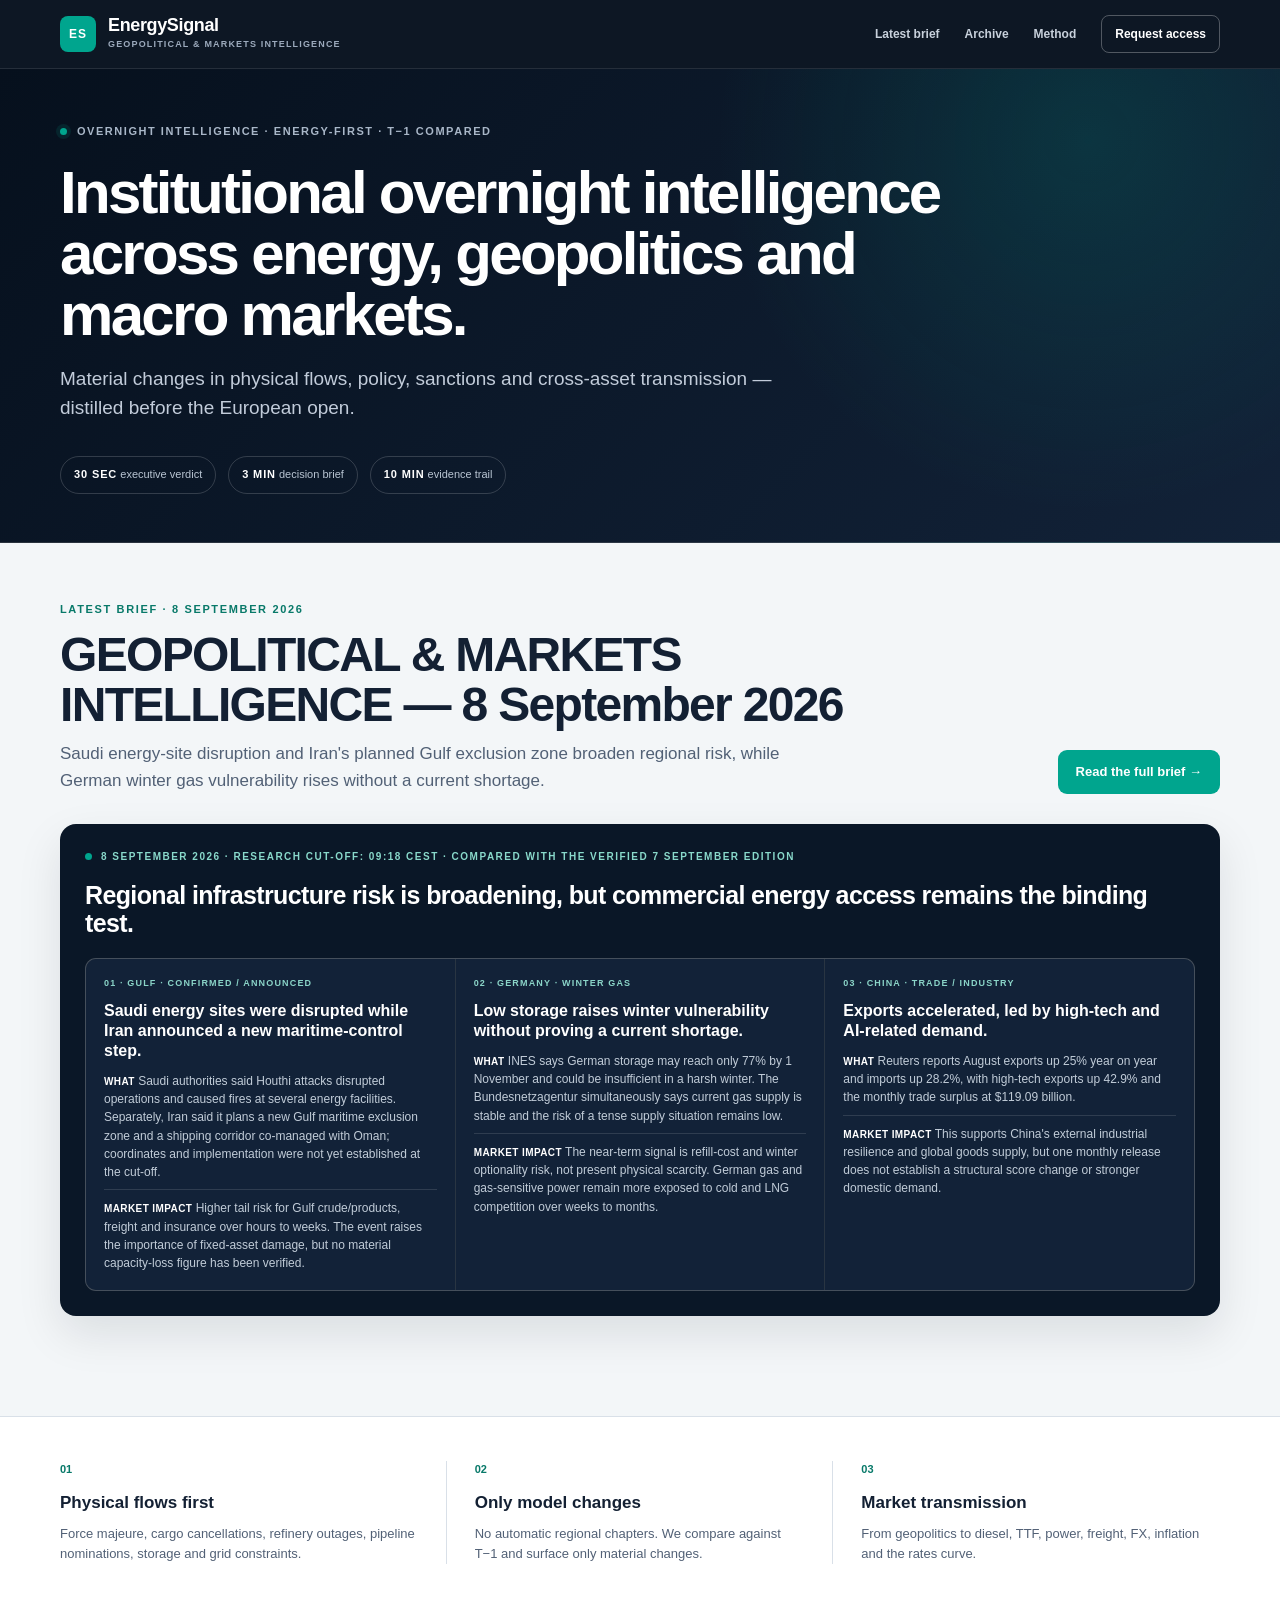
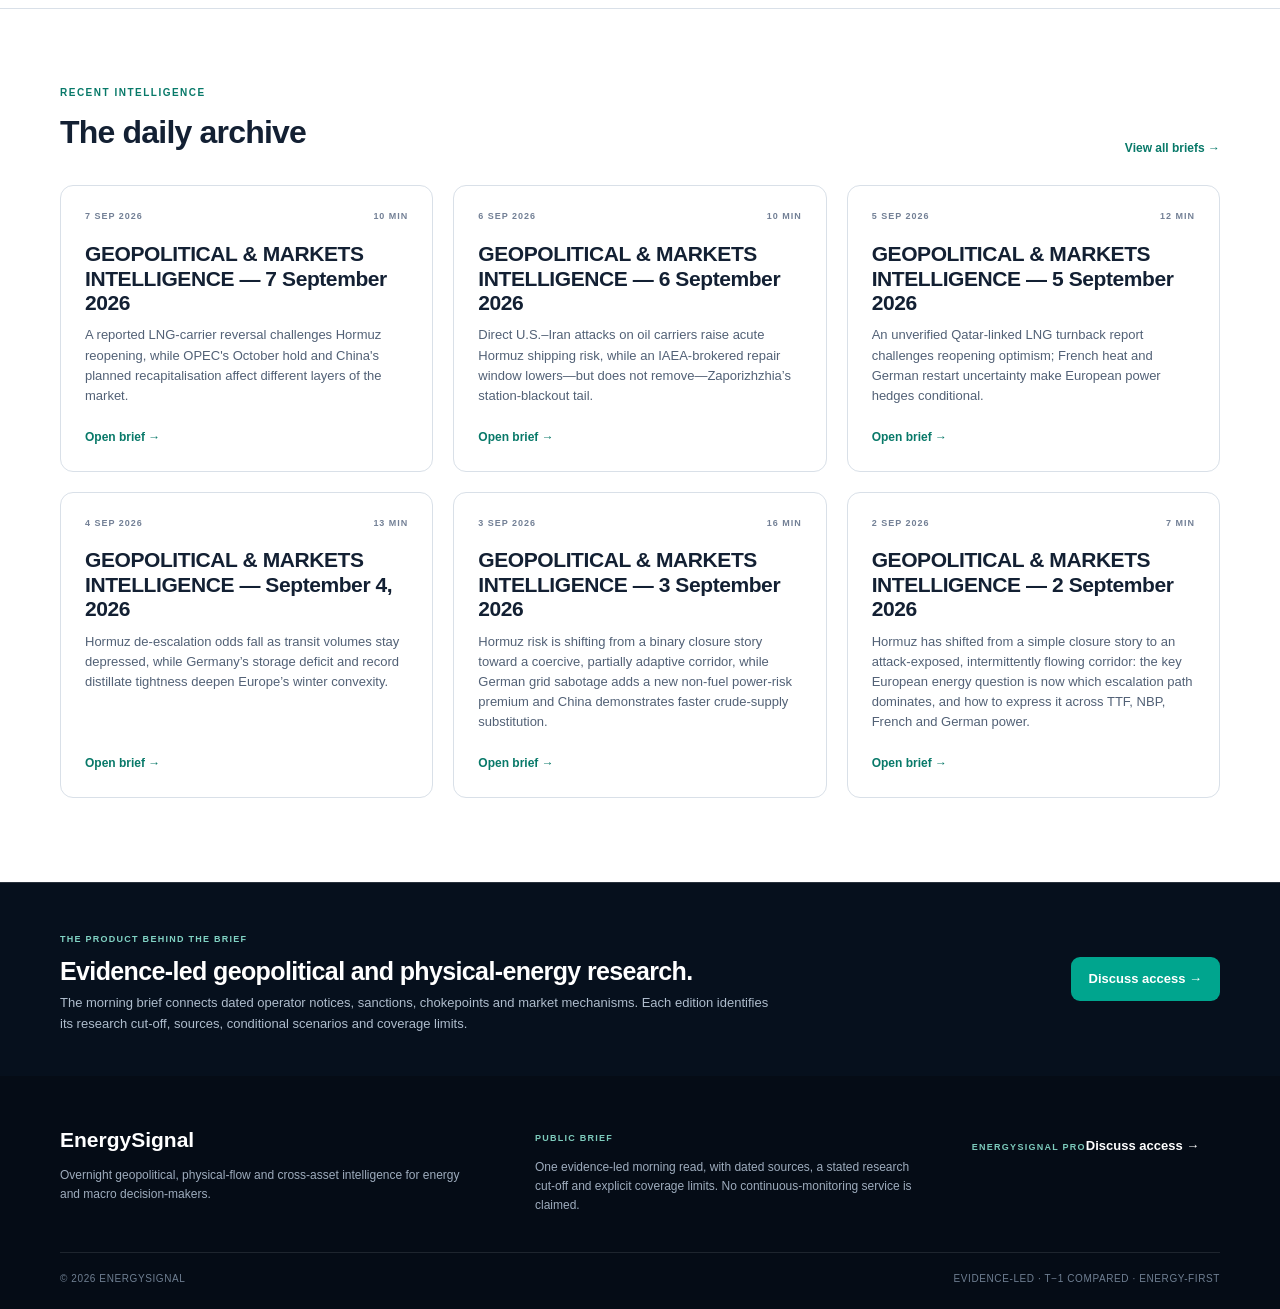
<file: index.html>
<!doctype html>
<html lang="en">
<head>
<meta charset="utf-8">
<meta name="viewport" content="width=device-width, initial-scale=1">
<title>EnergySignal — Geopolitical & Markets Intelligence</title>
<meta name="description" content="Institutional overnight intelligence across energy, geopolitics and macro markets.">
<link rel="stylesheet" href="assets/style.css">
</head>
<body class="es-body">
<header class="site-header">
<div class="site-shell header-inner">
<a class="brand" href="./" aria-label="EnergySignal home"><span class="brand-mark" aria-hidden="true">ES</span><span class="brand-copy"><strong>EnergySignal</strong><small>Geopolitical &amp; markets intelligence</small></span></a>
<nav class="primary-nav" aria-label="Primary navigation"><a href="./">Latest brief</a><a href="category/geopolitical-markets-intelligence/">Archive</a><a href="#method">Method</a><a class="nav-cta" href="mailto:loic@baconnier.com?subject=EnergySignal%20access">Request access</a></nav>
</div>
</header>
<main class="showcase-home">
<section class="home-hero"><div class="site-shell home-hero-inner"><div class="home-eyebrow"><span class="status-dot"></span> Overnight intelligence · Energy-first · T−1 compared</div><h1>Institutional overnight intelligence across energy, geopolitics and macro markets.</h1><p>Material changes in physical flows, policy, sanctions and cross-asset transmission — distilled before the European open.</p><div class="hero-proof"><span><b>30 sec</b> executive verdict</span><span><b>3 min</b> decision brief</span><span><b>10 min</b> evidence trail</span></div></div></section>
<section class="latest-brief"><div class="site-shell"><div class="section-kicker">LATEST BRIEF · 8 SEPTEMBER 2026</div><div class="latest-heading-row"><div><h2><a href="geopolitical-markets-intelligence-2026-09-08/">GEOPOLITICAL &amp; MARKETS INTELLIGENCE — 8 September 2026</a></h2><p>Saudi energy-site disruption and Iran's planned Gulf exclusion zone broaden regional risk, while German winter gas vulnerability rises without a current shortage.</p></div><a class="primary-button" href="geopolitical-markets-intelligence-2026-09-08/">Read the full brief →</a></div>
<div class="home-verdict"><section id="overnight-take" class="brief-verdict"><div class="brief-label">8 September 2026 · Research cut-off: 09:18 CEST · Compared with the verified 7 September edition</div><h2>Regional infrastructure risk is broadening, but commercial energy access remains the binding test.</h2><div class="verdict-grid"><article id="event-gulf-escalation" class="verdict-card"><span class="event-num">01 · GULF · CONFIRMED / ANNOUNCED</span><h3>Saudi energy sites were disrupted while Iran announced a new maritime-control step.</h3><p><b>WHAT</b> Saudi authorities said Houthi attacks disrupted operations and caused fires at several energy facilities. Separately, Iran said it plans a new Gulf maritime exclusion zone and a shipping corridor co-managed with Oman; coordinates and implementation were not yet established at the cut-off.</p><p class="impact-line"><b>MARKET IMPACT</b> Higher tail risk for Gulf crude/products, freight and insurance over hours to weeks. The event raises the importance of fixed-asset damage, but no material capacity-loss figure has been verified.</p></article><article id="event-germany-gas" class="verdict-card"><span class="event-num">02 · GERMANY · WINTER GAS</span><h3>Low storage raises winter vulnerability without proving a current shortage.</h3><p><b>WHAT</b> INES says German storage may reach only 77% by 1 November and could be insufficient in a harsh winter. The Bundesnetzagentur simultaneously says current gas supply is stable and the risk of a tense supply situation remains low.</p><p class="impact-line"><b>MARKET IMPACT</b> The near-term signal is refill-cost and winter optionality risk, not present physical scarcity. German gas and gas-sensitive power remain more exposed to cold and LNG competition over weeks to months.</p></article><article id="event-china-trade" class="verdict-card"><span class="event-num">03 · CHINA · TRADE / INDUSTRY</span><h3>Exports accelerated, led by high-tech and AI-related demand.</h3><p><b>WHAT</b> Reuters reports August exports up 25% year on year and imports up 28.2%, with high-tech exports up 42.9% and the monthly trade surplus at $119.09 billion.</p><p class="impact-line"><b>MARKET IMPACT</b> This supports China's external industrial resilience and global goods supply, but one monthly release does not establish a structural score change or stronger domestic demand.</p></article></div></section></div></div></section>
<section id="method" class="method-strip"><div class="site-shell method-grid"><div><span>01</span><strong>Physical flows first</strong><p>Force majeure, cargo cancellations, refinery outages, pipeline nominations, storage and grid constraints.</p></div><div><span>02</span><strong>Only model changes</strong><p>No automatic regional chapters. We compare against T−1 and surface only material changes.</p></div><div><span>03</span><strong>Market transmission</strong><p>From geopolitics to diesel, TTF, power, freight, FX, inflation and the rates curve.</p></div></div></section>
<section class="recent-section"><div class="site-shell"><div class="section-heading"><div><span>RECENT INTELLIGENCE</span><h2>The daily archive</h2></div><a href="category/geopolitical-markets-intelligence/">View all briefs →</a></div><div class="brief-card-grid">
<article class="brief-card"><div class="brief-card-meta"><span>7 SEP 2026</span><span>10 min</span></div><h3><a href="geopolitical-markets-intelligence-2026-09-07/">GEOPOLITICAL &amp; MARKETS INTELLIGENCE — 7 September 2026</a></h3><p>A reported LNG-carrier reversal challenges Hormuz reopening, while OPEC's October hold and China's planned recapitalisation affect different layers of the market.</p><a class="text-link" href="geopolitical-markets-intelligence-2026-09-07/">Open brief →</a></article>
<article class="brief-card"><div class="brief-card-meta"><span>6 SEP 2026</span><span>10 min</span></div><h3><a href="geopolitical-markets-intelligence-2026-09-06/">GEOPOLITICAL &amp; MARKETS INTELLIGENCE — 6 September 2026</a></h3><p>Direct U.S.–Iran attacks on oil carriers raise acute Hormuz shipping risk, while an IAEA-brokered repair window lowers—but does not remove—Zaporizhzhia’s station-blackout tail.</p><a class="text-link" href="geopolitical-markets-intelligence-2026-09-06/">Open brief →</a></article>
<article class="brief-card"><div class="brief-card-meta"><span>5 SEP 2026</span><span>12 min</span></div><h3><a href="geopolitical-markets-intelligence-2026-09-05/">GEOPOLITICAL &amp; MARKETS INTELLIGENCE — 5 September 2026</a></h3><p>An unverified Qatar-linked LNG turnback report challenges reopening optimism; French heat and German restart uncertainty make European power hedges conditional.</p><a class="text-link" href="geopolitical-markets-intelligence-2026-09-05/">Open brief →</a></article>
<article class="brief-card"><div class="brief-card-meta"><span>4 SEP 2026</span><span>13 min</span></div><h3><a href="geopolitical-markets-intelligence-2026-09-04/">GEOPOLITICAL &amp; MARKETS INTELLIGENCE — September 4, 2026</a></h3><p>Hormuz de-escalation odds fall as transit volumes stay depressed, while Germany’s storage deficit and record distillate tightness deepen Europe’s winter convexity.</p><a class="text-link" href="geopolitical-markets-intelligence-2026-09-04/">Open brief →</a></article>
<article class="brief-card"><div class="brief-card-meta"><span>3 SEP 2026</span><span>16 min</span></div><h3><a href="geopolitical-markets-intelligence-2026-09-03/">GEOPOLITICAL &amp; MARKETS INTELLIGENCE — 3 September 2026</a></h3><p>Hormuz risk is shifting from a binary closure story toward a coercive, partially adaptive corridor, while German grid sabotage adds a new non-fuel power-risk premium and China demonstrates faster crude-supply substitution.</p><a class="text-link" href="geopolitical-markets-intelligence-2026-09-03/">Open brief →</a></article>
<article class="brief-card"><div class="brief-card-meta"><span>2 SEP 2026</span><span>7 min</span></div><h3><a href="geopolitical-markets-intelligence-2026-09-02/">GEOPOLITICAL &amp; MARKETS INTELLIGENCE — 2 September 2026</a></h3><p>Hormuz has shifted from a simple closure story to an attack-exposed, intermittently flowing corridor: the key European energy question is now which escalation path dominates, and how to express it across TTF, NBP, French and German power.</p><a class="text-link" href="geopolitical-markets-intelligence-2026-09-02/">Open brief →</a></article>
</div></div></section>
<section class="product-cta home-product-cta"><div class="site-shell product-cta-inner"><div><span>THE PRODUCT BEHIND THE BRIEF</span><h2>Evidence-led geopolitical and physical-energy research.</h2><p>The morning brief connects dated operator notices, sanctions, chokepoints and market mechanisms. Each edition identifies its research cut-off, sources, conditional scenarios and coverage limits.</p></div><a href="mailto:loic@baconnier.com?subject=EnergySignal%20access">Discuss access →</a></div></section>
</main>
<footer class="site-footer"><div class="site-shell footer-grid"><div><a class="footer-brand" href="./">EnergySignal</a><p>Overnight geopolitical, physical-flow and cross-asset intelligence for energy and macro decision-makers.</p></div><div><span class="footer-label">PUBLIC BRIEF</span><p>One evidence-led morning read, with dated sources, a stated research cut-off and explicit coverage limits. No continuous-monitoring service is claimed.</p></div><div class="footer-contact"><span class="footer-label">ENERGYSIGNAL PRO</span><a href="mailto:loic@baconnier.com?subject=EnergySignal%20access">Discuss access →</a></div></div><div class="site-shell footer-bottom"><span>© 2026 EnergySignal</span><span>Evidence-led · T−1 compared · Energy-first</span></div></footer>
</body>
</html>
</file>
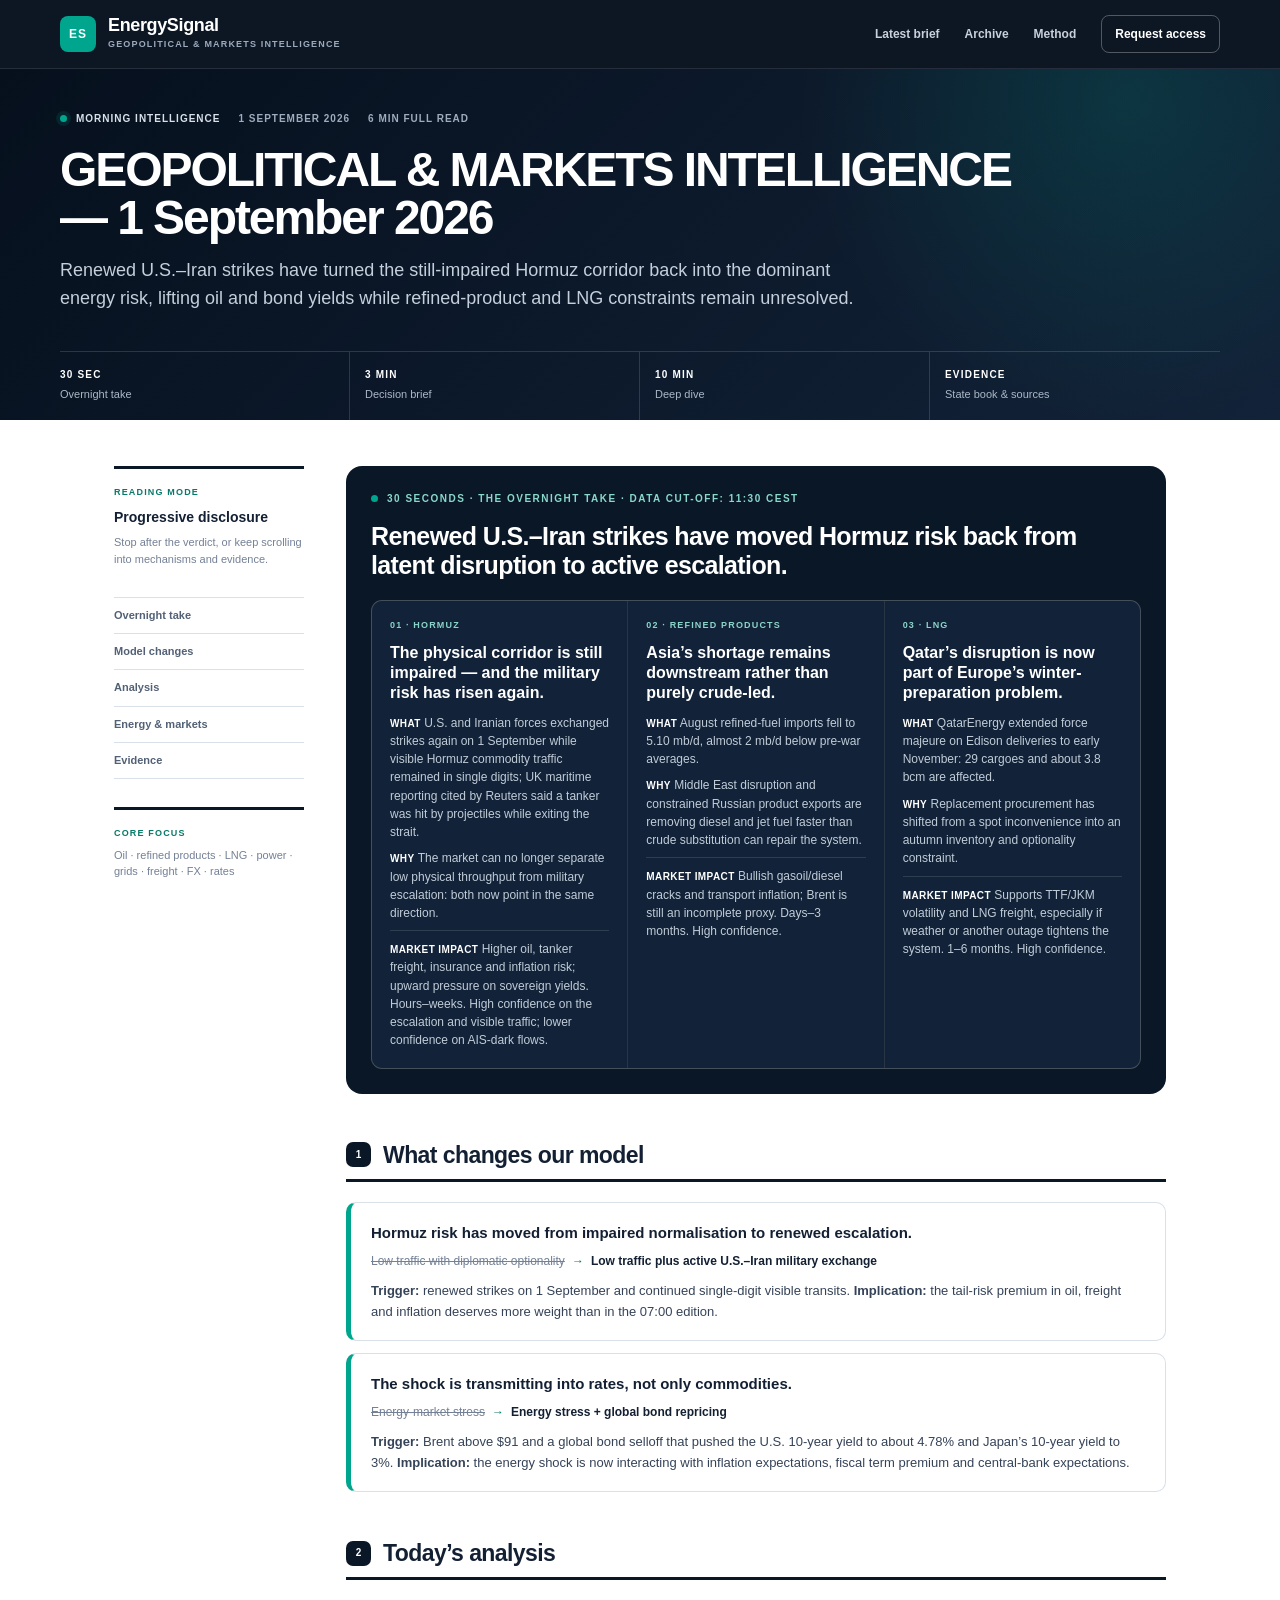
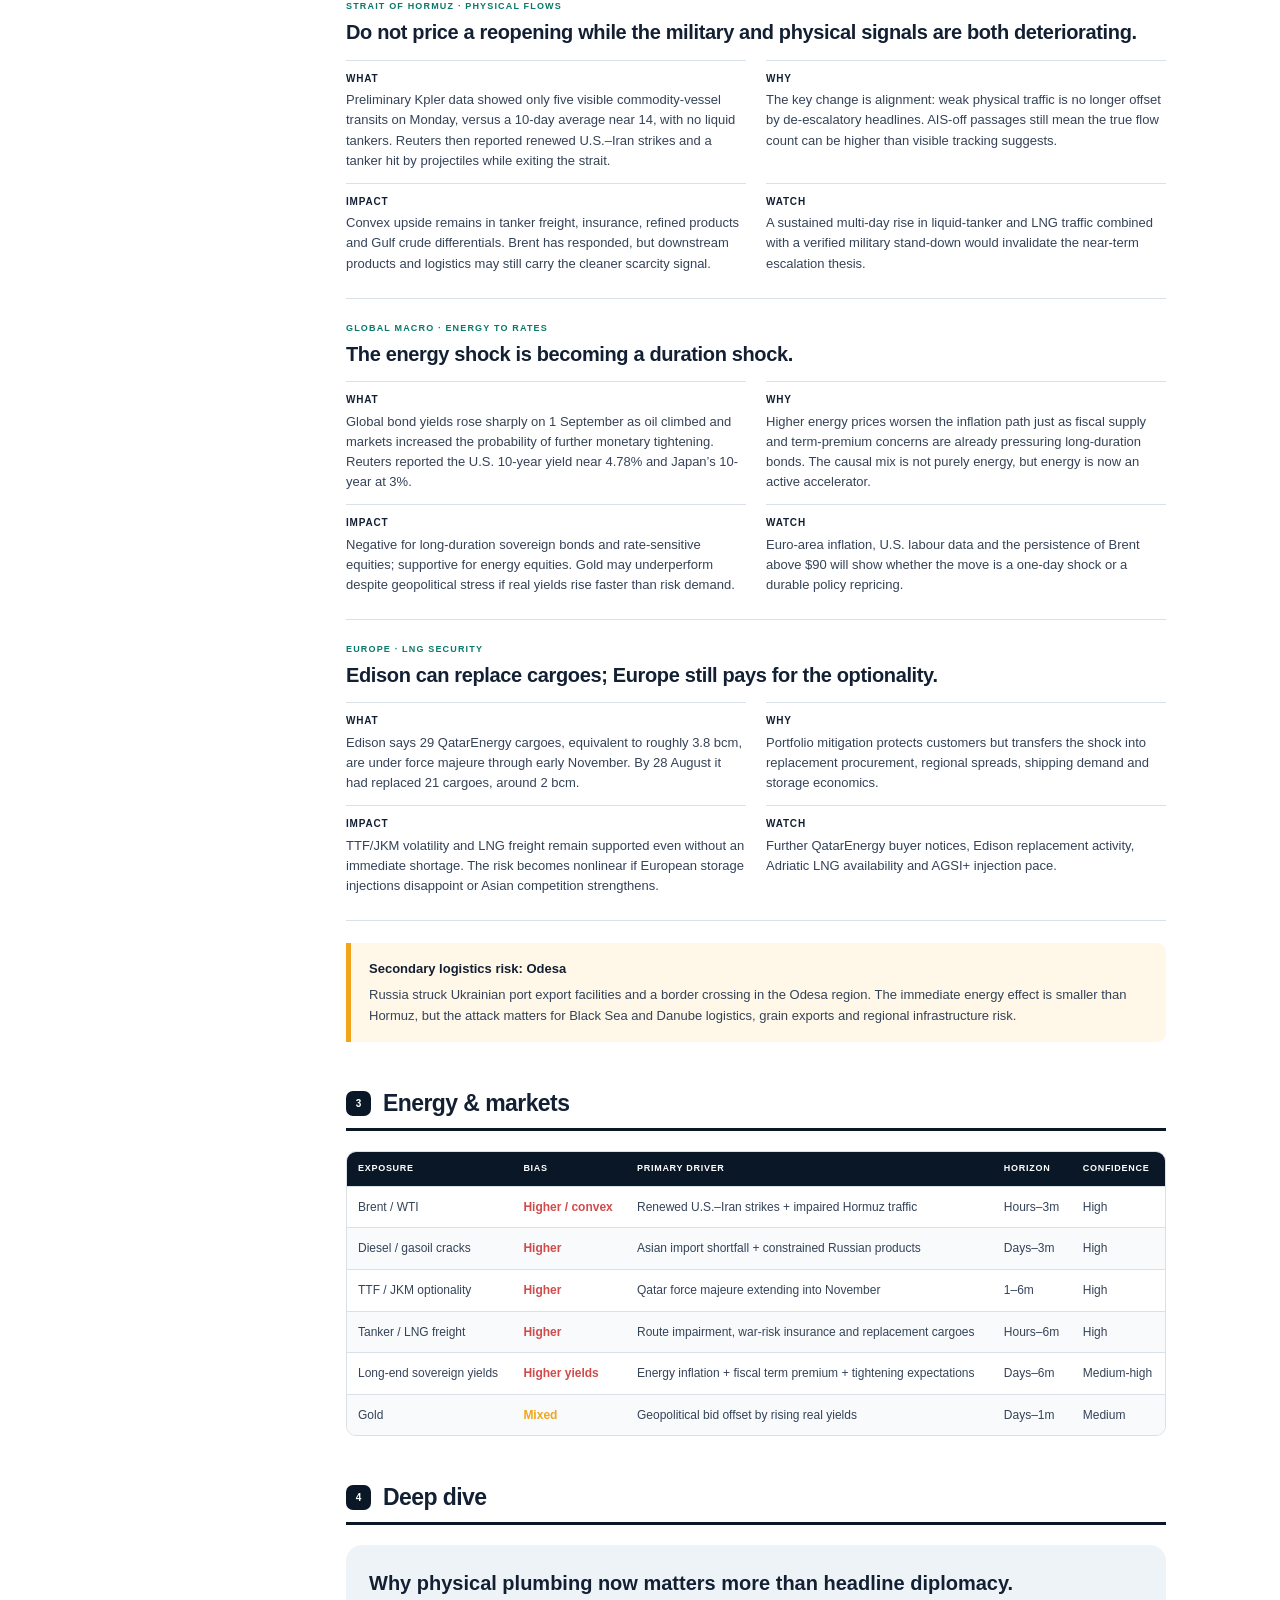
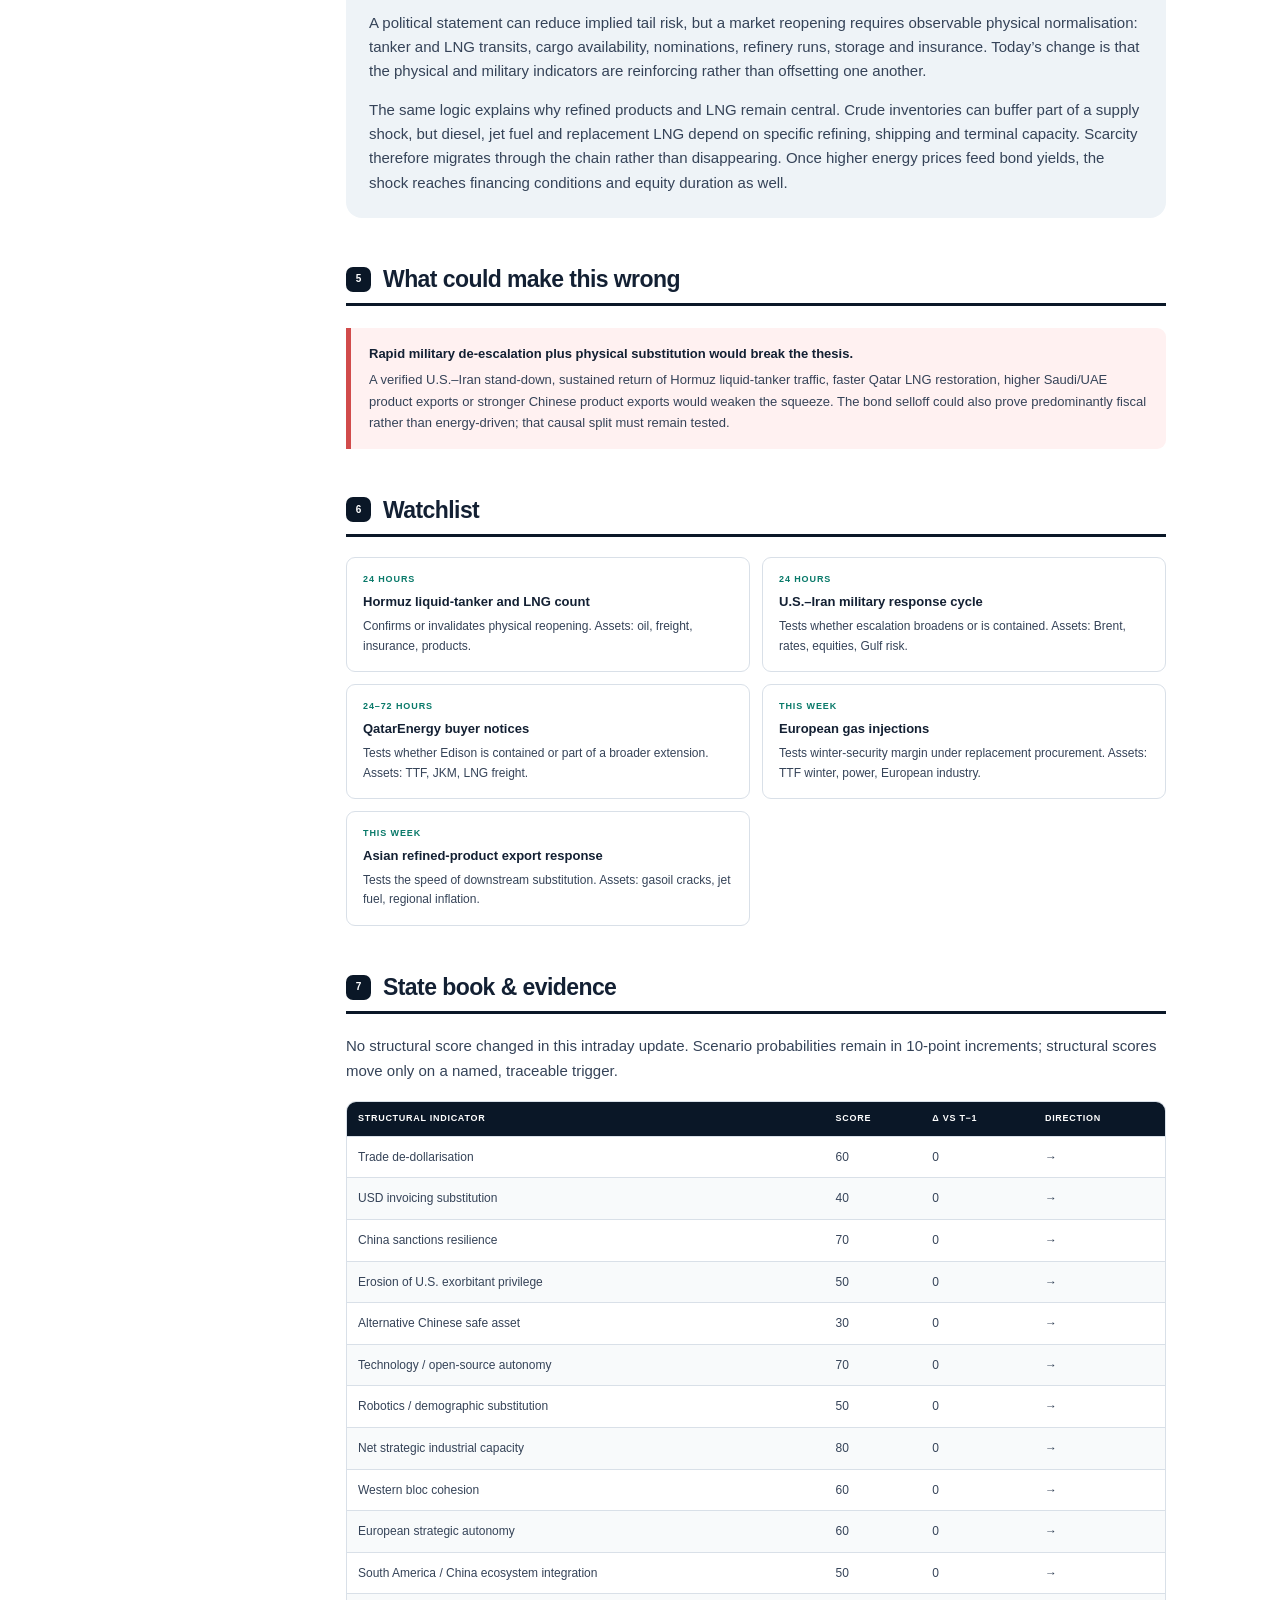
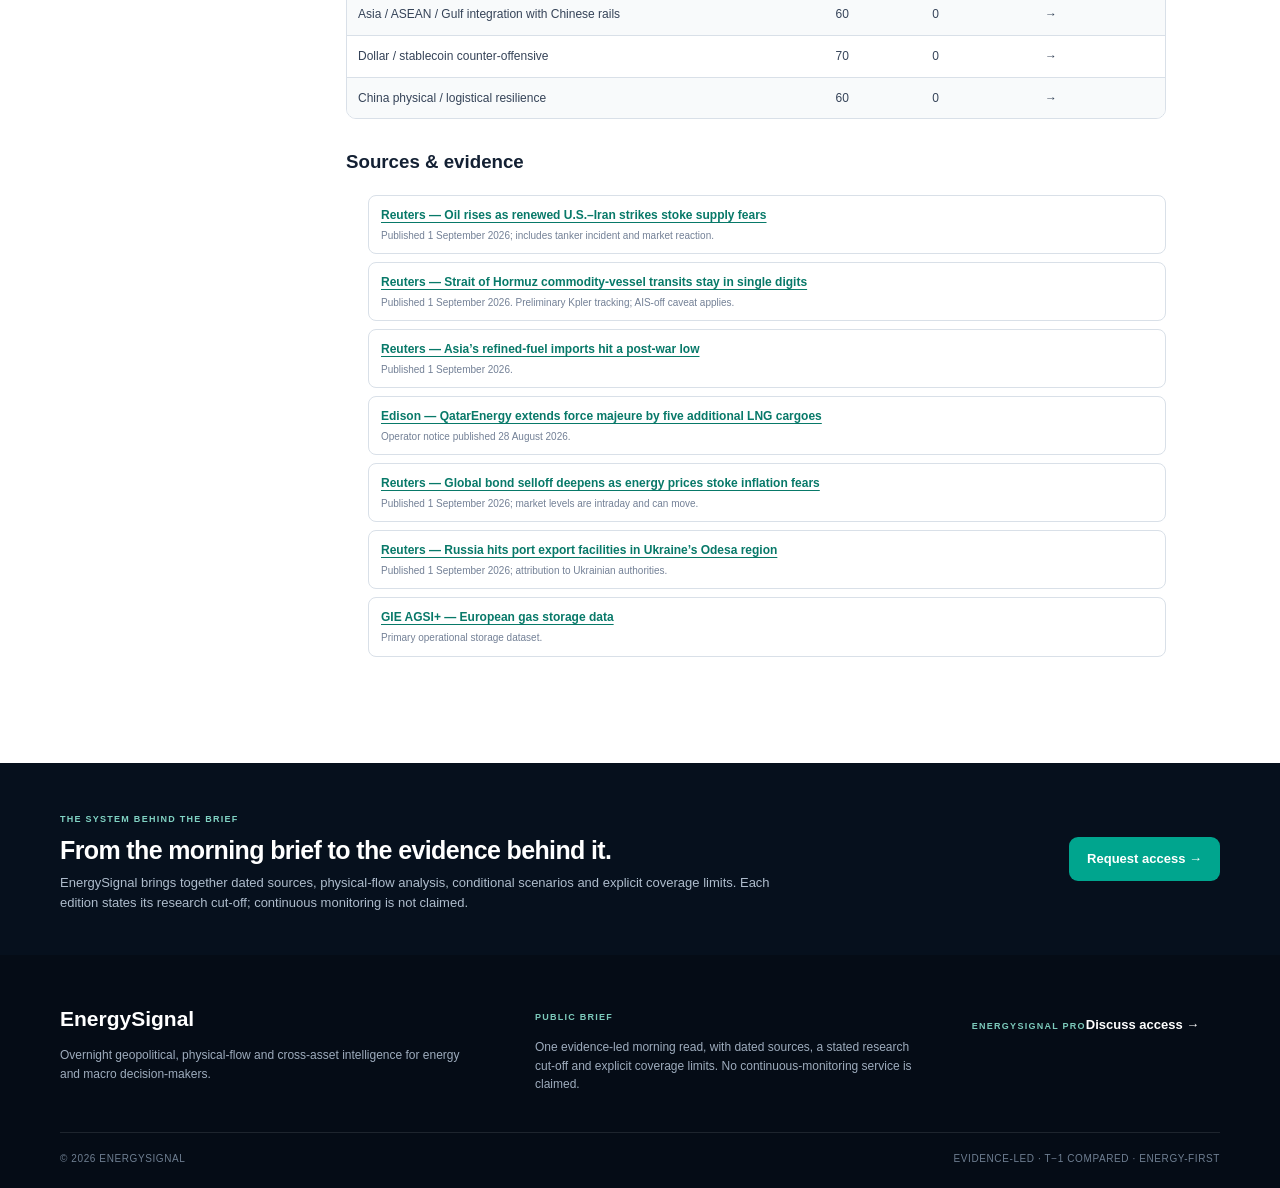
<file: geopolitical-markets-intelligence-2026-09-01/index.html>
<!doctype html><html lang="en"><head><meta charset="utf-8"><meta name="viewport" content="width=device-width,initial-scale=1"><title>GEOPOLITICAL & MARKETS INTELLIGENCE — 1 September 2026</title><link rel="stylesheet" href="../assets/style.css"></head><body class="es-body"><header class="site-header"><div class="site-shell header-inner"><a class="brand" href="../" aria-label="EnergySignal home"><span class="brand-mark" aria-hidden="true">ES</span><span class="brand-copy"><strong>EnergySignal</strong><small>Geopolitical &amp; markets intelligence</small></span></a><nav class="primary-nav" aria-label="Primary navigation"><a href="../">Latest brief</a><a href="../category/geopolitical-markets-intelligence/">Archive</a><a href="../#method">Method</a><a class="nav-cta" href="mailto:loic@baconnier.com?subject=EnergySignal%20access">Request access</a></nav></div></header><main><article class="brief-page"><header class="brief-hero"><div class="site-shell brief-hero-inner"><div class="brief-meta-row"><span class="status-pill"><i aria-hidden="true"></i> Morning intelligence</span><span>1 SEPTEMBER 2026</span><span>6 min full read</span></div><h1>GEOPOLITICAL &amp; MARKETS INTELLIGENCE — 1 September 2026</h1><p class="brief-standfirst">Renewed U.S.–Iran strikes have turned the still-impaired Hormuz corridor back into the dominant energy risk, lifting oil and bond yields while refined-product and LNG constraints remain unresolved.</p><nav class="zoom-nav" aria-label="Reading levels"><a href="#overnight-take"><b>30 SEC</b><span>Overnight take</span></a><a href="#model-change"><b>3 MIN</b><span>Decision brief</span></a><a href="#deep-dive"><b>10 MIN</b><span>Deep dive</span></a><a href="#evidence"><b>EVIDENCE</b><span>State book &amp; sources</span></a></nav></div></header><section class="brief-reading-area"><div class="site-shell reading-grid"><aside class="reading-rail" aria-label="Brief navigation"><div class="rail-card"><span>READING MODE</span><strong>Progressive disclosure</strong><p>Stop after the verdict, or keep scrolling into mechanisms and evidence.</p></div><nav class="rail-links"><a href="#overnight-take">Overnight take</a><a href="#model-change">Model changes</a><a href="#analysis">Analysis</a><a href="#energy-markets">Energy &amp; markets</a><a href="#evidence">Evidence</a></nav><div class="rail-focus"><span>CORE FOCUS</span><p>Oil · refined products · LNG · power · grids · freight · FX · rates</p></div></aside><div class="brief-content"><section id="overnight-take" class="brief-verdict"><div class="brief-label">30 seconds · The overnight take · Data cut-off: 11:30 CEST</div><h2>Renewed U.S.–Iran strikes have moved Hormuz risk back from latent disruption to active escalation.</h2><div class="verdict-grid"><article id="event-hormuz" class="verdict-card"><span class="event-num">01 · HORMUZ</span><h3>The physical corridor is still impaired — and the military risk has risen again.</h3><p><b>WHAT</b> U.S. and Iranian forces exchanged strikes again on 1 September while visible Hormuz commodity traffic remained in single digits; UK maritime reporting cited by Reuters said a tanker was hit by projectiles while exiting the strait.</p><p><b>WHY</b> The market can no longer separate low physical throughput from military escalation: both now point in the same direction.</p><p class="impact-line"><b>MARKET IMPACT</b> Higher oil, tanker freight, insurance and inflation risk; upward pressure on sovereign yields. Hours–weeks. High confidence on the escalation and visible traffic; lower confidence on AIS-dark flows.</p></article><article id="event-refined-products" class="verdict-card"><span class="event-num">02 · REFINED PRODUCTS</span><h3>Asia’s shortage remains downstream rather than purely crude-led.</h3><p><b>WHAT</b> August refined-fuel imports fell to 5.10 mb/d, almost 2 mb/d below pre-war averages.</p><p><b>WHY</b> Middle East disruption and constrained Russian product exports are removing diesel and jet fuel faster than crude substitution can repair the system.</p><p class="impact-line"><b>MARKET IMPACT</b> Bullish gasoil/diesel cracks and transport inflation; Brent is still an incomplete proxy. Days–3 months. High confidence.</p></article><article id="event-qatar-lng" class="verdict-card"><span class="event-num">03 · LNG</span><h3>Qatar’s disruption is now part of Europe’s winter-preparation problem.</h3><p><b>WHAT</b> QatarEnergy extended force majeure on Edison deliveries to early November: 29 cargoes and about 3.8 bcm are affected.</p><p><b>WHY</b> Replacement procurement has shifted from a spot inconvenience into an autumn inventory and optionality constraint.</p><p class="impact-line"><b>MARKET IMPACT</b> Supports TTF/JKM volatility and LNG freight, especially if weather or another outage tightens the system. 1–6 months. High confidence.</p></article></div></section><section id="model-change" class="brief-section"><header class="brief-section-header"><span>1</span><h2>What changes our model</h2></header><div class="model-change-grid"><article class="model-change-card"><strong class="change-title">Hormuz risk has moved from impaired normalisation to renewed escalation.</strong><div class="change-flow"><span class="old">Low traffic with diplomatic optionality</span><span class="arrow">→</span><span class="new">Low traffic plus active U.S.–Iran military exchange</span></div><p><strong>Trigger:</strong> renewed strikes on 1 September and continued single-digit visible transits. <strong>Implication:</strong> the tail-risk premium in oil, freight and inflation deserves more weight than in the 07:00 edition.</p></article><article class="model-change-card"><strong class="change-title">The shock is transmitting into rates, not only commodities.</strong><div class="change-flow"><span class="old">Energy-market stress</span><span class="arrow">→</span><span class="new">Energy stress + global bond repricing</span></div><p><strong>Trigger:</strong> Brent above $91 and a global bond selloff that pushed the U.S. 10-year yield to about 4.78% and Japan’s 10-year yield to 3%. <strong>Implication:</strong> the energy shock is now interacting with inflation expectations, fiscal term premium and central-bank expectations.</p></article></div></section><section id="analysis" class="brief-section"><header class="brief-section-header"><span>2</span><h2>Today’s analysis</h2></header><article class="dossier"><span class="dossier-kicker">STRAIT OF HORMUZ · PHYSICAL FLOWS</span><h3>Do not price a reopening while the military and physical signals are both deteriorating.</h3><div class="fact-grid"><div><b>WHAT</b><p>Preliminary Kpler data showed only five visible commodity-vessel transits on Monday, versus a 10-day average near 14, with no liquid tankers. Reuters then reported renewed U.S.–Iran strikes and a tanker hit by projectiles while exiting the strait.</p></div><div><b>WHY</b><p>The key change is alignment: weak physical traffic is no longer offset by de-escalatory headlines. AIS-off passages still mean the true flow count can be higher than visible tracking suggests.</p></div><div><b>IMPACT</b><p>Convex upside remains in tanker freight, insurance, refined products and Gulf crude differentials. Brent has responded, but downstream products and logistics may still carry the cleaner scarcity signal.</p></div><div><b>WATCH</b><p>A sustained multi-day rise in liquid-tanker and LNG traffic combined with a verified military stand-down would invalidate the near-term escalation thesis.</p></div></div></article><article class="dossier"><span class="dossier-kicker">GLOBAL MACRO · ENERGY TO RATES</span><h3>The energy shock is becoming a duration shock.</h3><div class="fact-grid"><div><b>WHAT</b><p>Global bond yields rose sharply on 1 September as oil climbed and markets increased the probability of further monetary tightening. Reuters reported the U.S. 10-year yield near 4.78% and Japan’s 10-year at 3%.</p></div><div><b>WHY</b><p>Higher energy prices worsen the inflation path just as fiscal supply and term-premium concerns are already pressuring long-duration bonds. The causal mix is not purely energy, but energy is now an active accelerator.</p></div><div><b>IMPACT</b><p>Negative for long-duration sovereign bonds and rate-sensitive equities; supportive for energy equities. Gold may underperform despite geopolitical stress if real yields rise faster than risk demand.</p></div><div><b>WATCH</b><p>Euro-area inflation, U.S. labour data and the persistence of Brent above $90 will show whether the move is a one-day shock or a durable policy repricing.</p></div></div></article><article class="dossier"><span class="dossier-kicker">EUROPE · LNG SECURITY</span><h3>Edison can replace cargoes; Europe still pays for the optionality.</h3><div class="fact-grid"><div><b>WHAT</b><p>Edison says 29 QatarEnergy cargoes, equivalent to roughly 3.8 bcm, are under force majeure through early November. By 28 August it had replaced 21 cargoes, around 2 bcm.</p></div><div><b>WHY</b><p>Portfolio mitigation protects customers but transfers the shock into replacement procurement, regional spreads, shipping demand and storage economics.</p></div><div><b>IMPACT</b><p>TTF/JKM volatility and LNG freight remain supported even without an immediate shortage. The risk becomes nonlinear if European storage injections disappoint or Asian competition strengthens.</p></div><div><b>WATCH</b><p>Further QatarEnergy buyer notices, Edison replacement activity, Adriatic LNG availability and AGSI+ injection pace.</p></div></div></article><div class="brief-callout"><strong>Secondary logistics risk: Odesa</strong><p>Russia struck Ukrainian port export facilities and a border crossing in the Odesa region. The immediate energy effect is smaller than Hormuz, but the attack matters for Black Sea and Danube logistics, grain exports and regional infrastructure risk.</p></div></section><section id="energy-markets" class="brief-section"><header class="brief-section-header"><span>3</span><h2>Energy &amp; markets</h2></header><div class="table-wrap"><table><thead><tr><th>Exposure</th><th>Bias</th><th>Primary driver</th><th>Horizon</th><th>Confidence</th></tr></thead><tbody><tr><td>Brent / WTI</td><td><span class="direction-up">Higher / convex</span></td><td>Renewed U.S.–Iran strikes + impaired Hormuz traffic</td><td>Hours–3m</td><td>High</td></tr><tr><td>Diesel / gasoil cracks</td><td><span class="direction-up">Higher</span></td><td>Asian import shortfall + constrained Russian products</td><td>Days–3m</td><td>High</td></tr><tr><td>TTF / JKM optionality</td><td><span class="direction-up">Higher</span></td><td>Qatar force majeure extending into November</td><td>1–6m</td><td>High</td></tr><tr><td>Tanker / LNG freight</td><td><span class="direction-up">Higher</span></td><td>Route impairment, war-risk insurance and replacement cargoes</td><td>Hours–6m</td><td>High</td></tr><tr><td>Long-end sovereign yields</td><td><span class="direction-up">Higher yields</span></td><td>Energy inflation + fiscal term premium + tightening expectations</td><td>Days–6m</td><td>Medium-high</td></tr><tr><td>Gold</td><td><span class="direction-mixed">Mixed</span></td><td>Geopolitical bid offset by rising real yields</td><td>Days–1m</td><td>Medium</td></tr></tbody></table></div></section><section id="deep-dive" class="brief-section"><header class="brief-section-header"><span>4</span><h2>Deep dive</h2></header><div class="deep-dive"><h3>Why physical plumbing now matters more than headline diplomacy.</h3><p>A political statement can reduce implied tail risk, but a market reopening requires observable physical normalisation: tanker and LNG transits, cargo availability, nominations, refinery runs, storage and insurance. Today’s change is that the physical and military indicators are reinforcing rather than offsetting one another.</p><p>The same logic explains why refined products and LNG remain central. Crude inventories can buffer part of a supply shock, but diesel, jet fuel and replacement LNG depend on specific refining, shipping and terminal capacity. Scarcity therefore migrates through the chain rather than disappearing. Once higher energy prices feed bond yields, the shock reaches financing conditions and equity duration as well.</p></div></section><section class="brief-section"><header class="brief-section-header"><span>5</span><h2>What could make this wrong</h2></header><div class="brief-callout counter"><strong>Rapid military de-escalation plus physical substitution would break the thesis.</strong><p>A verified U.S.–Iran stand-down, sustained return of Hormuz liquid-tanker traffic, faster Qatar LNG restoration, higher Saudi/UAE product exports or stronger Chinese product exports would weaken the squeeze. The bond selloff could also prove predominantly fiscal rather than energy-driven; that causal split must remain tested.</p></div></section><section class="brief-section"><header class="brief-section-header"><span>6</span><h2>Watchlist</h2></header><div class="watch-grid"><article class="watch-card"><span>24 HOURS</span><strong>Hormuz liquid-tanker and LNG count</strong><p>Confirms or invalidates physical reopening. Assets: oil, freight, insurance, products.</p></article><article class="watch-card"><span>24 HOURS</span><strong>U.S.–Iran military response cycle</strong><p>Tests whether escalation broadens or is contained. Assets: Brent, rates, equities, Gulf risk.</p></article><article class="watch-card"><span>24–72 HOURS</span><strong>QatarEnergy buyer notices</strong><p>Tests whether Edison is contained or part of a broader extension. Assets: TTF, JKM, LNG freight.</p></article><article class="watch-card"><span>THIS WEEK</span><strong>European gas injections</strong><p>Tests winter-security margin under replacement procurement. Assets: TTF winter, power, European industry.</p></article><article class="watch-card"><span>THIS WEEK</span><strong>Asian refined-product export response</strong><p>Tests the speed of downstream substitution. Assets: gasoil cracks, jet fuel, regional inflation.</p></article></div></section><section id="evidence" class="brief-section"><header class="brief-section-header"><span>7</span><h2>State book &amp; evidence</h2></header><p class="state-note">No structural score changed in this intraday update. Scenario probabilities remain in 10-point increments; structural scores move only on a named, traceable trigger.</p><div class="table-wrap state-table"><table><thead><tr><th>Structural indicator</th><th>Score</th><th>Δ vs T−1</th><th>Direction</th></tr></thead><tbody><tr><td>Trade de-dollarisation</td><td>60</td><td>0</td><td>→</td></tr><tr><td>USD invoicing substitution</td><td>40</td><td>0</td><td>→</td></tr><tr><td>China sanctions resilience</td><td>70</td><td>0</td><td>→</td></tr><tr><td>Erosion of U.S. exorbitant privilege</td><td>50</td><td>0</td><td>→</td></tr><tr><td>Alternative Chinese safe asset</td><td>30</td><td>0</td><td>→</td></tr><tr><td>Technology / open-source autonomy</td><td>70</td><td>0</td><td>→</td></tr><tr><td>Robotics / demographic substitution</td><td>50</td><td>0</td><td>→</td></tr><tr><td>Net strategic industrial capacity</td><td>80</td><td>0</td><td>→</td></tr><tr><td>Western bloc cohesion</td><td>60</td><td>0</td><td>→</td></tr><tr><td>European strategic autonomy</td><td>60</td><td>0</td><td>→</td></tr><tr><td>South America / China ecosystem integration</td><td>50</td><td>0</td><td>→</td></tr><tr><td>Asia / ASEAN / Gulf integration with Chinese rails</td><td>60</td><td>0</td><td>→</td></tr><tr><td>Dollar / stablecoin counter-offensive</td><td>70</td><td>0</td><td>→</td></tr><tr><td>China physical / logistical resilience</td><td>60</td><td>0</td><td>→</td></tr></tbody></table></div><h3>Sources &amp; evidence</h3><ul class="source-list"><li><a href="https://www.reuters.com/business/energy/oil-prices-rise-latest-fighting-resurrects-middle-east-supply-disruption-risks-2026-09-01/">Reuters — Oil rises as renewed U.S.–Iran strikes stoke supply fears</a><small>Published 1 September 2026; includes tanker incident and market reaction.</small></li><li><a href="https://www.reuters.com/world/middle-east/strait-hormuz-commodity-vessel-transits-stay-single-digits-data-shows-2026-09-01/">Reuters — Strait of Hormuz commodity-vessel transits stay in single digits</a><small>Published 1 September 2026. Preliminary Kpler tracking; AIS-off caveat applies.</small></li><li><a href="https://www.reuters.com/commentary/reuters-open-interest/asias-refined-fuel-imports-hit-post-war-low-can-middle-east-help-2026-09-01/">Reuters — Asia’s refined-fuel imports hit a post-war low</a><small>Published 1 September 2026.</small></li><li><a href="https://www.edison.it/en/edison-qatarenergy-extends-force-majeure-additional-5-lng-cargoes">Edison — QatarEnergy extends force majeure by five additional LNG cargoes</a><small>Operator notice published 28 August 2026.</small></li><li><a href="https://www.reuters.com/world/china/global-markets-global-markets-2026-09-01/">Reuters — Global bond selloff deepens as energy prices stoke inflation fears</a><small>Published 1 September 2026; market levels are intraday and can move.</small></li><li><a href="https://www.reuters.com/world/europe/russia-hits-port-export-facilities-ukraines-odesa-region-kyiv-says-2026-09-01/">Reuters — Russia hits port export facilities in Ukraine’s Odesa region</a><small>Published 1 September 2026; attribution to Ukrainian authorities.</small></li><li><a href="https://agsi.gie.eu/">GIE AGSI+ — European gas storage data</a><small>Primary operational storage dataset.</small></li></ul></section></div></div></section><section class="product-cta"><div class="site-shell product-cta-inner"><div><span>THE SYSTEM BEHIND THE BRIEF</span><h2>From the morning brief to the evidence behind it.</h2><p>EnergySignal brings together dated sources, physical-flow analysis, conditional scenarios and explicit coverage limits. Each edition states its research cut-off; continuous monitoring is not claimed.</p></div><a href="mailto:loic@baconnier.com?subject=EnergySignal%20Pro">Request access →</a></div></section></article></main><footer class="site-footer"><div class="site-shell footer-grid"><div><a class="footer-brand" href="../">EnergySignal</a><p>Overnight geopolitical, physical-flow and cross-asset intelligence for energy and macro decision-makers.</p></div><div><span class="footer-label">PUBLIC BRIEF</span><p>One evidence-led morning read, with dated sources, a stated research cut-off and explicit coverage limits. No continuous-monitoring service is claimed.</p></div><div class="footer-contact"><span class="footer-label">ENERGYSIGNAL PRO</span><a href="mailto:loic@baconnier.com?subject=EnergySignal%20access">Discuss access →</a></div></div><div class="site-shell footer-bottom"><span>© 2026 EnergySignal</span><span>Evidence-led · T−1 compared · Energy-first</span></div></footer></body></html>
</file>
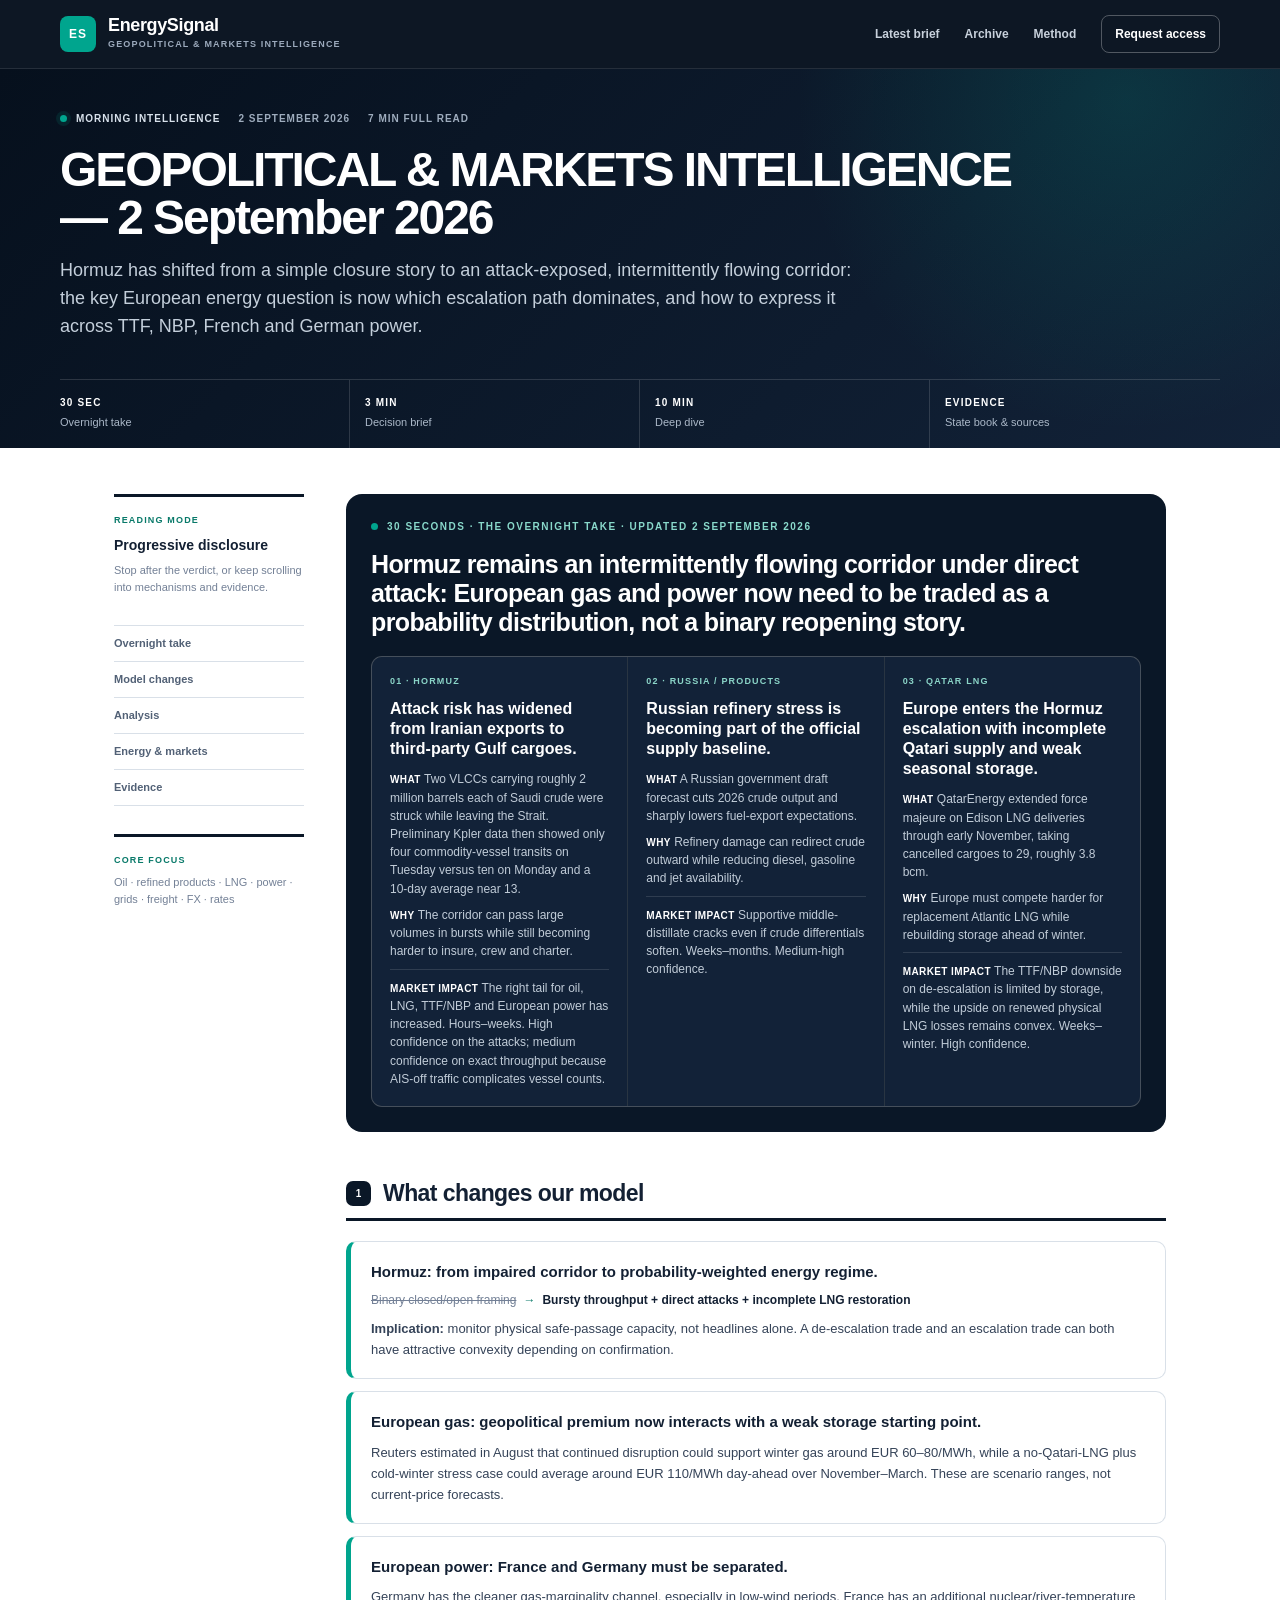
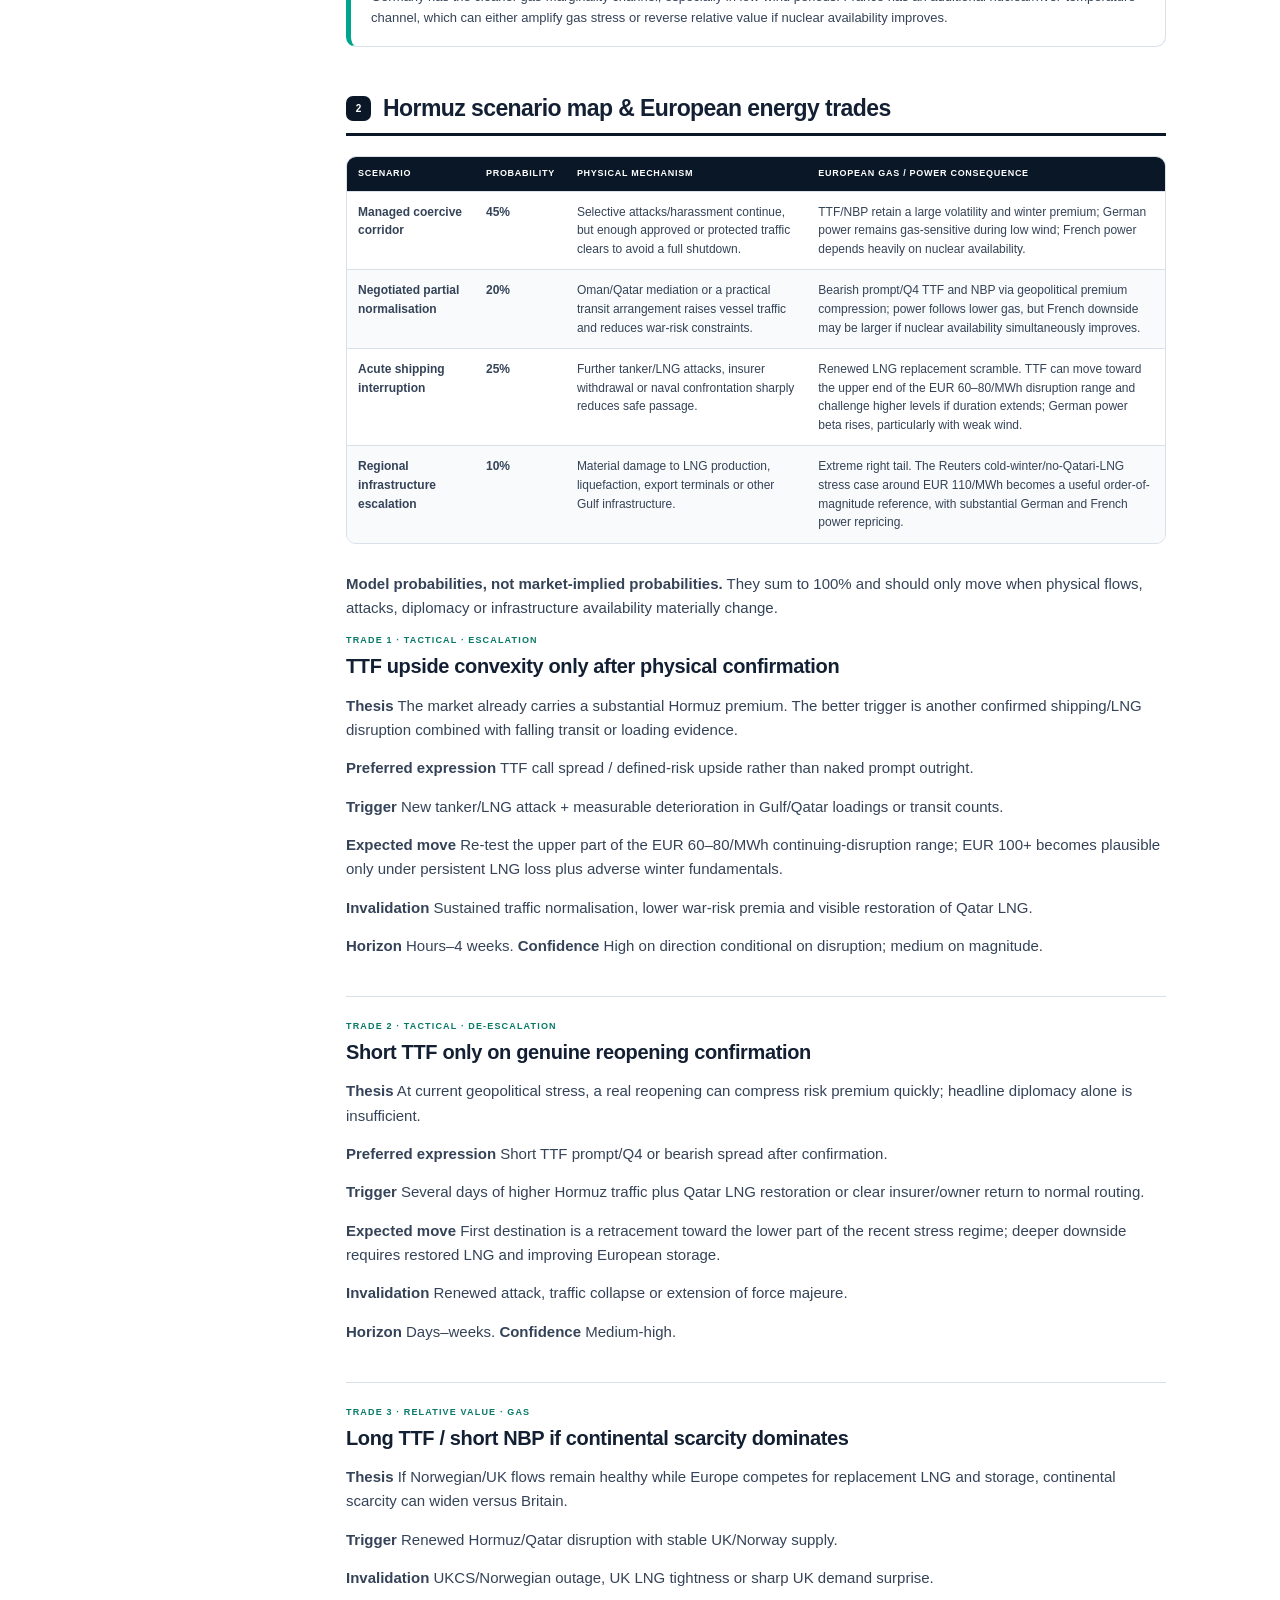
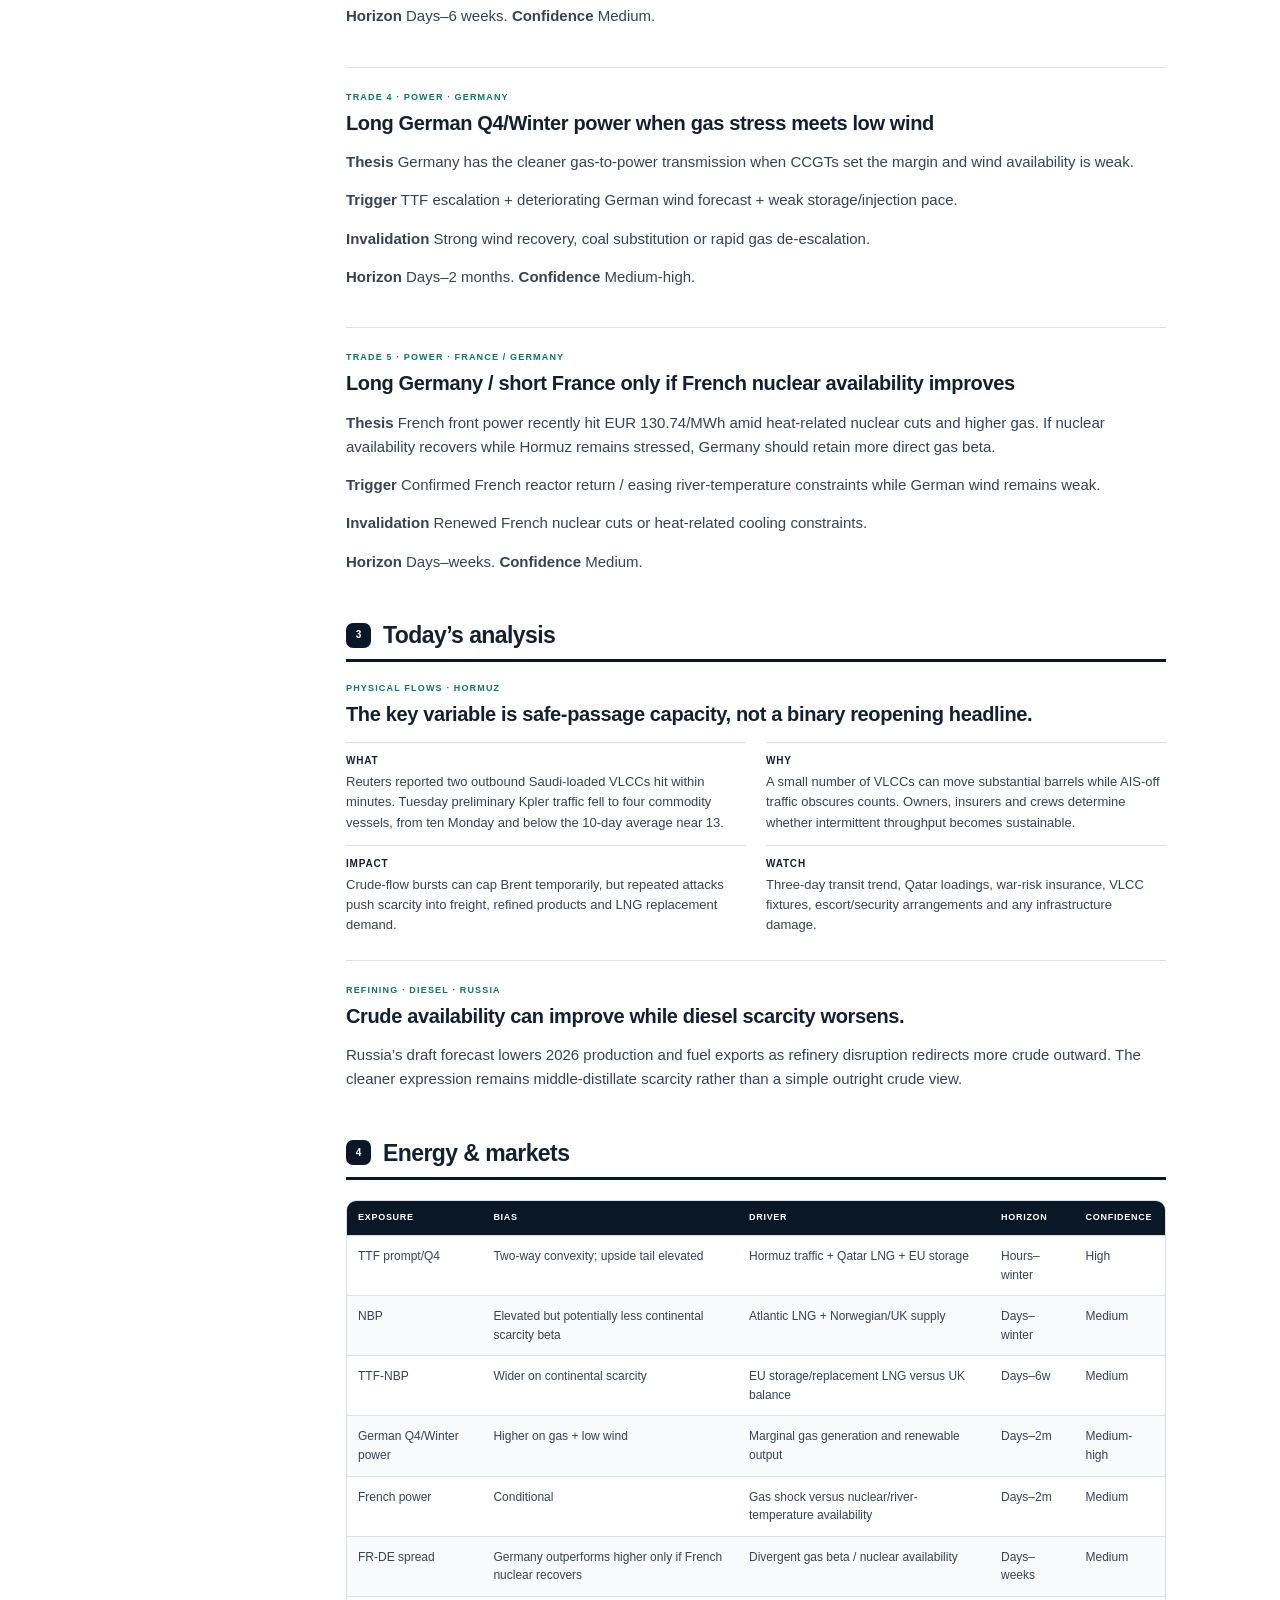
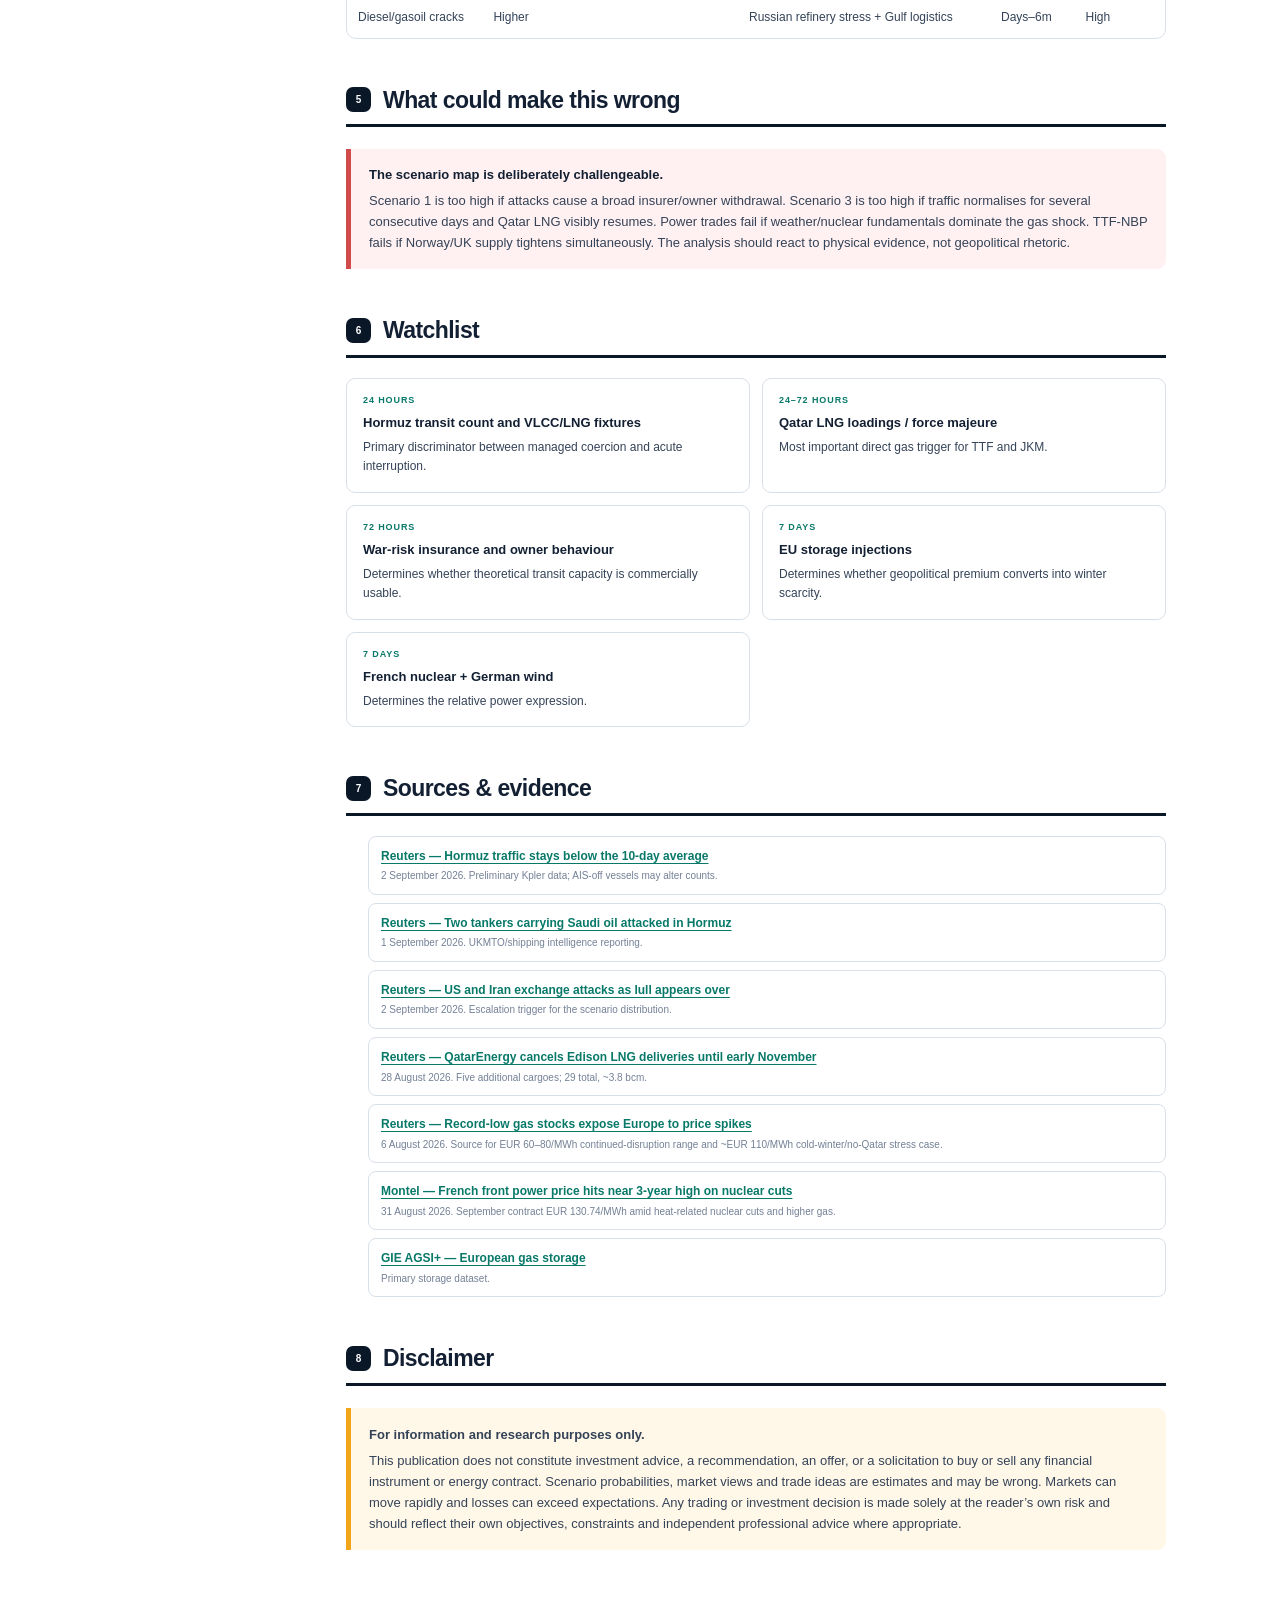
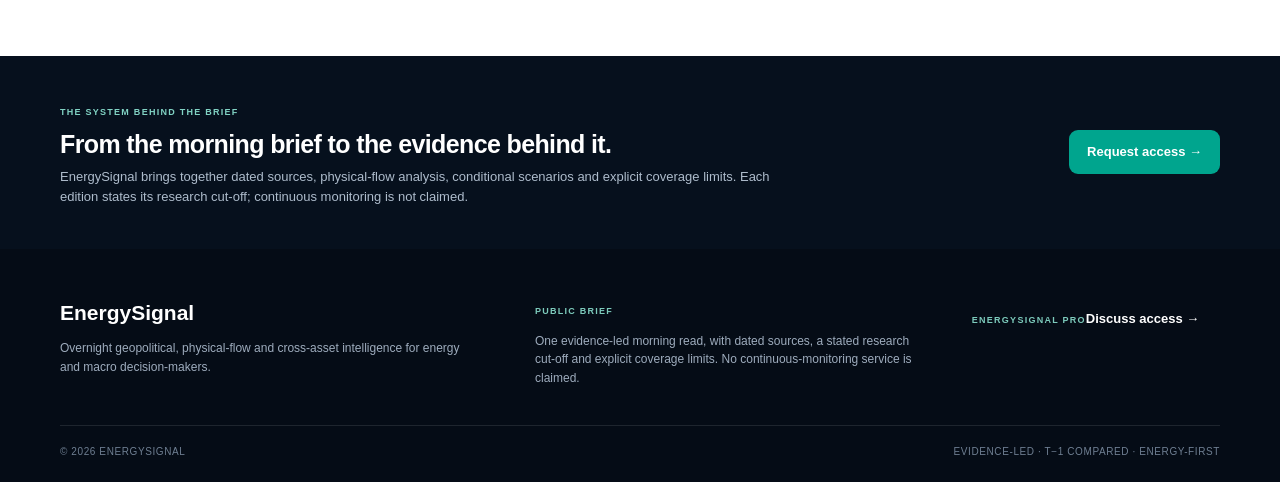
<file: geopolitical-markets-intelligence-2026-09-02/index.html>
<!doctype html><html lang="en"><head><meta charset="utf-8"><meta name="viewport" content="width=device-width,initial-scale=1"><title>GEOPOLITICAL & MARKETS INTELLIGENCE — 2 September 2026</title><link rel="stylesheet" href="../assets/style.css"></head><body class="es-body"><header class="site-header"><div class="site-shell header-inner"><a class="brand" href="../" aria-label="EnergySignal home"><span class="brand-mark" aria-hidden="true">ES</span><span class="brand-copy"><strong>EnergySignal</strong><small>Geopolitical &amp; markets intelligence</small></span></a><nav class="primary-nav" aria-label="Primary navigation"><a href="../">Latest brief</a><a href="../category/geopolitical-markets-intelligence/">Archive</a><a href="../#method">Method</a><a class="nav-cta" href="mailto:loic@baconnier.com?subject=EnergySignal%20access">Request access</a></nav></div></header><main><article class="brief-page"><header class="brief-hero"><div class="site-shell brief-hero-inner"><div class="brief-meta-row"><span class="status-pill"><i aria-hidden="true"></i> Morning intelligence</span><span>2 SEPTEMBER 2026</span><span>7 min full read</span></div><h1>GEOPOLITICAL &amp; MARKETS INTELLIGENCE — 2 September 2026</h1><p class="brief-standfirst">Hormuz has shifted from a simple closure story to an attack-exposed, intermittently flowing corridor: the key European energy question is now which escalation path dominates, and how to express it across TTF, NBP, French and German power.</p><nav class="zoom-nav" aria-label="Reading levels"><a href="#overnight-take"><b>30 SEC</b><span>Overnight take</span></a><a href="#model-change"><b>3 MIN</b><span>Decision brief</span></a><a href="#deep-dive"><b>10 MIN</b><span>Deep dive</span></a><a href="#evidence"><b>EVIDENCE</b><span>State book &amp; sources</span></a></nav></div></header><section class="brief-reading-area"><div class="site-shell reading-grid"><aside class="reading-rail" aria-label="Brief navigation"><div class="rail-card"><span>READING MODE</span><strong>Progressive disclosure</strong><p>Stop after the verdict, or keep scrolling into mechanisms and evidence.</p></div><nav class="rail-links"><a href="#overnight-take">Overnight take</a><a href="#model-change">Model changes</a><a href="#analysis">Analysis</a><a href="#energy-markets">Energy &amp; markets</a><a href="#evidence">Evidence</a></nav><div class="rail-focus"><span>CORE FOCUS</span><p>Oil · refined products · LNG · power · grids · freight · FX · rates</p></div></aside><div class="brief-content"><section id="overnight-take" class="brief-verdict"><div class="brief-label">30 seconds · The overnight take · Updated 2 September 2026</div><h2>Hormuz remains an intermittently flowing corridor under direct attack: European gas and power now need to be traded as a probability distribution, not a binary reopening story.</h2><div class="verdict-grid"><article id="event-hormuz" class="verdict-card"><span class="event-num">01 · HORMUZ</span><h3>Attack risk has widened from Iranian exports to third-party Gulf cargoes.</h3><p><b>WHAT</b> Two VLCCs carrying roughly 2 million barrels each of Saudi crude were struck while leaving the Strait. Preliminary Kpler data then showed only four commodity-vessel transits on Tuesday versus ten on Monday and a 10-day average near 13.</p><p><b>WHY</b> The corridor can pass large volumes in bursts while still becoming harder to insure, crew and charter.</p><p class="impact-line"><b>MARKET IMPACT</b> The right tail for oil, LNG, TTF/NBP and European power has increased. Hours–weeks. High confidence on the attacks; medium confidence on exact throughput because AIS-off traffic complicates vessel counts.</p></article><article id="event-russia-products" class="verdict-card"><span class="event-num">02 · RUSSIA / PRODUCTS</span><h3>Russian refinery stress is becoming part of the official supply baseline.</h3><p><b>WHAT</b> A Russian government draft forecast cuts 2026 crude output and sharply lowers fuel-export expectations.</p><p><b>WHY</b> Refinery damage can redirect crude outward while reducing diesel, gasoline and jet availability.</p><p class="impact-line"><b>MARKET IMPACT</b> Supportive middle-distillate cracks even if crude differentials soften. Weeks–months. Medium-high confidence.</p></article><article id="event-qatar-lng" class="verdict-card"><span class="event-num">03 · QATAR LNG</span><h3>Europe enters the Hormuz escalation with incomplete Qatari supply and weak seasonal storage.</h3><p><b>WHAT</b> QatarEnergy extended force majeure on Edison LNG deliveries through early November, taking cancelled cargoes to 29, roughly 3.8 bcm.</p><p><b>WHY</b> Europe must compete harder for replacement Atlantic LNG while rebuilding storage ahead of winter.</p><p class="impact-line"><b>MARKET IMPACT</b> The TTF/NBP downside on de-escalation is limited by storage, while the upside on renewed physical LNG losses remains convex. Weeks–winter. High confidence.</p></article></div></section><section id="model-change" class="brief-section"><header class="brief-section-header"><span>1</span><h2>What changes our model</h2></header><div class="model-change-grid"><article class="model-change-card"><strong class="change-title">Hormuz: from impaired corridor to probability-weighted energy regime.</strong><div class="change-flow"><span class="old">Binary closed/open framing</span><span class="arrow">→</span><span class="new">Bursty throughput + direct attacks + incomplete LNG restoration</span></div><p><strong>Implication:</strong> monitor physical safe-passage capacity, not headlines alone. A de-escalation trade and an escalation trade can both have attractive convexity depending on confirmation.</p></article><article class="model-change-card"><strong class="change-title">European gas: geopolitical premium now interacts with a weak storage starting point.</strong><p>Reuters estimated in August that continued disruption could support winter gas around EUR 60–80/MWh, while a no-Qatari-LNG plus cold-winter stress case could average around EUR 110/MWh day-ahead over November–March. These are scenario ranges, not current-price forecasts.</p></article><article class="model-change-card"><strong class="change-title">European power: France and Germany must be separated.</strong><p>Germany has the cleaner gas-marginality channel, especially in low-wind periods. France has an additional nuclear/river-temperature channel, which can either amplify gas stress or reverse relative value if nuclear availability improves.</p></article></div></section><section id="hormuz-scenarios" class="brief-section"><header class="brief-section-header"><span>2</span><h2>Hormuz scenario map &amp; European energy trades</h2></header><div class="table-wrap"><table><thead><tr><th>Scenario</th><th>Probability</th><th>Physical mechanism</th><th>European gas / power consequence</th></tr></thead><tbody><tr><td><b>Managed coercive corridor</b></td><td><b>45%</b></td><td>Selective attacks/harassment continue, but enough approved or protected traffic clears to avoid a full shutdown.</td><td>TTF/NBP retain a large volatility and winter premium; German power remains gas-sensitive during low wind; French power depends heavily on nuclear availability.</td></tr><tr><td><b>Negotiated partial normalisation</b></td><td><b>20%</b></td><td>Oman/Qatar mediation or a practical transit arrangement raises vessel traffic and reduces war-risk constraints.</td><td>Bearish prompt/Q4 TTF and NBP via geopolitical premium compression; power follows lower gas, but French downside may be larger if nuclear availability simultaneously improves.</td></tr><tr><td><b>Acute shipping interruption</b></td><td><b>25%</b></td><td>Further tanker/LNG attacks, insurer withdrawal or naval confrontation sharply reduces safe passage.</td><td>Renewed LNG replacement scramble. TTF can move toward the upper end of the EUR 60–80/MWh disruption range and challenge higher levels if duration extends; German power beta rises, particularly with weak wind.</td></tr><tr><td><b>Regional infrastructure escalation</b></td><td><b>10%</b></td><td>Material damage to LNG production, liquefaction, export terminals or other Gulf infrastructure.</td><td>Extreme right tail. The Reuters cold-winter/no-Qatari-LNG stress case around EUR 110/MWh becomes a useful order-of-magnitude reference, with substantial German and French power repricing.</td></tr></tbody></table></div><p class="state-note"><strong>Model probabilities, not market-implied probabilities.</strong> They sum to 100% and should only move when physical flows, attacks, diplomacy or infrastructure availability materially change.</p><article class="dossier"><span class="dossier-kicker">TRADE 1 · TACTICAL · ESCALATION</span><h3>TTF upside convexity only after physical confirmation</h3><p><b>Thesis</b> The market already carries a substantial Hormuz premium. The better trigger is another confirmed shipping/LNG disruption combined with falling transit or loading evidence.</p><p><b>Preferred expression</b> TTF call spread / defined-risk upside rather than naked prompt outright.</p><p><b>Trigger</b> New tanker/LNG attack + measurable deterioration in Gulf/Qatar loadings or transit counts.</p><p><b>Expected move</b> Re-test the upper part of the EUR 60–80/MWh continuing-disruption range; EUR 100+ becomes plausible only under persistent LNG loss plus adverse winter fundamentals.</p><p><b>Invalidation</b> Sustained traffic normalisation, lower war-risk premia and visible restoration of Qatar LNG.</p><p><b>Horizon</b> Hours–4 weeks. <b>Confidence</b> High on direction conditional on disruption; medium on magnitude.</p></article><article class="dossier"><span class="dossier-kicker">TRADE 2 · TACTICAL · DE-ESCALATION</span><h3>Short TTF only on genuine reopening confirmation</h3><p><b>Thesis</b> At current geopolitical stress, a real reopening can compress risk premium quickly; headline diplomacy alone is insufficient.</p><p><b>Preferred expression</b> Short TTF prompt/Q4 or bearish spread after confirmation.</p><p><b>Trigger</b> Several days of higher Hormuz traffic plus Qatar LNG restoration or clear insurer/owner return to normal routing.</p><p><b>Expected move</b> First destination is a retracement toward the lower part of the recent stress regime; deeper downside requires restored LNG and improving European storage.</p><p><b>Invalidation</b> Renewed attack, traffic collapse or extension of force majeure.</p><p><b>Horizon</b> Days–weeks. <b>Confidence</b> Medium-high.</p></article><article class="dossier"><span class="dossier-kicker">TRADE 3 · RELATIVE VALUE · GAS</span><h3>Long TTF / short NBP if continental scarcity dominates</h3><p><b>Thesis</b> If Norwegian/UK flows remain healthy while Europe competes for replacement LNG and storage, continental scarcity can widen versus Britain.</p><p><b>Trigger</b> Renewed Hormuz/Qatar disruption with stable UK/Norway supply.</p><p><b>Invalidation</b> UKCS/Norwegian outage, UK LNG tightness or sharp UK demand surprise.</p><p><b>Horizon</b> Days–6 weeks. <b>Confidence</b> Medium.</p></article><article class="dossier"><span class="dossier-kicker">TRADE 4 · POWER · GERMANY</span><h3>Long German Q4/Winter power when gas stress meets low wind</h3><p><b>Thesis</b> Germany has the cleaner gas-to-power transmission when CCGTs set the margin and wind availability is weak.</p><p><b>Trigger</b> TTF escalation + deteriorating German wind forecast + weak storage/injection pace.</p><p><b>Invalidation</b> Strong wind recovery, coal substitution or rapid gas de-escalation.</p><p><b>Horizon</b> Days–2 months. <b>Confidence</b> Medium-high.</p></article><article class="dossier"><span class="dossier-kicker">TRADE 5 · POWER · FRANCE / GERMANY</span><h3>Long Germany / short France only if French nuclear availability improves</h3><p><b>Thesis</b> French front power recently hit EUR 130.74/MWh amid heat-related nuclear cuts and higher gas. If nuclear availability recovers while Hormuz remains stressed, Germany should retain more direct gas beta.</p><p><b>Trigger</b> Confirmed French reactor return / easing river-temperature constraints while German wind remains weak.</p><p><b>Invalidation</b> Renewed French nuclear cuts or heat-related cooling constraints.</p><p><b>Horizon</b> Days–weeks. <b>Confidence</b> Medium.</p></article></section><section id="analysis" class="brief-section"><header class="brief-section-header"><span>3</span><h2>Today’s analysis</h2></header><article id="analysis-hormuz" class="dossier"><span class="dossier-kicker">PHYSICAL FLOWS · HORMUZ</span><h3>The key variable is safe-passage capacity, not a binary reopening headline.</h3><div class="fact-grid"><div><b>WHAT</b><p>Reuters reported two outbound Saudi-loaded VLCCs hit within minutes. Tuesday preliminary Kpler traffic fell to four commodity vessels, from ten Monday and below the 10-day average near 13.</p></div><div><b>WHY</b><p>A small number of VLCCs can move substantial barrels while AIS-off traffic obscures counts. Owners, insurers and crews determine whether intermittent throughput becomes sustainable.</p></div><div><b>IMPACT</b><p>Crude-flow bursts can cap Brent temporarily, but repeated attacks push scarcity into freight, refined products and LNG replacement demand.</p></div><div><b>WATCH</b><p>Three-day transit trend, Qatar loadings, war-risk insurance, VLCC fixtures, escort/security arrangements and any infrastructure damage.</p></div></div></article><article id="analysis-products" class="dossier"><span class="dossier-kicker">REFINING · DIESEL · RUSSIA</span><h3>Crude availability can improve while diesel scarcity worsens.</h3><p>Russia’s draft forecast lowers 2026 production and fuel exports as refinery disruption redirects more crude outward. The cleaner expression remains middle-distillate scarcity rather than a simple outright crude view.</p></article></section><section id="energy-markets" class="brief-section"><header class="brief-section-header"><span>4</span><h2>Energy &amp; markets</h2></header><div class="table-wrap"><table><thead><tr><th>Exposure</th><th>Bias</th><th>Driver</th><th>Horizon</th><th>Confidence</th></tr></thead><tbody><tr><td>TTF prompt/Q4</td><td>Two-way convexity; upside tail elevated</td><td>Hormuz traffic + Qatar LNG + EU storage</td><td>Hours–winter</td><td>High</td></tr><tr><td>NBP</td><td>Elevated but potentially less continental scarcity beta</td><td>Atlantic LNG + Norwegian/UK supply</td><td>Days–winter</td><td>Medium</td></tr><tr><td>TTF-NBP</td><td>Wider on continental scarcity</td><td>EU storage/replacement LNG versus UK balance</td><td>Days–6w</td><td>Medium</td></tr><tr><td>German Q4/Winter power</td><td>Higher on gas + low wind</td><td>Marginal gas generation and renewable output</td><td>Days–2m</td><td>Medium-high</td></tr><tr><td>French power</td><td>Conditional</td><td>Gas shock versus nuclear/river-temperature availability</td><td>Days–2m</td><td>Medium</td></tr><tr><td>FR-DE spread</td><td>Germany outperforms higher only if French nuclear recovers</td><td>Divergent gas beta / nuclear availability</td><td>Days–weeks</td><td>Medium</td></tr><tr><td>Diesel/gasoil cracks</td><td>Higher</td><td>Russian refinery stress + Gulf logistics</td><td>Days–6m</td><td>High</td></tr></tbody></table></div></section><section id="red-team" class="brief-section"><header class="brief-section-header"><span>5</span><h2>What could make this wrong</h2></header><div class="brief-callout counter"><strong>The scenario map is deliberately challengeable.</strong><p>Scenario 1 is too high if attacks cause a broad insurer/owner withdrawal. Scenario 3 is too high if traffic normalises for several consecutive days and Qatar LNG visibly resumes. Power trades fail if weather/nuclear fundamentals dominate the gas shock. TTF-NBP fails if Norway/UK supply tightens simultaneously. The analysis should react to physical evidence, not geopolitical rhetoric.</p></div></section><section id="watchlist" class="brief-section"><header class="brief-section-header"><span>6</span><h2>Watchlist</h2></header><div class="watch-grid"><article class="watch-card"><span>24 HOURS</span><strong>Hormuz transit count and VLCC/LNG fixtures</strong><p>Primary discriminator between managed coercion and acute interruption.</p></article><article class="watch-card"><span>24–72 HOURS</span><strong>Qatar LNG loadings / force majeure</strong><p>Most important direct gas trigger for TTF and JKM.</p></article><article class="watch-card"><span>72 HOURS</span><strong>War-risk insurance and owner behaviour</strong><p>Determines whether theoretical transit capacity is commercially usable.</p></article><article class="watch-card"><span>7 DAYS</span><strong>EU storage injections</strong><p>Determines whether geopolitical premium converts into winter scarcity.</p></article><article class="watch-card"><span>7 DAYS</span><strong>French nuclear + German wind</strong><p>Determines the relative power expression.</p></article></div></section><section id="evidence" class="brief-section"><header class="brief-section-header"><span>7</span><h2>Sources &amp; evidence</h2></header><ul class="source-list"><li><a href="https://www.reuters.com/business/energy/shipping-traffic-via-strait-hormuz-stays-below-10-day-average-data-shows-2026-09-02/">Reuters — Hormuz traffic stays below the 10-day average</a><small>2 September 2026. Preliminary Kpler data; AIS-off vessels may alter counts.</small></li><li><a href="https://www.reuters.com/business/energy/two-tankers-carrying-saudi-oil-attacked-strait-hormuz-2026-09-01/">Reuters — Two tankers carrying Saudi oil attacked in Hormuz</a><small>1 September 2026. UKMTO/shipping intelligence reporting.</small></li><li><a href="https://www.reuters.com/world/middle-east/us-iran-exchange-attacks-lull-war-appears-over-2026-09-02/">Reuters — US and Iran exchange attacks as lull appears over</a><small>2 September 2026. Escalation trigger for the scenario distribution.</small></li><li><a href="https://www.reuters.com/business/energy/qatarenergy-cancels-gas-deliveries-italys-edison-until-early-november-2026-08-28/">Reuters — QatarEnergy cancels Edison LNG deliveries until early November</a><small>28 August 2026. Five additional cargoes; 29 total, ~3.8 bcm.</small></li><li><a href="https://www.reuters.com/business/energy/record-low-gas-stocks-expose-europe-risk-price-spikes-2026-08-06/">Reuters — Record-low gas stocks expose Europe to price spikes</a><small>6 August 2026. Source for EUR 60–80/MWh continued-disruption range and ~EUR 110/MWh cold-winter/no-Qatar stress case.</small></li><li><a href="https://montelnews.com/news/86597c3b-5d67-4d26-8715-ff0af6899c2c/french-front-power-price-hits-near-3-yr-high-on-nuclear-cuts">Montel — French front power price hits near 3-year high on nuclear cuts</a><small>31 August 2026. September contract EUR 130.74/MWh amid heat-related nuclear cuts and higher gas.</small></li><li><a href="https://agsi.gie.eu/">GIE AGSI+ — European gas storage</a><small>Primary storage dataset.</small></li></ul></section><section id="disclaimer" class="brief-section"><header class="brief-section-header"><span>8</span><h2>Disclaimer</h2></header><div class="brief-callout"><p><strong>For information and research purposes only.</strong> This publication does not constitute investment advice, a recommendation, an offer, or a solicitation to buy or sell any financial instrument or energy contract. Scenario probabilities, market views and trade ideas are estimates and may be wrong. Markets can move rapidly and losses can exceed expectations. Any trading or investment decision is made solely at the reader’s own risk and should reflect their own objectives, constraints and independent professional advice where appropriate.</p></div></section></div></div></section><section class="product-cta"><div class="site-shell product-cta-inner"><div><span>THE SYSTEM BEHIND THE BRIEF</span><h2>From the morning brief to the evidence behind it.</h2><p>EnergySignal brings together dated sources, physical-flow analysis, conditional scenarios and explicit coverage limits. Each edition states its research cut-off; continuous monitoring is not claimed.</p></div><a href="mailto:loic@baconnier.com?subject=EnergySignal%20Pro">Request access →</a></div></section></article></main><footer class="site-footer"><div class="site-shell footer-grid"><div><a class="footer-brand" href="../">EnergySignal</a><p>Overnight geopolitical, physical-flow and cross-asset intelligence for energy and macro decision-makers.</p></div><div><span class="footer-label">PUBLIC BRIEF</span><p>One evidence-led morning read, with dated sources, a stated research cut-off and explicit coverage limits. No continuous-monitoring service is claimed.</p></div><div class="footer-contact"><span class="footer-label">ENERGYSIGNAL PRO</span><a href="mailto:loic@baconnier.com?subject=EnergySignal%20access">Discuss access →</a></div></div><div class="site-shell footer-bottom"><span>© 2026 EnergySignal</span><span>Evidence-led · T−1 compared · Energy-first</span></div></footer></body></html>
</file>
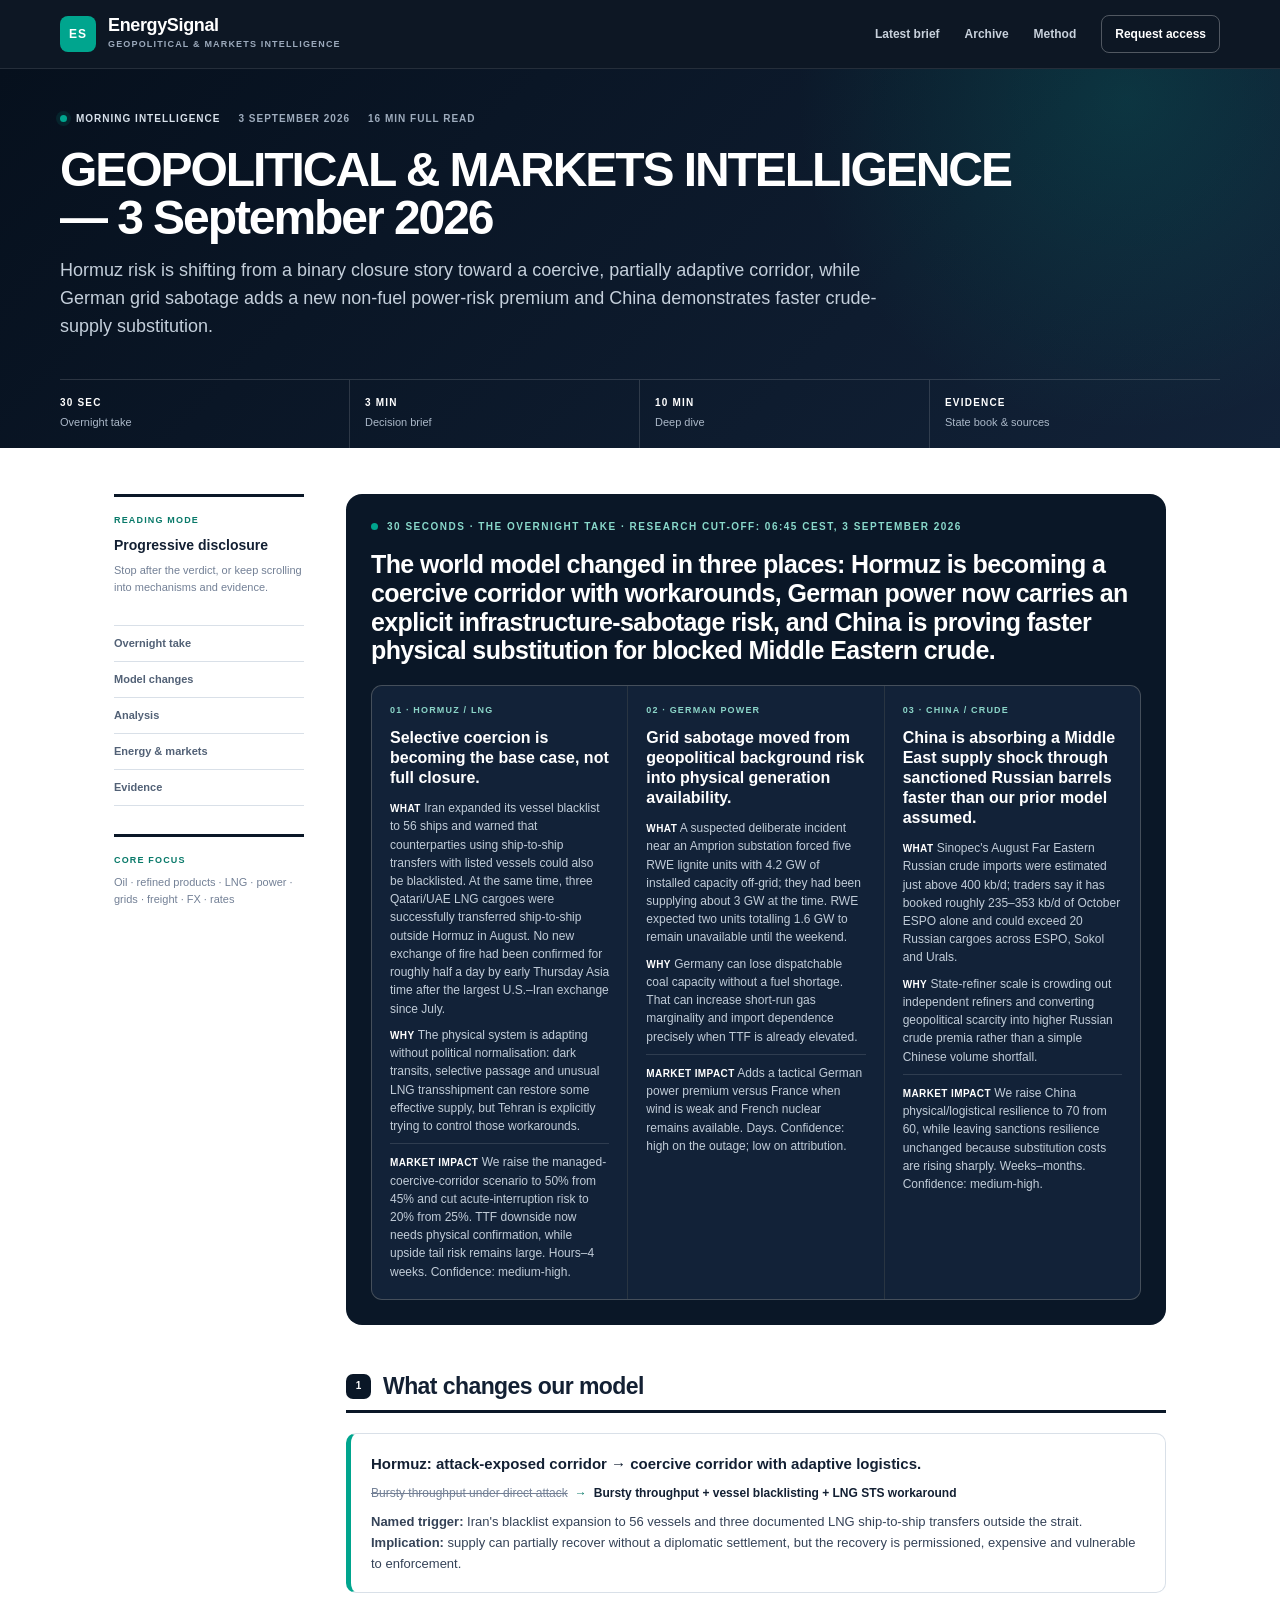
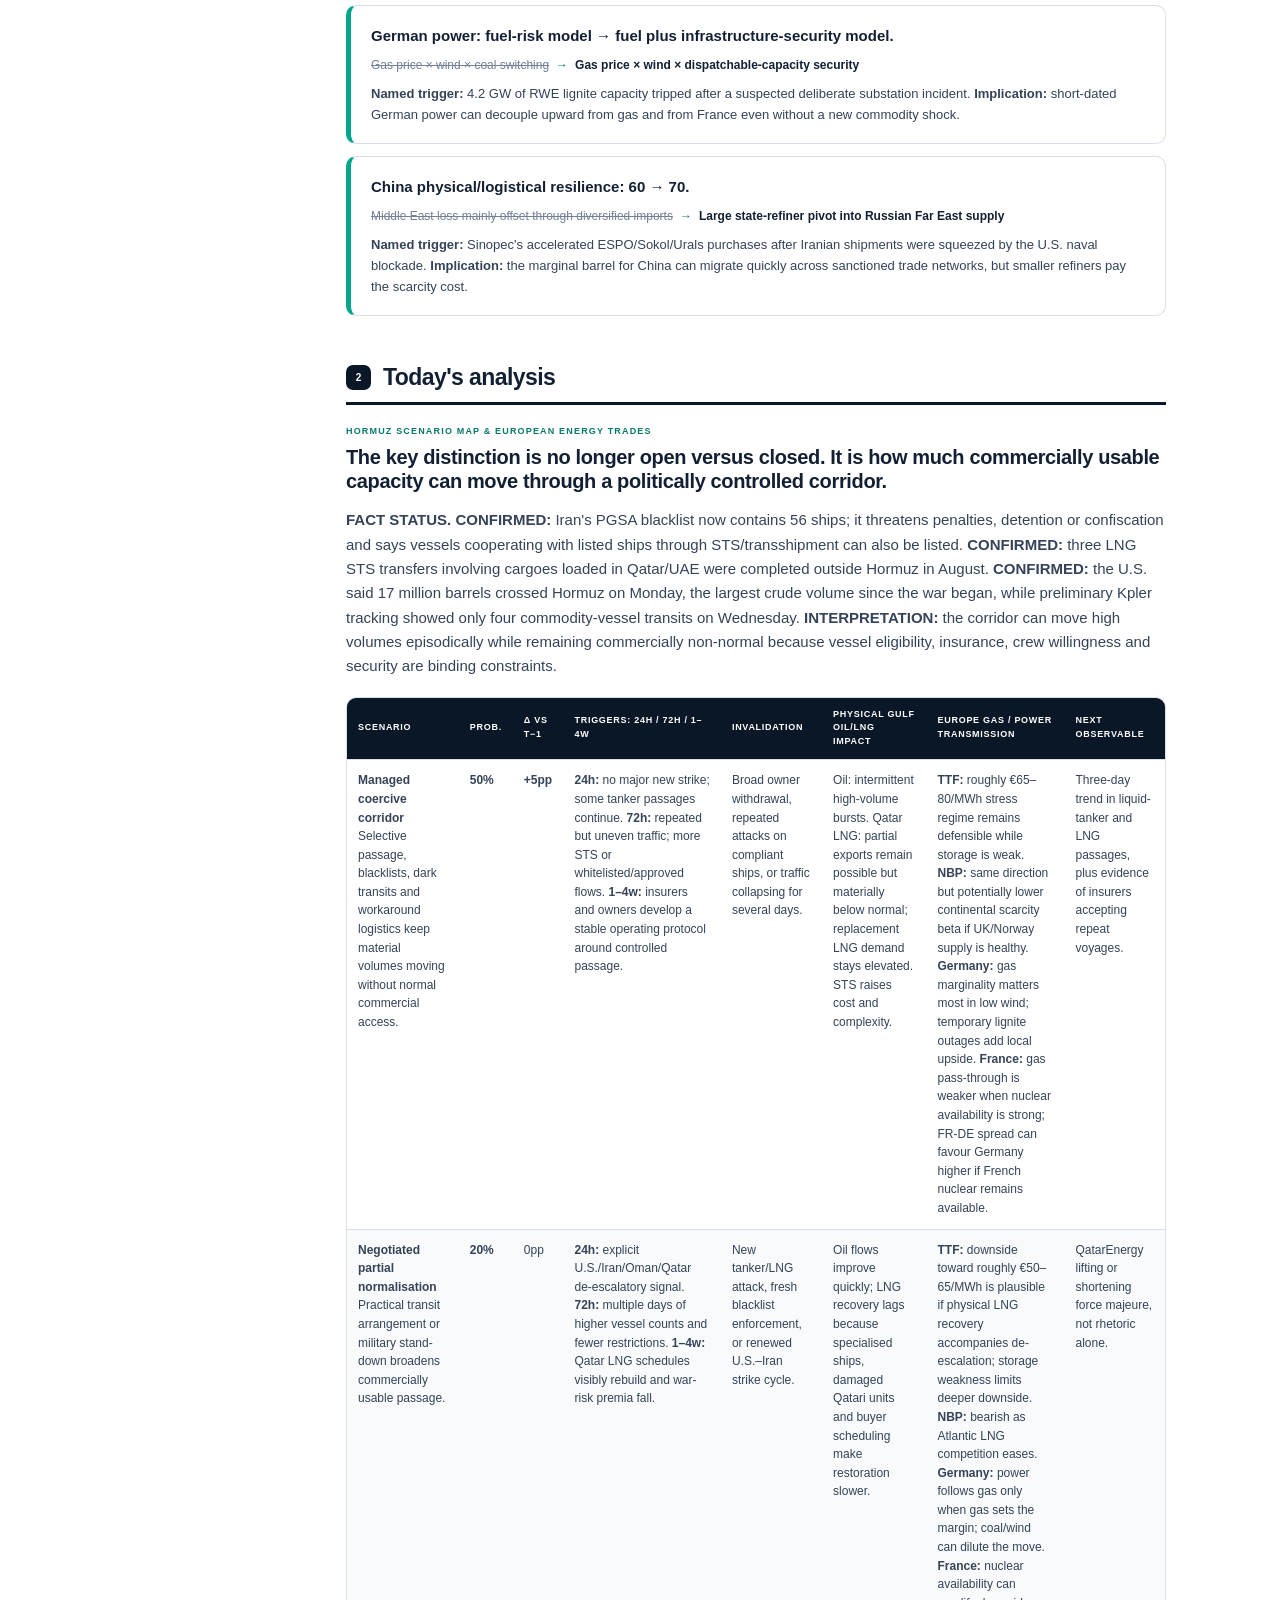
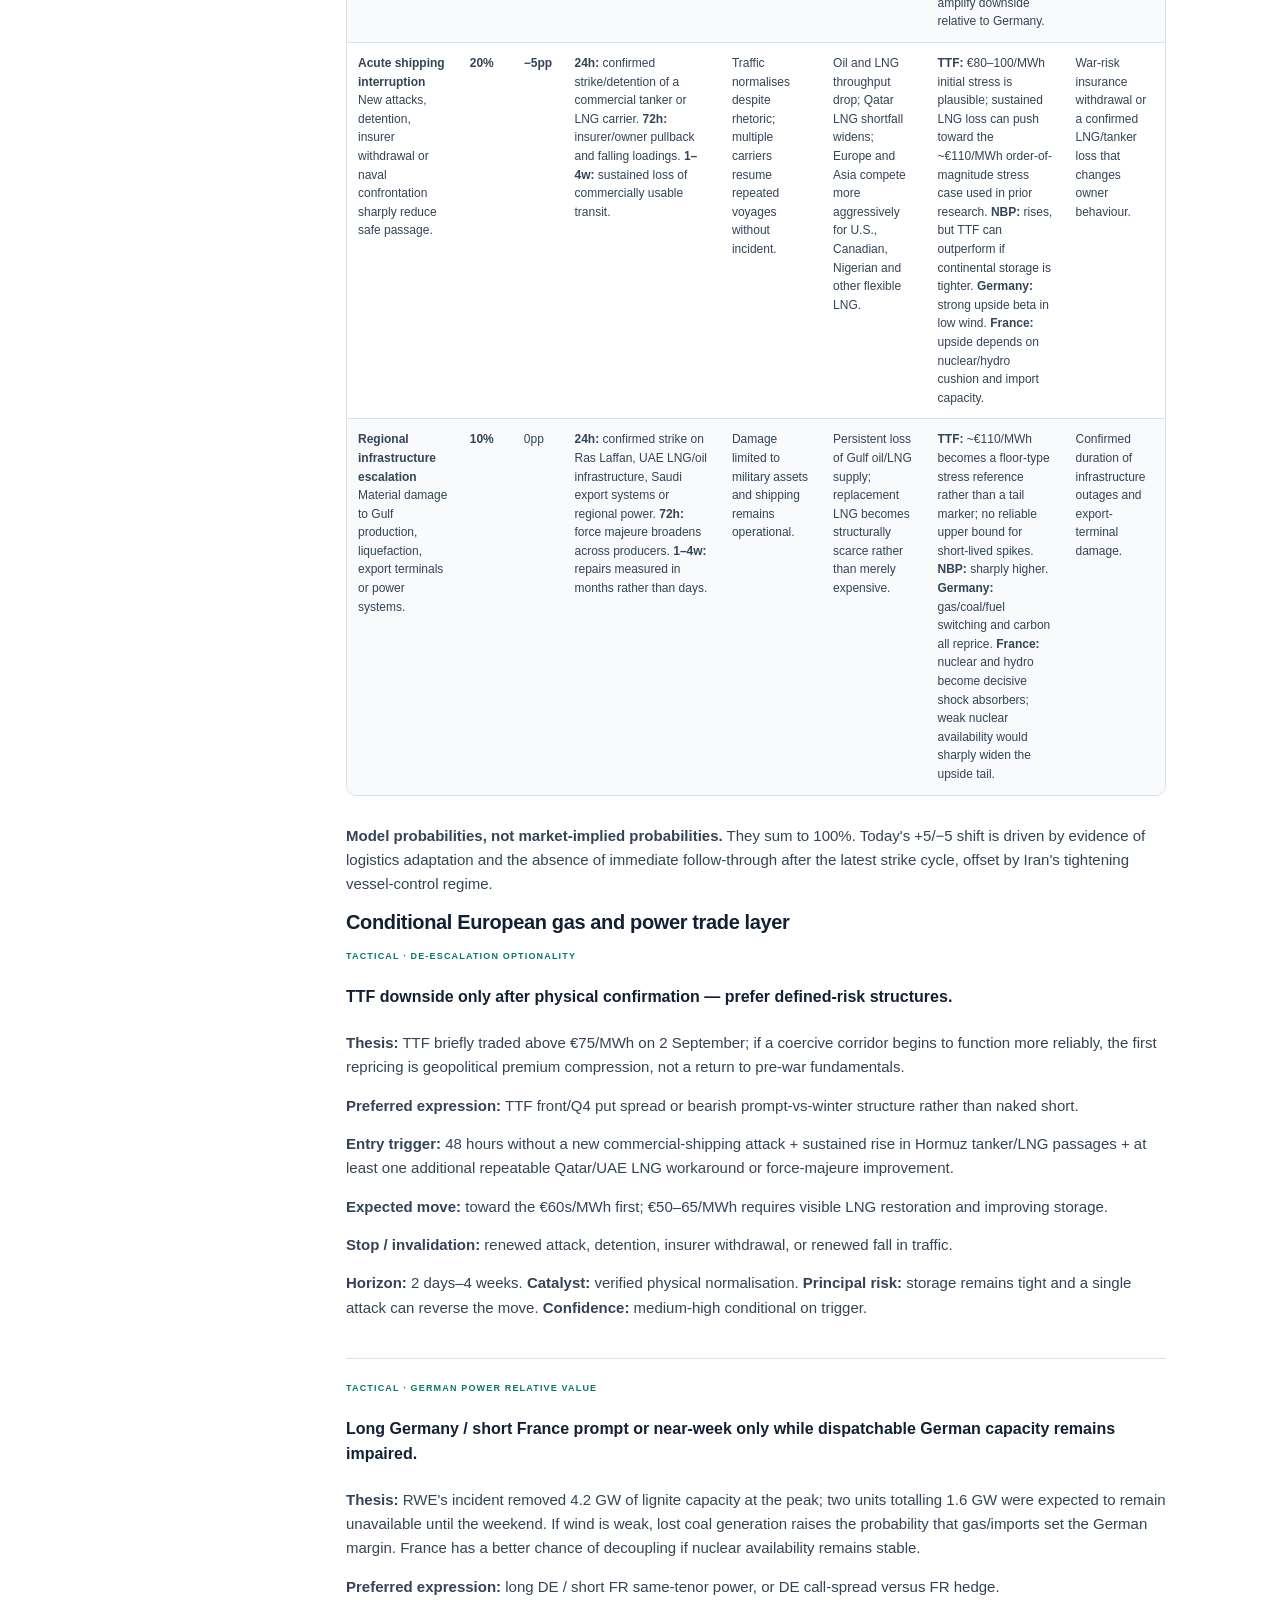
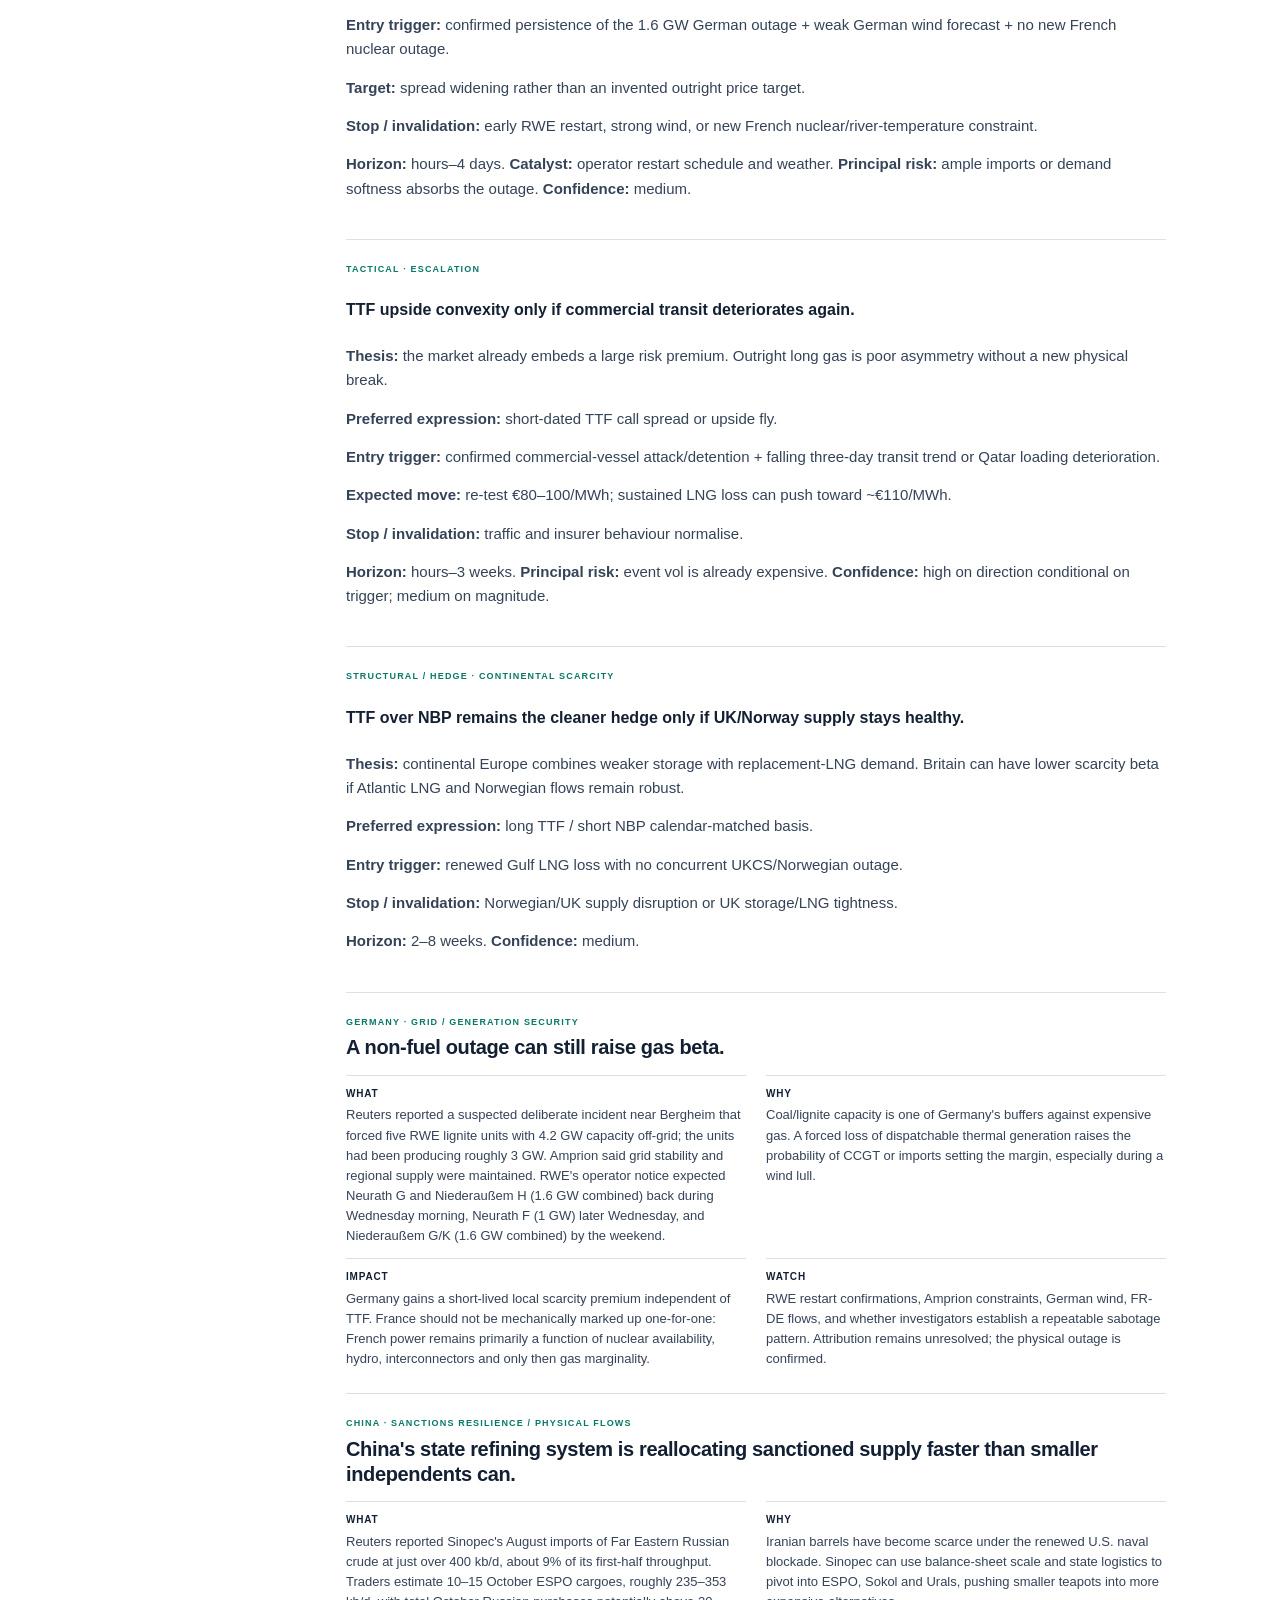
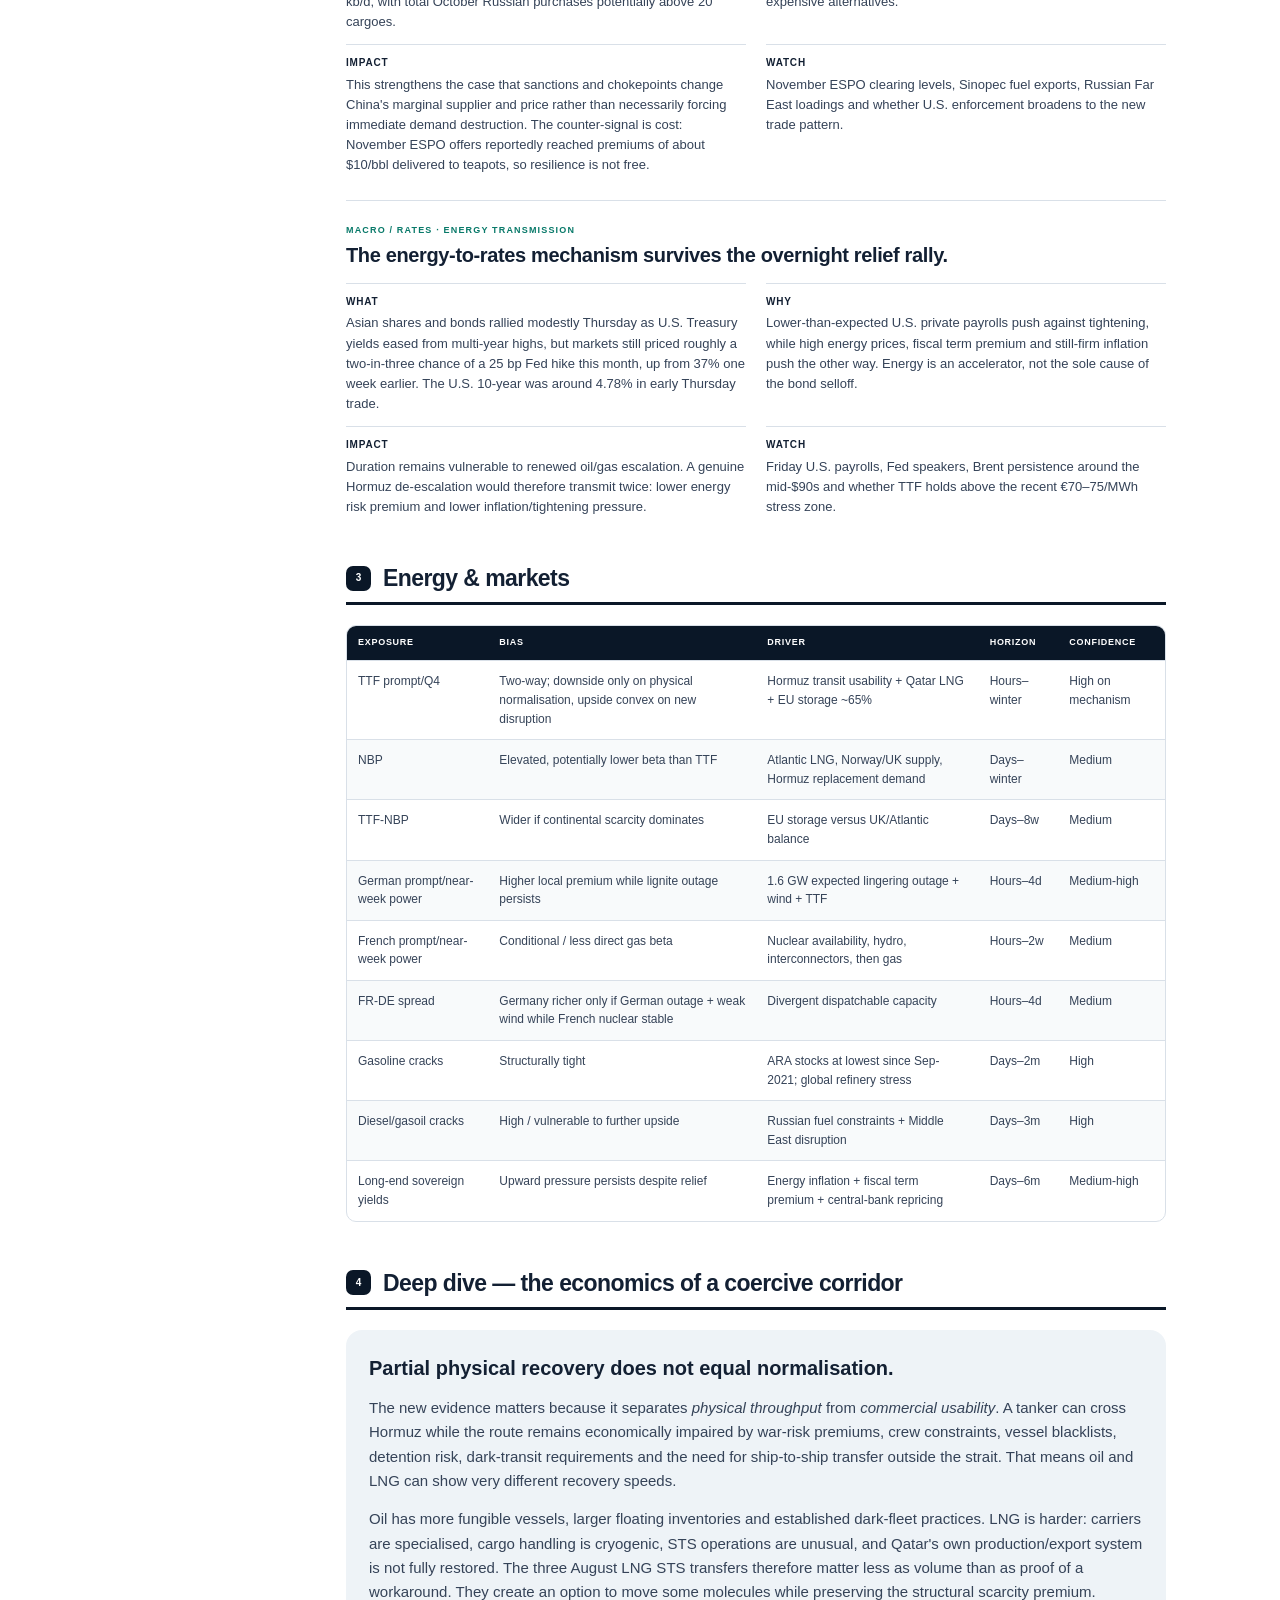
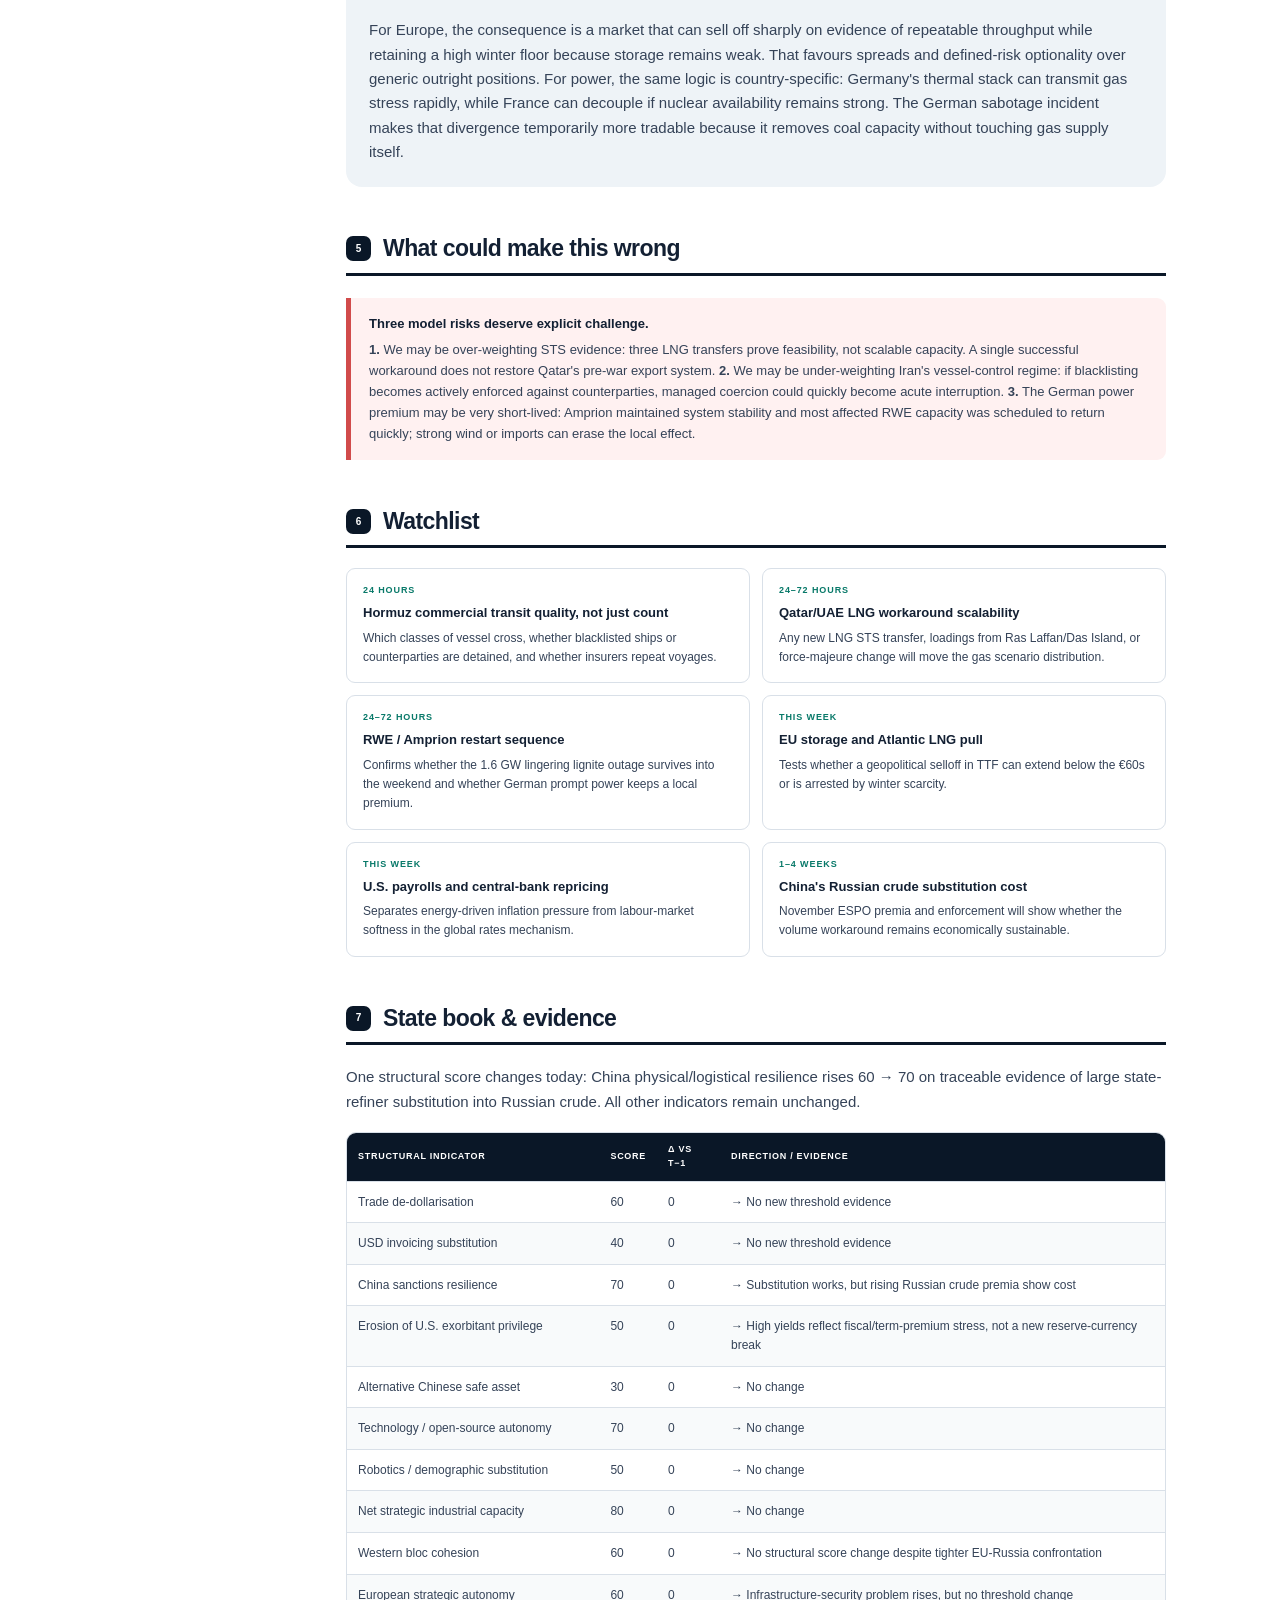
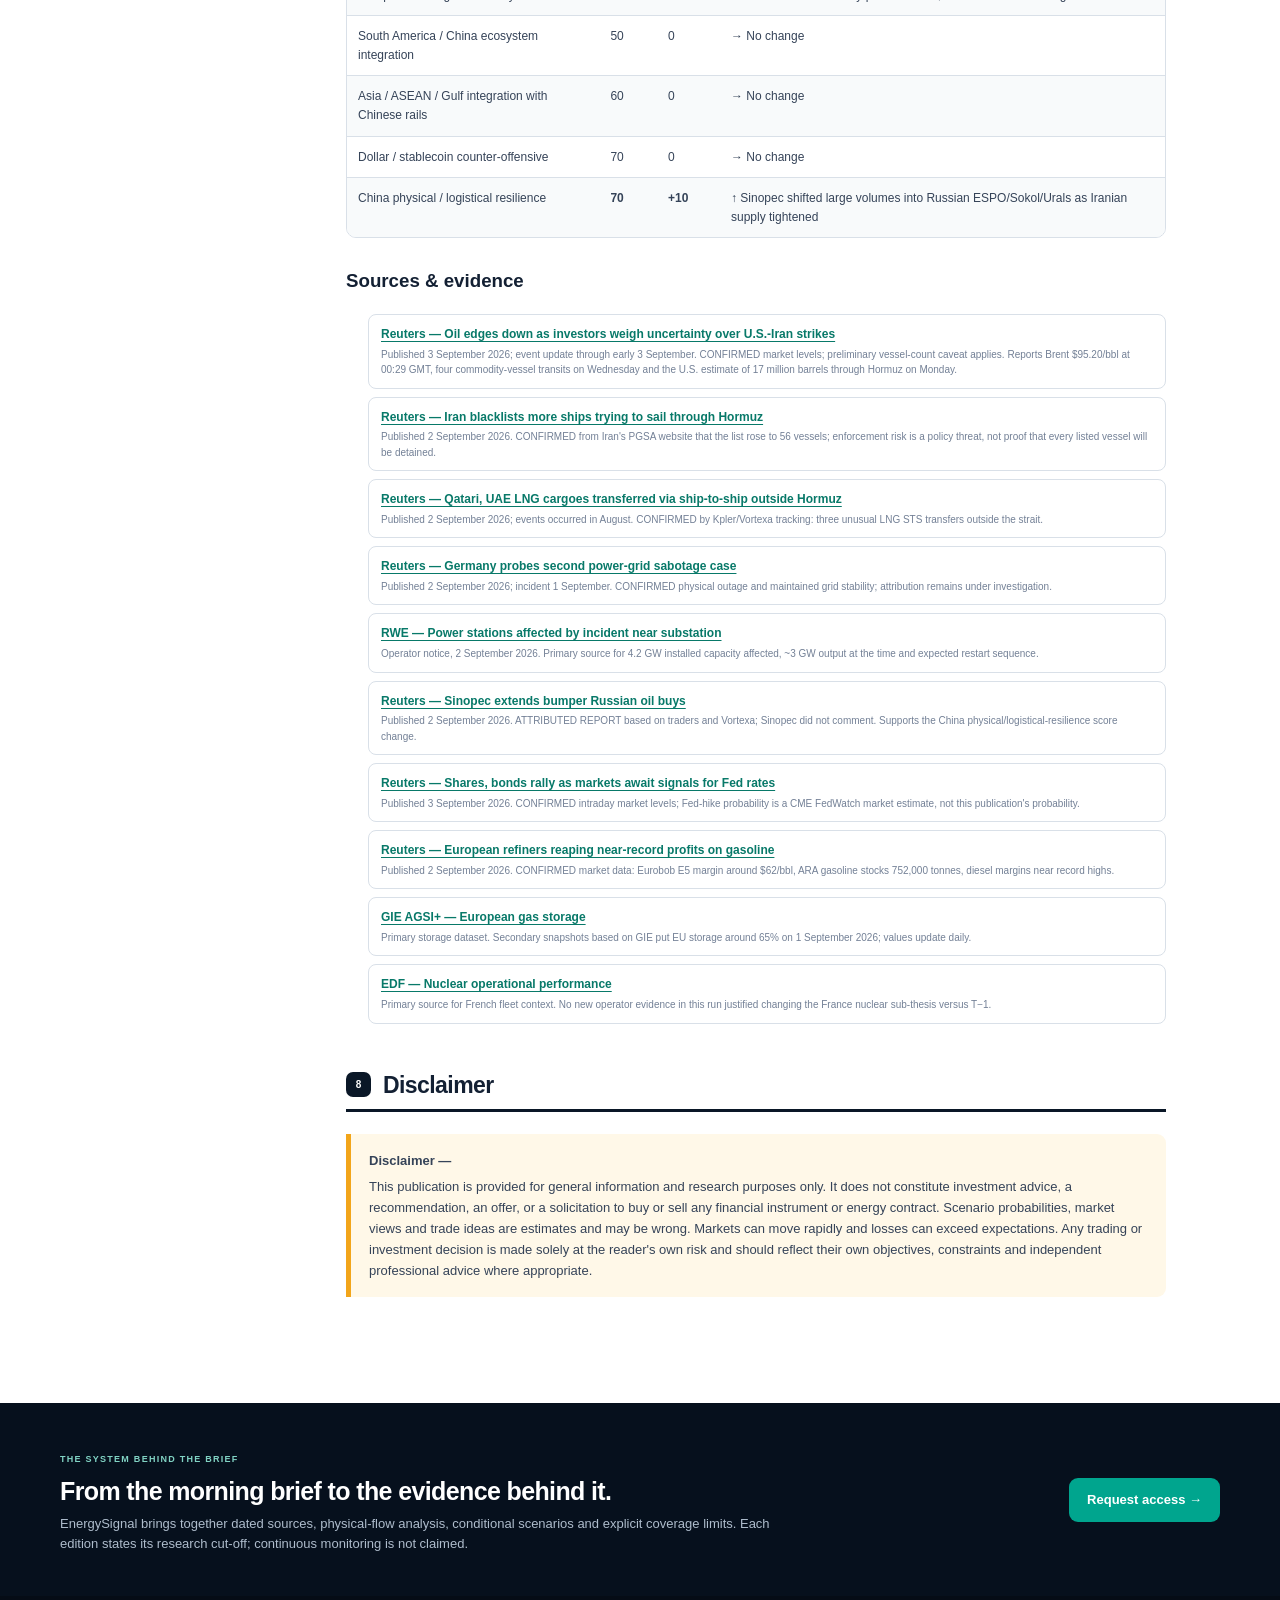
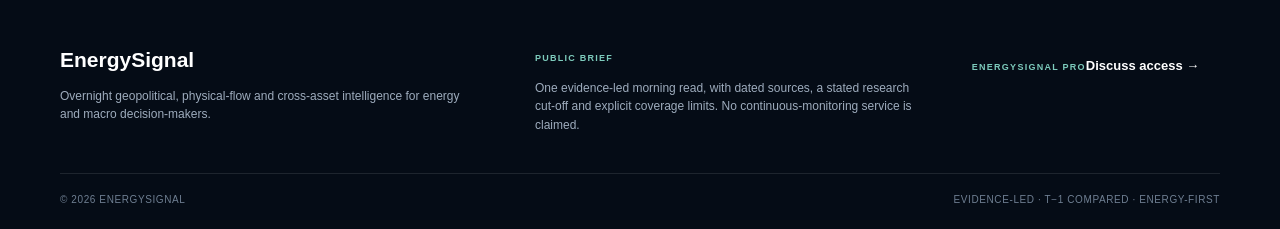
<file: geopolitical-markets-intelligence-2026-09-03/index.html>
<!doctype html><html lang="en"><head><meta charset="utf-8"><meta name="viewport" content="width=device-width,initial-scale=1"><title>GEOPOLITICAL & MARKETS INTELLIGENCE — 3 September 2026</title><link rel="stylesheet" href="../assets/style.css"></head><body class="es-body"><header class="site-header"><div class="site-shell header-inner"><a class="brand" href="../" aria-label="EnergySignal home"><span class="brand-mark" aria-hidden="true">ES</span><span class="brand-copy"><strong>EnergySignal</strong><small>Geopolitical &amp; markets intelligence</small></span></a><nav class="primary-nav" aria-label="Primary navigation"><a href="../">Latest brief</a><a href="../category/geopolitical-markets-intelligence/">Archive</a><a href="../#method">Method</a><a class="nav-cta" href="mailto:loic@baconnier.com?subject=EnergySignal%20access">Request access</a></nav></div></header><main><article class="brief-page"><header class="brief-hero"><div class="site-shell brief-hero-inner"><div class="brief-meta-row"><span class="status-pill"><i aria-hidden="true"></i> Morning intelligence</span><span>3 SEPTEMBER 2026</span><span>16 min full read</span></div><h1>GEOPOLITICAL &amp; MARKETS INTELLIGENCE — 3 September 2026</h1><p class="brief-standfirst">Hormuz risk is shifting from a binary closure story toward a coercive, partially adaptive corridor, while German grid sabotage adds a new non-fuel power-risk premium and China demonstrates faster crude-supply substitution.</p><nav class="zoom-nav" aria-label="Reading levels"><a href="#overnight-take"><b>30 SEC</b><span>Overnight take</span></a><a href="#model-change"><b>3 MIN</b><span>Decision brief</span></a><a href="#deep-dive"><b>10 MIN</b><span>Deep dive</span></a><a href="#evidence"><b>EVIDENCE</b><span>State book &amp; sources</span></a></nav></div></header><section class="brief-reading-area"><div class="site-shell reading-grid"><aside class="reading-rail" aria-label="Brief navigation"><div class="rail-card"><span>READING MODE</span><strong>Progressive disclosure</strong><p>Stop after the verdict, or keep scrolling into mechanisms and evidence.</p></div><nav class="rail-links"><a href="#overnight-take">Overnight take</a><a href="#model-change">Model changes</a><a href="#analysis">Analysis</a><a href="#energy-markets">Energy &amp; markets</a><a href="#evidence">Evidence</a></nav><div class="rail-focus"><span>CORE FOCUS</span><p>Oil · refined products · LNG · power · grids · freight · FX · rates</p></div></aside><div class="brief-content"><section id="overnight-take" class="brief-verdict"><div class="brief-label">30 seconds · The overnight take · Research cut-off: 06:45 CEST, 3 September 2026</div><h2>The world model changed in three places: Hormuz is becoming a coercive corridor with workarounds, German power now carries an explicit infrastructure-sabotage risk, and China is proving faster physical substitution for blocked Middle Eastern crude.</h2><div class="verdict-grid"><article class="verdict-card"><span class="event-num">01 · HORMUZ / LNG</span><h3>Selective coercion is becoming the base case, not full closure.</h3><p><b>WHAT</b> Iran expanded its vessel blacklist to 56 ships and warned that counterparties using ship-to-ship transfers with listed vessels could also be blacklisted. At the same time, three Qatari/UAE LNG cargoes were successfully transferred ship-to-ship outside Hormuz in August. No new exchange of fire had been confirmed for roughly half a day by early Thursday Asia time after the largest U.S.–Iran exchange since July.</p><p><b>WHY</b> The physical system is adapting without political normalisation: dark transits, selective passage and unusual LNG transshipment can restore some effective supply, but Tehran is explicitly trying to control those workarounds.</p><p class="impact-line"><b>MARKET IMPACT</b> We raise the managed-coercive-corridor scenario to 50% from 45% and cut acute-interruption risk to 20% from 25%. TTF downside now needs physical confirmation, while upside tail risk remains large. Hours–4 weeks. Confidence: medium-high.</p></article><article class="verdict-card"><span class="event-num">02 · GERMAN POWER</span><h3>Grid sabotage moved from geopolitical background risk into physical generation availability.</h3><p><b>WHAT</b> A suspected deliberate incident near an Amprion substation forced five RWE lignite units with 4.2 GW of installed capacity off-grid; they had been supplying about 3 GW at the time. RWE expected two units totalling 1.6 GW to remain unavailable until the weekend.</p><p><b>WHY</b> Germany can lose dispatchable coal capacity without a fuel shortage. That can increase short-run gas marginality and import dependence precisely when TTF is already elevated.</p><p class="impact-line"><b>MARKET IMPACT</b> Adds a tactical German power premium versus France when wind is weak and French nuclear remains available. Days. Confidence: high on the outage; low on attribution.</p></article><article class="verdict-card"><span class="event-num">03 · CHINA / CRUDE</span><h3>China is absorbing a Middle East supply shock through sanctioned Russian barrels faster than our prior model assumed.</h3><p><b>WHAT</b> Sinopec's August Far Eastern Russian crude imports were estimated just above 400 kb/d; traders say it has booked roughly 235–353 kb/d of October ESPO alone and could exceed 20 Russian cargoes across ESPO, Sokol and Urals.</p><p><b>WHY</b> State-refiner scale is crowding out independent refiners and converting geopolitical scarcity into higher Russian crude premia rather than a simple Chinese volume shortfall.</p><p class="impact-line"><b>MARKET IMPACT</b> We raise China physical/logistical resilience to 70 from 60, while leaving sanctions resilience unchanged because substitution costs are rising sharply. Weeks–months. Confidence: medium-high.</p></article></div></section><section id="model-change" class="brief-section"><header class="brief-section-header"><span>1</span><h2>What changes our model</h2></header><div class="model-change-grid"><article class="model-change-card"><strong class="change-title">Hormuz: attack-exposed corridor → coercive corridor with adaptive logistics.</strong><div class="change-flow"><span class="old">Bursty throughput under direct attack</span><span class="arrow">→</span><span class="new">Bursty throughput + vessel blacklisting + LNG STS workaround</span></div><p><strong>Named trigger:</strong> Iran's blacklist expansion to 56 vessels and three documented LNG ship-to-ship transfers outside the strait. <strong>Implication:</strong> supply can partially recover without a diplomatic settlement, but the recovery is permissioned, expensive and vulnerable to enforcement.</p></article><article class="model-change-card"><strong class="change-title">German power: fuel-risk model → fuel plus infrastructure-security model.</strong><div class="change-flow"><span class="old">Gas price × wind × coal switching</span><span class="arrow">→</span><span class="new">Gas price × wind × dispatchable-capacity security</span></div><p><strong>Named trigger:</strong> 4.2 GW of RWE lignite capacity tripped after a suspected deliberate substation incident. <strong>Implication:</strong> short-dated German power can decouple upward from gas and from France even without a new commodity shock.</p></article><article class="model-change-card"><strong class="change-title">China physical/logistical resilience: 60 → 70.</strong><div class="change-flow"><span class="old">Middle East loss mainly offset through diversified imports</span><span class="arrow">→</span><span class="new">Large state-refiner pivot into Russian Far East supply</span></div><p><strong>Named trigger:</strong> Sinopec's accelerated ESPO/Sokol/Urals purchases after Iranian shipments were squeezed by the U.S. naval blockade. <strong>Implication:</strong> the marginal barrel for China can migrate quickly across sanctioned trade networks, but smaller refiners pay the scarcity cost.</p></article></div></section><section id="analysis" class="brief-section"><header class="brief-section-header"><span>2</span><h2>Today's analysis</h2></header><article class="dossier" id="hormuz-scenario-map"><span class="dossier-kicker">HORMUZ SCENARIO MAP &amp; EUROPEAN ENERGY TRADES</span><h3>The key distinction is no longer open versus closed. It is how much commercially usable capacity can move through a politically controlled corridor.</h3><p><b>FACT STATUS.</b> <strong>CONFIRMED:</strong> Iran's PGSA blacklist now contains 56 ships; it threatens penalties, detention or confiscation and says vessels cooperating with listed ships through STS/transshipment can also be listed. <strong>CONFIRMED:</strong> three LNG STS transfers involving cargoes loaded in Qatar/UAE were completed outside Hormuz in August. <strong>CONFIRMED:</strong> the U.S. said 17 million barrels crossed Hormuz on Monday, the largest crude volume since the war began, while preliminary Kpler tracking showed only four commodity-vessel transits on Wednesday. <strong>INTERPRETATION:</strong> the corridor can move high volumes episodically while remaining commercially non-normal because vessel eligibility, insurance, crew willingness and security are binding constraints.</p><div class="table-wrap"><table><thead><tr><th>Scenario</th><th>Prob.</th><th>Δ vs T−1</th><th>Triggers: 24h / 72h / 1–4w</th><th>Invalidation</th><th>Physical Gulf oil/LNG impact</th><th>Europe gas / power transmission</th><th>Next observable</th></tr></thead><tbody><tr><td><b>Managed coercive corridor</b><br>Selective passage, blacklists, dark transits and workaround logistics keep material volumes moving without normal commercial access.</td><td><b>50%</b></td><td><b>+5pp</b></td><td><b>24h:</b> no major new strike; some tanker passages continue. <b>72h:</b> repeated but uneven traffic; more STS or whitelisted/approved flows. <b>1–4w:</b> insurers and owners develop a stable operating protocol around controlled passage.</td><td>Broad owner withdrawal, repeated attacks on compliant ships, or traffic collapsing for several days.</td><td>Oil: intermittent high-volume bursts. Qatar LNG: partial exports remain possible but materially below normal; replacement LNG demand stays elevated. STS raises cost and complexity.</td><td><b>TTF:</b> roughly €65–80/MWh stress regime remains defensible while storage is weak. <b>NBP:</b> same direction but potentially lower continental scarcity beta if UK/Norway supply is healthy. <b>Germany:</b> gas marginality matters most in low wind; temporary lignite outages add local upside. <b>France:</b> gas pass-through is weaker when nuclear availability is strong; FR-DE spread can favour Germany higher if French nuclear remains available.</td><td>Three-day trend in liquid-tanker and LNG passages, plus evidence of insurers accepting repeat voyages.</td></tr><tr><td><b>Negotiated partial normalisation</b><br>Practical transit arrangement or military stand-down broadens commercially usable passage.</td><td><b>20%</b></td><td>0pp</td><td><b>24h:</b> explicit U.S./Iran/Oman/Qatar de-escalatory signal. <b>72h:</b> multiple days of higher vessel counts and fewer restrictions. <b>1–4w:</b> Qatar LNG schedules visibly rebuild and war-risk premia fall.</td><td>New tanker/LNG attack, fresh blacklist enforcement, or renewed U.S.–Iran strike cycle.</td><td>Oil flows improve quickly; LNG recovery lags because specialised ships, damaged Qatari units and buyer scheduling make restoration slower.</td><td><b>TTF:</b> downside toward roughly €50–65/MWh is plausible if physical LNG recovery accompanies de-escalation; storage weakness limits deeper downside. <b>NBP:</b> bearish as Atlantic LNG competition eases. <b>Germany:</b> power follows gas only when gas sets the margin; coal/wind can dilute the move. <b>France:</b> nuclear availability can amplify downside relative to Germany.</td><td>QatarEnergy lifting or shortening force majeure, not rhetoric alone.</td></tr><tr><td><b>Acute shipping interruption</b><br>New attacks, detention, insurer withdrawal or naval confrontation sharply reduce safe passage.</td><td><b>20%</b></td><td><b>−5pp</b></td><td><b>24h:</b> confirmed strike/detention of a commercial tanker or LNG carrier. <b>72h:</b> insurer/owner pullback and falling loadings. <b>1–4w:</b> sustained loss of commercially usable transit.</td><td>Traffic normalises despite rhetoric; multiple carriers resume repeated voyages without incident.</td><td>Oil and LNG throughput drop; Qatar LNG shortfall widens; Europe and Asia compete more aggressively for U.S., Canadian, Nigerian and other flexible LNG.</td><td><b>TTF:</b> €80–100/MWh initial stress is plausible; sustained LNG loss can push toward the ~€110/MWh order-of-magnitude stress case used in prior research. <b>NBP:</b> rises, but TTF can outperform if continental storage is tighter. <b>Germany:</b> strong upside beta in low wind. <b>France:</b> upside depends on nuclear/hydro cushion and import capacity.</td><td>War-risk insurance withdrawal or a confirmed LNG/tanker loss that changes owner behaviour.</td></tr><tr><td><b>Regional infrastructure escalation</b><br>Material damage to Gulf production, liquefaction, export terminals or power systems.</td><td><b>10%</b></td><td>0pp</td><td><b>24h:</b> confirmed strike on Ras Laffan, UAE LNG/oil infrastructure, Saudi export systems or regional power. <b>72h:</b> force majeure broadens across producers. <b>1–4w:</b> repairs measured in months rather than days.</td><td>Damage limited to military assets and shipping remains operational.</td><td>Persistent loss of Gulf oil/LNG supply; replacement LNG becomes structurally scarce rather than merely expensive.</td><td><b>TTF:</b> ~€110/MWh becomes a floor-type stress reference rather than a tail marker; no reliable upper bound for short-lived spikes. <b>NBP:</b> sharply higher. <b>Germany:</b> gas/coal/fuel switching and carbon all reprice. <b>France:</b> nuclear and hydro become decisive shock absorbers; weak nuclear availability would sharply widen the upside tail.</td><td>Confirmed duration of infrastructure outages and export-terminal damage.</td></tr></tbody></table></div><p class="state-note"><strong>Model probabilities, not market-implied probabilities.</strong> They sum to 100%. Today's +5/−5 shift is driven by evidence of logistics adaptation and the absence of immediate follow-through after the latest strike cycle, offset by Iran's tightening vessel-control regime.</p><h3>Conditional European gas and power trade layer</h3><article class="dossier"><span class="dossier-kicker">TACTICAL · DE-ESCALATION OPTIONALITY</span><h4>TTF downside only after physical confirmation — prefer defined-risk structures.</h4><p><b>Thesis:</b> TTF briefly traded above €75/MWh on 2 September; if a coercive corridor begins to function more reliably, the first repricing is geopolitical premium compression, not a return to pre-war fundamentals.</p><p><b>Preferred expression:</b> TTF front/Q4 put spread or bearish prompt-vs-winter structure rather than naked short.</p><p><b>Entry trigger:</b> 48 hours without a new commercial-shipping attack + sustained rise in Hormuz tanker/LNG passages + at least one additional repeatable Qatar/UAE LNG workaround or force-majeure improvement.</p><p><b>Expected move:</b> toward the €60s/MWh first; €50–65/MWh requires visible LNG restoration and improving storage.</p><p><b>Stop / invalidation:</b> renewed attack, detention, insurer withdrawal, or renewed fall in traffic.</p><p><b>Horizon:</b> 2 days–4 weeks. <b>Catalyst:</b> verified physical normalisation. <b>Principal risk:</b> storage remains tight and a single attack can reverse the move. <b>Confidence:</b> medium-high conditional on trigger.</p></article><article class="dossier"><span class="dossier-kicker">TACTICAL · GERMAN POWER RELATIVE VALUE</span><h4>Long Germany / short France prompt or near-week only while dispatchable German capacity remains impaired.</h4><p><b>Thesis:</b> RWE's incident removed 4.2 GW of lignite capacity at the peak; two units totalling 1.6 GW were expected to remain unavailable until the weekend. If wind is weak, lost coal generation raises the probability that gas/imports set the German margin. France has a better chance of decoupling if nuclear availability remains stable.</p><p><b>Preferred expression:</b> long DE / short FR same-tenor power, or DE call-spread versus FR hedge.</p><p><b>Entry trigger:</b> confirmed persistence of the 1.6 GW German outage + weak German wind forecast + no new French nuclear outage.</p><p><b>Target:</b> spread widening rather than an invented outright price target.</p><p><b>Stop / invalidation:</b> early RWE restart, strong wind, or new French nuclear/river-temperature constraint.</p><p><b>Horizon:</b> hours–4 days. <b>Catalyst:</b> operator restart schedule and weather. <b>Principal risk:</b> ample imports or demand softness absorbs the outage. <b>Confidence:</b> medium.</p></article><article class="dossier"><span class="dossier-kicker">TACTICAL · ESCALATION</span><h4>TTF upside convexity only if commercial transit deteriorates again.</h4><p><b>Thesis:</b> the market already embeds a large risk premium. Outright long gas is poor asymmetry without a new physical break.</p><p><b>Preferred expression:</b> short-dated TTF call spread or upside fly.</p><p><b>Entry trigger:</b> confirmed commercial-vessel attack/detention + falling three-day transit trend or Qatar loading deterioration.</p><p><b>Expected move:</b> re-test €80–100/MWh; sustained LNG loss can push toward ~€110/MWh.</p><p><b>Stop / invalidation:</b> traffic and insurer behaviour normalise.</p><p><b>Horizon:</b> hours–3 weeks. <b>Principal risk:</b> event vol is already expensive. <b>Confidence:</b> high on direction conditional on trigger; medium on magnitude.</p></article><article class="dossier"><span class="dossier-kicker">STRUCTURAL / HEDGE · CONTINENTAL SCARCITY</span><h4>TTF over NBP remains the cleaner hedge only if UK/Norway supply stays healthy.</h4><p><b>Thesis:</b> continental Europe combines weaker storage with replacement-LNG demand. Britain can have lower scarcity beta if Atlantic LNG and Norwegian flows remain robust.</p><p><b>Preferred expression:</b> long TTF / short NBP calendar-matched basis.</p><p><b>Entry trigger:</b> renewed Gulf LNG loss with no concurrent UKCS/Norwegian outage.</p><p><b>Stop / invalidation:</b> Norwegian/UK supply disruption or UK storage/LNG tightness.</p><p><b>Horizon:</b> 2–8 weeks. <b>Confidence:</b> medium.</p></article><article class="dossier" id="german-grid"><span class="dossier-kicker">GERMANY · GRID / GENERATION SECURITY</span><h3>A non-fuel outage can still raise gas beta.</h3><div class="fact-grid"><div><b>WHAT</b><p>Reuters reported a suspected deliberate incident near Bergheim that forced five RWE lignite units with 4.2 GW capacity off-grid; the units had been producing roughly 3 GW. Amprion said grid stability and regional supply were maintained. RWE's operator notice expected Neurath G and Niederaußem H (1.6 GW combined) back during Wednesday morning, Neurath F (1 GW) later Wednesday, and Niederaußem G/K (1.6 GW combined) by the weekend.</p></div><div><b>WHY</b><p>Coal/lignite capacity is one of Germany's buffers against expensive gas. A forced loss of dispatchable thermal generation raises the probability of CCGT or imports setting the margin, especially during a wind lull.</p></div><div><b>IMPACT</b><p>Germany gains a short-lived local scarcity premium independent of TTF. France should not be mechanically marked up one-for-one: French power remains primarily a function of nuclear availability, hydro, interconnectors and only then gas marginality.</p></div><div><b>WATCH</b><p>RWE restart confirmations, Amprion constraints, German wind, FR-DE flows, and whether investigators establish a repeatable sabotage pattern. Attribution remains unresolved; the physical outage is confirmed.</p></div></div></article><article class="dossier" id="china-crude"><span class="dossier-kicker">CHINA · SANCTIONS RESILIENCE / PHYSICAL FLOWS</span><h3>China's state refining system is reallocating sanctioned supply faster than smaller independents can.</h3><div class="fact-grid"><div><b>WHAT</b><p>Reuters reported Sinopec's August imports of Far Eastern Russian crude at just over 400 kb/d, about 9% of its first-half throughput. Traders estimate 10–15 October ESPO cargoes, roughly 235–353 kb/d, with total October Russian purchases potentially above 20 cargoes.</p></div><div><b>WHY</b><p>Iranian barrels have become scarce under the renewed U.S. naval blockade. Sinopec can use balance-sheet scale and state logistics to pivot into ESPO, Sokol and Urals, pushing smaller teapots into more expensive alternatives.</p></div><div><b>IMPACT</b><p>This strengthens the case that sanctions and chokepoints change China's marginal supplier and price rather than necessarily forcing immediate demand destruction. The counter-signal is cost: November ESPO offers reportedly reached premiums of about $10/bbl delivered to teapots, so resilience is not free.</p></div><div><b>WATCH</b><p>November ESPO clearing levels, Sinopec fuel exports, Russian Far East loadings and whether U.S. enforcement broadens to the new trade pattern.</p></div></div></article><article class="dossier" id="macro-rates"><span class="dossier-kicker">MACRO / RATES · ENERGY TRANSMISSION</span><h3>The energy-to-rates mechanism survives the overnight relief rally.</h3><div class="fact-grid"><div><b>WHAT</b><p>Asian shares and bonds rallied modestly Thursday as U.S. Treasury yields eased from multi-year highs, but markets still priced roughly a two-in-three chance of a 25 bp Fed hike this month, up from 37% one week earlier. The U.S. 10-year was around 4.78% in early Thursday trade.</p></div><div><b>WHY</b><p>Lower-than-expected U.S. private payrolls push against tightening, while high energy prices, fiscal term premium and still-firm inflation push the other way. Energy is an accelerator, not the sole cause of the bond selloff.</p></div><div><b>IMPACT</b><p>Duration remains vulnerable to renewed oil/gas escalation. A genuine Hormuz de-escalation would therefore transmit twice: lower energy risk premium and lower inflation/tightening pressure.</p></div><div><b>WATCH</b><p>Friday U.S. payrolls, Fed speakers, Brent persistence around the mid-$90s and whether TTF holds above the recent €70–75/MWh stress zone.</p></div></div></article></section><section id="energy-markets" class="brief-section"><header class="brief-section-header"><span>3</span><h2>Energy &amp; markets</h2></header><div class="table-wrap"><table><thead><tr><th>Exposure</th><th>Bias</th><th>Driver</th><th>Horizon</th><th>Confidence</th></tr></thead><tbody><tr><td>TTF prompt/Q4</td><td>Two-way; downside only on physical normalisation, upside convex on new disruption</td><td>Hormuz transit usability + Qatar LNG + EU storage ~65%</td><td>Hours–winter</td><td>High on mechanism</td></tr><tr><td>NBP</td><td>Elevated, potentially lower beta than TTF</td><td>Atlantic LNG, Norway/UK supply, Hormuz replacement demand</td><td>Days–winter</td><td>Medium</td></tr><tr><td>TTF-NBP</td><td>Wider if continental scarcity dominates</td><td>EU storage versus UK/Atlantic balance</td><td>Days–8w</td><td>Medium</td></tr><tr><td>German prompt/near-week power</td><td>Higher local premium while lignite outage persists</td><td>1.6 GW expected lingering outage + wind + TTF</td><td>Hours–4d</td><td>Medium-high</td></tr><tr><td>French prompt/near-week power</td><td>Conditional / less direct gas beta</td><td>Nuclear availability, hydro, interconnectors, then gas</td><td>Hours–2w</td><td>Medium</td></tr><tr><td>FR-DE spread</td><td>Germany richer only if German outage + weak wind while French nuclear stable</td><td>Divergent dispatchable capacity</td><td>Hours–4d</td><td>Medium</td></tr><tr><td>Gasoline cracks</td><td>Structurally tight</td><td>ARA stocks at lowest since Sep-2021; global refinery stress</td><td>Days–2m</td><td>High</td></tr><tr><td>Diesel/gasoil cracks</td><td>High / vulnerable to further upside</td><td>Russian fuel constraints + Middle East disruption</td><td>Days–3m</td><td>High</td></tr><tr><td>Long-end sovereign yields</td><td>Upward pressure persists despite relief</td><td>Energy inflation + fiscal term premium + central-bank repricing</td><td>Days–6m</td><td>Medium-high</td></tr></tbody></table></div></section><section id="deep-dive" class="brief-section"><header class="brief-section-header"><span>4</span><h2>Deep dive — the economics of a coercive corridor</h2></header><div class="deep-dive"><h3>Partial physical recovery does not equal normalisation.</h3><p>The new evidence matters because it separates <em>physical throughput</em> from <em>commercial usability</em>. A tanker can cross Hormuz while the route remains economically impaired by war-risk premiums, crew constraints, vessel blacklists, detention risk, dark-transit requirements and the need for ship-to-ship transfer outside the strait. That means oil and LNG can show very different recovery speeds.</p><p>Oil has more fungible vessels, larger floating inventories and established dark-fleet practices. LNG is harder: carriers are specialised, cargo handling is cryogenic, STS operations are unusual, and Qatar's own production/export system is not fully restored. The three August LNG STS transfers therefore matter less as volume than as proof of a workaround. They create an option to move some molecules while preserving the structural scarcity premium.</p><p>For Europe, the consequence is a market that can sell off sharply on evidence of repeatable throughput while retaining a high winter floor because storage remains weak. That favours spreads and defined-risk optionality over generic outright positions. For power, the same logic is country-specific: Germany's thermal stack can transmit gas stress rapidly, while France can decouple if nuclear availability remains strong. The German sabotage incident makes that divergence temporarily more tradable because it removes coal capacity without touching gas supply itself.</p></div></section><section id="red-team" class="brief-section"><header class="brief-section-header"><span>5</span><h2>What could make this wrong</h2></header><div class="brief-callout counter"><strong>Three model risks deserve explicit challenge.</strong><p><b>1.</b> We may be over-weighting STS evidence: three LNG transfers prove feasibility, not scalable capacity. A single successful workaround does not restore Qatar's pre-war export system. <b>2.</b> We may be under-weighting Iran's vessel-control regime: if blacklisting becomes actively enforced against counterparties, managed coercion could quickly become acute interruption. <b>3.</b> The German power premium may be very short-lived: Amprion maintained system stability and most affected RWE capacity was scheduled to return quickly; strong wind or imports can erase the local effect.</p></div></section><section id="watchlist" class="brief-section"><header class="brief-section-header"><span>6</span><h2>Watchlist</h2></header><div class="watch-grid"><article class="watch-card"><span>24 HOURS</span><strong>Hormuz commercial transit quality, not just count</strong><p>Which classes of vessel cross, whether blacklisted ships or counterparties are detained, and whether insurers repeat voyages.</p></article><article class="watch-card"><span>24–72 HOURS</span><strong>Qatar/UAE LNG workaround scalability</strong><p>Any new LNG STS transfer, loadings from Ras Laffan/Das Island, or force-majeure change will move the gas scenario distribution.</p></article><article class="watch-card"><span>24–72 HOURS</span><strong>RWE / Amprion restart sequence</strong><p>Confirms whether the 1.6 GW lingering lignite outage survives into the weekend and whether German prompt power keeps a local premium.</p></article><article class="watch-card"><span>THIS WEEK</span><strong>EU storage and Atlantic LNG pull</strong><p>Tests whether a geopolitical selloff in TTF can extend below the €60s or is arrested by winter scarcity.</p></article><article class="watch-card"><span>THIS WEEK</span><strong>U.S. payrolls and central-bank repricing</strong><p>Separates energy-driven inflation pressure from labour-market softness in the global rates mechanism.</p></article><article class="watch-card"><span>1–4 WEEKS</span><strong>China's Russian crude substitution cost</strong><p>November ESPO premia and enforcement will show whether the volume workaround remains economically sustainable.</p></article></div></section><section id="evidence" class="brief-section"><header class="brief-section-header"><span>7</span><h2>State book &amp; evidence</h2></header><p class="state-note">One structural score changes today: China physical/logistical resilience rises 60 → 70 on traceable evidence of large state-refiner substitution into Russian crude. All other indicators remain unchanged.</p><div class="table-wrap state-table"><table><thead><tr><th>Structural indicator</th><th>Score</th><th>Δ vs T−1</th><th>Direction / evidence</th></tr></thead><tbody><tr><td>Trade de-dollarisation</td><td>60</td><td>0</td><td>→ No new threshold evidence</td></tr><tr><td>USD invoicing substitution</td><td>40</td><td>0</td><td>→ No new threshold evidence</td></tr><tr><td>China sanctions resilience</td><td>70</td><td>0</td><td>→ Substitution works, but rising Russian crude premia show cost</td></tr><tr><td>Erosion of U.S. exorbitant privilege</td><td>50</td><td>0</td><td>→ High yields reflect fiscal/term-premium stress, not a new reserve-currency break</td></tr><tr><td>Alternative Chinese safe asset</td><td>30</td><td>0</td><td>→ No change</td></tr><tr><td>Technology / open-source autonomy</td><td>70</td><td>0</td><td>→ No change</td></tr><tr><td>Robotics / demographic substitution</td><td>50</td><td>0</td><td>→ No change</td></tr><tr><td>Net strategic industrial capacity</td><td>80</td><td>0</td><td>→ No change</td></tr><tr><td>Western bloc cohesion</td><td>60</td><td>0</td><td>→ No structural score change despite tighter EU-Russia confrontation</td></tr><tr><td>European strategic autonomy</td><td>60</td><td>0</td><td>→ Infrastructure-security problem rises, but no threshold change</td></tr><tr><td>South America / China ecosystem integration</td><td>50</td><td>0</td><td>→ No change</td></tr><tr><td>Asia / ASEAN / Gulf integration with Chinese rails</td><td>60</td><td>0</td><td>→ No change</td></tr><tr><td>Dollar / stablecoin counter-offensive</td><td>70</td><td>0</td><td>→ No change</td></tr><tr><td>China physical / logistical resilience</td><td><b>70</b></td><td><b>+10</b></td><td>↑ Sinopec shifted large volumes into Russian ESPO/Sokol/Urals as Iranian supply tightened</td></tr></tbody></table></div><h3>Sources &amp; evidence</h3><ul class="source-list"><li><a href="https://www.reuters.com/business/energy/oil-edges-down-investors-weigh-uncertainty-over-us-iran-strikes-2026-09-03/">Reuters — Oil edges down as investors weigh uncertainty over U.S.-Iran strikes</a><small>Published 3 September 2026; event update through early 3 September. CONFIRMED market levels; preliminary vessel-count caveat applies. Reports Brent $95.20/bbl at 00:29 GMT, four commodity-vessel transits on Wednesday and the U.S. estimate of 17 million barrels through Hormuz on Monday.</small></li><li><a href="https://www.reuters.com/business/energy/iran-blacklists-more-ships-trying-sail-through-hormuz-govt-website-shows-2026-09-02/">Reuters — Iran blacklists more ships trying to sail through Hormuz</a><small>Published 2 September 2026. CONFIRMED from Iran's PGSA website that the list rose to 56 vessels; enforcement risk is a policy threat, not proof that every listed vessel will be detained.</small></li><li><a href="https://www.reuters.com/business/energy/qatari-uae-lng-cargoes-transferred-via-ship-to-ship-outside-strait-hormuz-2026-09-02/">Reuters — Qatari, UAE LNG cargoes transferred via ship-to-ship outside Hormuz</a><small>Published 2 September 2026; events occurred in August. CONFIRMED by Kpler/Vortexa tracking: three unusual LNG STS transfers outside the strait.</small></li><li><a href="https://www.reuters.com/world/europe/german-power-grid-under-fresh-sabotage-attack-police-say-2026-09-02/">Reuters — Germany probes second power-grid sabotage case</a><small>Published 2 September 2026; incident 1 September. CONFIRMED physical outage and maintained grid stability; attribution remains under investigation.</small></li><li><a href="https://www.rwe.com/en/press/rwe-power/2026-09-02-rwe-power-plants-in-the-rhenish-region-affected-by-an-incident-near-a-substation/">RWE — Power stations affected by incident near substation</a><small>Operator notice, 2 September 2026. Primary source for 4.2 GW installed capacity affected, ~3 GW output at the time and expected restart sequence.</small></li><li><a href="https://www.reuters.com/business/energy/sinopec-extends-bumper-russian-oil-buys-squeezing-teapots-traders-say-2026-09-02/">Reuters — Sinopec extends bumper Russian oil buys</a><small>Published 2 September 2026. ATTRIBUTED REPORT based on traders and Vortexa; Sinopec did not comment. Supports the China physical/logistical-resilience score change.</small></li><li><a href="https://www.reuters.com/world/china/global-markets-global-markets-2026-09-03/">Reuters — Shares, bonds rally as markets await signals for Fed rates</a><small>Published 3 September 2026. CONFIRMED intraday market levels; Fed-hike probability is a CME FedWatch market estimate, not this publication's probability.</small></li><li><a href="https://www.reuters.com/business/energy/european-refiners-reaping-near-record-profits-gasoline-2026-09-02/">Reuters — European refiners reaping near-record profits on gasoline</a><small>Published 2 September 2026. CONFIRMED market data: Eurobob E5 margin around $62/bbl, ARA gasoline stocks 752,000 tonnes, diesel margins near record highs.</small></li><li><a href="https://agsi.gie.eu/">GIE AGSI+ — European gas storage</a><small>Primary storage dataset. Secondary snapshots based on GIE put EU storage around 65% on 1 September 2026; values update daily.</small></li><li><a href="https://www.edf.fr/groupe-edf/espaces-dedies/investisseurs/performances-financieres-et-extra-financieres/performance-operationnelle">EDF — Nuclear operational performance</a><small>Primary source for French fleet context. No new operator evidence in this run justified changing the France nuclear sub-thesis versus T−1.</small></li></ul></section><section id="disclaimer" class="brief-section"><header class="brief-section-header"><span>8</span><h2>Disclaimer</h2></header><div class="brief-callout"><p><strong>Disclaimer —</strong> This publication is provided for general information and research purposes only. It does not constitute investment advice, a recommendation, an offer, or a solicitation to buy or sell any financial instrument or energy contract. Scenario probabilities, market views and trade ideas are estimates and may be wrong. Markets can move rapidly and losses can exceed expectations. Any trading or investment decision is made solely at the reader's own risk and should reflect their own objectives, constraints and independent professional advice where appropriate.</p></div></section></div></div></section><section class="product-cta"><div class="site-shell product-cta-inner"><div><span>THE SYSTEM BEHIND THE BRIEF</span><h2>From the morning brief to the evidence behind it.</h2><p>EnergySignal brings together dated sources, physical-flow analysis, conditional scenarios and explicit coverage limits. Each edition states its research cut-off; continuous monitoring is not claimed.</p></div><a href="mailto:loic@baconnier.com?subject=EnergySignal%20Pro">Request access →</a></div></section></article></main><footer class="site-footer"><div class="site-shell footer-grid"><div><a class="footer-brand" href="../">EnergySignal</a><p>Overnight geopolitical, physical-flow and cross-asset intelligence for energy and macro decision-makers.</p></div><div><span class="footer-label">PUBLIC BRIEF</span><p>One evidence-led morning read, with dated sources, a stated research cut-off and explicit coverage limits. No continuous-monitoring service is claimed.</p></div><div class="footer-contact"><span class="footer-label">ENERGYSIGNAL PRO</span><a href="mailto:loic@baconnier.com?subject=EnergySignal%20access">Discuss access →</a></div></div><div class="site-shell footer-bottom"><span>© 2026 EnergySignal</span><span>Evidence-led · T−1 compared · Energy-first</span></div></footer></body></html>
</file>
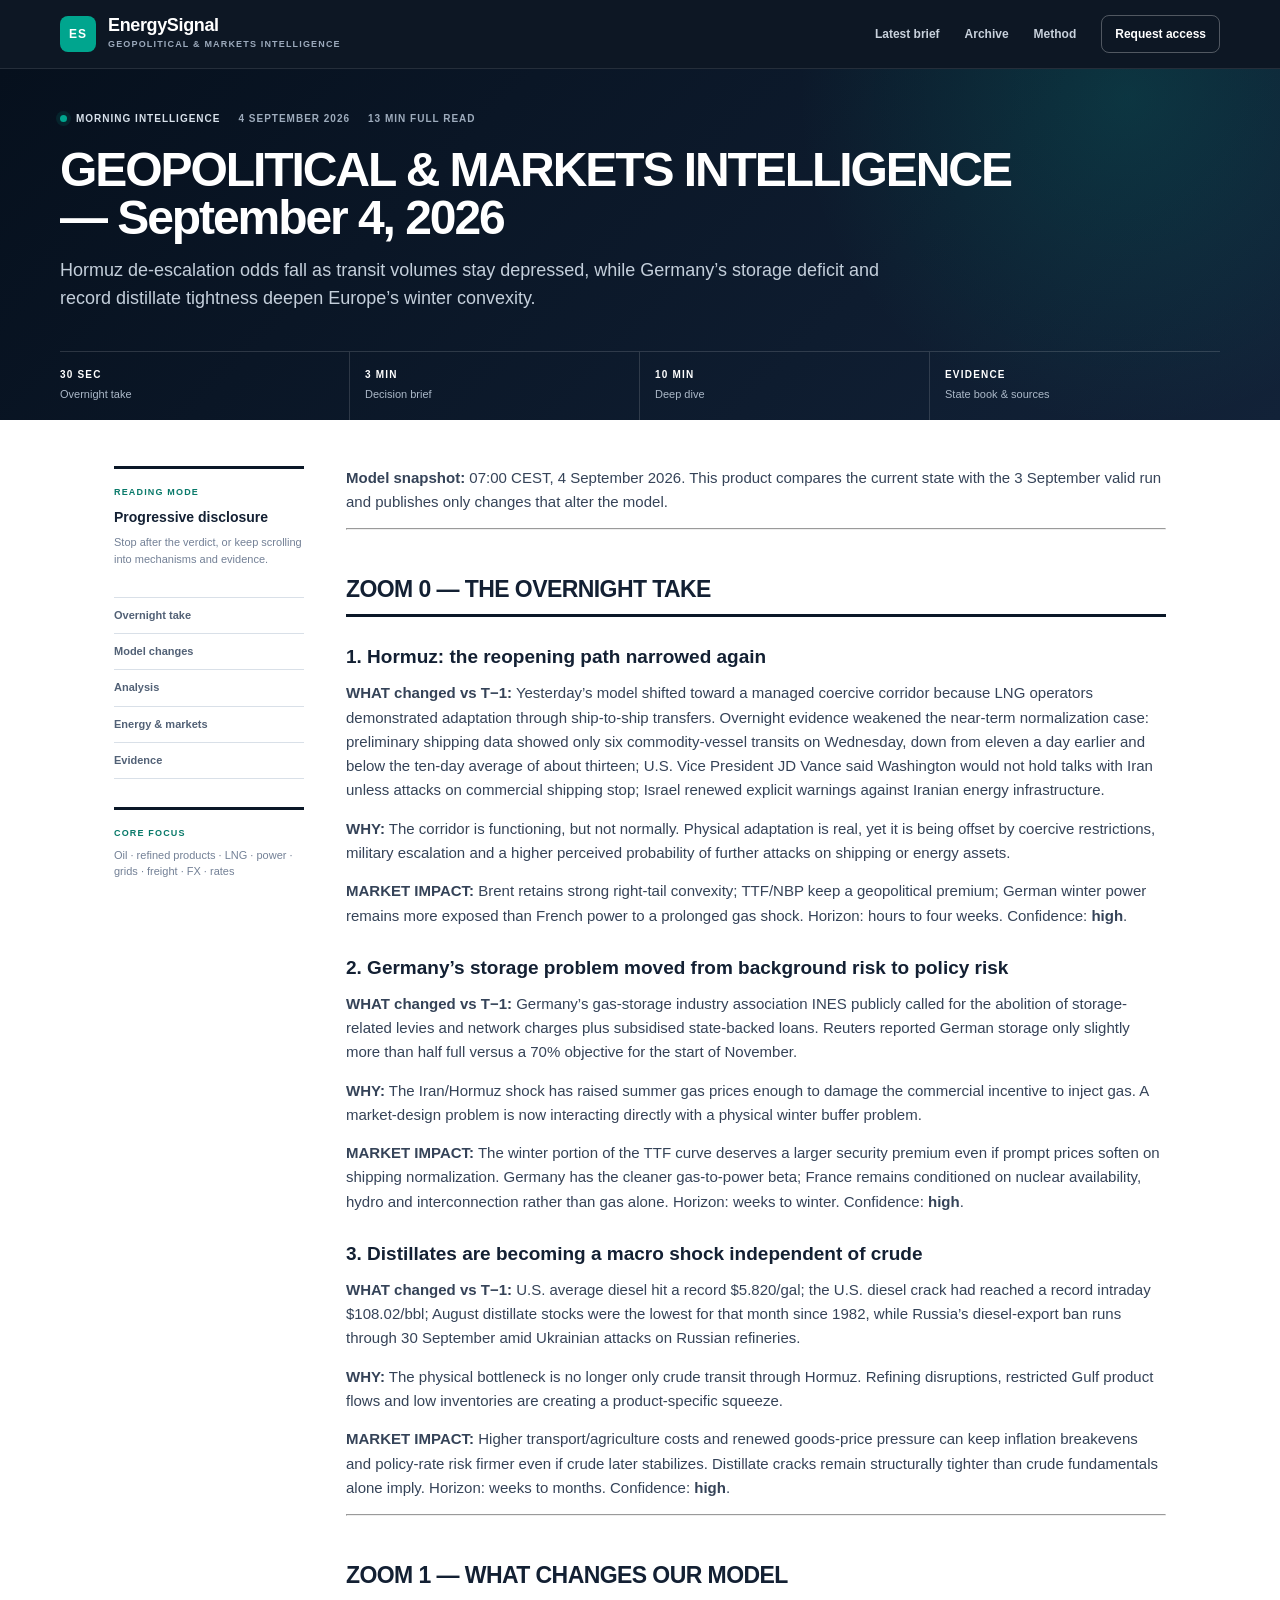
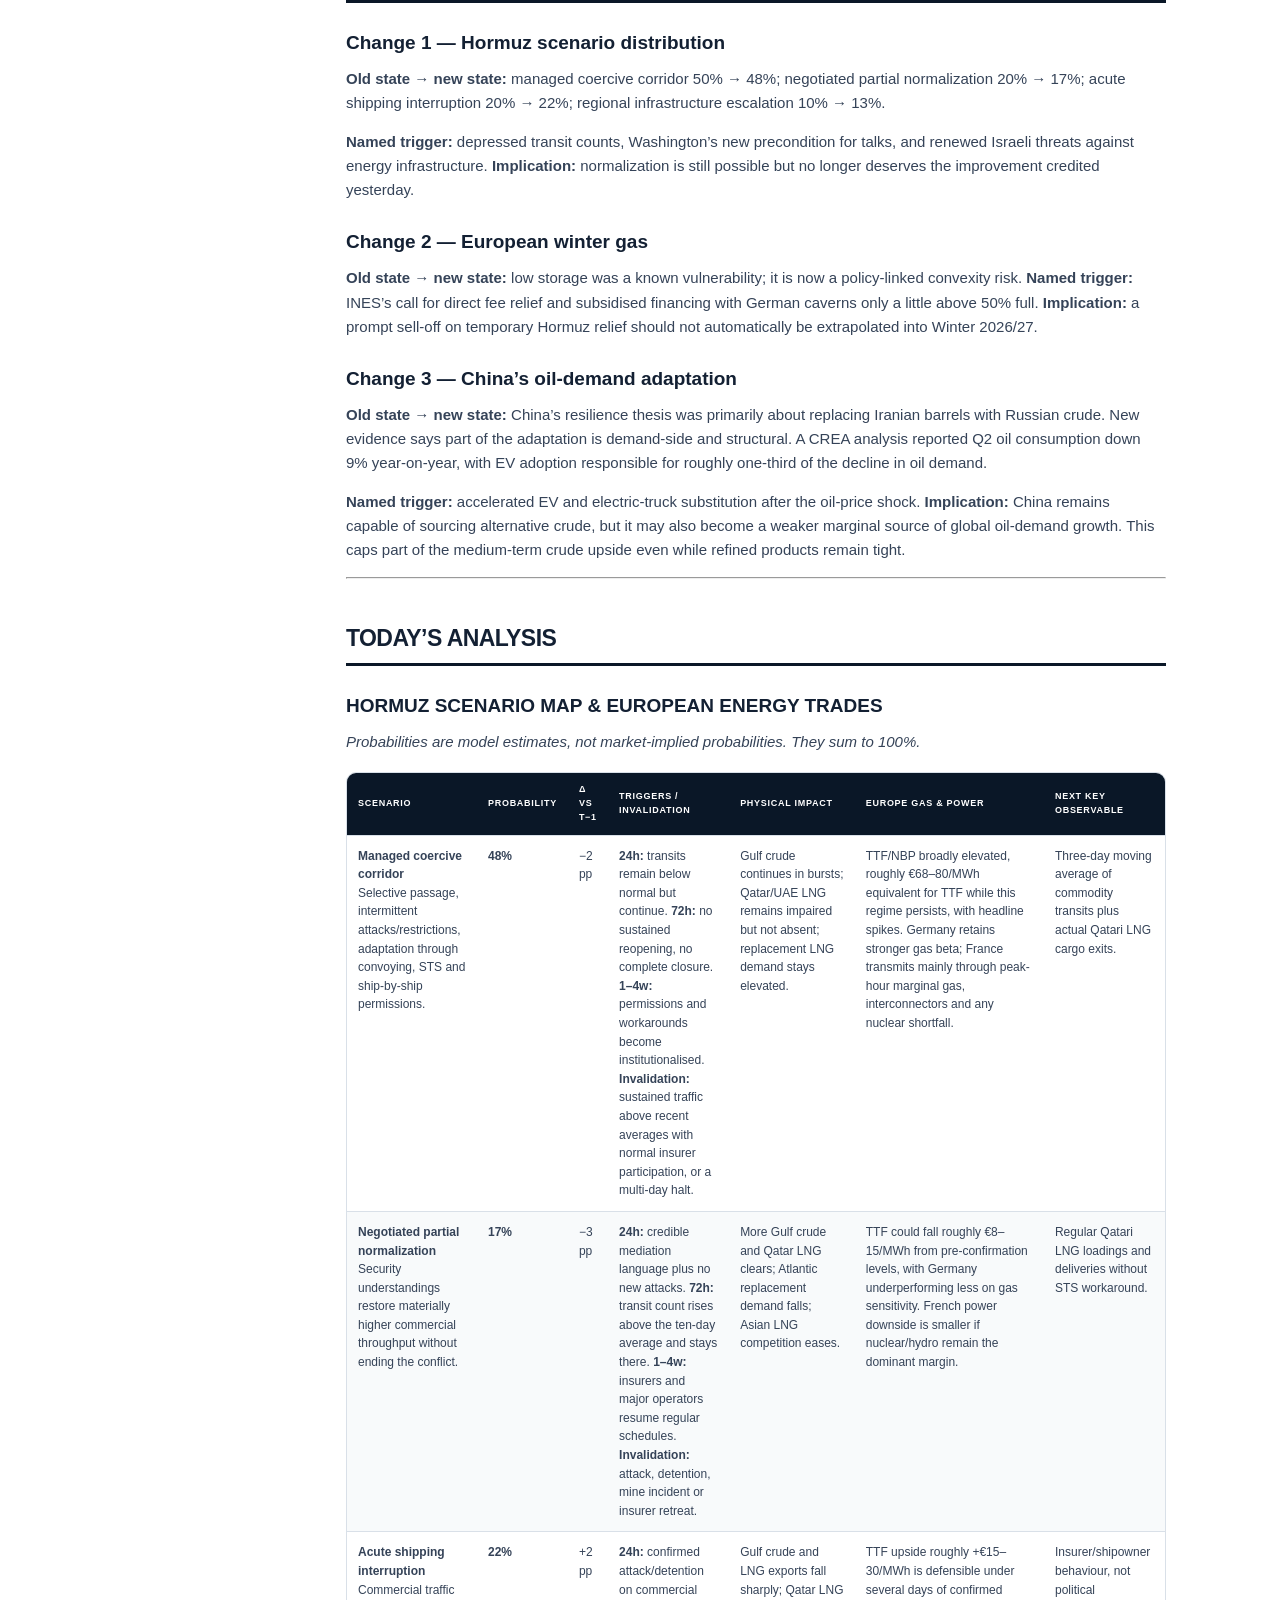
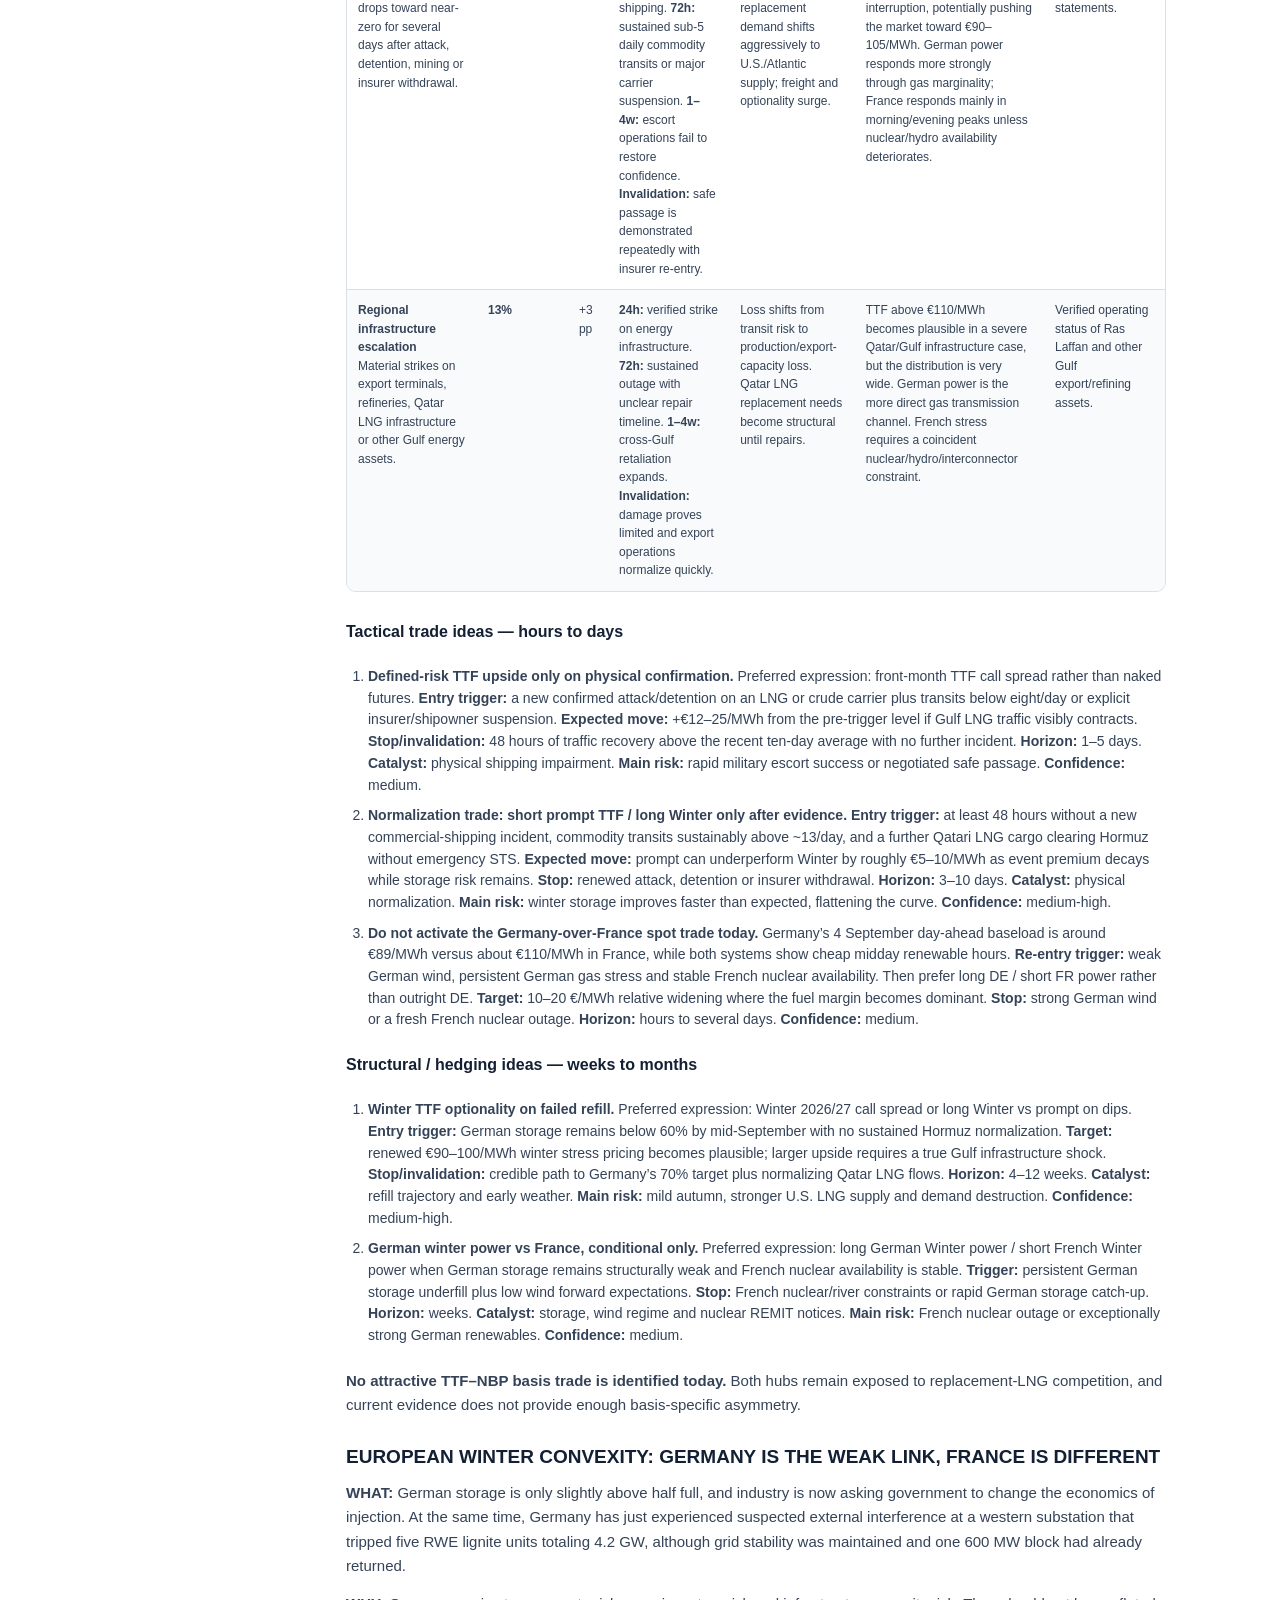
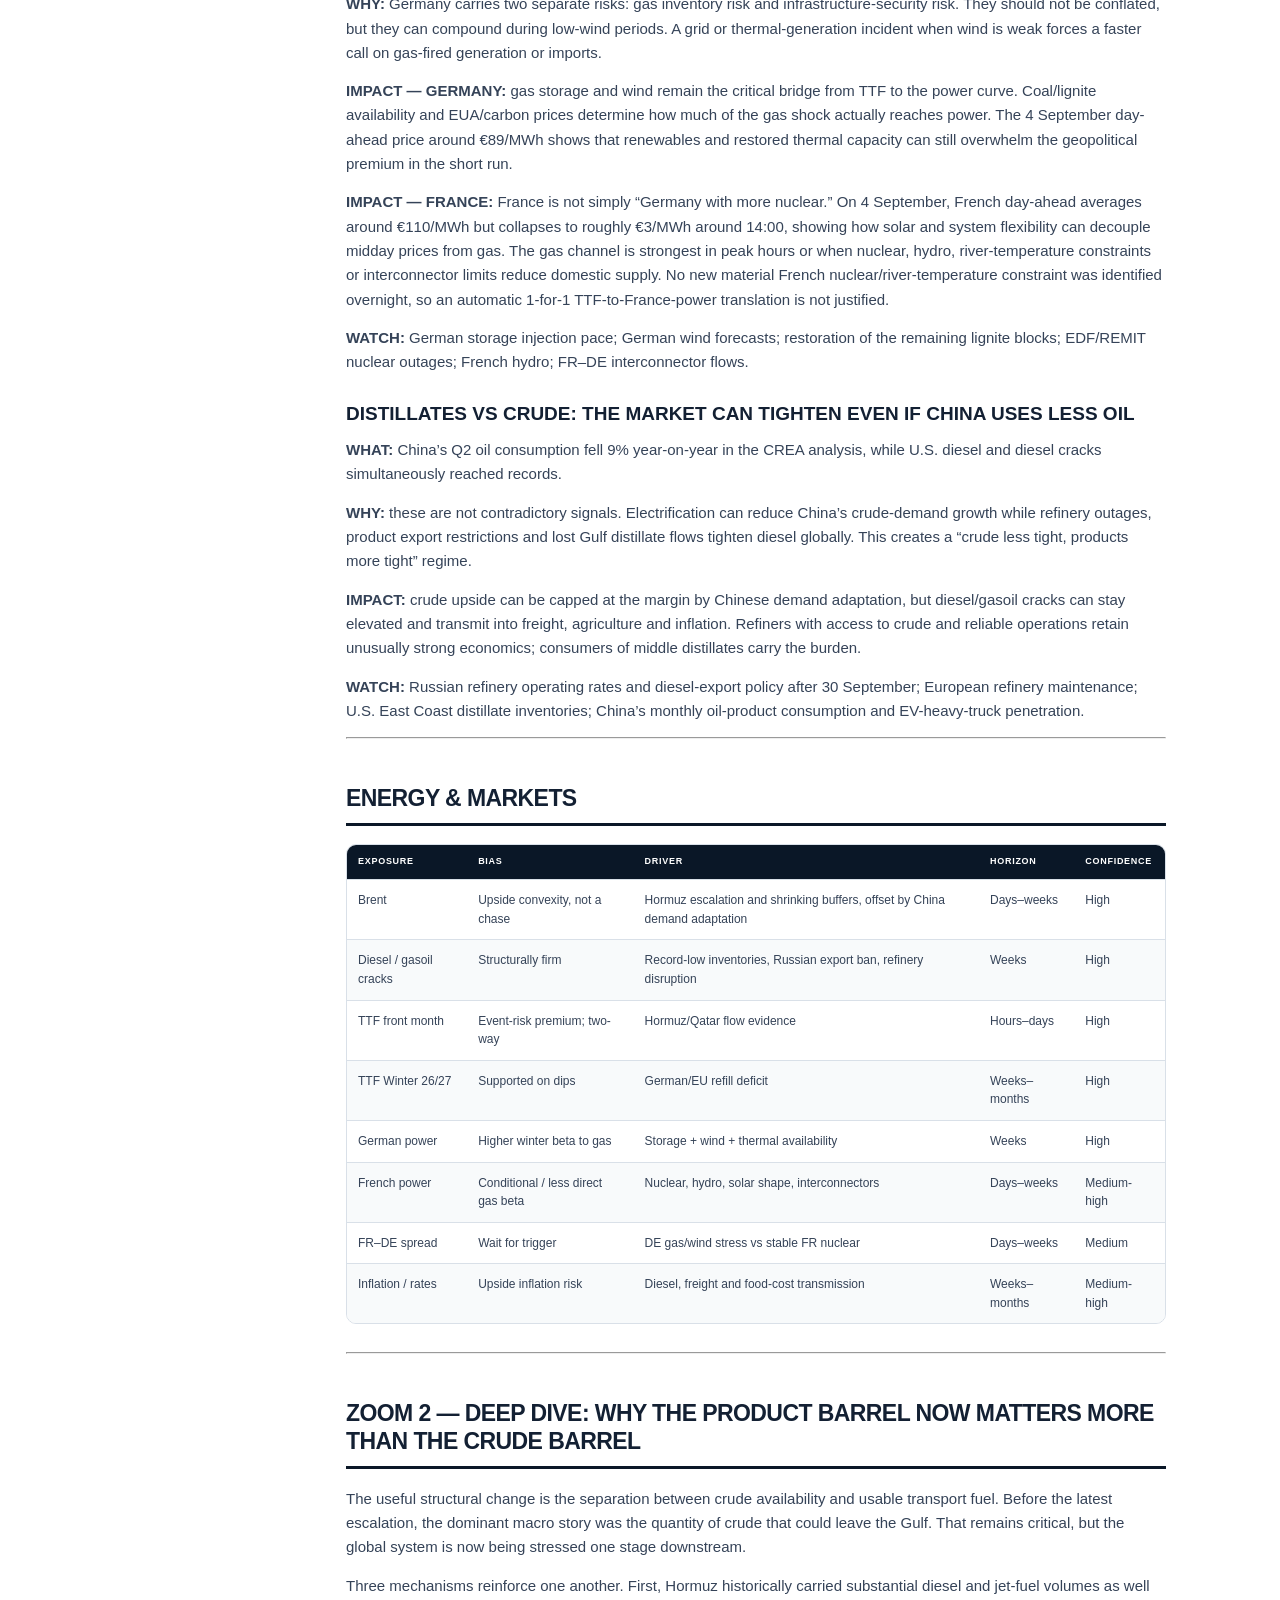
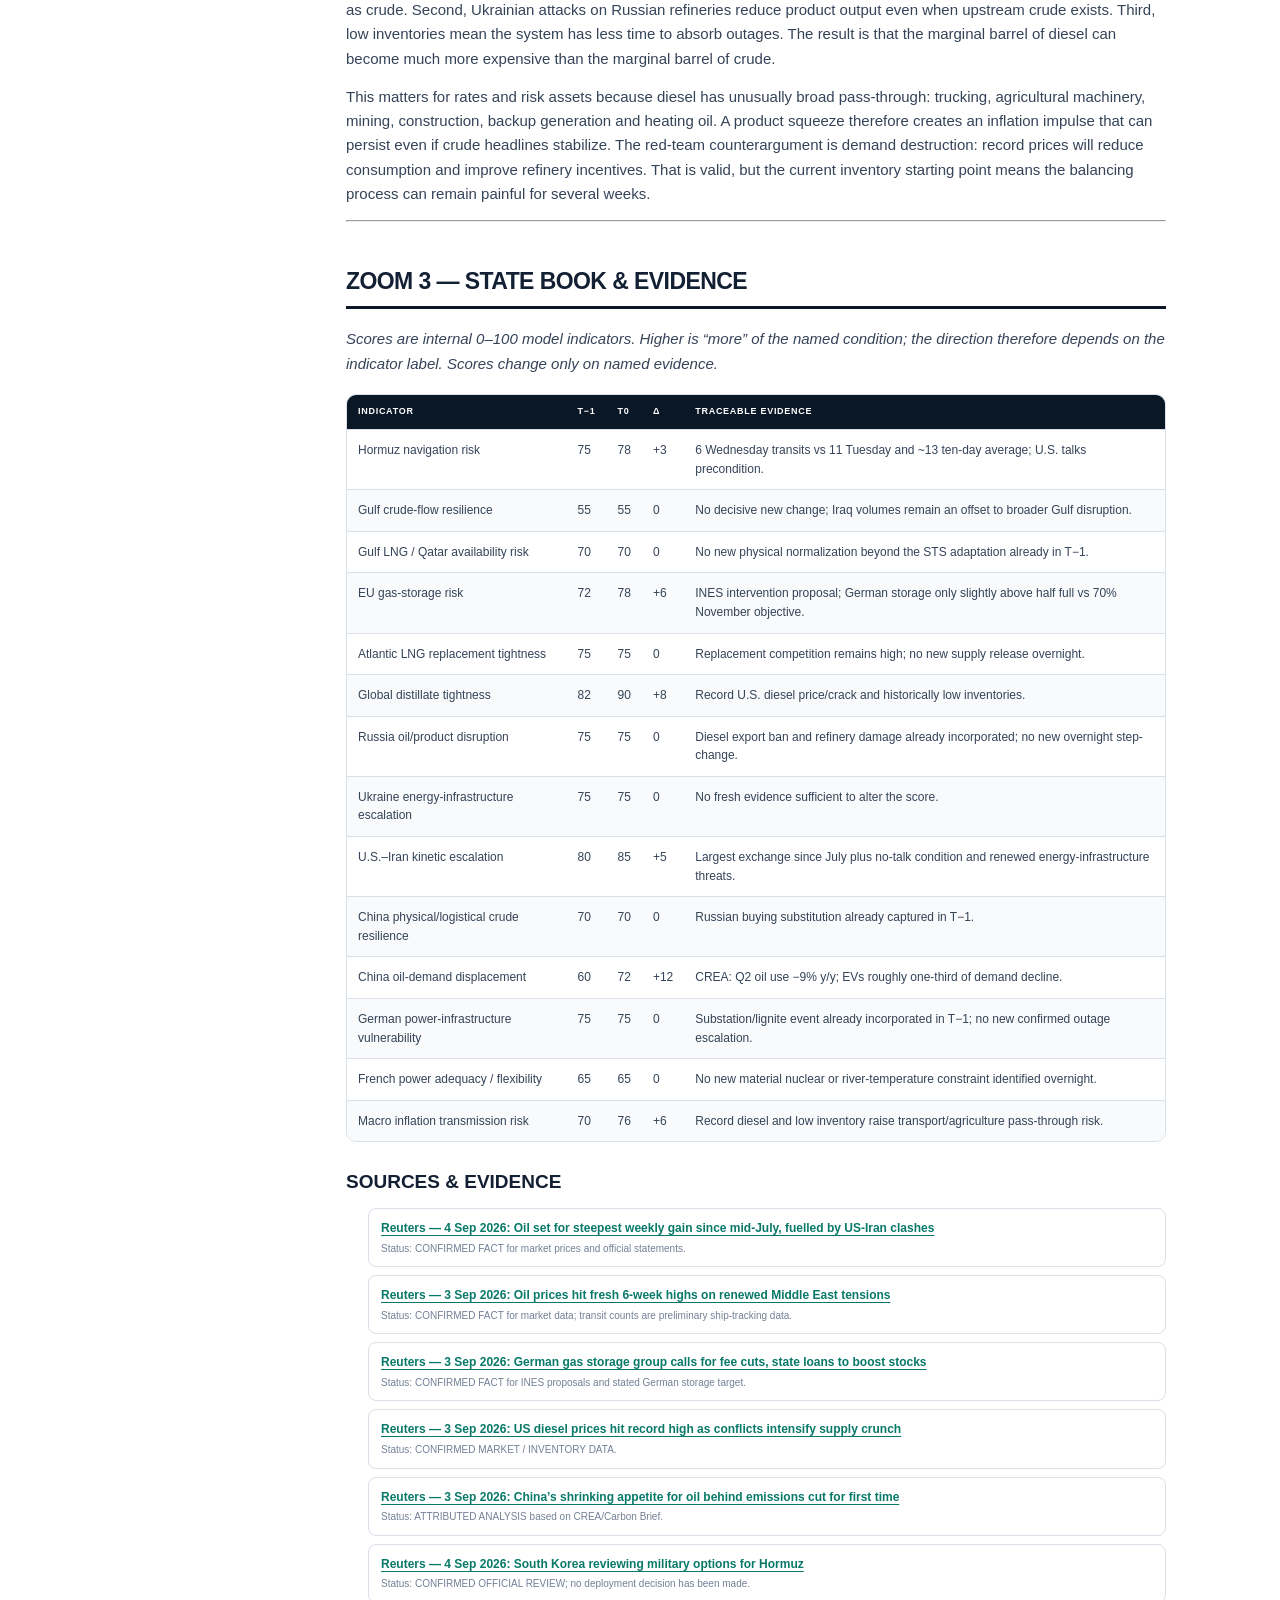
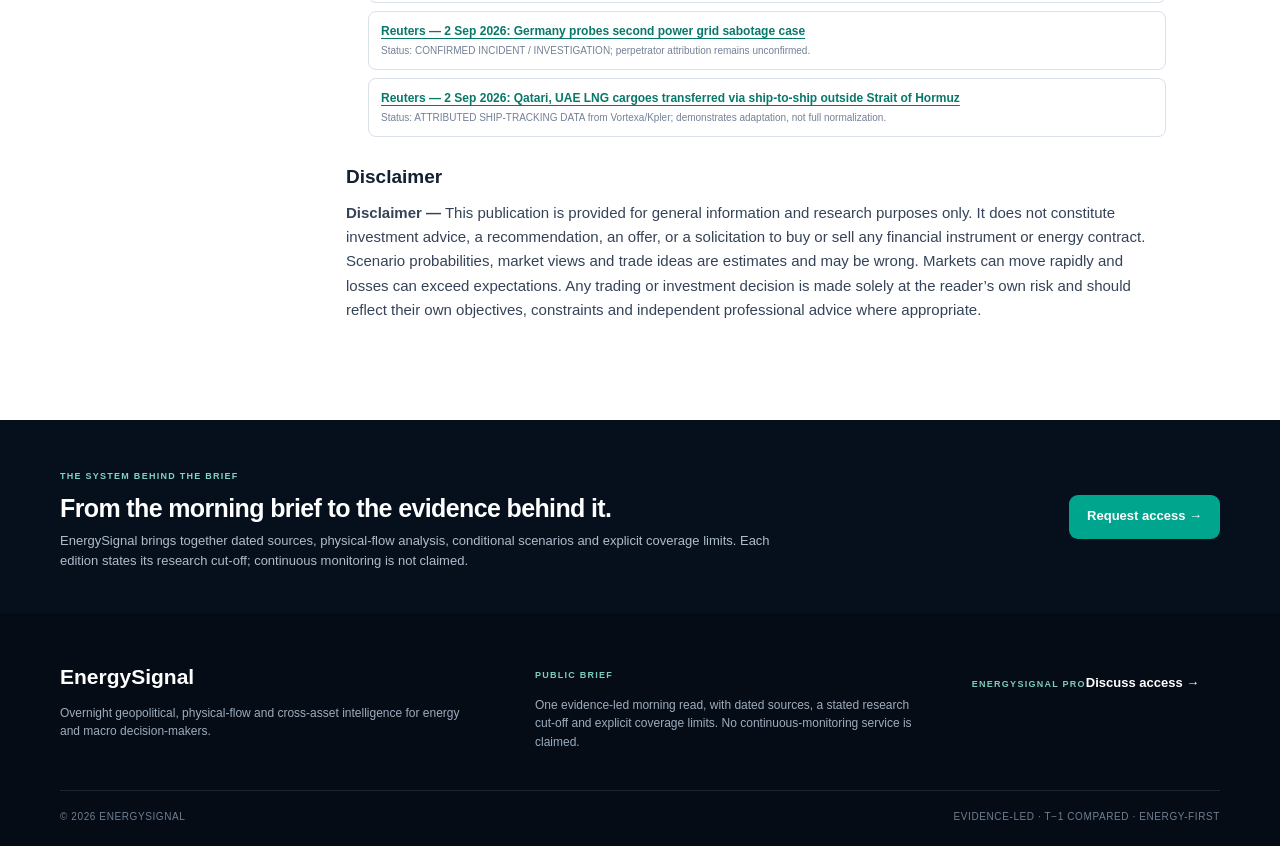
<file: geopolitical-markets-intelligence-2026-09-04/index.html>
<!doctype html><html lang="en"><head><meta charset="utf-8"><meta name="viewport" content="width=device-width,initial-scale=1"><title>GEOPOLITICAL & MARKETS INTELLIGENCE — September 4, 2026</title><link rel="stylesheet" href="../assets/style.css"></head><body class="es-body"><header class="site-header"><div class="site-shell header-inner"><a class="brand" href="../" aria-label="EnergySignal home"><span class="brand-mark" aria-hidden="true">ES</span><span class="brand-copy"><strong>EnergySignal</strong><small>Geopolitical &amp; markets intelligence</small></span></a><nav class="primary-nav" aria-label="Primary navigation"><a href="../">Latest brief</a><a href="../category/geopolitical-markets-intelligence/">Archive</a><a href="../#method">Method</a><a class="nav-cta" href="mailto:loic@baconnier.com?subject=EnergySignal%20access">Request access</a></nav></div></header><main><article class="brief-page"><header class="brief-hero"><div class="site-shell brief-hero-inner"><div class="brief-meta-row"><span class="status-pill"><i aria-hidden="true"></i> Morning intelligence</span><span>4 SEPTEMBER 2026</span><span>13 min full read</span></div><h1>GEOPOLITICAL &amp; MARKETS INTELLIGENCE — September 4, 2026</h1><p class="brief-standfirst">Hormuz de-escalation odds fall as transit volumes stay depressed, while Germany’s storage deficit and record distillate tightness deepen Europe’s winter convexity.</p><nav class="zoom-nav" aria-label="Reading levels"><a href="#overnight-take"><b>30 SEC</b><span>Overnight take</span></a><a href="#model-change"><b>3 MIN</b><span>Decision brief</span></a><a href="#deep-dive"><b>10 MIN</b><span>Deep dive</span></a><a href="#evidence"><b>EVIDENCE</b><span>State book &amp; sources</span></a></nav></div></header><section class="brief-reading-area"><div class="site-shell reading-grid"><aside class="reading-rail" aria-label="Brief navigation"><div class="rail-card"><span>READING MODE</span><strong>Progressive disclosure</strong><p>Stop after the verdict, or keep scrolling into mechanisms and evidence.</p></div><nav class="rail-links"><a href="#overnight-take">Overnight take</a><a href="#model-change">Model changes</a><a href="#analysis">Analysis</a><a href="#energy-markets">Energy &amp; markets</a><a href="#evidence">Evidence</a></nav><div class="rail-focus"><span>CORE FOCUS</span><p>Oil · refined products · LNG · power · grids · freight · FX · rates</p></div></aside><div class="brief-content"><p><strong>Model snapshot:</strong> 07:00 CEST, 4 September 2026. This product compares the current state with the 3 September valid run and publishes only changes that alter the model.</p><hr><h2 id="overnight-take">ZOOM 0 — THE OVERNIGHT TAKE</h2><h3>1. Hormuz: the reopening path narrowed again</h3><p><strong>WHAT changed vs T−1:</strong> Yesterday’s model shifted toward a managed coercive corridor because LNG operators demonstrated adaptation through ship-to-ship transfers. Overnight evidence weakened the near-term normalization case: preliminary shipping data showed only six commodity-vessel transits on Wednesday, down from eleven a day earlier and below the ten-day average of about thirteen; U.S. Vice President JD Vance said Washington would not hold talks with Iran unless attacks on commercial shipping stop; Israel renewed explicit warnings against Iranian energy infrastructure.</p><p><strong>WHY:</strong> The corridor is functioning, but not normally. Physical adaptation is real, yet it is being offset by coercive restrictions, military escalation and a higher perceived probability of further attacks on shipping or energy assets.</p><p><strong>MARKET IMPACT:</strong> Brent retains strong right-tail convexity; TTF/NBP keep a geopolitical premium; German winter power remains more exposed than French power to a prolonged gas shock. Horizon: hours to four weeks. Confidence: <strong>high</strong>.</p><h3>2. Germany’s storage problem moved from background risk to policy risk</h3><p><strong>WHAT changed vs T−1:</strong> Germany’s gas-storage industry association INES publicly called for the abolition of storage-related levies and network charges plus subsidised state-backed loans. Reuters reported German storage only slightly more than half full versus a 70% objective for the start of November.</p><p><strong>WHY:</strong> The Iran/Hormuz shock has raised summer gas prices enough to damage the commercial incentive to inject gas. A market-design problem is now interacting directly with a physical winter buffer problem.</p><p><strong>MARKET IMPACT:</strong> The winter portion of the TTF curve deserves a larger security premium even if prompt prices soften on shipping normalization. Germany has the cleaner gas-to-power beta; France remains conditioned on nuclear availability, hydro and interconnection rather than gas alone. Horizon: weeks to winter. Confidence: <strong>high</strong>.</p><h3>3. Distillates are becoming a macro shock independent of crude</h3><p><strong>WHAT changed vs T−1:</strong> U.S. average diesel hit a record $5.820/gal; the U.S. diesel crack had reached a record intraday $108.02/bbl; August distillate stocks were the lowest for that month since 1982, while Russia’s diesel-export ban runs through 30 September amid Ukrainian attacks on Russian refineries.</p><p><strong>WHY:</strong> The physical bottleneck is no longer only crude transit through Hormuz. Refining disruptions, restricted Gulf product flows and low inventories are creating a product-specific squeeze.</p><p><strong>MARKET IMPACT:</strong> Higher transport/agriculture costs and renewed goods-price pressure can keep inflation breakevens and policy-rate risk firmer even if crude later stabilizes. Distillate cracks remain structurally tighter than crude fundamentals alone imply. Horizon: weeks to months. Confidence: <strong>high</strong>.</p><hr><h2 id="model-change">ZOOM 1 — WHAT CHANGES OUR MODEL</h2><h3>Change 1 — Hormuz scenario distribution</h3><p><strong>Old state → new state:</strong> managed coercive corridor 50% → 48%; negotiated partial normalization 20% → 17%; acute shipping interruption 20% → 22%; regional infrastructure escalation 10% → 13%.</p><p><strong>Named trigger:</strong> depressed transit counts, Washington’s new precondition for talks, and renewed Israeli threats against energy infrastructure. <strong>Implication:</strong> normalization is still possible but no longer deserves the improvement credited yesterday.</p><h3>Change 2 — European winter gas</h3><p><strong>Old state → new state:</strong> low storage was a known vulnerability; it is now a policy-linked convexity risk. <strong>Named trigger:</strong> INES’s call for direct fee relief and subsidised financing with German caverns only a little above 50% full. <strong>Implication:</strong> a prompt sell-off on temporary Hormuz relief should not automatically be extrapolated into Winter 2026/27.</p><h3>Change 3 — China’s oil-demand adaptation</h3><p><strong>Old state → new state:</strong> China’s resilience thesis was primarily about replacing Iranian barrels with Russian crude. New evidence says part of the adaptation is demand-side and structural. A CREA analysis reported Q2 oil consumption down 9% year-on-year, with EV adoption responsible for roughly one-third of the decline in oil demand.</p><p><strong>Named trigger:</strong> accelerated EV and electric-truck substitution after the oil-price shock. <strong>Implication:</strong> China remains capable of sourcing alternative crude, but it may also become a weaker marginal source of global oil-demand growth. This caps part of the medium-term crude upside even while refined products remain tight.</p><hr><h2 id="analysis">TODAY’S ANALYSIS</h2><h3>HORMUZ SCENARIO MAP &amp; EUROPEAN ENERGY TRADES</h3><p><em>Probabilities are model estimates, not market-implied probabilities. They sum to 100%.</em></p><div class="table-wrap"><table><thead><tr><th>Scenario</th><th>Probability</th><th>Δ vs T−1</th><th>Triggers / invalidation</th><th>Physical impact</th><th>Europe gas &amp; power</th><th>Next key observable</th></tr></thead><tbody><tr><td><strong>Managed coercive corridor</strong><br>Selective passage, intermittent attacks/restrictions, adaptation through convoying, STS and ship-by-ship permissions.</td><td><strong>48%</strong></td><td>−2 pp</td><td><strong>24h:</strong> transits remain below normal but continue. <strong>72h:</strong> no sustained reopening, no complete closure. <strong>1–4w:</strong> permissions and workarounds become institutionalised. <strong>Invalidation:</strong> sustained traffic above recent averages with normal insurer participation, or a multi-day halt.</td><td>Gulf crude continues in bursts; Qatar/UAE LNG remains impaired but not absent; replacement LNG demand stays elevated.</td><td>TTF/NBP broadly elevated, roughly €68–80/MWh equivalent for TTF while this regime persists, with headline spikes. Germany retains stronger gas beta; France transmits mainly through peak-hour marginal gas, interconnectors and any nuclear shortfall.</td><td>Three-day moving average of commodity transits plus actual Qatari LNG cargo exits.</td></tr><tr><td><strong>Negotiated partial normalization</strong><br>Security understandings restore materially higher commercial throughput without ending the conflict.</td><td><strong>17%</strong></td><td>−3 pp</td><td><strong>24h:</strong> credible mediation language plus no new attacks. <strong>72h:</strong> transit count rises above the ten-day average and stays there. <strong>1–4w:</strong> insurers and major operators resume regular schedules. <strong>Invalidation:</strong> attack, detention, mine incident or insurer retreat.</td><td>More Gulf crude and Qatar LNG clears; Atlantic replacement demand falls; Asian LNG competition eases.</td><td>TTF could fall roughly €8–15/MWh from pre-confirmation levels, with Germany underperforming less on gas sensitivity. French power downside is smaller if nuclear/hydro remain the dominant margin.</td><td>Regular Qatari LNG loadings and deliveries without STS workaround.</td></tr><tr><td><strong>Acute shipping interruption</strong><br>Commercial traffic drops toward near-zero for several days after attack, detention, mining or insurer withdrawal.</td><td><strong>22%</strong></td><td>+2 pp</td><td><strong>24h:</strong> confirmed attack/detention on commercial shipping. <strong>72h:</strong> sustained sub-5 daily commodity transits or major carrier suspension. <strong>1–4w:</strong> escort operations fail to restore confidence. <strong>Invalidation:</strong> safe passage is demonstrated repeatedly with insurer re-entry.</td><td>Gulf crude and LNG exports fall sharply; Qatar LNG replacement demand shifts aggressively to U.S./Atlantic supply; freight and optionality surge.</td><td>TTF upside roughly +€15–30/MWh is defensible under several days of confirmed interruption, potentially pushing the market toward €90–105/MWh. German power responds more strongly through gas marginality; France responds mainly in morning/evening peaks unless nuclear/hydro availability deteriorates.</td><td>Insurer/shipowner behaviour, not political statements.</td></tr><tr><td><strong>Regional infrastructure escalation</strong><br>Material strikes on export terminals, refineries, Qatar LNG infrastructure or other Gulf energy assets.</td><td><strong>13%</strong></td><td>+3 pp</td><td><strong>24h:</strong> verified strike on energy infrastructure. <strong>72h:</strong> sustained outage with unclear repair timeline. <strong>1–4w:</strong> cross-Gulf retaliation expands. <strong>Invalidation:</strong> damage proves limited and export operations normalize quickly.</td><td>Loss shifts from transit risk to production/export-capacity loss. Qatar LNG replacement needs become structural until repairs.</td><td>TTF above €110/MWh becomes plausible in a severe Qatar/Gulf infrastructure case, but the distribution is very wide. German power is the more direct gas transmission channel. French stress requires a coincident nuclear/hydro/interconnector constraint.</td><td>Verified operating status of Ras Laffan and other Gulf export/refining assets.</td></tr></tbody></table></div><h4>Tactical trade ideas — hours to days</h4><ol><li><strong>Defined-risk TTF upside only on physical confirmation.</strong> Preferred expression: front-month TTF call spread rather than naked futures. <strong>Entry trigger:</strong> a new confirmed attack/detention on an LNG or crude carrier plus transits below eight/day or explicit insurer/shipowner suspension. <strong>Expected move:</strong> +€12–25/MWh from the pre-trigger level if Gulf LNG traffic visibly contracts. <strong>Stop/invalidation:</strong> 48 hours of traffic recovery above the recent ten-day average with no further incident. <strong>Horizon:</strong> 1–5 days. <strong>Catalyst:</strong> physical shipping impairment. <strong>Main risk:</strong> rapid military escort success or negotiated safe passage. <strong>Confidence:</strong> medium.</li><li><strong>Normalization trade: short prompt TTF / long Winter only after evidence.</strong> <strong>Entry trigger:</strong> at least 48 hours without a new commercial-shipping incident, commodity transits sustainably above ~13/day, and a further Qatari LNG cargo clearing Hormuz without emergency STS. <strong>Expected move:</strong> prompt can underperform Winter by roughly €5–10/MWh as event premium decays while storage risk remains. <strong>Stop:</strong> renewed attack, detention or insurer withdrawal. <strong>Horizon:</strong> 3–10 days. <strong>Catalyst:</strong> physical normalization. <strong>Main risk:</strong> winter storage improves faster than expected, flattening the curve. <strong>Confidence:</strong> medium-high.</li><li><strong>Do not activate the Germany-over-France spot trade today.</strong> Germany’s 4 September day-ahead baseload is around €89/MWh versus about €110/MWh in France, while both systems show cheap midday renewable hours. <strong>Re-entry trigger:</strong> weak German wind, persistent German gas stress and stable French nuclear availability. Then prefer long DE / short FR power rather than outright DE. <strong>Target:</strong> 10–20 €/MWh relative widening where the fuel margin becomes dominant. <strong>Stop:</strong> strong German wind or a fresh French nuclear outage. <strong>Horizon:</strong> hours to several days. <strong>Confidence:</strong> medium.</li></ol><h4>Structural / hedging ideas — weeks to months</h4><ol><li><strong>Winter TTF optionality on failed refill.</strong> Preferred expression: Winter 2026/27 call spread or long Winter vs prompt on dips. <strong>Entry trigger:</strong> German storage remains below 60% by mid-September with no sustained Hormuz normalization. <strong>Target:</strong> renewed €90–100/MWh winter stress pricing becomes plausible; larger upside requires a true Gulf infrastructure shock. <strong>Stop/invalidation:</strong> credible path to Germany’s 70% target plus normalizing Qatar LNG flows. <strong>Horizon:</strong> 4–12 weeks. <strong>Catalyst:</strong> refill trajectory and early weather. <strong>Main risk:</strong> mild autumn, stronger U.S. LNG supply and demand destruction. <strong>Confidence:</strong> medium-high.</li><li><strong>German winter power vs France, conditional only.</strong> Preferred expression: long German Winter power / short French Winter power when German storage remains structurally weak and French nuclear availability is stable. <strong>Trigger:</strong> persistent German storage underfill plus low wind forward expectations. <strong>Stop:</strong> French nuclear/river constraints or rapid German storage catch-up. <strong>Horizon:</strong> weeks. <strong>Catalyst:</strong> storage, wind regime and nuclear REMIT notices. <strong>Main risk:</strong> French nuclear outage or exceptionally strong German renewables. <strong>Confidence:</strong> medium.</li></ol><p><strong>No attractive TTF–NBP basis trade is identified today.</strong> Both hubs remain exposed to replacement-LNG competition, and current evidence does not provide enough basis-specific asymmetry.</p><h3>EUROPEAN WINTER CONVEXITY: GERMANY IS THE WEAK LINK, FRANCE IS DIFFERENT</h3><p><strong>WHAT:</strong> German storage is only slightly above half full, and industry is now asking government to change the economics of injection. At the same time, Germany has just experienced suspected external interference at a western substation that tripped five RWE lignite units totaling 4.2 GW, although grid stability was maintained and one 600 MW block had already returned.</p><p><strong>WHY:</strong> Germany carries two separate risks: gas inventory risk and infrastructure-security risk. They should not be conflated, but they can compound during low-wind periods. A grid or thermal-generation incident when wind is weak forces a faster call on gas-fired generation or imports.</p><p><strong>IMPACT — GERMANY:</strong> gas storage and wind remain the critical bridge from TTF to the power curve. Coal/lignite availability and EUA/carbon prices determine how much of the gas shock actually reaches power. The 4 September day-ahead price around €89/MWh shows that renewables and restored thermal capacity can still overwhelm the geopolitical premium in the short run.</p><p><strong>IMPACT — FRANCE:</strong> France is not simply “Germany with more nuclear.” On 4 September, French day-ahead averages around €110/MWh but collapses to roughly €3/MWh around 14:00, showing how solar and system flexibility can decouple midday prices from gas. The gas channel is strongest in peak hours or when nuclear, hydro, river-temperature constraints or interconnector limits reduce domestic supply. No new material French nuclear/river-temperature constraint was identified overnight, so an automatic 1-for-1 TTF-to-France-power translation is not justified.</p><p><strong>WATCH:</strong> German storage injection pace; German wind forecasts; restoration of the remaining lignite blocks; EDF/REMIT nuclear outages; French hydro; FR–DE interconnector flows.</p><h3>DISTILLATES VS CRUDE: THE MARKET CAN TIGHTEN EVEN IF CHINA USES LESS OIL</h3><p><strong>WHAT:</strong> China’s Q2 oil consumption fell 9% year-on-year in the CREA analysis, while U.S. diesel and diesel cracks simultaneously reached records.</p><p><strong>WHY:</strong> these are not contradictory signals. Electrification can reduce China’s crude-demand growth while refinery outages, product export restrictions and lost Gulf distillate flows tighten diesel globally. This creates a “crude less tight, products more tight” regime.</p><p><strong>IMPACT:</strong> crude upside can be capped at the margin by Chinese demand adaptation, but diesel/gasoil cracks can stay elevated and transmit into freight, agriculture and inflation. Refiners with access to crude and reliable operations retain unusually strong economics; consumers of middle distillates carry the burden.</p><p><strong>WATCH:</strong> Russian refinery operating rates and diesel-export policy after 30 September; European refinery maintenance; U.S. East Coast distillate inventories; China’s monthly oil-product consumption and EV-heavy-truck penetration.</p><hr><h2 id="energy-markets">ENERGY &amp; MARKETS</h2><div class="table-wrap"><table><thead><tr><th>Exposure</th><th>Bias</th><th>Driver</th><th>Horizon</th><th>Confidence</th></tr></thead><tbody><tr><td>Brent</td><td>Upside convexity, not a chase</td><td>Hormuz escalation and shrinking buffers, offset by China demand adaptation</td><td>Days–weeks</td><td>High</td></tr><tr><td>Diesel / gasoil cracks</td><td>Structurally firm</td><td>Record-low inventories, Russian export ban, refinery disruption</td><td>Weeks</td><td>High</td></tr><tr><td>TTF front month</td><td>Event-risk premium; two-way</td><td>Hormuz/Qatar flow evidence</td><td>Hours–days</td><td>High</td></tr><tr><td>TTF Winter 26/27</td><td>Supported on dips</td><td>German/EU refill deficit</td><td>Weeks–months</td><td>High</td></tr><tr><td>German power</td><td>Higher winter beta to gas</td><td>Storage + wind + thermal availability</td><td>Weeks</td><td>High</td></tr><tr><td>French power</td><td>Conditional / less direct gas beta</td><td>Nuclear, hydro, solar shape, interconnectors</td><td>Days–weeks</td><td>Medium-high</td></tr><tr><td>FR–DE spread</td><td>Wait for trigger</td><td>DE gas/wind stress vs stable FR nuclear</td><td>Days–weeks</td><td>Medium</td></tr><tr><td>Inflation / rates</td><td>Upside inflation risk</td><td>Diesel, freight and food-cost transmission</td><td>Weeks–months</td><td>Medium-high</td></tr></tbody></table></div><hr><h2 id="deep-dive">ZOOM 2 — DEEP DIVE: WHY THE PRODUCT BARREL NOW MATTERS MORE THAN THE CRUDE BARREL</h2><p>The useful structural change is the separation between crude availability and usable transport fuel. Before the latest escalation, the dominant macro story was the quantity of crude that could leave the Gulf. That remains critical, but the global system is now being stressed one stage downstream.</p><p>Three mechanisms reinforce one another. First, Hormuz historically carried substantial diesel and jet-fuel volumes as well as crude. Second, Ukrainian attacks on Russian refineries reduce product output even when upstream crude exists. Third, low inventories mean the system has less time to absorb outages. The result is that the marginal barrel of diesel can become much more expensive than the marginal barrel of crude.</p><p>This matters for rates and risk assets because diesel has unusually broad pass-through: trucking, agricultural machinery, mining, construction, backup generation and heating oil. A product squeeze therefore creates an inflation impulse that can persist even if crude headlines stabilize. The red-team counterargument is demand destruction: record prices will reduce consumption and improve refinery incentives. That is valid, but the current inventory starting point means the balancing process can remain painful for several weeks.</p><hr><h2 id="evidence">ZOOM 3 — STATE BOOK &amp; EVIDENCE</h2><p><em>Scores are internal 0–100 model indicators. Higher is “more” of the named condition; the direction therefore depends on the indicator label. Scores change only on named evidence.</em></p><div class="table-wrap state-table"><table><thead><tr><th>Indicator</th><th>T−1</th><th>T0</th><th>Δ</th><th>Traceable evidence</th></tr></thead><tbody><tr><td>Hormuz navigation risk</td><td>75</td><td>78</td><td>+3</td><td>6 Wednesday transits vs 11 Tuesday and ~13 ten-day average; U.S. talks precondition.</td></tr><tr><td>Gulf crude-flow resilience</td><td>55</td><td>55</td><td>0</td><td>No decisive new change; Iraq volumes remain an offset to broader Gulf disruption.</td></tr><tr><td>Gulf LNG / Qatar availability risk</td><td>70</td><td>70</td><td>0</td><td>No new physical normalization beyond the STS adaptation already in T−1.</td></tr><tr><td>EU gas-storage risk</td><td>72</td><td>78</td><td>+6</td><td>INES intervention proposal; German storage only slightly above half full vs 70% November objective.</td></tr><tr><td>Atlantic LNG replacement tightness</td><td>75</td><td>75</td><td>0</td><td>Replacement competition remains high; no new supply release overnight.</td></tr><tr><td>Global distillate tightness</td><td>82</td><td>90</td><td>+8</td><td>Record U.S. diesel price/crack and historically low inventories.</td></tr><tr><td>Russia oil/product disruption</td><td>75</td><td>75</td><td>0</td><td>Diesel export ban and refinery damage already incorporated; no new overnight step-change.</td></tr><tr><td>Ukraine energy-infrastructure escalation</td><td>75</td><td>75</td><td>0</td><td>No fresh evidence sufficient to alter the score.</td></tr><tr><td>U.S.–Iran kinetic escalation</td><td>80</td><td>85</td><td>+5</td><td>Largest exchange since July plus no-talk condition and renewed energy-infrastructure threats.</td></tr><tr><td>China physical/logistical crude resilience</td><td>70</td><td>70</td><td>0</td><td>Russian buying substitution already captured in T−1.</td></tr><tr><td>China oil-demand displacement</td><td>60</td><td>72</td><td>+12</td><td>CREA: Q2 oil use −9% y/y; EVs roughly one-third of demand decline.</td></tr><tr><td>German power-infrastructure vulnerability</td><td>75</td><td>75</td><td>0</td><td>Substation/lignite event already incorporated in T−1; no new confirmed outage escalation.</td></tr><tr><td>French power adequacy / flexibility</td><td>65</td><td>65</td><td>0</td><td>No new material nuclear or river-temperature constraint identified overnight.</td></tr><tr><td>Macro inflation transmission risk</td><td>70</td><td>76</td><td>+6</td><td>Record diesel and low inventory raise transport/agriculture pass-through risk.</td></tr></tbody></table></div><h3>SOURCES &amp; EVIDENCE</h3><ul class="source-list"><li><a href="https://www.reuters.com/business/energy/oil-set-steepest-weekly-gain-since-mid-july-over-intensifying-us-iran-tensions-2026-09-04/">Reuters — 4 Sep 2026: Oil set for steepest weekly gain since mid-July, fuelled by US-Iran clashes</a><small>Status: CONFIRMED FACT for market prices and official statements.</small></li><li><a href="https://www.reuters.com/business/energy/oil-edges-down-investors-weigh-uncertainty-over-us-iran-strikes-2026-09-03/">Reuters — 3 Sep 2026: Oil prices hit fresh 6-week highs on renewed Middle East tensions</a><small>Status: CONFIRMED FACT for market data; transit counts are preliminary ship-tracking data.</small></li><li><a href="https://www.reuters.com/business/energy/german-gas-storage-group-calls-fee-cuts-state-loans-boost-stocks-2026-09-03/">Reuters — 3 Sep 2026: German gas storage group calls for fee cuts, state loans to boost stocks</a><small>Status: CONFIRMED FACT for INES proposals and stated German storage target.</small></li><li><a href="https://www.reuters.com/business/energy/us-diesel-hits-record-5820-gallon-gasbuddy-says-2026-09-03/">Reuters — 3 Sep 2026: US diesel prices hit record high as conflicts intensify supply crunch</a><small>Status: CONFIRMED MARKET / INVENTORY DATA.</small></li><li><a href="https://www.reuters.com/business/energy/chinas-shrinking-appetite-oil-behind-emissions-cut-first-time-2026-09-03/">Reuters — 3 Sep 2026: China’s shrinking appetite for oil behind emissions cut for first time</a><small>Status: ATTRIBUTED ANALYSIS based on CREA/Carbon Brief.</small></li><li><a href="https://www.reuters.com/world/asia-pacific/south-korea-prepares-hormuz-military-deployment-media-reports-say-2026-09-03/">Reuters — 4 Sep 2026: South Korea reviewing military options for Hormuz</a><small>Status: CONFIRMED OFFICIAL REVIEW; no deployment decision has been made.</small></li><li><a href="https://www.reuters.com/world/europe/german-power-grid-under-fresh-sabotage-attack-police-say-2026-09-02/">Reuters — 2 Sep 2026: Germany probes second power grid sabotage case</a><small>Status: CONFIRMED INCIDENT / INVESTIGATION; perpetrator attribution remains unconfirmed.</small></li><li><a href="https://www.reuters.com/business/energy/qatari-uae-lng-cargoes-transferred-via-ship-to-ship-outside-strait-hormuz-2026-09-02/">Reuters — 2 Sep 2026: Qatari, UAE LNG cargoes transferred via ship-to-ship outside Strait of Hormuz</a><small>Status: ATTRIBUTED SHIP-TRACKING DATA from Vortexa/Kpler; demonstrates adaptation, not full normalization.</small></li></ul><h3>Disclaimer</h3><p><strong>Disclaimer —</strong> This publication is provided for general information and research purposes only. It does not constitute investment advice, a recommendation, an offer, or a solicitation to buy or sell any financial instrument or energy contract. Scenario probabilities, market views and trade ideas are estimates and may be wrong. Markets can move rapidly and losses can exceed expectations. Any trading or investment decision is made solely at the reader’s own risk and should reflect their own objectives, constraints and independent professional advice where appropriate.</p></div></div></section><section class="product-cta"><div class="site-shell product-cta-inner"><div><span>THE SYSTEM BEHIND THE BRIEF</span><h2>From the morning brief to the evidence behind it.</h2><p>EnergySignal brings together dated sources, physical-flow analysis, conditional scenarios and explicit coverage limits. Each edition states its research cut-off; continuous monitoring is not claimed.</p></div><a href="mailto:loic@baconnier.com?subject=EnergySignal%20Pro">Request access →</a></div></section></article></main><footer class="site-footer"><div class="site-shell footer-grid"><div><a class="footer-brand" href="../">EnergySignal</a><p>Overnight geopolitical, physical-flow and cross-asset intelligence for energy and macro decision-makers.</p></div><div><span class="footer-label">PUBLIC BRIEF</span><p>One evidence-led morning read, with dated sources, a stated research cut-off and explicit coverage limits. No continuous-monitoring service is claimed.</p></div><div class="footer-contact"><span class="footer-label">ENERGYSIGNAL PRO</span><a href="mailto:loic@baconnier.com?subject=EnergySignal%20access">Discuss access →</a></div></div><div class="site-shell footer-bottom"><span>© 2026 EnergySignal</span><span>Evidence-led · T−1 compared · Energy-first</span></div></footer></body></html>
</file>
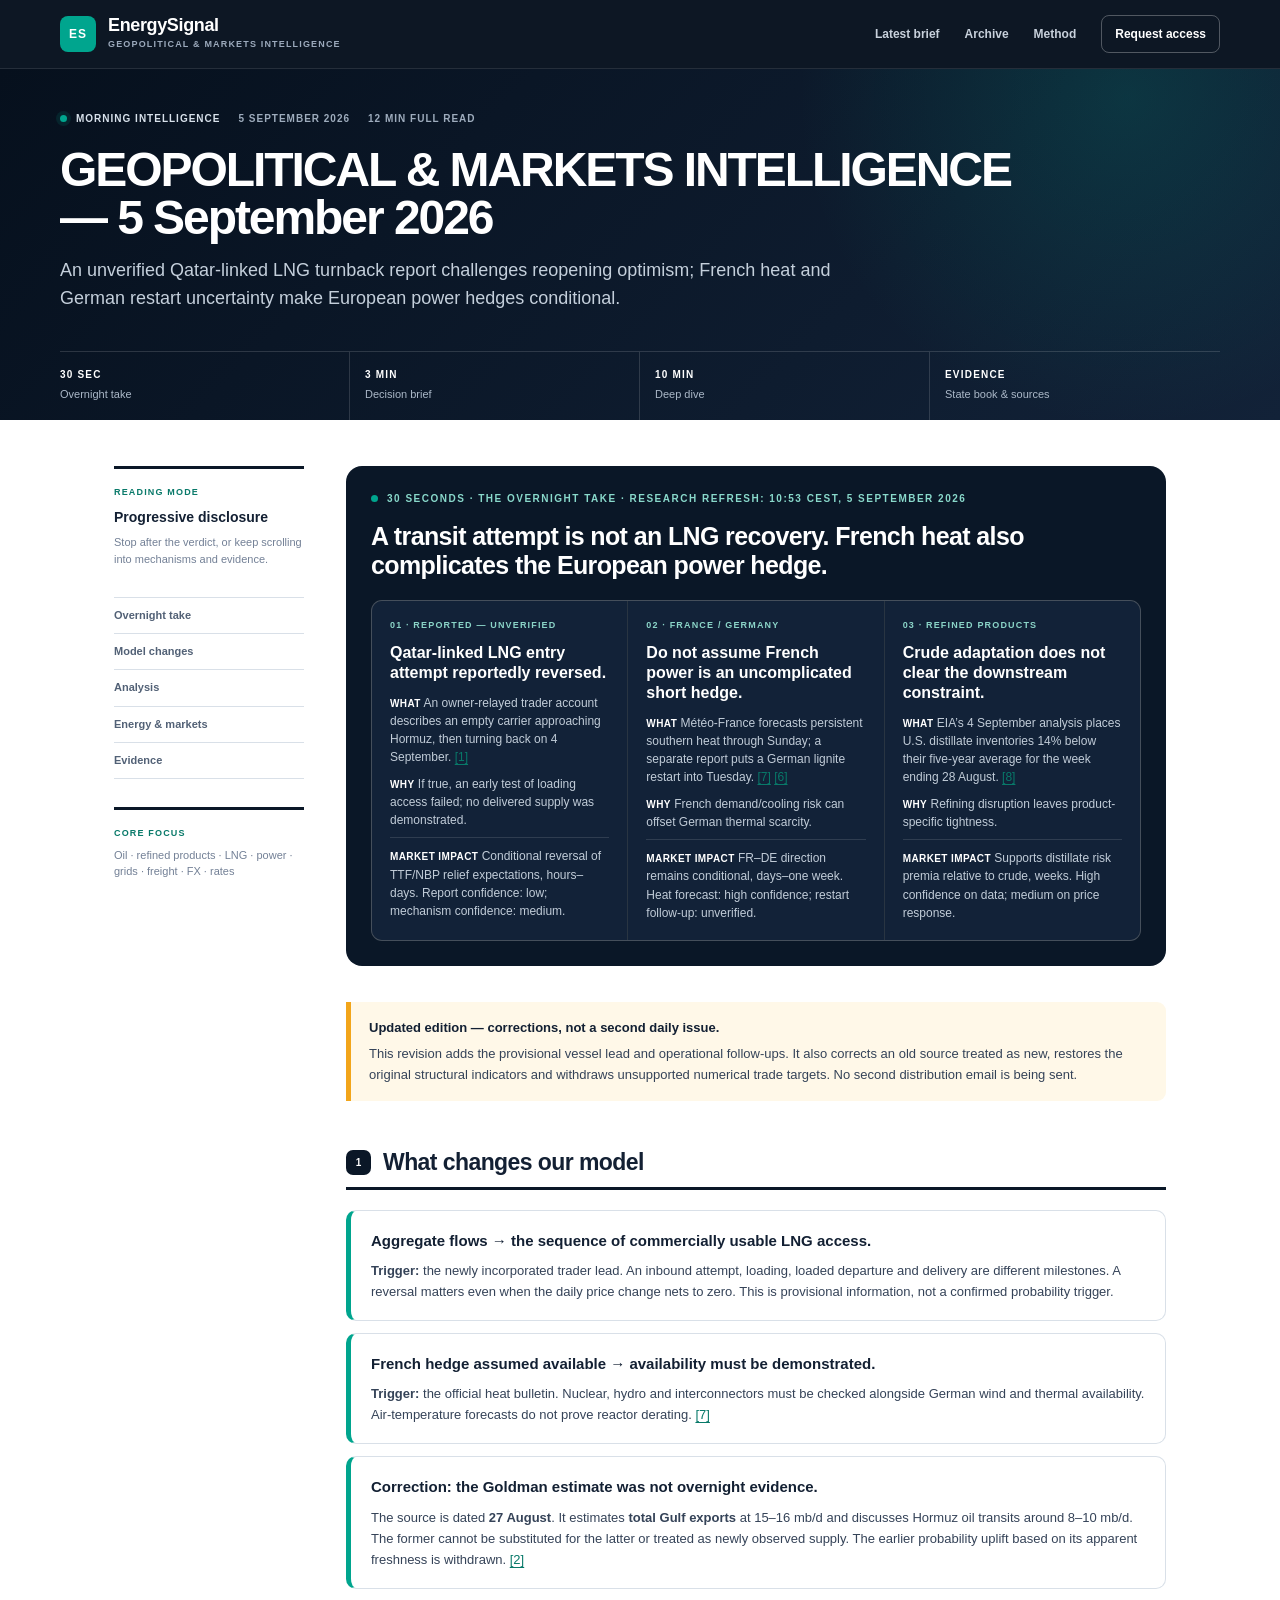
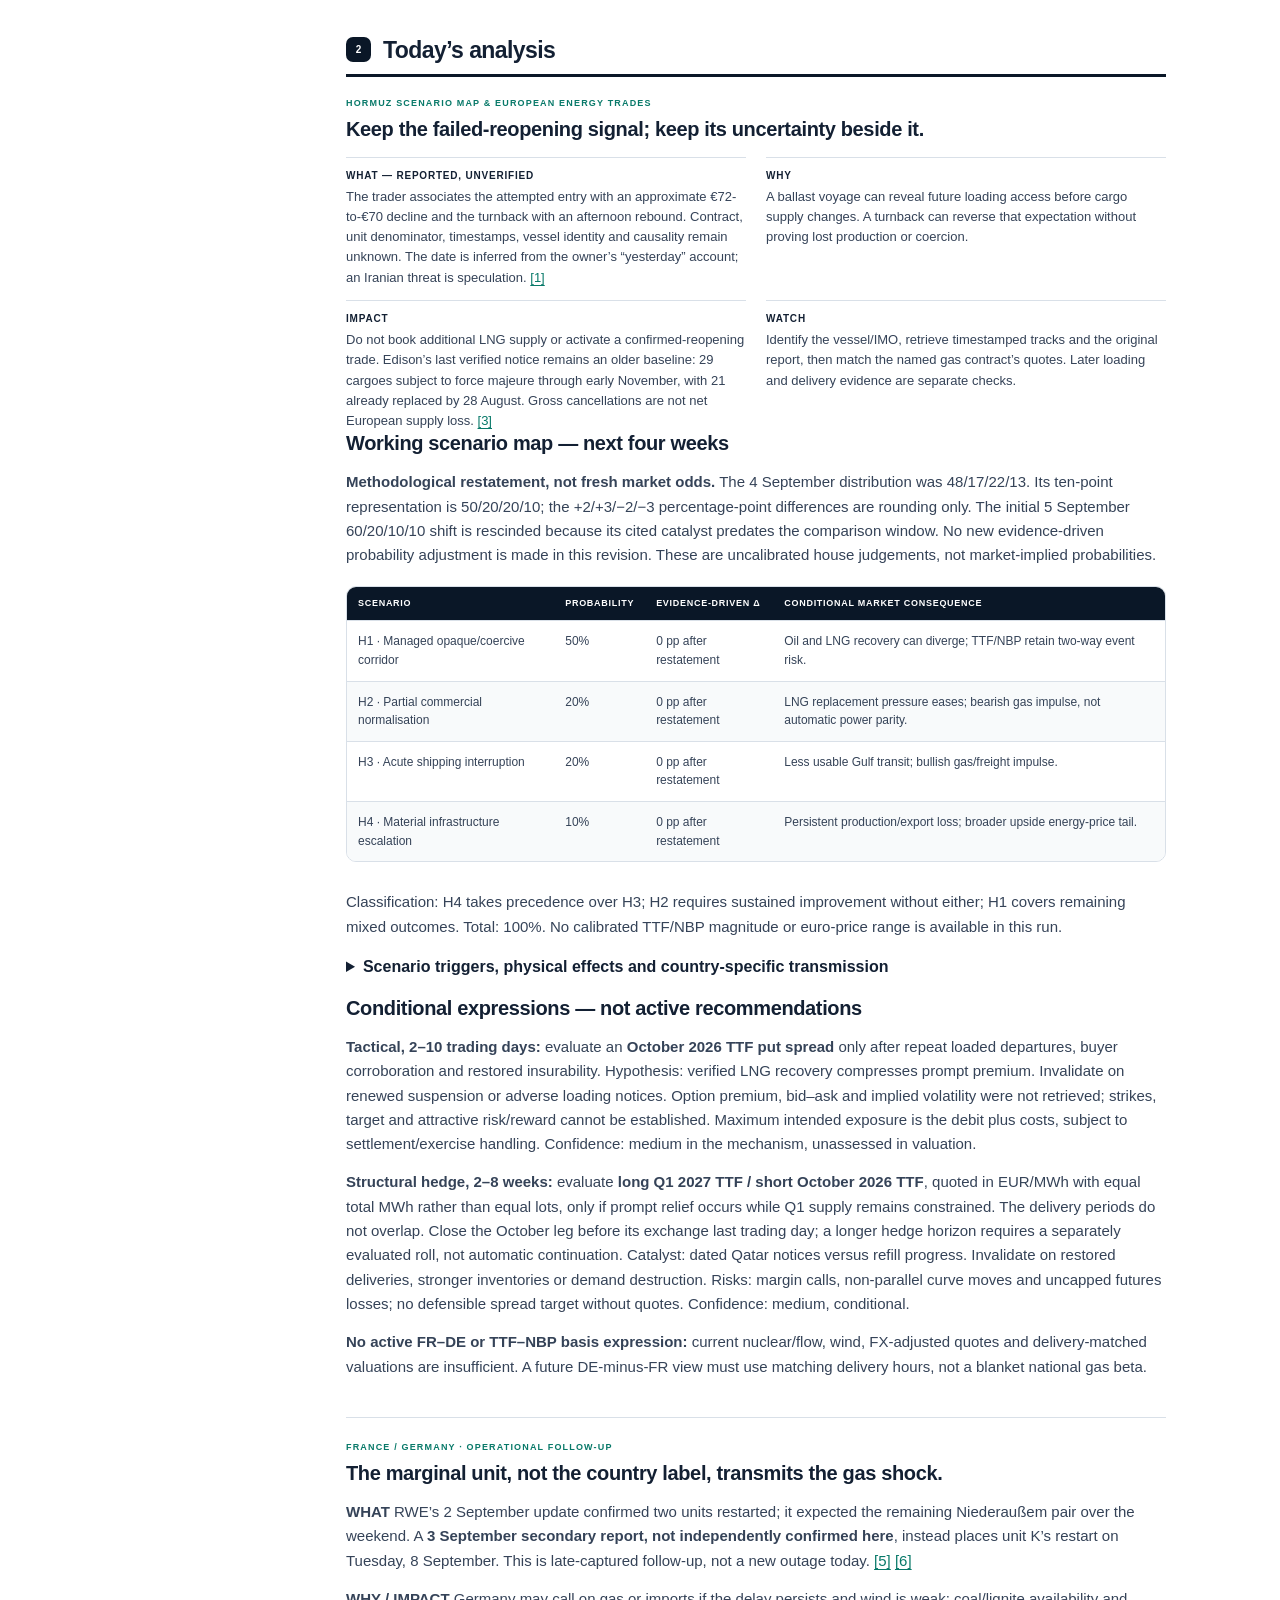
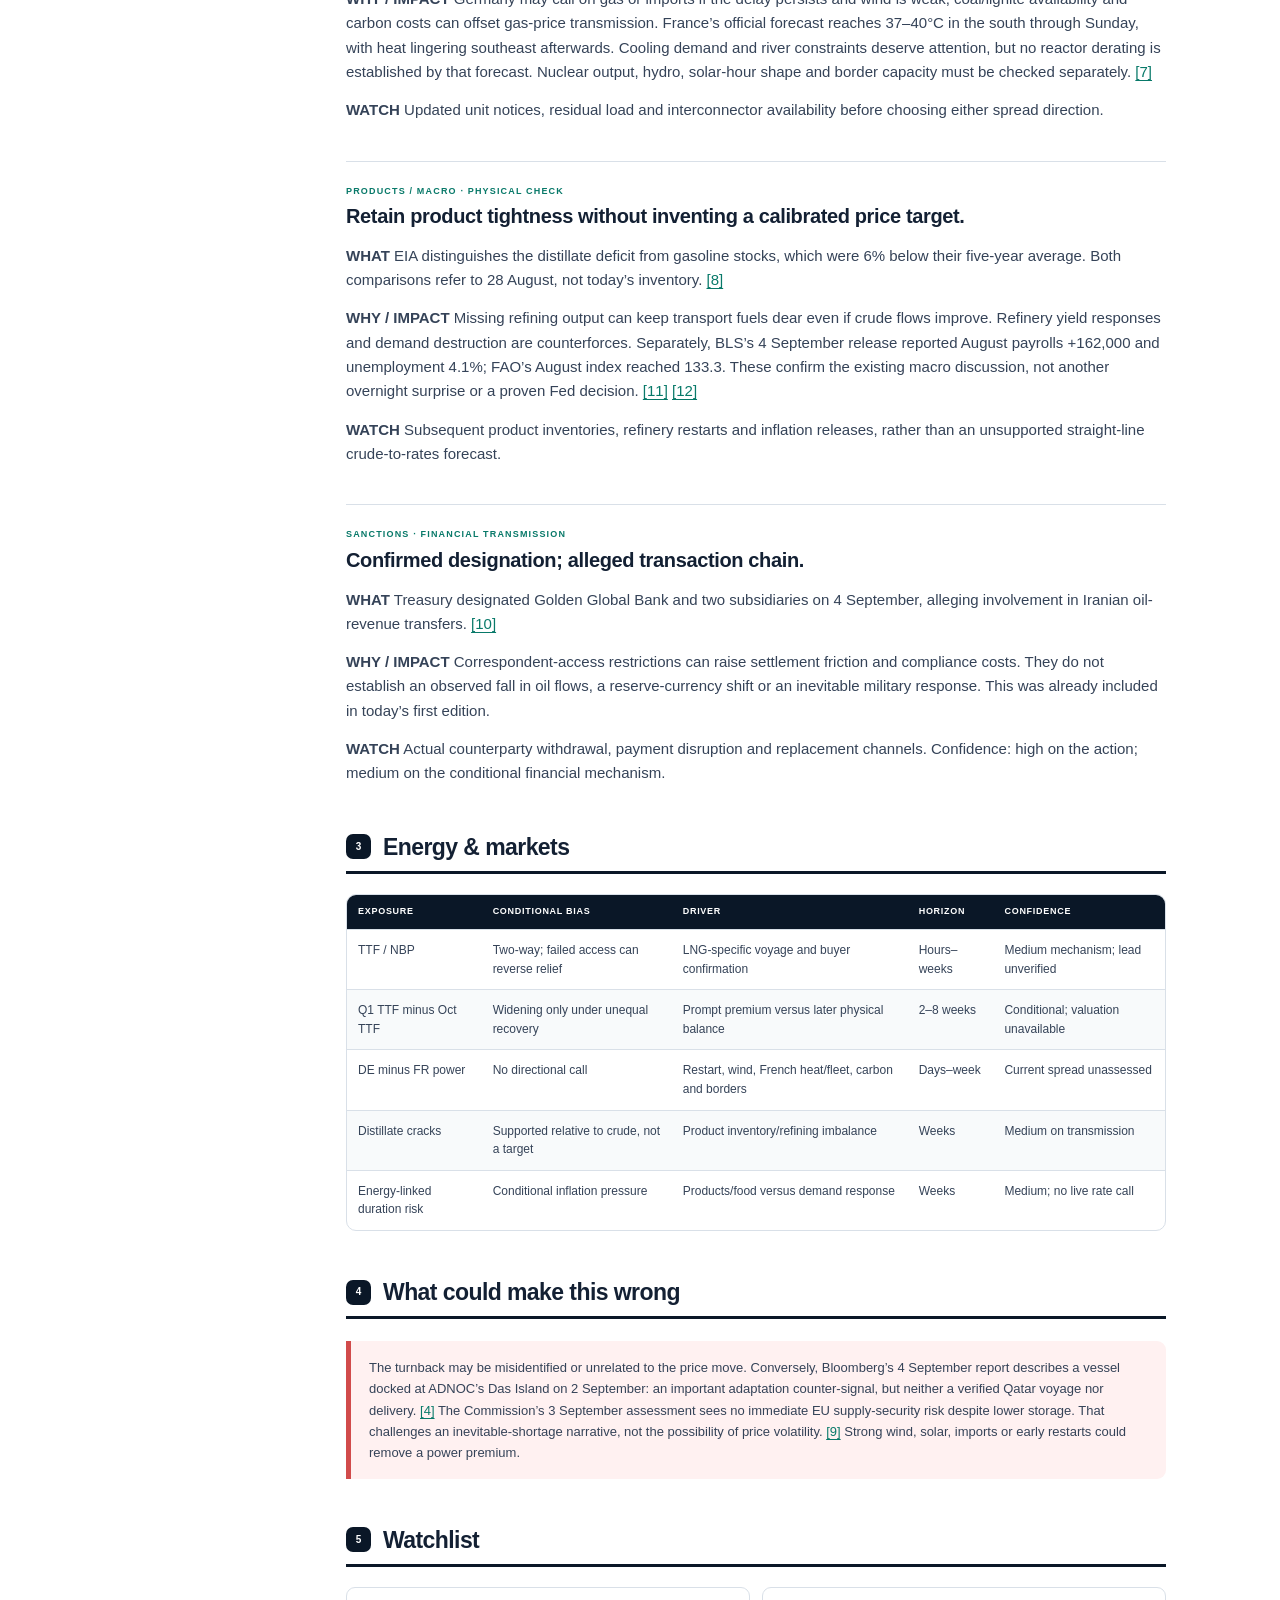
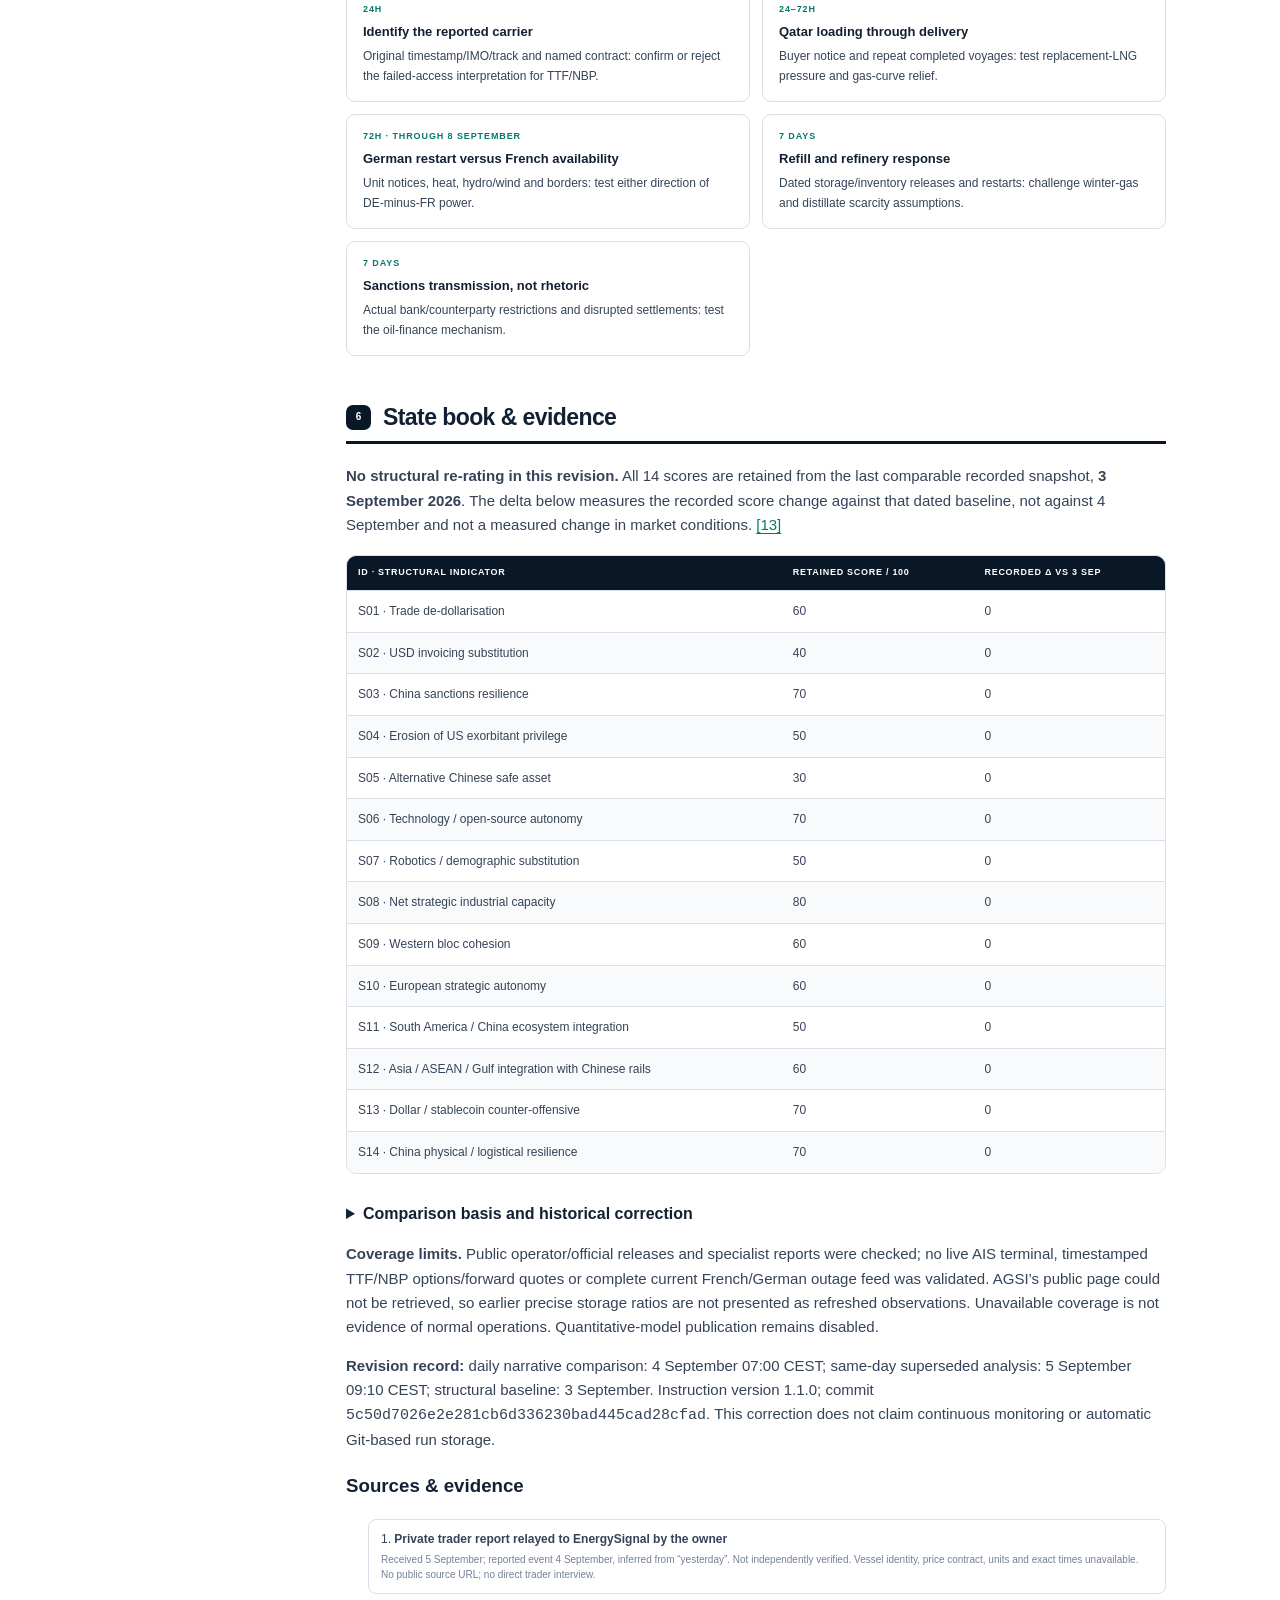
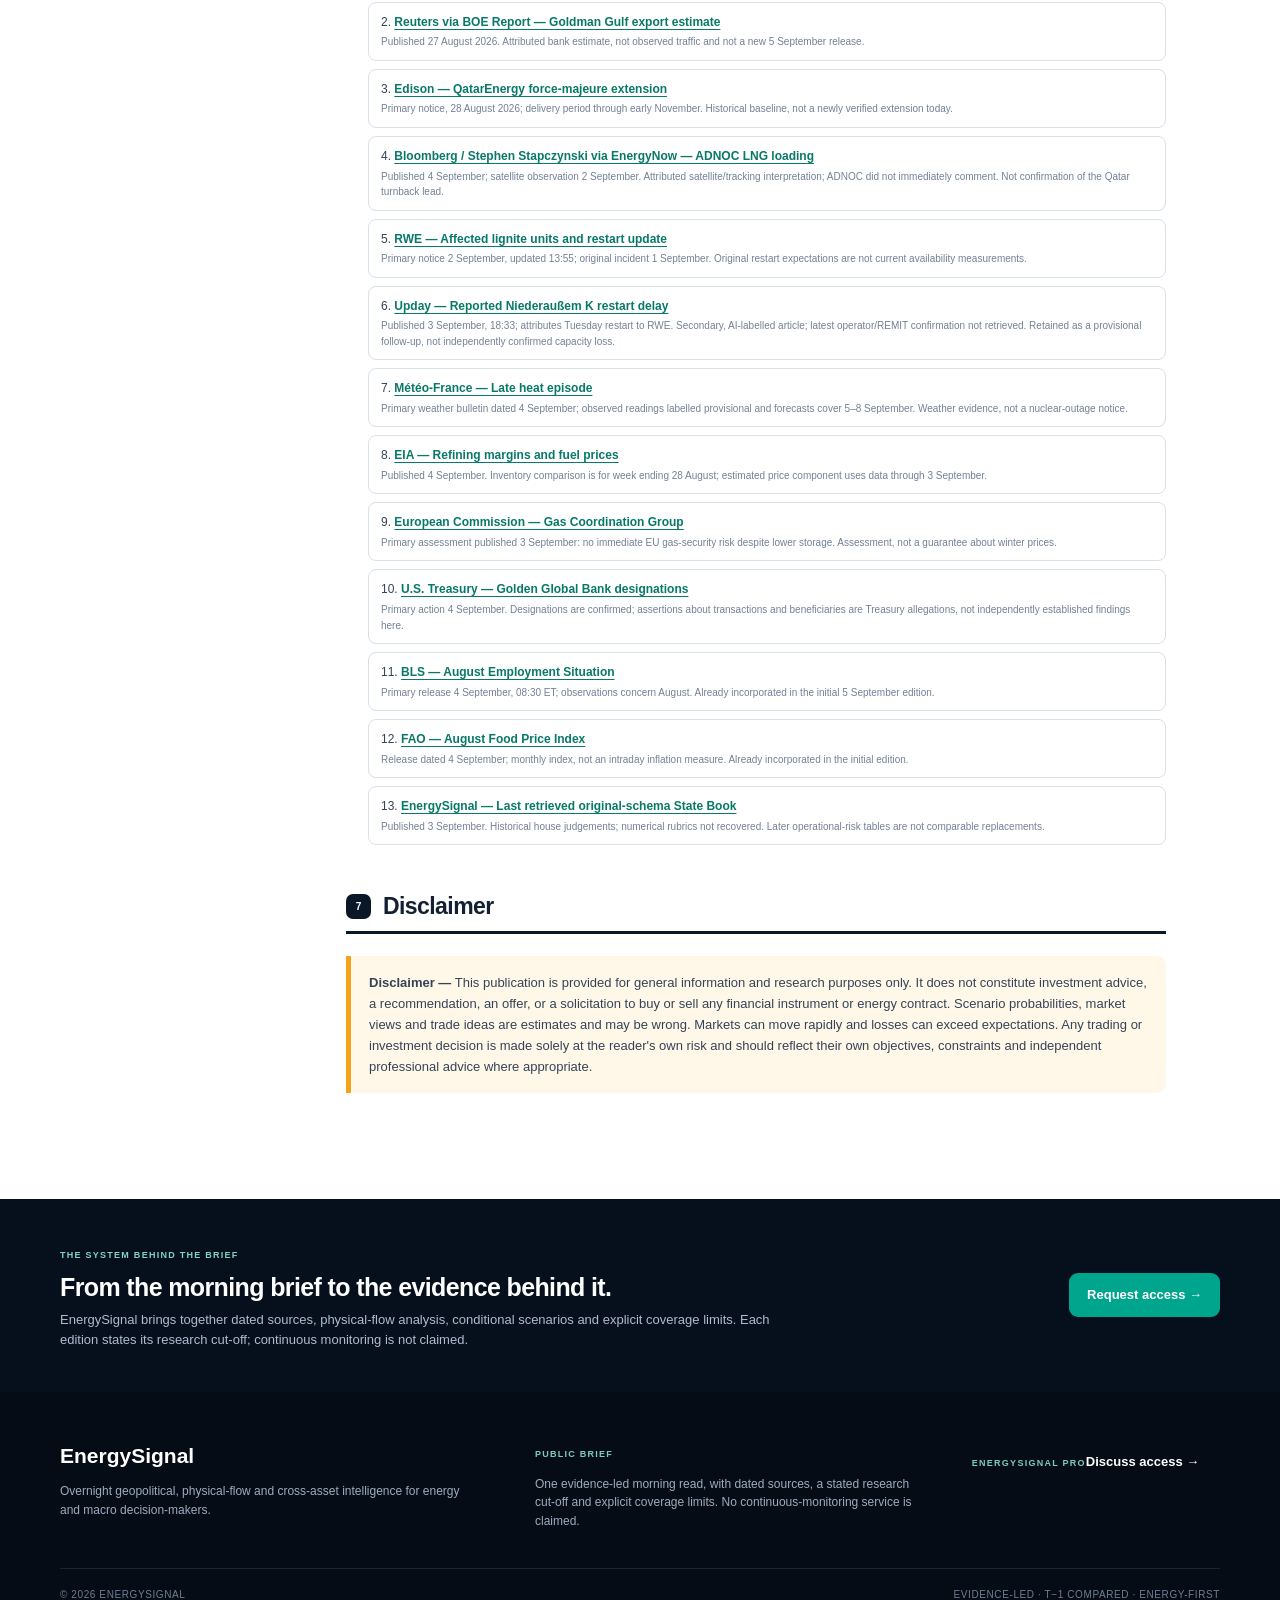
<file: geopolitical-markets-intelligence-2026-09-05/index.html>
<!doctype html><html lang="en"><head><meta charset="utf-8"><meta name="viewport" content="width=device-width,initial-scale=1"><title>GEOPOLITICAL & MARKETS INTELLIGENCE — 5 September 2026</title><link rel="stylesheet" href="../assets/style.css"></head><body class="es-body"><header class="site-header"><div class="site-shell header-inner"><a class="brand" href="../" aria-label="EnergySignal home"><span class="brand-mark" aria-hidden="true">ES</span><span class="brand-copy"><strong>EnergySignal</strong><small>Geopolitical &amp; markets intelligence</small></span></a><nav class="primary-nav" aria-label="Primary navigation"><a href="../">Latest brief</a><a href="../category/geopolitical-markets-intelligence/">Archive</a><a href="../#method">Method</a><a class="nav-cta" href="mailto:loic@baconnier.com?subject=EnergySignal%20access">Request access</a></nav></div></header><main><article class="brief-page"><header class="brief-hero"><div class="site-shell brief-hero-inner"><div class="brief-meta-row"><span class="status-pill"><i aria-hidden="true"></i> Morning intelligence</span><span>5 SEPTEMBER 2026</span><span>12 min full read</span></div><h1>GEOPOLITICAL &amp; MARKETS INTELLIGENCE — 5 September 2026</h1><p class="brief-standfirst">An unverified Qatar-linked LNG turnback report challenges reopening optimism; French heat and German restart uncertainty make European power hedges conditional.</p><nav class="zoom-nav" aria-label="Reading levels"><a href="#overnight-take"><b>30 SEC</b><span>Overnight take</span></a><a href="#model-change"><b>3 MIN</b><span>Decision brief</span></a><a href="#deep-dive"><b>10 MIN</b><span>Deep dive</span></a><a href="#evidence"><b>EVIDENCE</b><span>State book &amp; sources</span></a></nav></div></header><section class="brief-reading-area"><div class="site-shell reading-grid"><aside class="reading-rail" aria-label="Brief navigation"><div class="rail-card"><span>READING MODE</span><strong>Progressive disclosure</strong><p>Stop after the verdict, or keep scrolling into mechanisms and evidence.</p></div><nav class="rail-links"><a href="#overnight-take">Overnight take</a><a href="#model-change">Model changes</a><a href="#analysis">Analysis</a><a href="#energy-markets">Energy &amp; markets</a><a href="#evidence">Evidence</a></nav><div class="rail-focus"><span>CORE FOCUS</span><p>Oil · refined products · LNG · power · grids · freight · FX · rates</p></div></aside><div class="brief-content"><section id="overnight-take" class="brief-verdict"><div class="brief-label">30 seconds · The overnight take · Research refresh: 10:53 CEST, 5 September 2026</div><h2>A transit attempt is not an LNG recovery. French heat also complicates the European power hedge.</h2><div class="verdict-grid"><article id="event-qatar-lng" class="verdict-card"><span class="event-num">01 · REPORTED — UNVERIFIED</span><h3>Qatar-linked LNG entry attempt reportedly reversed.</h3><p><b>WHAT</b> An owner-relayed trader account describes an empty carrier approaching Hormuz, then turning back on 4 September. <a href="#source-lead">[1]</a></p><p><b>WHY</b> If true, an early test of loading access failed; no delivered supply was demonstrated.</p><p class="impact-line"><b>MARKET IMPACT</b> Conditional reversal of TTF/NBP relief expectations, hours–days. Report confidence: low; mechanism confidence: medium.</p></article><article id="event-europe-power" class="verdict-card"><span class="event-num">02 · FRANCE / GERMANY</span><h3>Do not assume French power is an uncomplicated short hedge.</h3><p><b>WHAT</b> Météo-France forecasts persistent southern heat through Sunday; a separate report puts a German lignite restart into Tuesday. <a href="#source-weather">[7]</a> <a href="#source-rwe-followup">[6]</a></p><p><b>WHY</b> French demand/cooling risk can offset German thermal scarcity.</p><p class="impact-line"><b>MARKET IMPACT</b> FR–DE direction remains conditional, days–one week. Heat forecast: high confidence; restart follow-up: unverified.</p></article><article id="event-products" class="verdict-card"><span class="event-num">03 · REFINED PRODUCTS</span><h3>Crude adaptation does not clear the downstream constraint.</h3><p><b>WHAT</b> EIA’s 4 September analysis places U.S. distillate inventories 14% below their five-year average for the week ending 28 August. <a href="#source-eia">[8]</a></p><p><b>WHY</b> Refining disruption leaves product-specific tightness.</p><p class="impact-line"><b>MARKET IMPACT</b> Supports distillate risk premia relative to crude, weeks. High confidence on data; medium on price response.</p></article></div></section><div class="brief-callout" id="revision-note"><strong>Updated edition — corrections, not a second daily issue.</strong><p>This revision adds the provisional vessel lead and operational follow-ups. It also corrects an old source treated as new, restores the original structural indicators and withdraws unsupported numerical trade targets. No second distribution email is being sent.</p></div><section id="model-change" class="brief-section"><header class="brief-section-header"><span>1</span><h2>What changes our model</h2></header><div class="model-change-grid"><article class="model-change-card"><strong class="change-title">Aggregate flows → the sequence of commercially usable LNG access.</strong><p><b>Trigger:</b> the newly incorporated trader lead. An inbound attempt, loading, loaded departure and delivery are different milestones. A reversal matters even when the daily price change nets to zero. This is provisional information, not a confirmed probability trigger.</p></article><article class="model-change-card"><strong class="change-title">French hedge assumed available → availability must be demonstrated.</strong><p><b>Trigger:</b> the official heat bulletin. Nuclear, hydro and interconnectors must be checked alongside German wind and thermal availability. Air-temperature forecasts do not prove reactor derating. <a href="#source-weather">[7]</a></p></article><article id="event-hormuz" class="model-change-card"><strong class="change-title">Correction: the Goldman estimate was not overnight evidence.</strong><p>The source is dated <b>27 August</b>. It estimates <b>total Gulf exports</b> at 15–16 mb/d and discusses Hormuz oil transits around 8–10 mb/d. The former cannot be substituted for the latter or treated as newly observed supply. The earlier probability uplift based on its apparent freshness is withdrawn. <a href="#source-goldman">[2]</a></p></article></div></section><section id="analysis" class="brief-section"><header class="brief-section-header"><span>2</span><h2>Today’s analysis</h2></header><article class="dossier" id="hormuz-scenario-map"><span class="dossier-kicker">HORMUZ SCENARIO MAP &amp; EUROPEAN ENERGY TRADES</span><h3>Keep the failed-reopening signal; keep its uncertainty beside it.</h3><div class="fact-grid"><div><b>WHAT — REPORTED, UNVERIFIED</b><p>The trader associates the attempted entry with an approximate €72-to-€70 decline and the turnback with an afternoon rebound. Contract, unit denominator, timestamps, vessel identity and causality remain unknown. The date is inferred from the owner’s “yesterday” account; an Iranian threat is speculation. <a href="#source-lead">[1]</a></p></div><div><b>WHY</b><p>A ballast voyage can reveal future loading access before cargo supply changes. A turnback can reverse that expectation without proving lost production or coercion.</p></div><div><b>IMPACT</b><p>Do not book additional LNG supply or activate a confirmed-reopening trade. Edison’s last verified notice remains an older baseline: 29 cargoes subject to force majeure through early November, with 21 already replaced by 28 August. Gross cancellations are not net European supply loss. <a href="#source-edison">[3]</a></p></div><div><b>WATCH</b><p>Identify the vessel/IMO, retrieve timestamped tracks and the original report, then match the named gas contract’s quotes. Later loading and delivery evidence are separate checks.</p></div></div><h3 id="deep-dive">Working scenario map — next four weeks</h3><p class="state-note"><b>Methodological restatement, not fresh market odds.</b> The 4 September distribution was 48/17/22/13. Its ten-point representation is 50/20/20/10; the +2/+3/−2/−3 percentage-point differences are rounding only. The initial 5 September 60/20/10/10 shift is rescinded because its cited catalyst predates the comparison window. No new evidence-driven probability adjustment is made in this revision. These are uncalibrated house judgements, not market-implied probabilities.</p><div class="table-wrap"><table><thead><tr><th>Scenario</th><th>Probability</th><th>Evidence-driven Δ</th><th>Conditional market consequence</th></tr></thead><tbody><tr><td>H1 · Managed opaque/coercive corridor</td><td>50%</td><td>0 pp after restatement</td><td>Oil and LNG recovery can diverge; TTF/NBP retain two-way event risk.</td></tr><tr><td>H2 · Partial commercial normalisation</td><td>20%</td><td>0 pp after restatement</td><td>LNG replacement pressure eases; bearish gas impulse, not automatic power parity.</td></tr><tr><td>H3 · Acute shipping interruption</td><td>20%</td><td>0 pp after restatement</td><td>Less usable Gulf transit; bullish gas/freight impulse.</td></tr><tr><td>H4 · Material infrastructure escalation</td><td>10%</td><td>0 pp after restatement</td><td>Persistent production/export loss; broader upside energy-price tail.</td></tr></tbody></table></div><p class="state-note">Classification: H4 takes precedence over H3; H2 requires sustained improvement without either; H1 covers remaining mixed outcomes. Total: 100%. No calibrated TTF/NBP magnitude or euro-price range is available in this run.</p><details class="scenario-detail"><summary><strong>Scenario triggers, physical effects and country-specific transmission</strong></summary><h4>H1 — Managed corridor</h4><p><b>24h:</b> uneven passages without a new material loss. <b>72h:</b> repeated but restricted voyages. <b>1–4 weeks:</b> workarounds persist. Oil supply moves intermittently; Qatar LNG recovery remains separately conditional on loading and safe departures, leaving replacement demand. TTF/NBP can move either way. Germany’s sensitivity increases when wind/coal cannot meet residual load; France depends on nuclear/hydro, heat-sensitive demand and borders. <b>Invalidation:</b> sustained normalisation, broad suspension or verified infrastructure loss. <b>Next observable:</b> repeat completed LNG voyages.</p><h4>H2 — Partial normalisation</h4><p><b>24h:</b> credible operating clearance, not rhetoric alone. <b>72h:</b> repeat insured loaded passages. <b>1–4 weeks:</b> buyer schedules or force majeure improve. More Gulf oil and Qatar LNG reach buyers, reducing Atlantic replacement demand; TTF/NBP face downward pressure. German power falls only to the extent fuel is marginal; French heat, nuclear, hydro or border limits can blunt the relief. <b>Invalidation:</b> renewed commercial interruption. <b>Next observable:</b> a verified buyer delivery or revised notice.</p><h4>H3 — Acute interruption</h4><p><b>24h:</b> verified vessel incident or insurer withdrawal. <b>72h:</b> sustained commercial suspensions. <b>1–4 weeks:</b> shipping remains impaired without dominant infrastructure damage. Oil/LNG exits fall and replacement procurement rises; TTF/NBP and freight face upside pressure. Low German wind amplifies gas marginality; French domestic or import constraints determine local scarcity. <b>Invalidation:</b> repeated safe voyages and owner re-entry. <b>Next observable:</b> a carrier’s actual suspension/resumption.</p><h4>H4 — Infrastructure escalation</h4><p><b>24h:</b> verified strike/damage at an operating energy asset. <b>72h:</b> operator capacity loss confirmed. <b>1–4 weeks:</b> extended repair timetable. Loss of Qatar liquefaction or Gulf export capacity creates more persistent replacement demand than a short navigation stop. TTF/NBP rise conditionally; Germany reprices through gas/coal/carbon, France through its available fleet, hydro and interconnections. <b>Invalidation:</b> damage proves immaterial and output resumes. <b>Next observable:</b> measured outage capacity and repair duration.</p></details><h3>Conditional expressions — not active recommendations</h3><p><b>Tactical, 2–10 trading days:</b> evaluate an <b>October 2026 TTF put spread</b> only after repeat loaded departures, buyer corroboration and restored insurability. Hypothesis: verified LNG recovery compresses prompt premium. Invalidate on renewed suspension or adverse loading notices. Option premium, bid–ask and implied volatility were not retrieved; strikes, target and attractive risk/reward cannot be established. Maximum intended exposure is the debit plus costs, subject to settlement/exercise handling. Confidence: medium in the mechanism, unassessed in valuation.</p><p><b>Structural hedge, 2–8 weeks:</b> evaluate <b>long Q1 2027 TTF / short October 2026 TTF</b>, quoted in EUR/MWh with equal total MWh rather than equal lots, only if prompt relief occurs while Q1 supply remains constrained. The delivery periods do not overlap. Close the October leg before its exchange last trading day; a longer hedge horizon requires a separately evaluated roll, not automatic continuation. Catalyst: dated Qatar notices versus refill progress. Invalidate on restored deliveries, stronger inventories or demand destruction. Risks: margin calls, non-parallel curve moves and uncapped futures losses; no defensible spread target without quotes. Confidence: medium, conditional.</p><p><b>No active FR–DE or TTF–NBP basis expression:</b> current nuclear/flow, wind, FX-adjusted quotes and delivery-matched valuations are insufficient. A future DE-minus-FR view must use matching delivery hours, not a blanket national gas beta.</p></article><article class="dossier" id="power-detail"><span class="dossier-kicker">FRANCE / GERMANY · OPERATIONAL FOLLOW-UP</span><h3>The marginal unit, not the country label, transmits the gas shock.</h3><p><b>WHAT</b> RWE’s 2 September update confirmed two units restarted; it expected the remaining Niederaußem pair over the weekend. A <b>3 September secondary report, not independently confirmed here</b>, instead places unit K’s restart on Tuesday, 8 September. This is late-captured follow-up, not a new outage today. <a href="#source-rwe">[5]</a> <a href="#source-rwe-followup">[6]</a></p><p><b>WHY / IMPACT</b> Germany may call on gas or imports if the delay persists and wind is weak; coal/lignite availability and carbon costs can offset gas-price transmission. France’s official forecast reaches 37–40°C in the south through Sunday, with heat lingering southeast afterwards. Cooling demand and river constraints deserve attention, but no reactor derating is established by that forecast. Nuclear output, hydro, solar-hour shape and border capacity must be checked separately. <a href="#source-weather">[7]</a></p><p><b>WATCH</b> Updated unit notices, residual load and interconnector availability before choosing either spread direction.</p></article><article class="dossier" id="products-macro"><span id="event-rates-food"></span><span class="dossier-kicker">PRODUCTS / MACRO · PHYSICAL CHECK</span><h3>Retain product tightness without inventing a calibrated price target.</h3><p><b>WHAT</b> EIA distinguishes the distillate deficit from gasoline stocks, which were 6% below their five-year average. Both comparisons refer to 28 August, not today’s inventory. <a href="#source-eia">[8]</a></p><p><b>WHY / IMPACT</b> Missing refining output can keep transport fuels dear even if crude flows improve. Refinery yield responses and demand destruction are counterforces. Separately, BLS’s 4 September release reported August payrolls +162,000 and unemployment 4.1%; FAO’s August index reached 133.3. These confirm the existing macro discussion, not another overnight surprise or a proven Fed decision. <a href="#source-bls">[11]</a> <a href="#source-fao">[12]</a></p><p><b>WATCH</b> Subsequent product inventories, refinery restarts and inflation releases, rather than an unsupported straight-line crude-to-rates forecast.</p></article><article class="dossier" id="iran-sanctions"><span id="event-iran-sanctions"></span><span class="dossier-kicker">SANCTIONS · FINANCIAL TRANSMISSION</span><h3>Confirmed designation; alleged transaction chain.</h3><p><b>WHAT</b> Treasury designated Golden Global Bank and two subsidiaries on 4 September, alleging involvement in Iranian oil-revenue transfers. <a href="#source-ofac">[10]</a></p><p><b>WHY / IMPACT</b> Correspondent-access restrictions can raise settlement friction and compliance costs. They do not establish an observed fall in oil flows, a reserve-currency shift or an inevitable military response. This was already included in today’s first edition.</p><p><b>WATCH</b> Actual counterparty withdrawal, payment disruption and replacement channels. Confidence: high on the action; medium on the conditional financial mechanism.</p></article></section><section id="energy-markets" class="brief-section"><header class="brief-section-header"><span>3</span><h2>Energy &amp; markets</h2></header><div class="table-wrap"><table><thead><tr><th>Exposure</th><th>Conditional bias</th><th>Driver</th><th>Horizon</th><th>Confidence</th></tr></thead><tbody><tr><td>TTF / NBP</td><td>Two-way; failed access can reverse relief</td><td>LNG-specific voyage and buyer confirmation</td><td>Hours–weeks</td><td>Medium mechanism; lead unverified</td></tr><tr><td>Q1 TTF minus Oct TTF</td><td>Widening only under unequal recovery</td><td>Prompt premium versus later physical balance</td><td>2–8 weeks</td><td>Conditional; valuation unavailable</td></tr><tr><td>DE minus FR power</td><td>No directional call</td><td>Restart, wind, French heat/fleet, carbon and borders</td><td>Days–week</td><td>Current spread unassessed</td></tr><tr><td>Distillate cracks</td><td>Supported relative to crude, not a target</td><td>Product inventory/refining imbalance</td><td>Weeks</td><td>Medium on transmission</td></tr><tr><td>Energy-linked duration risk</td><td>Conditional inflation pressure</td><td>Products/food versus demand response</td><td>Weeks</td><td>Medium; no live rate call</td></tr></tbody></table></div></section><section id="red-team" class="brief-section"><header class="brief-section-header"><span>4</span><h2>What could make this wrong</h2></header><div class="brief-callout counter"><p>The turnback may be misidentified or unrelated to the price move. Conversely, Bloomberg’s 4 September report describes a vessel docked at ADNOC’s Das Island on 2 September: an important adaptation counter-signal, but neither a verified Qatar voyage nor delivery. <a href="#source-adnoc">[4]</a> The Commission’s 3 September assessment sees no immediate EU supply-security risk despite lower storage. That challenges an inevitable-shortage narrative, not the possibility of price volatility. <a href="#source-ec">[9]</a> Strong wind, solar, imports or early restarts could remove a power premium.</p></div></section><section id="watchlist" class="brief-section"><header class="brief-section-header"><span>5</span><h2>Watchlist</h2></header><div class="watch-grid"><article class="watch-card"><span>24H</span><strong>Identify the reported carrier</strong><p>Original timestamp/IMO/track and named contract: confirm or reject the failed-access interpretation for TTF/NBP.</p></article><article class="watch-card"><span>24–72H</span><strong>Qatar loading through delivery</strong><p>Buyer notice and repeat completed voyages: test replacement-LNG pressure and gas-curve relief.</p></article><article class="watch-card"><span>72H · THROUGH 8 SEPTEMBER</span><strong>German restart versus French availability</strong><p>Unit notices, heat, hydro/wind and borders: test either direction of DE-minus-FR power.</p></article><article class="watch-card"><span>7 DAYS</span><strong>Refill and refinery response</strong><p>Dated storage/inventory releases and restarts: challenge winter-gas and distillate scarcity assumptions.</p></article><article class="watch-card"><span>7 DAYS</span><strong>Sanctions transmission, not rhetoric</strong><p>Actual bank/counterparty restrictions and disrupted settlements: test the oil-finance mechanism.</p></article></div></section><section id="evidence" class="brief-section"><header class="brief-section-header"><span>6</span><h2>State book &amp; evidence</h2></header><p class="state-note"><b>No structural re-rating in this revision.</b> All 14 scores are retained from the last comparable recorded snapshot, <b>3 September 2026</b>. The delta below measures the recorded score change against that dated baseline, not against 4 September and not a measured change in market conditions. <a href="#source-state">[13]</a></p><div class="table-wrap state-table"><table><thead><tr><th>ID · Structural indicator</th><th>Retained score / 100</th><th>Recorded Δ vs 3 Sep</th></tr></thead><tbody><tr><td>S01 · Trade de-dollarisation</td><td>60</td><td>0</td></tr><tr><td>S02 · USD invoicing substitution</td><td>40</td><td>0</td></tr><tr><td>S03 · China sanctions resilience</td><td>70</td><td>0</td></tr><tr><td>S04 · Erosion of US exorbitant privilege</td><td>50</td><td>0</td></tr><tr><td>S05 · Alternative Chinese safe asset</td><td>30</td><td>0</td></tr><tr><td>S06 · Technology / open-source autonomy</td><td>70</td><td>0</td></tr><tr><td>S07 · Robotics / demographic substitution</td><td>50</td><td>0</td></tr><tr><td>S08 · Net strategic industrial capacity</td><td>80</td><td>0</td></tr><tr><td>S09 · Western bloc cohesion</td><td>60</td><td>0</td></tr><tr><td>S10 · European strategic autonomy</td><td>60</td><td>0</td></tr><tr><td>S11 · South America / China ecosystem integration</td><td>50</td><td>0</td></tr><tr><td>S12 · Asia / ASEAN / Gulf integration with Chinese rails</td><td>60</td><td>0</td></tr><tr><td>S13 · Dollar / stablecoin counter-offensive</td><td>70</td><td>0</td></tr><tr><td>S14 · China physical / logistical resilience</td><td>70</td><td>0</td></tr></tbody></table></div><details class="state-method-note"><summary><strong>Comparison basis and historical correction</strong></summary><p>The 4 September and initial 5 September editions used a different operational-risk table in place of S01–S14. This revision restores the original indicator set without reconstructing missing 4 September values. The scores remain archived house judgements; their scoring rubrics were not recovered and they have not been newly calibrated. A zero above means the recorded score is retained, not that fresh evidence has independently confirmed it. This display correction removes the redundant non-comparable daily-delta column; it changes no score or scenario probability.</p></details><p class="state-note"><b>Coverage limits.</b> Public operator/official releases and specialist reports were checked; no live AIS terminal, timestamped TTF/NBP options/forward quotes or complete current French/German outage feed was validated. AGSI’s public page could not be retrieved, so earlier precise storage ratios are not presented as refreshed observations. Unavailable coverage is not evidence of normal operations. Quantitative-model publication remains disabled.</p><p class="state-note"><b>Revision record:</b> daily narrative comparison: 4 September 07:00 CEST; same-day superseded analysis: 5 September 09:10 CEST; structural baseline: 3 September. Instruction version 1.1.0; commit <code>5c50d7026e2e281cb6d336230bad445cad28cfad</code>. This correction does not claim continuous monitoring or automatic Git-based run storage.</p><h3>Sources &amp; evidence</h3><ul class="source-list"><li id="source-lead">1. <strong>Private trader report relayed to EnergySignal by the owner</strong><small>Received 5 September; reported event 4 September, inferred from “yesterday”. Not independently verified. Vessel identity, price contract, units and exact times unavailable. No public source URL; no direct trader interview.</small></li><li id="source-goldman">2. <a href="https://boereport.com/2026/08/27/goldman-sachs-estimates-gulf-oil-exports-at-15-million-to-16-million-bpd/amp/">Reuters via BOE Report — Goldman Gulf export estimate</a><small>Published 27 August 2026. Attributed bank estimate, not observed traffic and not a new 5 September release.</small></li><li id="source-edison">3. <a href="https://www.edison.it/en/edison-qatarenergy-extends-force-majeure-additional-5-lng-cargoes">Edison — QatarEnergy force-majeure extension</a><small>Primary notice, 28 August 2026; delivery period through early November. Historical baseline, not a newly verified extension today.</small></li><li id="source-adnoc">4. <a href="https://energynow.ca/2026/09/adnoc-keeps-loading-lng-on-tankers-despite-hormuz-disruption/">Bloomberg / Stephen Stapczynski via EnergyNow — ADNOC LNG loading</a><small>Published 4 September; satellite observation 2 September. Attributed satellite/tracking interpretation; ADNOC did not immediately comment. Not confirmation of the Qatar turnback lead.</small></li><li id="source-rwe">5. <a href="https://www.rwe.com/en/press/rwe-power/2026-09-02-rwe-power-plants-in-the-rhenish-region-affected-by-an-incident-near-a-substation/">RWE — Affected lignite units and restart update</a><small>Primary notice 2 September, updated 13:55; original incident 1 September. Original restart expectations are not current availability measurements.</small></li><li id="source-rwe-followup">6. <a href="https://www.upday.com/de/news/sabotage-an-rwe-kraftwerken-parallele-angriffe-in-nrw-und-brandenburg-ruckkehr/65k1kf2">Upday — Reported Niederaußem K restart delay</a><small>Published 3 September, 18:33; attributes Tuesday restart to RWE. Secondary, AI-labelled article; latest operator/REMIT confirmation not retrieved. Retained as a provisional follow-up, not independently confirmed capacity loss.</small></li><li id="source-weather">7. <a href="https://meteofrance.com/actualites/meteo-episode-de-chaleur-sur-le-sud-du-pays">Météo-France — Late heat episode</a><small>Primary weather bulletin dated 4 September; observed readings labelled provisional and forecasts cover 5–8 September. Weather evidence, not a nuclear-outage notice.</small></li><li id="source-eia">8. <a href="https://www.eia.gov/todayinenergy/detail.php?id=68104">EIA — Refining margins and fuel prices</a><small>Published 4 September. Inventory comparison is for week ending 28 August; estimated price component uses data through 3 September.</small></li><li id="source-ec">9. <a href="https://energy.ec.europa.eu/news/gas-coordination-group-no-immediate-security-supply-risk-2026-09-03_en">European Commission — Gas Coordination Group</a><small>Primary assessment published 3 September: no immediate EU gas-security risk despite lower storage. Assessment, not a guarantee about winter prices.</small></li><li id="source-ofac">10. <a href="https://home.treasury.gov/news/press-releases/treasury-severs-iranian-regime-s-financial-lifelines-turkiye/">U.S. Treasury — Golden Global Bank designations</a><small>Primary action 4 September. Designations are confirmed; assertions about transactions and beneficiaries are Treasury allegations, not independently established findings here.</small></li><li id="source-bls">11. <a href="https://www.bls.gov/news.release/archives/empsit_09042026.htm">BLS — August Employment Situation</a><small>Primary release 4 September, 08:30 ET; observations concern August. Already incorporated in the initial 5 September edition.</small></li><li id="source-fao">12. <a href="https://www.fao.org/worldfoodsituation/foodpricesindex/en/">FAO — August Food Price Index</a><small>Release dated 4 September; monthly index, not an intraday inflation measure. Already incorporated in the initial edition.</small></li><li id="source-state">13. <a href="../geopolitical-markets-intelligence-2026-09-03/">EnergySignal — Last retrieved original-schema State Book</a><small>Published 3 September. Historical house judgements; numerical rubrics not recovered. Later operational-risk tables are not comparable replacements.</small></li></ul></section><section id="disclaimer" class="brief-section"><header class="brief-section-header"><span>7</span><h2>Disclaimer</h2></header><div class="brief-callout"><p><b>Disclaimer —</b> This publication is provided for general information and research purposes only. It does not constitute investment advice, a recommendation, an offer, or a solicitation to buy or sell any financial instrument or energy contract. Scenario probabilities, market views and trade ideas are estimates and may be wrong. Markets can move rapidly and losses can exceed expectations. Any trading or investment decision is made solely at the reader's own risk and should reflect their own objectives, constraints and independent professional advice where appropriate.</p></div></section></div></div></section><section class="product-cta"><div class="site-shell product-cta-inner"><div><span>THE SYSTEM BEHIND THE BRIEF</span><h2>From the morning brief to the evidence behind it.</h2><p>EnergySignal brings together dated sources, physical-flow analysis, conditional scenarios and explicit coverage limits. Each edition states its research cut-off; continuous monitoring is not claimed.</p></div><a href="mailto:loic@baconnier.com?subject=EnergySignal%20Pro">Request access →</a></div></section></article></main><footer class="site-footer"><div class="site-shell footer-grid"><div><a class="footer-brand" href="../">EnergySignal</a><p>Overnight geopolitical, physical-flow and cross-asset intelligence for energy and macro decision-makers.</p></div><div><span class="footer-label">PUBLIC BRIEF</span><p>One evidence-led morning read, with dated sources, a stated research cut-off and explicit coverage limits. No continuous-monitoring service is claimed.</p></div><div class="footer-contact"><span class="footer-label">ENERGYSIGNAL PRO</span><a href="mailto:loic@baconnier.com?subject=EnergySignal%20access">Discuss access →</a></div></div><div class="site-shell footer-bottom"><span>© 2026 EnergySignal</span><span>Evidence-led · T−1 compared · Energy-first</span></div></footer></body></html>
</file>
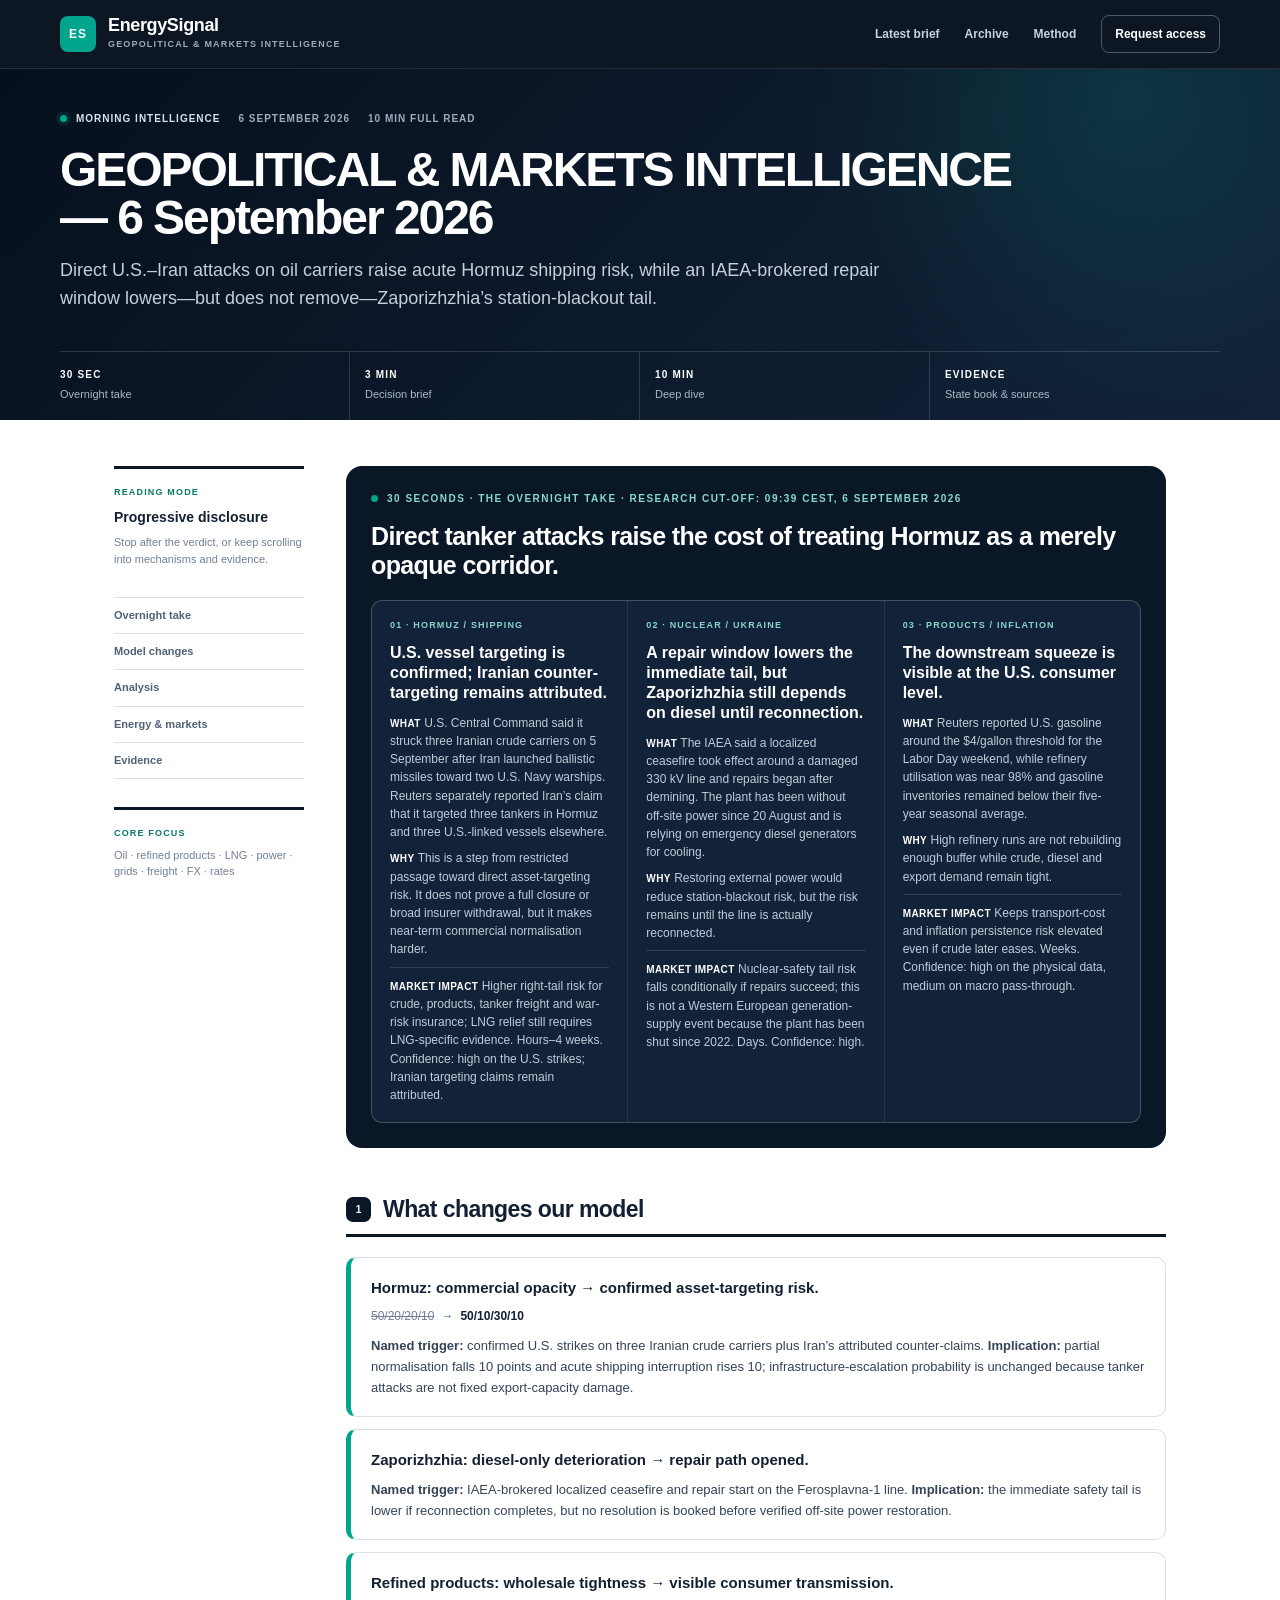
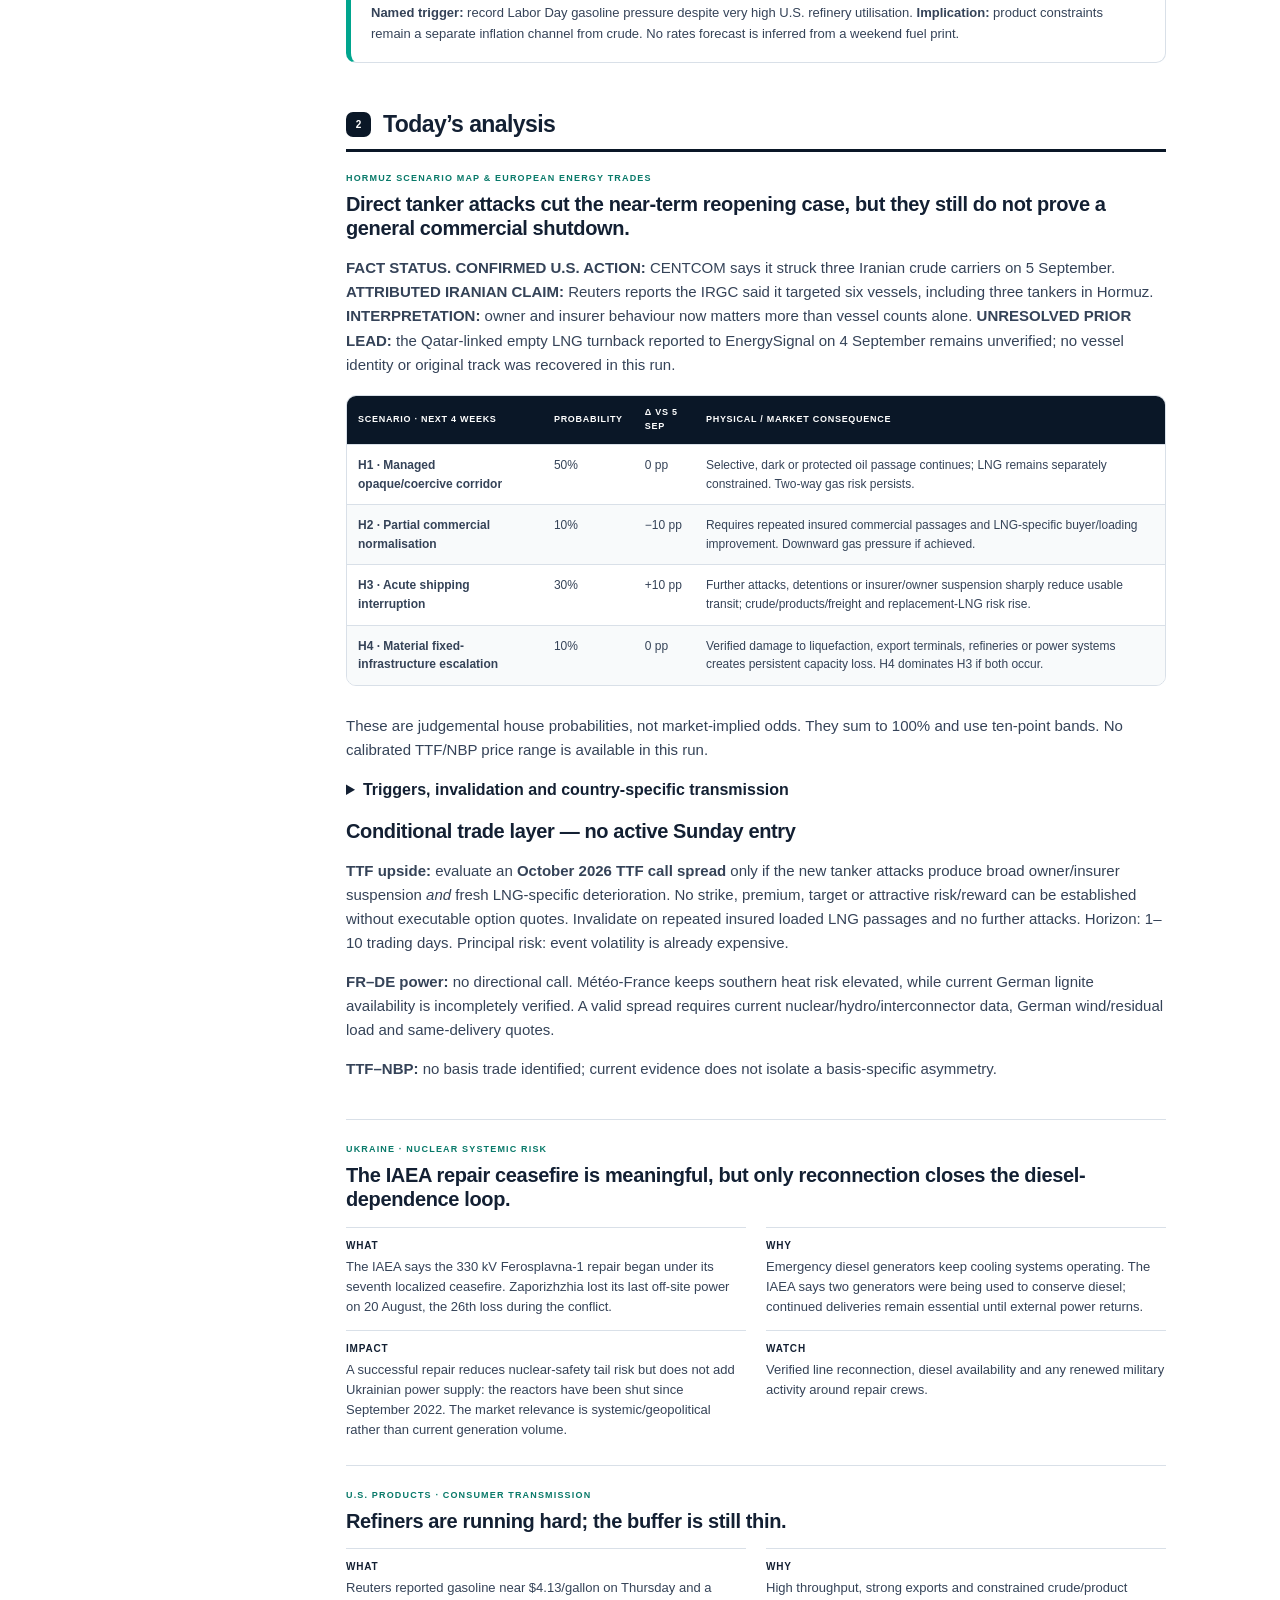
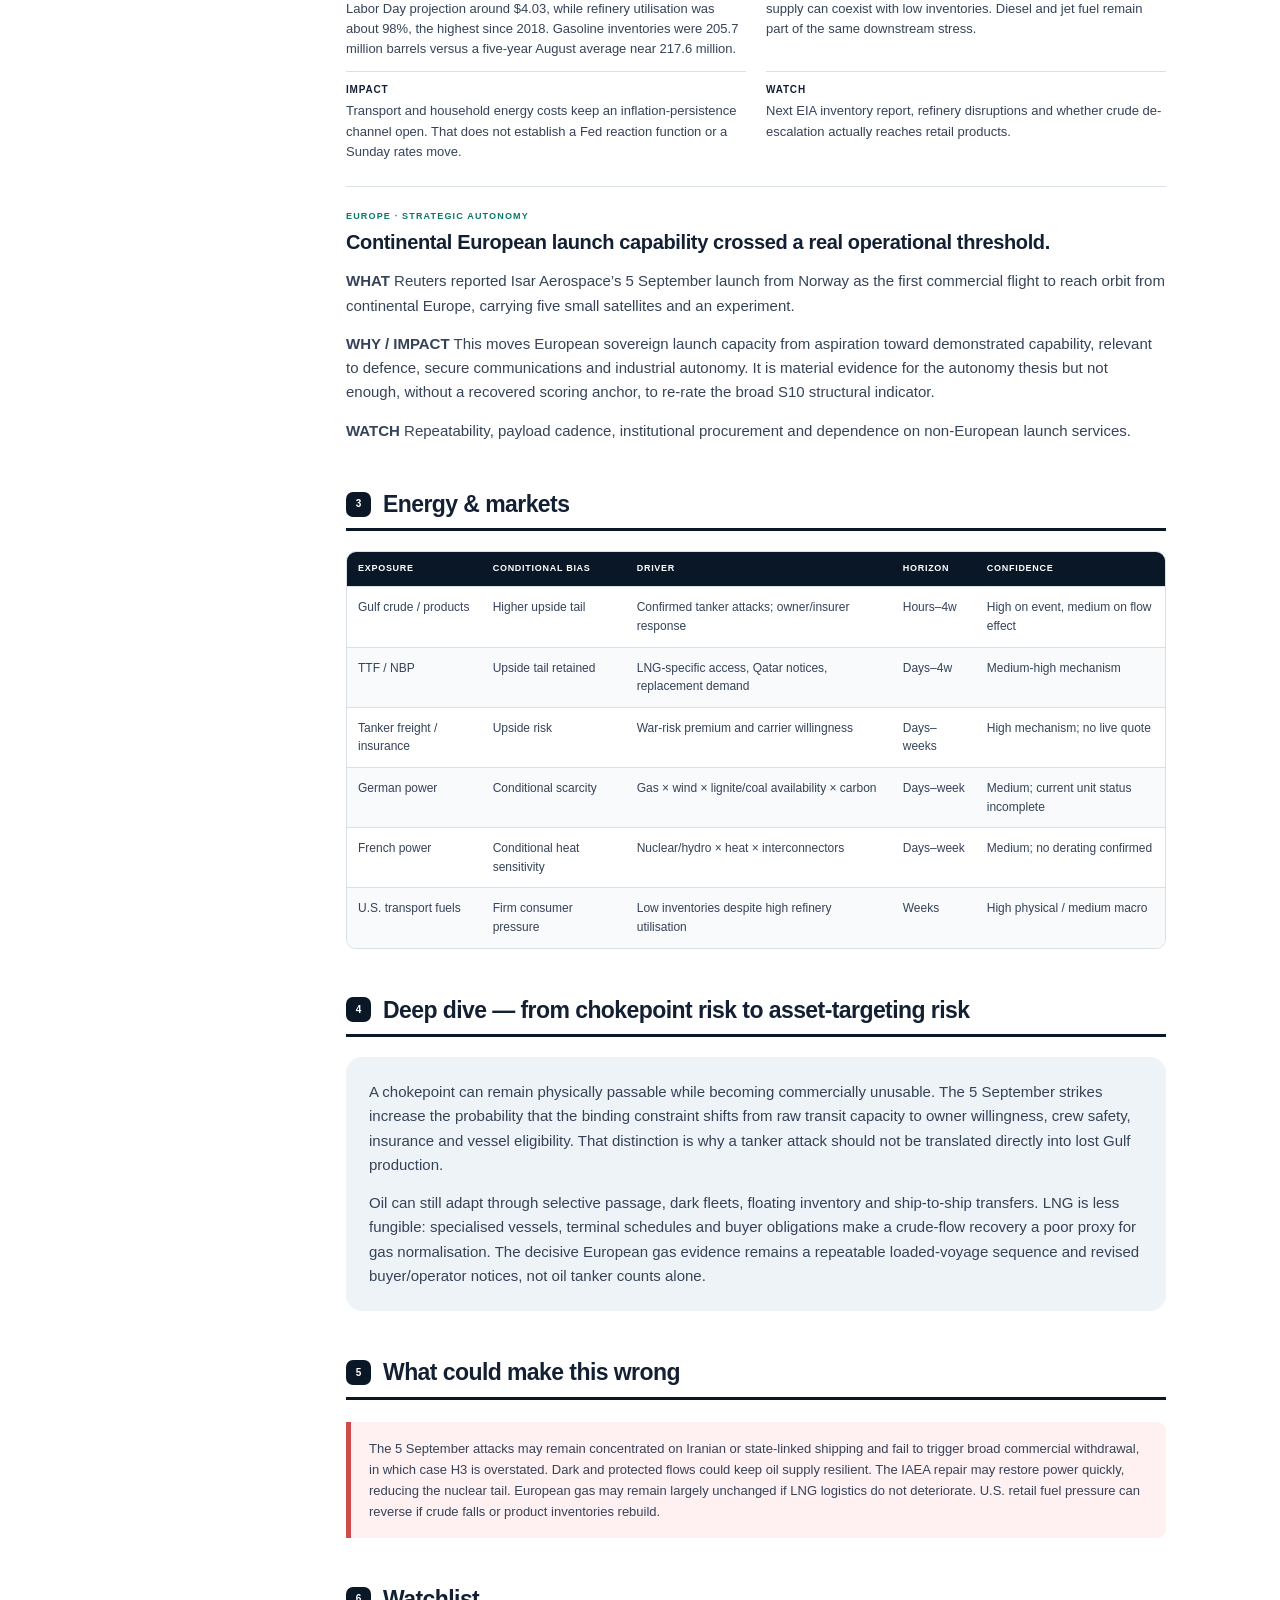
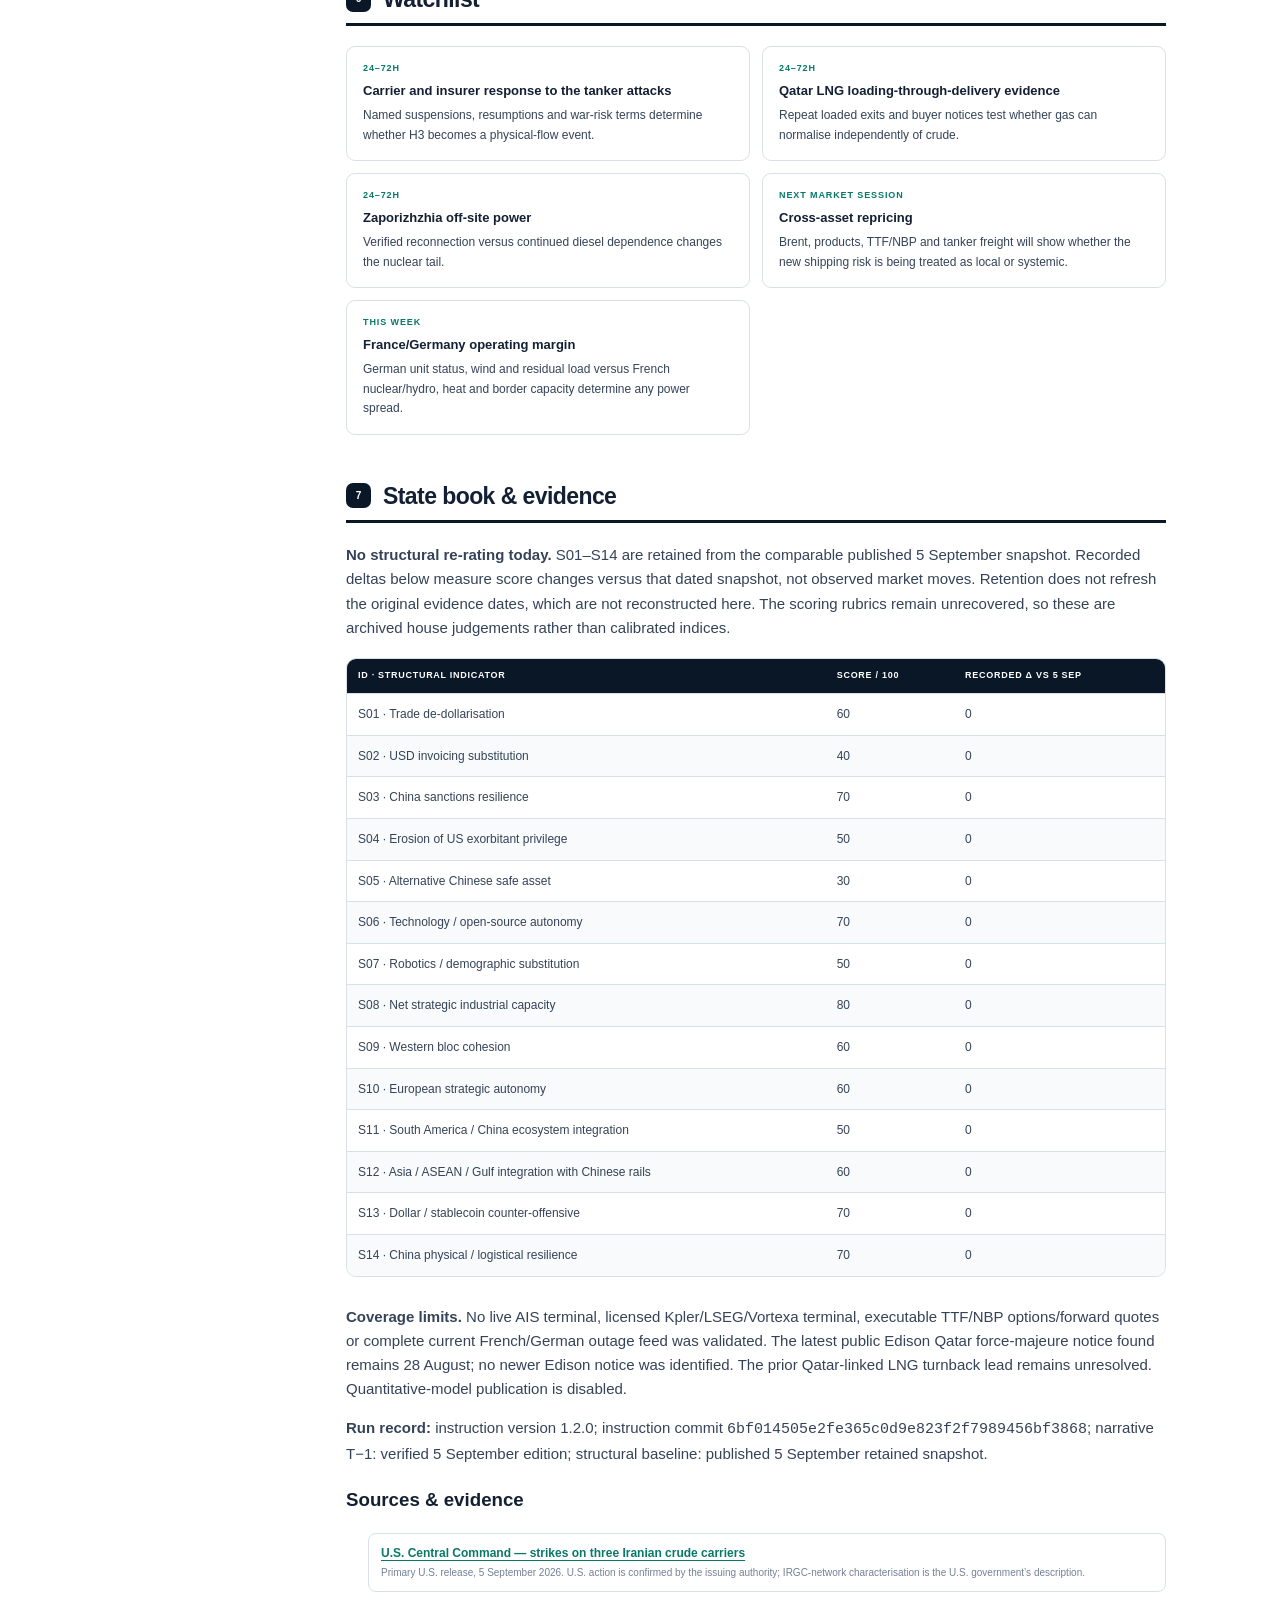
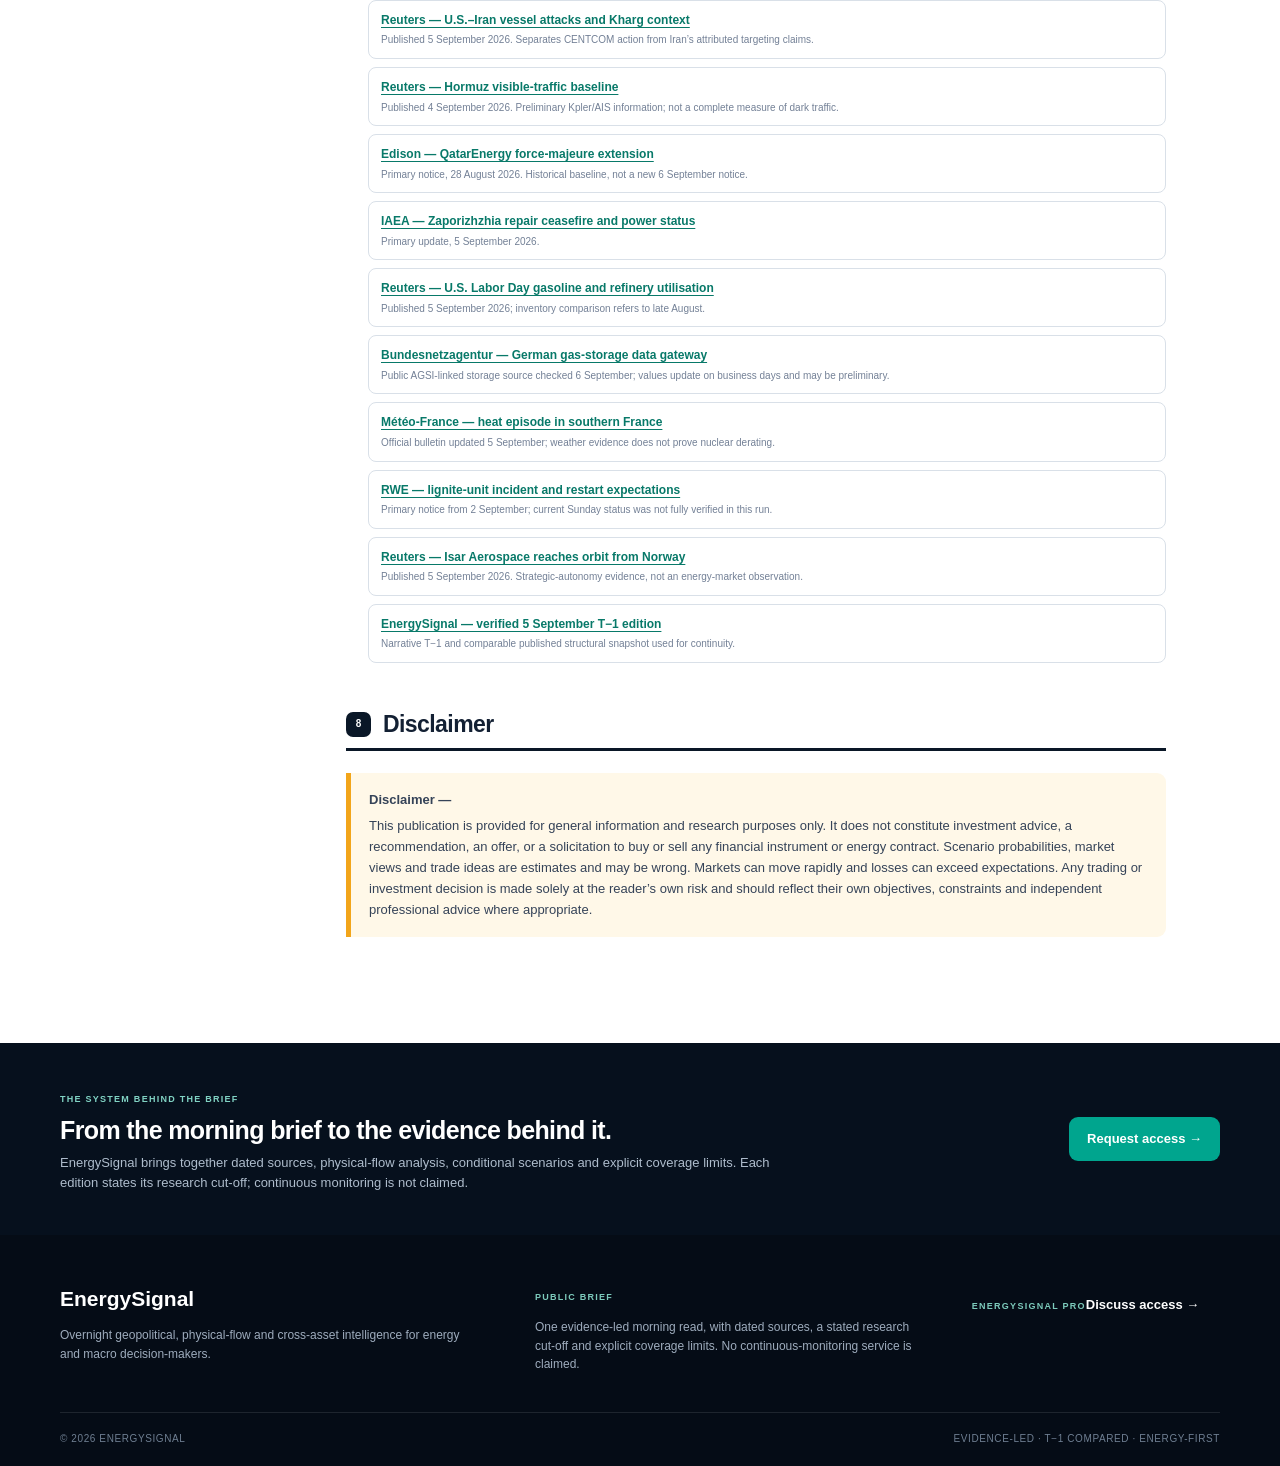
<file: geopolitical-markets-intelligence-2026-09-06/index.html>
<!doctype html><html lang="en"><head><meta charset="utf-8"><meta name="viewport" content="width=device-width,initial-scale=1"><title>GEOPOLITICAL & MARKETS INTELLIGENCE — 6 September 2026</title><link rel="stylesheet" href="../assets/style.css"></head><body class="es-body"><header class="site-header"><div class="site-shell header-inner"><a class="brand" href="../" aria-label="EnergySignal home"><span class="brand-mark" aria-hidden="true">ES</span><span class="brand-copy"><strong>EnergySignal</strong><small>Geopolitical &amp; markets intelligence</small></span></a><nav class="primary-nav" aria-label="Primary navigation"><a href="../">Latest brief</a><a href="../category/geopolitical-markets-intelligence/">Archive</a><a href="../#method">Method</a><a class="nav-cta" href="mailto:loic@baconnier.com?subject=EnergySignal%20access">Request access</a></nav></div></header><main><article class="brief-page"><header class="brief-hero"><div class="site-shell brief-hero-inner"><div class="brief-meta-row"><span class="status-pill"><i aria-hidden="true"></i> Morning intelligence</span><span>6 SEPTEMBER 2026</span><span>10 min full read</span></div><h1>GEOPOLITICAL &amp; MARKETS INTELLIGENCE — 6 September 2026</h1><p class="brief-standfirst">Direct U.S.–Iran attacks on oil carriers raise acute Hormuz shipping risk, while an IAEA-brokered repair window lowers—but does not remove—Zaporizhzhia’s station-blackout tail.</p><nav class="zoom-nav" aria-label="Reading levels"><a href="#overnight-take"><b>30 SEC</b><span>Overnight take</span></a><a href="#model-change"><b>3 MIN</b><span>Decision brief</span></a><a href="#deep-dive"><b>10 MIN</b><span>Deep dive</span></a><a href="#evidence"><b>EVIDENCE</b><span>State book &amp; sources</span></a></nav></div></header><section class="brief-reading-area"><div class="site-shell reading-grid"><aside class="reading-rail" aria-label="Brief navigation"><div class="rail-card"><span>READING MODE</span><strong>Progressive disclosure</strong><p>Stop after the verdict, or keep scrolling into mechanisms and evidence.</p></div><nav class="rail-links"><a href="#overnight-take">Overnight take</a><a href="#model-change">Model changes</a><a href="#analysis">Analysis</a><a href="#energy-markets">Energy &amp; markets</a><a href="#evidence">Evidence</a></nav><div class="rail-focus"><span>CORE FOCUS</span><p>Oil · refined products · LNG · power · grids · freight · FX · rates</p></div></aside><div class="brief-content"><section id="overnight-take" class="brief-verdict"><div class="brief-label">30 seconds · The overnight take · Research cut-off: 09:39 CEST, 6 September 2026</div><h2>Direct tanker attacks raise the cost of treating Hormuz as a merely opaque corridor.</h2><div class="verdict-grid"><article id="event-hormuz" class="verdict-card"><span class="event-num">01 · HORMUZ / SHIPPING</span><h3>U.S. vessel targeting is confirmed; Iranian counter-targeting remains attributed.</h3><p><b>WHAT</b> U.S. Central Command said it struck three Iranian crude carriers on 5 September after Iran launched ballistic missiles toward two U.S. Navy warships. Reuters separately reported Iran’s claim that it targeted three tankers in Hormuz and three U.S.-linked vessels elsewhere.</p><p><b>WHY</b> This is a step from restricted passage toward direct asset-targeting risk. It does not prove a full closure or broad insurer withdrawal, but it makes near-term commercial normalisation harder.</p><p class="impact-line"><b>MARKET IMPACT</b> Higher right-tail risk for crude, products, tanker freight and war-risk insurance; LNG relief still requires LNG-specific evidence. Hours–4 weeks. Confidence: high on the U.S. strikes; Iranian targeting claims remain attributed.</p></article><article id="event-zaporizhzhia" class="verdict-card"><span class="event-num">02 · NUCLEAR / UKRAINE</span><h3>A repair window lowers the immediate tail, but Zaporizhzhia still depends on diesel until reconnection.</h3><p><b>WHAT</b> The IAEA said a localized ceasefire took effect around a damaged 330 kV line and repairs began after demining. The plant has been without off-site power since 20 August and is relying on emergency diesel generators for cooling.</p><p><b>WHY</b> Restoring external power would reduce station-blackout risk, but the risk remains until the line is actually reconnected.</p><p class="impact-line"><b>MARKET IMPACT</b> Nuclear-safety tail risk falls conditionally if repairs succeed; this is not a Western European generation-supply event because the plant has been shut since 2022. Days. Confidence: high.</p></article><article id="event-products" class="verdict-card"><span class="event-num">03 · PRODUCTS / INFLATION</span><h3>The downstream squeeze is visible at the U.S. consumer level.</h3><p><b>WHAT</b> Reuters reported U.S. gasoline around the $4/gallon threshold for the Labor Day weekend, while refinery utilisation was near 98% and gasoline inventories remained below their five-year seasonal average.</p><p><b>WHY</b> High refinery runs are not rebuilding enough buffer while crude, diesel and export demand remain tight.</p><p class="impact-line"><b>MARKET IMPACT</b> Keeps transport-cost and inflation persistence risk elevated even if crude later eases. Weeks. Confidence: high on the physical data, medium on macro pass-through.</p></article></div></section><section id="model-change" class="brief-section"><header class="brief-section-header"><span>1</span><h2>What changes our model</h2></header><div class="model-change-grid"><article class="model-change-card"><strong class="change-title">Hormuz: commercial opacity → confirmed asset-targeting risk.</strong><div class="change-flow"><span class="old">50/20/20/10</span><span class="arrow">→</span><span class="new">50/10/30/10</span></div><p><strong>Named trigger:</strong> confirmed U.S. strikes on three Iranian crude carriers plus Iran’s attributed counter-claims. <strong>Implication:</strong> partial normalisation falls 10 points and acute shipping interruption rises 10; infrastructure-escalation probability is unchanged because tanker attacks are not fixed export-capacity damage.</p></article><article class="model-change-card"><strong class="change-title">Zaporizhzhia: diesel-only deterioration → repair path opened.</strong><p><strong>Named trigger:</strong> IAEA-brokered localized ceasefire and repair start on the Ferosplavna-1 line. <strong>Implication:</strong> the immediate safety tail is lower if reconnection completes, but no resolution is booked before verified off-site power restoration.</p></article><article class="model-change-card"><strong class="change-title">Refined products: wholesale tightness → visible consumer transmission.</strong><p><strong>Named trigger:</strong> record Labor Day gasoline pressure despite very high U.S. refinery utilisation. <strong>Implication:</strong> product constraints remain a separate inflation channel from crude. No rates forecast is inferred from a weekend fuel print.</p></article></div></section><section id="analysis" class="brief-section"><header class="brief-section-header"><span>2</span><h2>Today’s analysis</h2></header><article class="dossier" id="hormuz-scenario-map"><span class="dossier-kicker">HORMUZ SCENARIO MAP &amp; EUROPEAN ENERGY TRADES</span><h3>Direct tanker attacks cut the near-term reopening case, but they still do not prove a general commercial shutdown.</h3><p><b>FACT STATUS.</b> <strong>CONFIRMED U.S. ACTION:</strong> CENTCOM says it struck three Iranian crude carriers on 5 September. <strong>ATTRIBUTED IRANIAN CLAIM:</strong> Reuters reports the IRGC said it targeted six vessels, including three tankers in Hormuz. <strong>INTERPRETATION:</strong> owner and insurer behaviour now matters more than vessel counts alone. <strong>UNRESOLVED PRIOR LEAD:</strong> the Qatar-linked empty LNG turnback reported to EnergySignal on 4 September remains unverified; no vessel identity or original track was recovered in this run.</p><div class="table-wrap"><table><thead><tr><th>Scenario · next 4 weeks</th><th>Probability</th><th>Δ vs 5 Sep</th><th>Physical / market consequence</th></tr></thead><tbody><tr><td><b>H1 · Managed opaque/coercive corridor</b></td><td>50%</td><td>0 pp</td><td>Selective, dark or protected oil passage continues; LNG remains separately constrained. Two-way gas risk persists.</td></tr><tr><td><b>H2 · Partial commercial normalisation</b></td><td>10%</td><td>−10 pp</td><td>Requires repeated insured commercial passages and LNG-specific buyer/loading improvement. Downward gas pressure if achieved.</td></tr><tr><td><b>H3 · Acute shipping interruption</b></td><td>30%</td><td>+10 pp</td><td>Further attacks, detentions or insurer/owner suspension sharply reduce usable transit; crude/products/freight and replacement-LNG risk rise.</td></tr><tr><td><b>H4 · Material fixed-infrastructure escalation</b></td><td>10%</td><td>0 pp</td><td>Verified damage to liquefaction, export terminals, refineries or power systems creates persistent capacity loss. H4 dominates H3 if both occur.</td></tr></tbody></table></div><p class="state-note">These are judgemental house probabilities, not market-implied odds. They sum to 100% and use ten-point bands. No calibrated TTF/NBP price range is available in this run.</p><details class="scenario-detail"><summary><strong>Triggers, invalidation and country-specific transmission</strong></summary><h4>H1 — Managed corridor</h4><p><b>24h:</b> passages continue despite attacks. <b>72h:</b> no broad owner/insurer exit. <b>1–4w:</b> selective protocols remain usable. <b>Invalidation:</b> broad suspension or sustained normalisation. Germany has higher gas beta when wind/coal cannot cover residual load; France depends on nuclear, hydro, heat and borders. <b>Next observable:</b> owner and insurer behaviour after the 5 September attacks.</p><h4>H2 — Partial normalisation</h4><p><b>24h:</b> credible security clearance. <b>72h:</b> repeated insured loaded voyages. <b>1–4w:</b> Qatar buyer schedules or force majeure improve. <b>Invalidation:</b> another commercial-vessel attack or suspension. <b>Next observable:</b> verified LNG loading-through-delivery sequence.</p><h4>H3 — Acute interruption</h4><p><b>24h:</b> further vessel loss, detention or insurer withdrawal. <b>72h:</b> broad commercial suspensions. <b>1–4w:</b> passage remains commercially impaired without dominant fixed-infrastructure damage. <b>Invalidation:</b> repeated safe commercial voyages and insurer re-entry. <b>Next observable:</b> named carrier or insurer suspension/resumption.</p><h4>H4 — Infrastructure escalation</h4><p><b>24h:</b> verified strike on an operating export, refining, LNG or power asset. <b>72h:</b> operator confirms capacity loss. <b>1–4w:</b> repair timetable extends beyond days. <b>Invalidation:</b> damage proves immaterial. <b>Next observable:</b> measured outage capacity and repair duration.</p></details><h3>Conditional trade layer — no active Sunday entry</h3><p><b>TTF upside:</b> evaluate an <b>October 2026 TTF call spread</b> only if the new tanker attacks produce broad owner/insurer suspension <em>and</em> fresh LNG-specific deterioration. No strike, premium, target or attractive risk/reward can be established without executable option quotes. Invalidate on repeated insured loaded LNG passages and no further attacks. Horizon: 1–10 trading days. Principal risk: event volatility is already expensive.</p><p><b>FR–DE power:</b> no directional call. Météo-France keeps southern heat risk elevated, while current German lignite availability is incompletely verified. A valid spread requires current nuclear/hydro/interconnector data, German wind/residual load and same-delivery quotes.</p><p><b>TTF–NBP:</b> no basis trade identified; current evidence does not isolate a basis-specific asymmetry.</p></article><article class="dossier" id="zaporizhzhia"><span class="dossier-kicker">UKRAINE · NUCLEAR SYSTEMIC RISK</span><h3>The IAEA repair ceasefire is meaningful, but only reconnection closes the diesel-dependence loop.</h3><div class="fact-grid"><div><b>WHAT</b><p>The IAEA says the 330 kV Ferosplavna-1 repair began under its seventh localized ceasefire. Zaporizhzhia lost its last off-site power on 20 August, the 26th loss during the conflict.</p></div><div><b>WHY</b><p>Emergency diesel generators keep cooling systems operating. The IAEA says two generators were being used to conserve diesel; continued deliveries remain essential until external power returns.</p></div><div><b>IMPACT</b><p>A successful repair reduces nuclear-safety tail risk but does not add Ukrainian power supply: the reactors have been shut since September 2022. The market relevance is systemic/geopolitical rather than current generation volume.</p></div><div><b>WATCH</b><p>Verified line reconnection, diesel availability and any renewed military activity around repair crews.</p></div></div></article><article class="dossier" id="products-macro"><span class="dossier-kicker">U.S. PRODUCTS · CONSUMER TRANSMISSION</span><h3>Refiners are running hard; the buffer is still thin.</h3><div class="fact-grid"><div><b>WHAT</b><p>Reuters reported gasoline near $4.13/gallon on Thursday and a Labor Day projection around $4.03, while refinery utilisation was about 98%, the highest since 2018. Gasoline inventories were 205.7 million barrels versus a five-year August average near 217.6 million.</p></div><div><b>WHY</b><p>High throughput, strong exports and constrained crude/product supply can coexist with low inventories. Diesel and jet fuel remain part of the same downstream stress.</p></div><div><b>IMPACT</b><p>Transport and household energy costs keep an inflation-persistence channel open. That does not establish a Fed reaction function or a Sunday rates move.</p></div><div><b>WATCH</b><p>Next EIA inventory report, refinery disruptions and whether crude de-escalation actually reaches retail products.</p></div></div></article><article class="dossier" id="europe-autonomy"><span class="dossier-kicker">EUROPE · STRATEGIC AUTONOMY</span><h3>Continental European launch capability crossed a real operational threshold.</h3><p><b>WHAT</b> Reuters reported Isar Aerospace’s 5 September launch from Norway as the first commercial flight to reach orbit from continental Europe, carrying five small satellites and an experiment.</p><p><b>WHY / IMPACT</b> This moves European sovereign launch capacity from aspiration toward demonstrated capability, relevant to defence, secure communications and industrial autonomy. It is material evidence for the autonomy thesis but not enough, without a recovered scoring anchor, to re-rate the broad S10 structural indicator.</p><p><b>WATCH</b> Repeatability, payload cadence, institutional procurement and dependence on non-European launch services.</p></article></section><section id="energy-markets" class="brief-section"><header class="brief-section-header"><span>3</span><h2>Energy &amp; markets</h2></header><div class="table-wrap"><table><thead><tr><th>Exposure</th><th>Conditional bias</th><th>Driver</th><th>Horizon</th><th>Confidence</th></tr></thead><tbody><tr><td>Gulf crude / products</td><td>Higher upside tail</td><td>Confirmed tanker attacks; owner/insurer response</td><td>Hours–4w</td><td>High on event, medium on flow effect</td></tr><tr><td>TTF / NBP</td><td>Upside tail retained</td><td>LNG-specific access, Qatar notices, replacement demand</td><td>Days–4w</td><td>Medium-high mechanism</td></tr><tr><td>Tanker freight / insurance</td><td>Upside risk</td><td>War-risk premium and carrier willingness</td><td>Days–weeks</td><td>High mechanism; no live quote</td></tr><tr><td>German power</td><td>Conditional scarcity</td><td>Gas × wind × lignite/coal availability × carbon</td><td>Days–week</td><td>Medium; current unit status incomplete</td></tr><tr><td>French power</td><td>Conditional heat sensitivity</td><td>Nuclear/hydro × heat × interconnectors</td><td>Days–week</td><td>Medium; no derating confirmed</td></tr><tr><td>U.S. transport fuels</td><td>Firm consumer pressure</td><td>Low inventories despite high refinery utilisation</td><td>Weeks</td><td>High physical / medium macro</td></tr></tbody></table></div></section><section id="deep-dive" class="brief-section"><header class="brief-section-header"><span>4</span><h2>Deep dive — from chokepoint risk to asset-targeting risk</h2></header><div class="deep-dive"><p>A chokepoint can remain physically passable while becoming commercially unusable. The 5 September strikes increase the probability that the binding constraint shifts from raw transit capacity to owner willingness, crew safety, insurance and vessel eligibility. That distinction is why a tanker attack should not be translated directly into lost Gulf production.</p><p>Oil can still adapt through selective passage, dark fleets, floating inventory and ship-to-ship transfers. LNG is less fungible: specialised vessels, terminal schedules and buyer obligations make a crude-flow recovery a poor proxy for gas normalisation. The decisive European gas evidence remains a repeatable loaded-voyage sequence and revised buyer/operator notices, not oil tanker counts alone.</p></div></section><section id="red-team" class="brief-section"><header class="brief-section-header"><span>5</span><h2>What could make this wrong</h2></header><div class="brief-callout counter"><p>The 5 September attacks may remain concentrated on Iranian or state-linked shipping and fail to trigger broad commercial withdrawal, in which case H3 is overstated. Dark and protected flows could keep oil supply resilient. The IAEA repair may restore power quickly, reducing the nuclear tail. European gas may remain largely unchanged if LNG logistics do not deteriorate. U.S. retail fuel pressure can reverse if crude falls or product inventories rebuild.</p></div></section><section id="watchlist" class="brief-section"><header class="brief-section-header"><span>6</span><h2>Watchlist</h2></header><div class="watch-grid"><article class="watch-card"><span>24–72H</span><strong>Carrier and insurer response to the tanker attacks</strong><p>Named suspensions, resumptions and war-risk terms determine whether H3 becomes a physical-flow event.</p></article><article class="watch-card"><span>24–72H</span><strong>Qatar LNG loading-through-delivery evidence</strong><p>Repeat loaded exits and buyer notices test whether gas can normalise independently of crude.</p></article><article class="watch-card"><span>24–72H</span><strong>Zaporizhzhia off-site power</strong><p>Verified reconnection versus continued diesel dependence changes the nuclear tail.</p></article><article class="watch-card"><span>NEXT MARKET SESSION</span><strong>Cross-asset repricing</strong><p>Brent, products, TTF/NBP and tanker freight will show whether the new shipping risk is being treated as local or systemic.</p></article><article class="watch-card"><span>THIS WEEK</span><strong>France/Germany operating margin</strong><p>German unit status, wind and residual load versus French nuclear/hydro, heat and border capacity determine any power spread.</p></article></div></section><section id="evidence" class="brief-section"><header class="brief-section-header"><span>7</span><h2>State book &amp; evidence</h2></header><p class="state-note"><b>No structural re-rating today.</b> S01–S14 are retained from the comparable published 5 September snapshot. Recorded deltas below measure score changes versus that dated snapshot, not observed market moves. Retention does not refresh the original evidence dates, which are not reconstructed here. The scoring rubrics remain unrecovered, so these are archived house judgements rather than calibrated indices.</p><div class="table-wrap state-table"><table><thead><tr><th>ID · Structural indicator</th><th>Score / 100</th><th>Recorded Δ vs 5 Sep</th></tr></thead><tbody><tr><td>S01 · Trade de-dollarisation</td><td>60</td><td>0</td></tr><tr><td>S02 · USD invoicing substitution</td><td>40</td><td>0</td></tr><tr><td>S03 · China sanctions resilience</td><td>70</td><td>0</td></tr><tr><td>S04 · Erosion of US exorbitant privilege</td><td>50</td><td>0</td></tr><tr><td>S05 · Alternative Chinese safe asset</td><td>30</td><td>0</td></tr><tr><td>S06 · Technology / open-source autonomy</td><td>70</td><td>0</td></tr><tr><td>S07 · Robotics / demographic substitution</td><td>50</td><td>0</td></tr><tr><td>S08 · Net strategic industrial capacity</td><td>80</td><td>0</td></tr><tr><td>S09 · Western bloc cohesion</td><td>60</td><td>0</td></tr><tr><td>S10 · European strategic autonomy</td><td>60</td><td>0</td></tr><tr><td>S11 · South America / China ecosystem integration</td><td>50</td><td>0</td></tr><tr><td>S12 · Asia / ASEAN / Gulf integration with Chinese rails</td><td>60</td><td>0</td></tr><tr><td>S13 · Dollar / stablecoin counter-offensive</td><td>70</td><td>0</td></tr><tr><td>S14 · China physical / logistical resilience</td><td>70</td><td>0</td></tr></tbody></table></div><p class="state-note"><b>Coverage limits.</b> No live AIS terminal, licensed Kpler/LSEG/Vortexa terminal, executable TTF/NBP options/forward quotes or complete current French/German outage feed was validated. The latest public Edison Qatar force-majeure notice found remains 28 August; no newer Edison notice was identified. The prior Qatar-linked LNG turnback lead remains unresolved. Quantitative-model publication is disabled.</p><p class="state-note"><b>Run record:</b> instruction version 1.2.0; instruction commit <code>6bf014505e2fe365c0d9e823f2f7989456bf3868</code>; narrative T−1: verified 5 September edition; structural baseline: published 5 September retained snapshot.</p><h3>Sources &amp; evidence</h3><ul class="source-list"><li><a href="https://www.centcom.mil/MEDIA/PUBLIC-RELEASES/Article/4591744/centcom-destroys-3-irgc-oil-tankers-after-iran-targets-2-us-navy-warships/">U.S. Central Command — strikes on three Iranian crude carriers</a><small>Primary U.S. release, 5 September 2026. U.S. action is confirmed by the issuing authority; IRGC-network characterisation is the U.S. government’s description.</small></li><li><a href="https://www.reuters.com/world/middle-east/explosions-heard-near-irans-kharg-island-gulf-origin-unknown-fars-news-says-2026-09-05/">Reuters — U.S.–Iran vessel attacks and Kharg context</a><small>Published 5 September 2026. Separates CENTCOM action from Iran’s attributed targeting claims.</small></li><li><a href="https://www.reuters.com/world/middle-east/gulf-shipping-traffic-via-hormuz-keeps-below-10-day-average-data-shows-2026-09-04/">Reuters — Hormuz visible-traffic baseline</a><small>Published 4 September 2026. Preliminary Kpler/AIS information; not a complete measure of dark traffic.</small></li><li><a href="https://www.edison.it/en/edison-qatarenergy-extends-force-majeure-additional-5-lng-cargoes">Edison — QatarEnergy force-majeure extension</a><small>Primary notice, 28 August 2026. Historical baseline, not a new 6 September notice.</small></li><li><a href="https://www.iaea.org/newscenter/pressreleases/update-365-iaea-director-general-statement-on-situation-in-ukraine">IAEA — Zaporizhzhia repair ceasefire and power status</a><small>Primary update, 5 September 2026.</small></li><li><a href="https://www.reuters.com/business/energy/americans-hit-with-record-high-labor-day-weekend-gasoline-prices-2026-09-05/">Reuters — U.S. Labor Day gasoline and refinery utilisation</a><small>Published 5 September 2026; inventory comparison refers to late August.</small></li><li><a href="https://www.bundesnetzagentur.de/DE/Gasversorgung/aktuelle_gasversorgung/_svg/Gasspeicherfuellstand_Veraenderung_taeglich/Gasspeicherfuellstand_Veraenderung_taeglich.html">Bundesnetzagentur — German gas-storage data gateway</a><small>Public AGSI-linked storage source checked 6 September; values update on business days and may be preliminary.</small></li><li><a href="https://meteofrance.com/actualites/meteo-episode-de-chaleur-sur-le-sud-du-pays">Météo-France — heat episode in southern France</a><small>Official bulletin updated 5 September; weather evidence does not prove nuclear derating.</small></li><li><a href="https://www.rwe.com/en/press/rwe-power/2026-09-02-rwe-power-plants-in-the-rhenish-region-affected-by-an-incident-near-a-substation/">RWE — lignite-unit incident and restart expectations</a><small>Primary notice from 2 September; current Sunday status was not fully verified in this run.</small></li><li><a href="https://www.reuters.com/business/media-telecom/german-space-rocket-lifts-off-norway-base-2026-09-05/">Reuters — Isar Aerospace reaches orbit from Norway</a><small>Published 5 September 2026. Strategic-autonomy evidence, not an energy-market observation.</small></li><li><a href="../geopolitical-markets-intelligence-2026-09-05/">EnergySignal — verified 5 September T−1 edition</a><small>Narrative T−1 and comparable published structural snapshot used for continuity.</small></li></ul></section><section id="disclaimer" class="brief-section"><header class="brief-section-header"><span>8</span><h2>Disclaimer</h2></header><div class="brief-callout"><p><strong>Disclaimer —</strong> This publication is provided for general information and research purposes only. It does not constitute investment advice, a recommendation, an offer, or a solicitation to buy or sell any financial instrument or energy contract. Scenario probabilities, market views and trade ideas are estimates and may be wrong. Markets can move rapidly and losses can exceed expectations. Any trading or investment decision is made solely at the reader’s own risk and should reflect their own objectives, constraints and independent professional advice where appropriate.</p></div></section></div></div></section><section class="product-cta"><div class="site-shell product-cta-inner"><div><span>THE SYSTEM BEHIND THE BRIEF</span><h2>From the morning brief to the evidence behind it.</h2><p>EnergySignal brings together dated sources, physical-flow analysis, conditional scenarios and explicit coverage limits. Each edition states its research cut-off; continuous monitoring is not claimed.</p></div><a href="mailto:loic@baconnier.com?subject=EnergySignal%20Pro">Request access →</a></div></section></article></main><footer class="site-footer"><div class="site-shell footer-grid"><div><a class="footer-brand" href="../">EnergySignal</a><p>Overnight geopolitical, physical-flow and cross-asset intelligence for energy and macro decision-makers.</p></div><div><span class="footer-label">PUBLIC BRIEF</span><p>One evidence-led morning read, with dated sources, a stated research cut-off and explicit coverage limits. No continuous-monitoring service is claimed.</p></div><div class="footer-contact"><span class="footer-label">ENERGYSIGNAL PRO</span><a href="mailto:loic@baconnier.com?subject=EnergySignal%20access">Discuss access →</a></div></div><div class="site-shell footer-bottom"><span>© 2026 EnergySignal</span><span>Evidence-led · T−1 compared · Energy-first</span></div></footer></body></html>
</file>
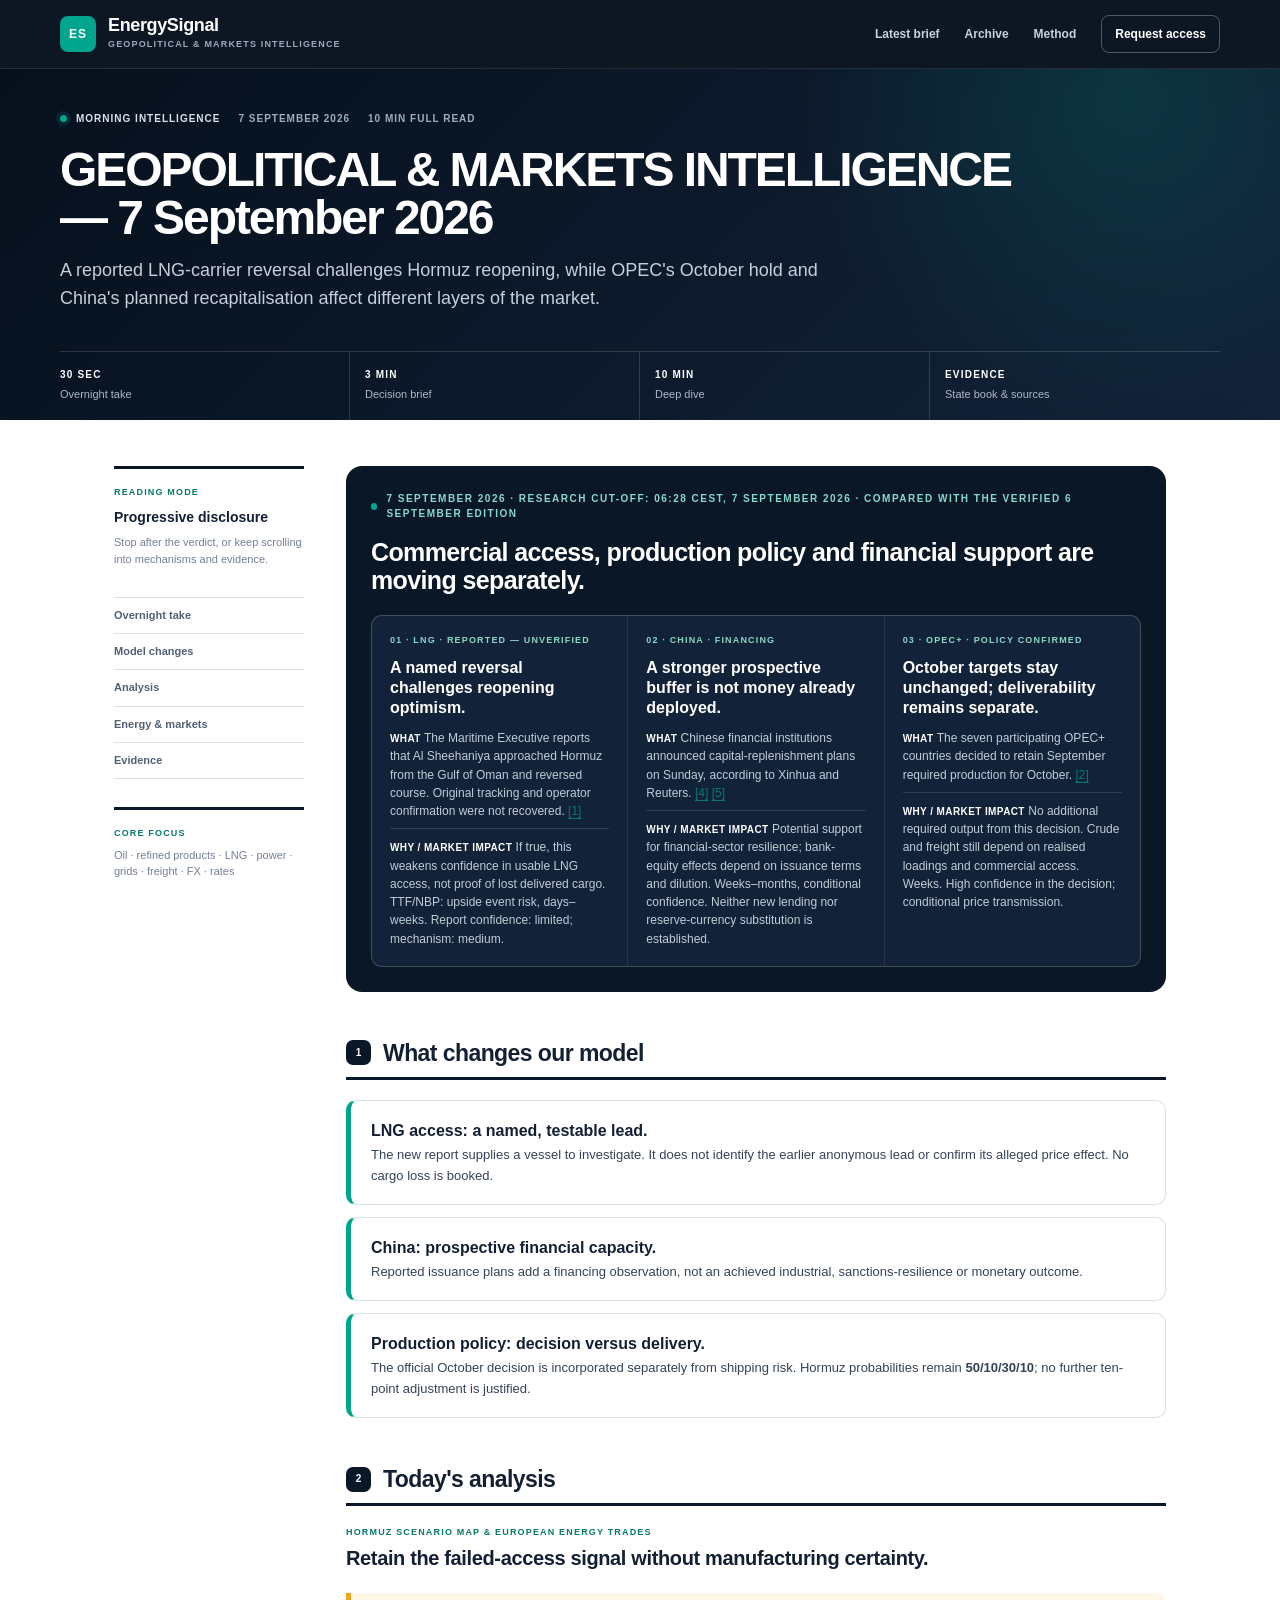
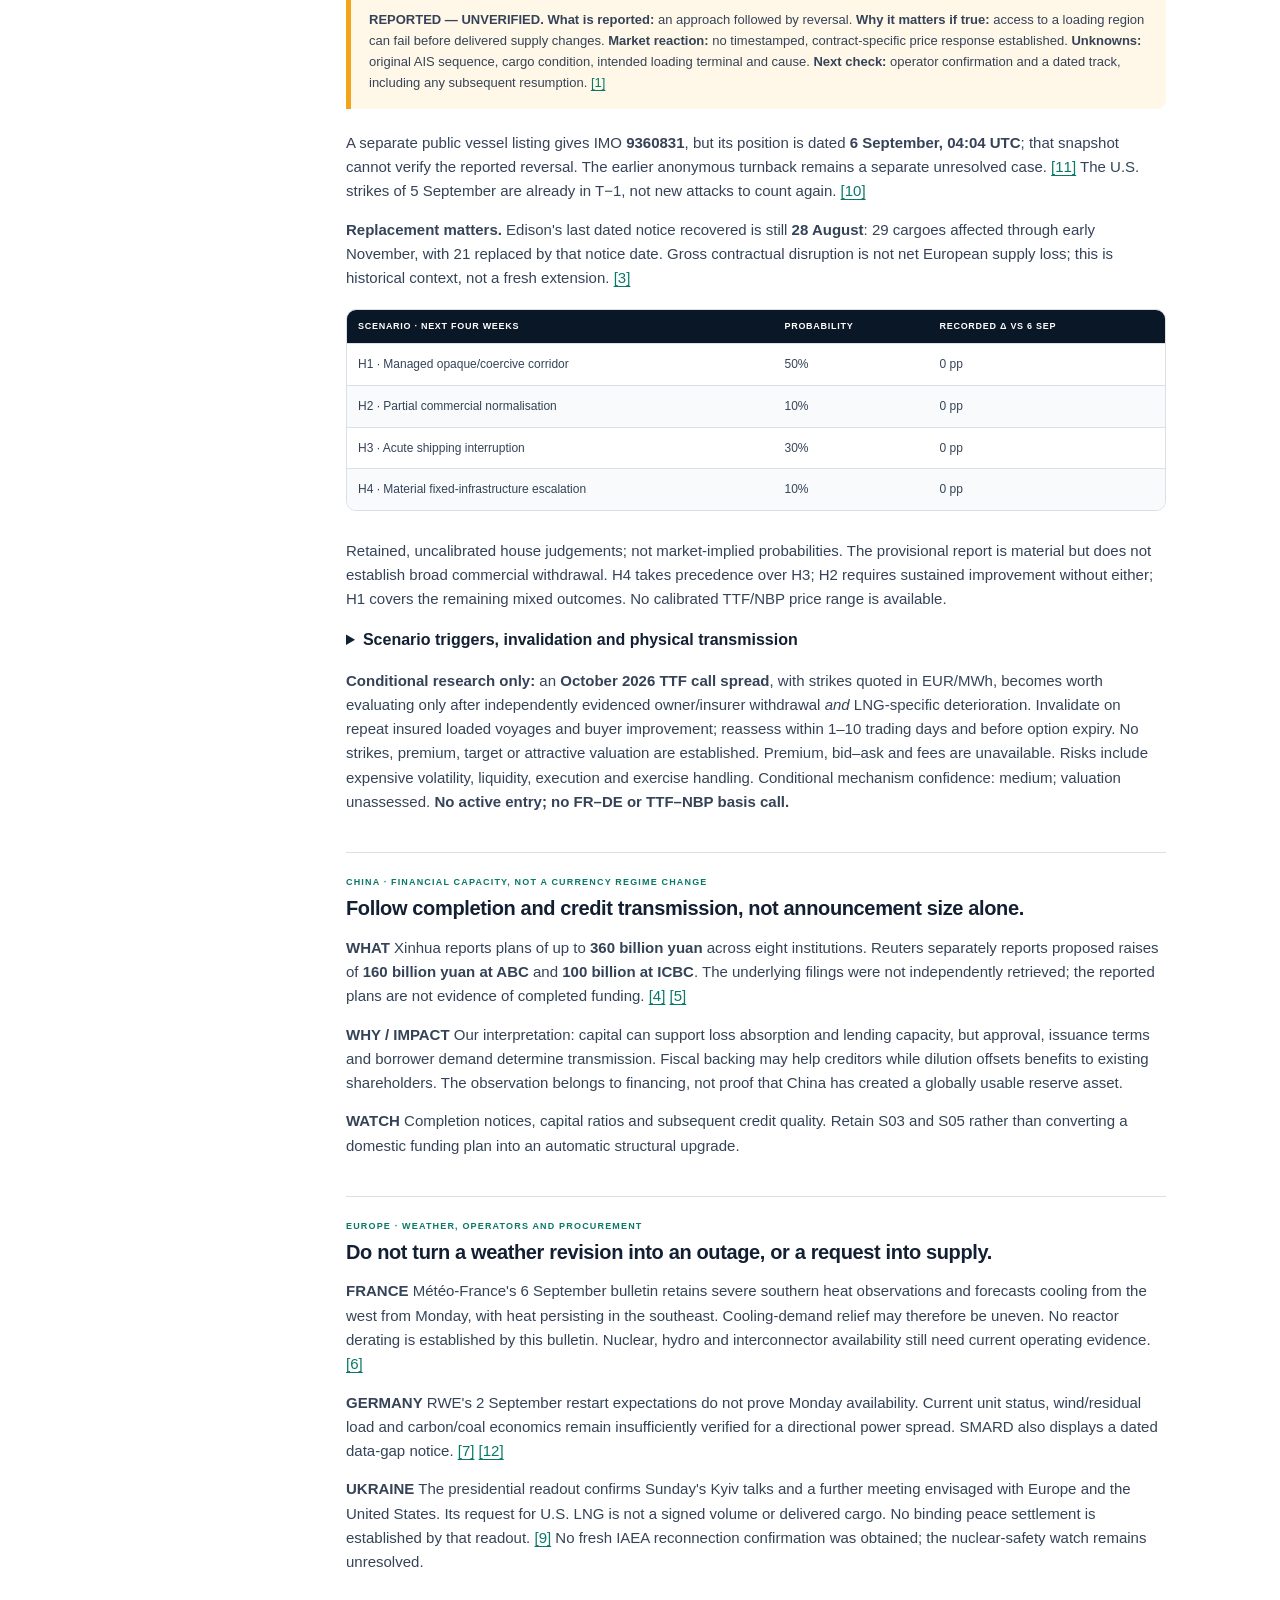
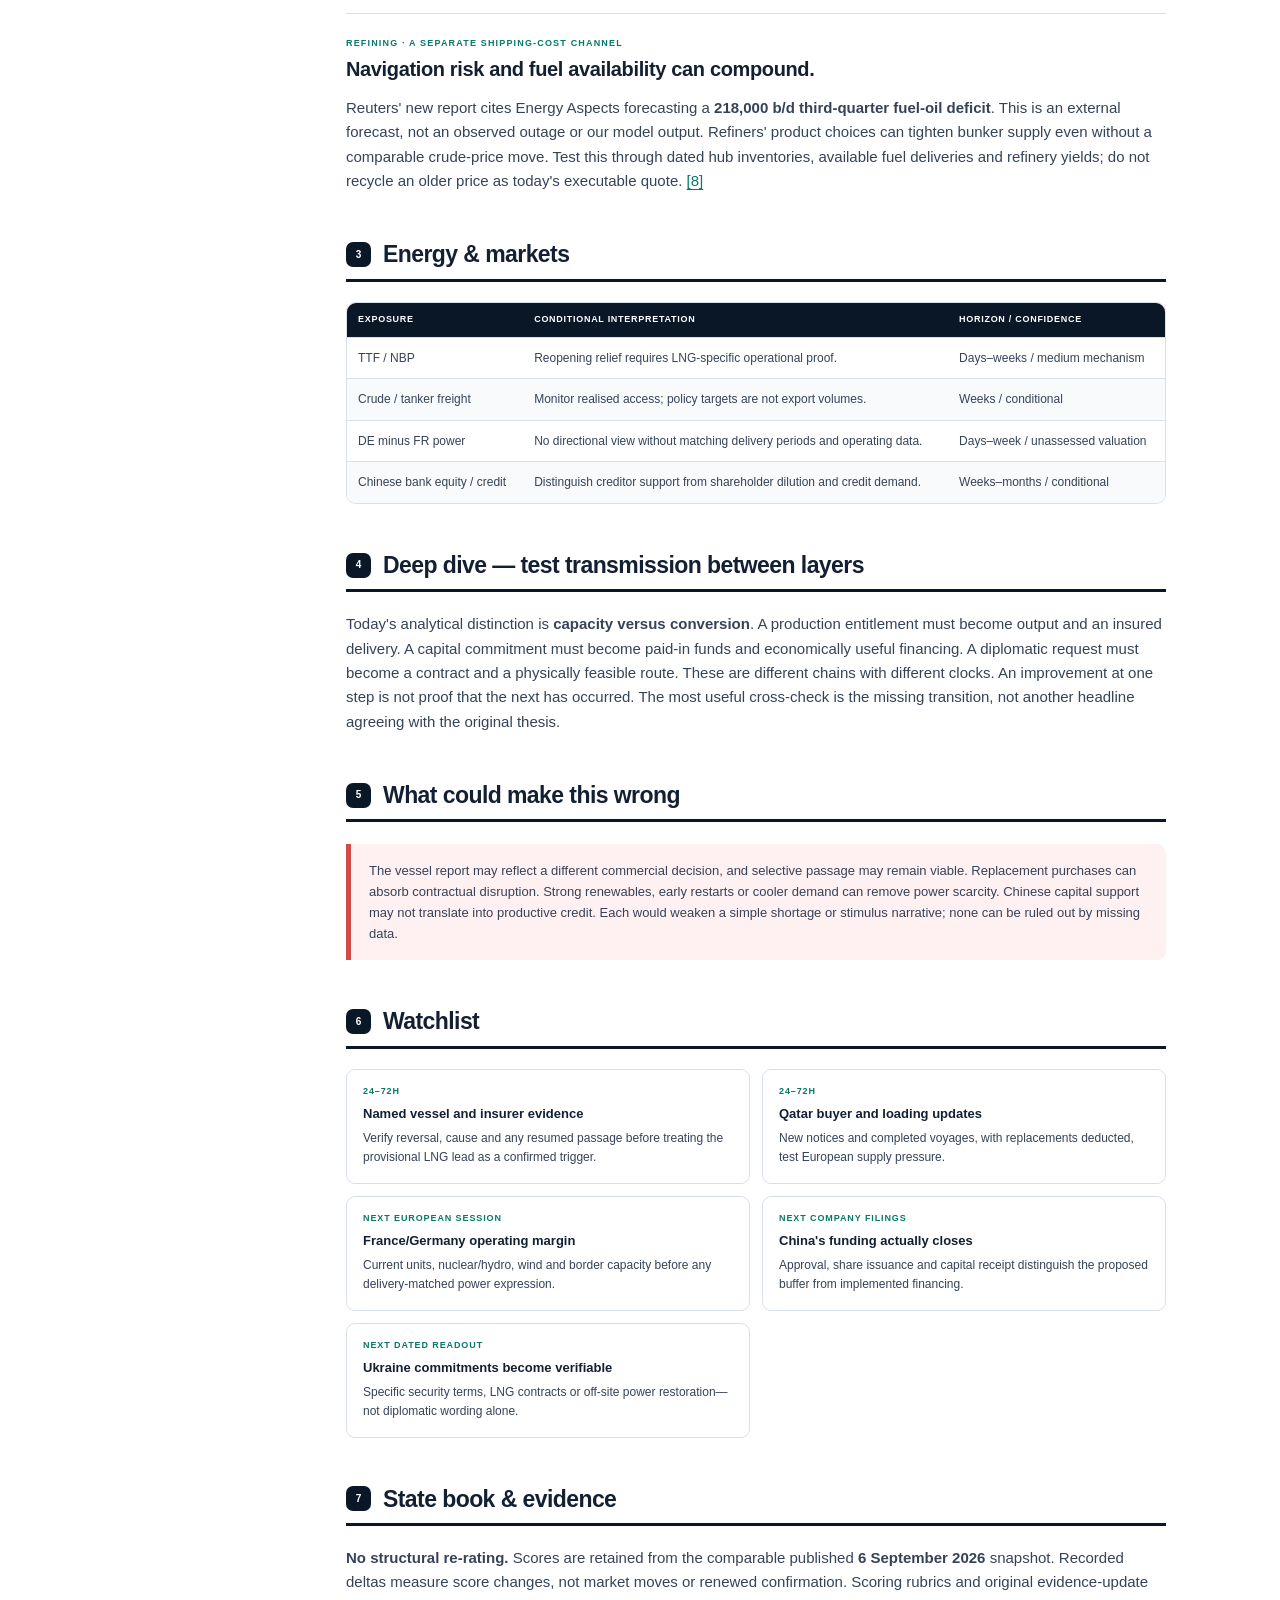
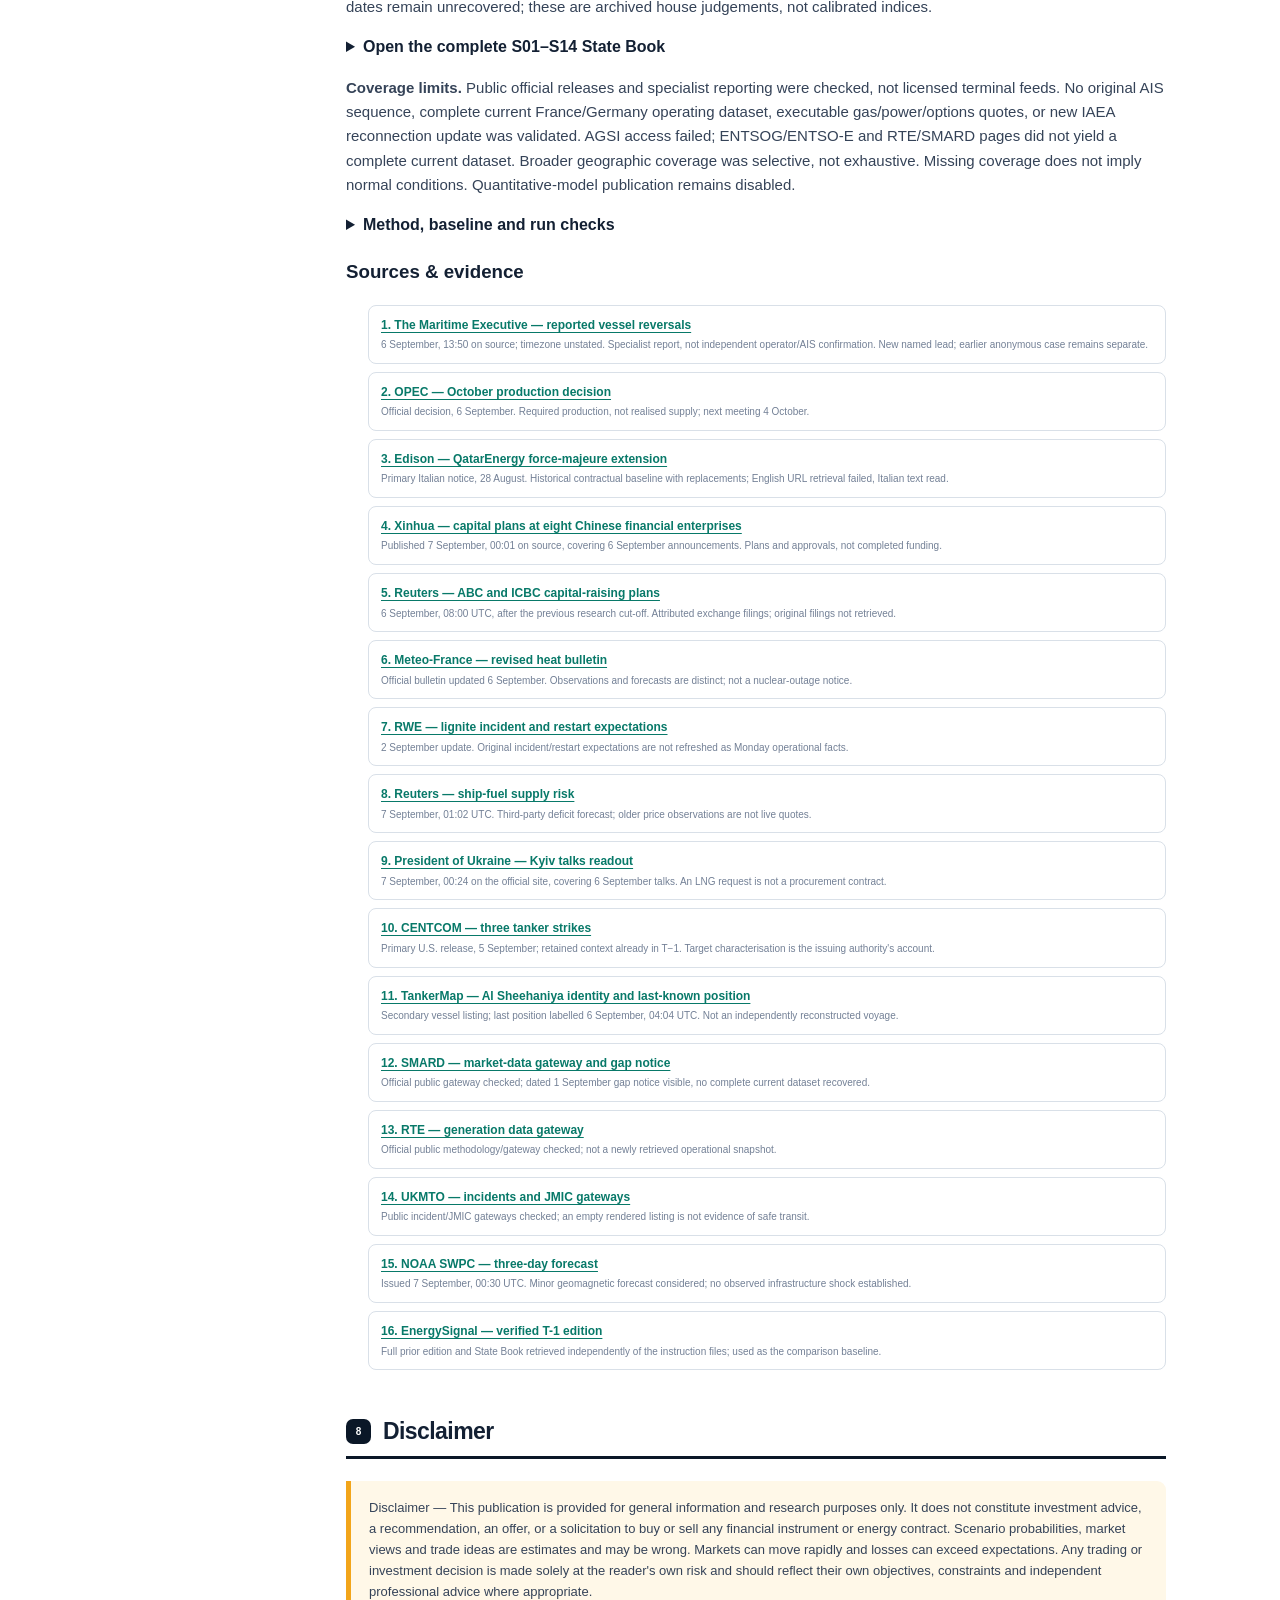
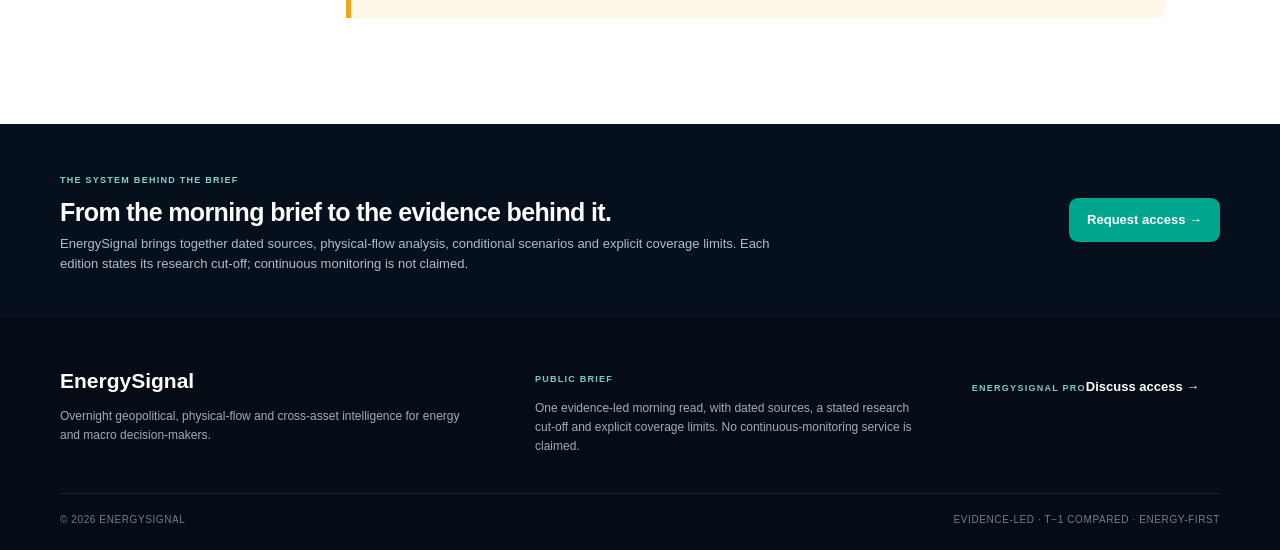
<file: geopolitical-markets-intelligence-2026-09-07/index.html>
<!doctype html><html lang="en"><head><meta charset="utf-8"><meta name="viewport" content="width=device-width,initial-scale=1"><title>GEOPOLITICAL & MARKETS INTELLIGENCE — 7 September 2026</title><link rel="stylesheet" href="../assets/style.css"></head><body class="es-body"><header class="site-header"><div class="site-shell header-inner"><a class="brand" href="../" aria-label="EnergySignal home"><span class="brand-mark" aria-hidden="true">ES</span><span class="brand-copy"><strong>EnergySignal</strong><small>Geopolitical &amp; markets intelligence</small></span></a><nav class="primary-nav" aria-label="Primary navigation"><a href="../">Latest brief</a><a href="../category/geopolitical-markets-intelligence/">Archive</a><a href="../#method">Method</a><a class="nav-cta" href="mailto:loic@baconnier.com?subject=EnergySignal%20access">Request access</a></nav></div></header><main><article class="brief-page"><header class="brief-hero"><div class="site-shell brief-hero-inner"><div class="brief-meta-row"><span class="status-pill"><i aria-hidden="true"></i> Morning intelligence</span><span>7 SEPTEMBER 2026</span><span>10 min full read</span></div><h1>GEOPOLITICAL &amp; MARKETS INTELLIGENCE — 7 September 2026</h1><p class="brief-standfirst">A reported LNG-carrier reversal challenges Hormuz reopening, while OPEC's October hold and China's planned recapitalisation affect different layers of the market.</p><nav class="zoom-nav" aria-label="Reading levels"><a href="#overnight-take"><b>30 SEC</b><span>Overnight take</span></a><a href="#model-change"><b>3 MIN</b><span>Decision brief</span></a><a href="#deep-dive"><b>10 MIN</b><span>Deep dive</span></a><a href="#evidence"><b>EVIDENCE</b><span>State book &amp; sources</span></a></nav></div></header><section class="brief-reading-area"><div class="site-shell reading-grid"><aside class="reading-rail" aria-label="Brief navigation"><div class="rail-card"><span>READING MODE</span><strong>Progressive disclosure</strong><p>Stop after the verdict, or keep scrolling into mechanisms and evidence.</p></div><nav class="rail-links"><a href="#overnight-take">Overnight take</a><a href="#model-change">Model changes</a><a href="#analysis">Analysis</a><a href="#energy-markets">Energy &amp; markets</a><a href="#evidence">Evidence</a></nav><div class="rail-focus"><span>CORE FOCUS</span><p>Oil · refined products · LNG · power · grids · freight · FX · rates</p></div></aside><div class="brief-content"><section id="overnight-take" class="brief-verdict"><div class="brief-label">7 September 2026 · Research cut-off: 06:28 CEST, 7 September 2026 · Compared with the verified 6 September edition</div><h2>Commercial access, production policy and financial support are moving separately.</h2><div class="verdict-grid"><article id="event-lng-reversal" class="verdict-card"><span class="event-num">01 · LNG · REPORTED — UNVERIFIED</span><h3>A named reversal challenges reopening optimism.</h3><p><b>WHAT</b> The Maritime Executive reports that Al Sheehaniya approached Hormuz from the Gulf of Oman and reversed course. Original tracking and operator confirmation were not recovered. <a href="#source-E01">[1]</a></p><p class="impact-line"><b>WHY / MARKET IMPACT</b> If true, this weakens confidence in usable LNG access, not proof of lost delivered cargo. TTF/NBP: upside event risk, days–weeks. Report confidence: limited; mechanism: medium.</p></article><article id="event-china-capital" class="verdict-card"><span class="event-num">02 · CHINA · FINANCING</span><h3>A stronger prospective buffer is not money already deployed.</h3><p><b>WHAT</b> Chinese financial institutions announced capital-replenishment plans on Sunday, according to Xinhua and Reuters. <a href="#source-E04">[4]</a> <a href="#source-E05">[5]</a></p><p class="impact-line"><b>WHY / MARKET IMPACT</b> Potential support for financial-sector resilience; bank-equity effects depend on issuance terms and dilution. Weeks–months, conditional confidence. Neither new lending nor reserve-currency substitution is established.</p></article><article id="event-opec-october" class="verdict-card"><span class="event-num">03 · OPEC+ · POLICY CONFIRMED</span><h3>October targets stay unchanged; deliverability remains separate.</h3><p><b>WHAT</b> The seven participating OPEC+ countries decided to retain September required production for October. <a href="#source-E02">[2]</a></p><p class="impact-line"><b>WHY / MARKET IMPACT</b> No additional required output from this decision. Crude and freight still depend on realised loadings and commercial access. Weeks. High confidence in the decision; conditional price transmission.</p></article></div></section><section id="model-change" class="brief-section"><header class="brief-section-header"><span>1</span><h2>What changes our model</h2></header><div class="model-change-grid"><article class="model-change-card"><strong>LNG access: a named, testable lead.</strong><p>The new report supplies a vessel to investigate. It does not identify the earlier anonymous lead or confirm its alleged price effect. No cargo loss is booked.</p></article><article class="model-change-card"><strong>China: prospective financial capacity.</strong><p>Reported issuance plans add a financing observation, not an achieved industrial, sanctions-resilience or monetary outcome.</p></article><article class="model-change-card"><strong>Production policy: decision versus delivery.</strong><p>The official October decision is incorporated separately from shipping risk. Hormuz probabilities remain <b>50/10/30/10</b>; no further ten-point adjustment is justified.</p></article></div></section><section id="analysis" class="brief-section"><header class="brief-section-header"><span>2</span><h2>Today's analysis</h2></header><article class="dossier" id="hormuz-scenario-map"><span class="dossier-kicker">HORMUZ SCENARIO MAP &amp; EUROPEAN ENERGY TRADES</span><h3>Retain the failed-access signal without manufacturing certainty.</h3><div class="brief-callout"><p><b>REPORTED — UNVERIFIED.</b> <b>What is reported:</b> an approach followed by reversal. <b>Why it matters if true:</b> access to a loading region can fail before delivered supply changes. <b>Market reaction:</b> no timestamped, contract-specific price response established. <b>Unknowns:</b> original AIS sequence, cargo condition, intended loading terminal and cause. <b>Next check:</b> operator confirmation and a dated track, including any subsequent resumption. <a href="#source-E01">[1]</a></p></div><p>A separate public vessel listing gives IMO <b>9360831</b>, but its position is dated <b>6 September, 04:04 UTC</b>; that snapshot cannot verify the reported reversal. The earlier anonymous turnback remains a separate unresolved case. <a href="#source-E11">[11]</a> The U.S. strikes of 5 September are already in T−1, not new attacks to count again. <a href="#source-E10">[10]</a></p><p><b>Replacement matters.</b> Edison's last dated notice recovered is still <b>28 August</b>: 29 cargoes affected through early November, with 21 replaced by that notice date. Gross contractual disruption is not net European supply loss; this is historical context, not a fresh extension. <a href="#source-E03">[3]</a></p><div class="table-wrap scenario-table"><table><thead><tr><th>Scenario · next four weeks</th><th>Probability</th><th>Recorded Δ vs 6 Sep</th></tr></thead><tbody><tr><td>H1 · Managed opaque/coercive corridor</td><td>50%</td><td>0 pp</td></tr><tr><td>H2 · Partial commercial normalisation</td><td>10%</td><td>0 pp</td></tr><tr><td>H3 · Acute shipping interruption</td><td>30%</td><td>0 pp</td></tr><tr><td>H4 · Material fixed-infrastructure escalation</td><td>10%</td><td>0 pp</td></tr></tbody></table></div><p class="state-note">Retained, uncalibrated house judgements; not market-implied probabilities. The provisional report is material but does not establish broad commercial withdrawal. H4 takes precedence over H3; H2 requires sustained improvement without either; H1 covers the remaining mixed outcomes. No calibrated TTF/NBP price range is available.</p><details class="scenario-detail"><summary><strong>Scenario triggers, invalidation and physical transmission</strong></summary><h4>H1 — Managed corridor</h4><p><b>24h:</b> selective passages without broad suspension. <b>72h:</b> owner and insurance terms remain restrictive but usable. <b>1–4 weeks:</b> workarounds persist. Oil and product shipments can continue unevenly while Qatar LNG loading and deliveries remain separate questions. Replacement LNG demand need not fall. TTF/NBP remain two-way. <b>Invalidation:</b> sustained normalisation, broad interruption or material fixed-capacity damage. <b>Next observable:</b> dated carrier operating decisions.</p><h4>H2 — Partial normalisation</h4><p><b>24h:</b> credible operating clearance. <b>72h:</b> repeated insured loaded voyages. <b>1–4 weeks:</b> improved buyer schedules and completed deliveries. Gulf oil/product access improves; LNG relief additionally requires functioning liquefaction and terminals. Lower replacement demand would pressure TTF/NBP. <b>Invalidation:</b> renewed commercial suspension. <b>Next observable:</b> a buyer-confirmed delivery or revised force-majeure notice.</p><h4>H3 — Acute interruption</h4><p><b>24h:</b> verified commercial incident or insurer withdrawal. <b>72h:</b> broad owner suspensions and reduced usable passage. <b>1–4 weeks:</b> persistent transport impairment without dominant fixed-asset loss. Crude/products and freight face upside pressure; TTF/NBP rise conditionally if LNG exits deteriorate and substitution is insufficient. <b>Invalidation:</b> repeat safe voyages and insurer re-entry. <b>Next observable:</b> named suspensions supported by realised flow evidence.</p><h4>H4 — Infrastructure escalation</h4><p><b>24h:</b> verified damage to an operating export, refining, liquefaction or power asset. <b>72h:</b> operator quantifies capacity loss. <b>1–4 weeks:</b> extended repair schedule. Persistent crude/product or LNG loss depends on the actual asset, not its country's total capacity. TTF/NBP upside requires gas-specific damage or replacement competition. <b>Invalidation:</b> immaterial damage or rapid restoration. <b>Next observable:</b> capacity and repair notice.</p><p><b>France versus Germany, in every scenario:</b> German gas sensitivity depends on wind, coal/lignite, carbon and residual load. French sensitivity depends on nuclear/hydro availability, demand and borders. Gas relief is not a one-for-one fall in either country's power price; congestion and hourly marginal generation can reverse the relative effect.</p></details><p><b>Conditional research only:</b> an <b>October 2026 TTF call spread</b>, with strikes quoted in EUR/MWh, becomes worth evaluating only after independently evidenced owner/insurer withdrawal <em>and</em> LNG-specific deterioration. Invalidate on repeat insured loaded voyages and buyer improvement; reassess within 1–10 trading days and before option expiry. No strikes, premium, target or attractive valuation are established. Premium, bid–ask and fees are unavailable. Risks include expensive volatility, liquidity, execution and exercise handling. Conditional mechanism confidence: medium; valuation unassessed. <b>No active entry; no FR–DE or TTF–NBP basis call.</b></p></article><article class="dossier" id="china-financing"><span class="dossier-kicker">CHINA · FINANCIAL CAPACITY, NOT A CURRENCY REGIME CHANGE</span><h3>Follow completion and credit transmission, not announcement size alone.</h3><p><b>WHAT</b> Xinhua reports plans of up to <b>360 billion yuan</b> across eight institutions. Reuters separately reports proposed raises of <b>160 billion yuan at ABC</b> and <b>100 billion at ICBC</b>. The underlying filings were not independently retrieved; the reported plans are not evidence of completed funding. <a href="#source-E04">[4]</a> <a href="#source-E05">[5]</a></p><p><b>WHY / IMPACT</b> Our interpretation: capital can support loss absorption and lending capacity, but approval, issuance terms and borrower demand determine transmission. Fiscal backing may help creditors while dilution offsets benefits to existing shareholders. The observation belongs to financing, not proof that China has created a globally usable reserve asset.</p><p><b>WATCH</b> Completion notices, capital ratios and subsequent credit quality. Retain S03 and S05 rather than converting a domestic funding plan into an automatic structural upgrade.</p></article><article class="dossier" id="europe-power"><span class="dossier-kicker">EUROPE · WEATHER, OPERATORS AND PROCUREMENT</span><h3>Do not turn a weather revision into an outage, or a request into supply.</h3><p><b>FRANCE</b> Météo-France's 6 September bulletin retains severe southern heat observations and forecasts cooling from the west from Monday, with heat persisting in the southeast. Cooling-demand relief may therefore be uneven. No reactor derating is established by this bulletin. Nuclear, hydro and interconnector availability still need current operating evidence. <a href="#source-E06">[6]</a></p><p><b>GERMANY</b> RWE's 2 September restart expectations do not prove Monday availability. Current unit status, wind/residual load and carbon/coal economics remain insufficiently verified for a directional power spread. SMARD also displays a dated data-gap notice. <a href="#source-E07">[7]</a> <a href="#source-E12">[12]</a></p><p><b>UKRAINE</b> The presidential readout confirms Sunday's Kyiv talks and a further meeting envisaged with Europe and the United States. Its request for U.S. LNG is not a signed volume or delivered cargo. No binding peace settlement is established by that readout. <a href="#source-E09">[9]</a> No fresh IAEA reconnection confirmation was obtained; the nuclear-safety watch remains unresolved.</p></article><article class="dossier" id="bunker-fuel"><span class="dossier-kicker">REFINING · A SEPARATE SHIPPING-COST CHANNEL</span><h3>Navigation risk and fuel availability can compound.</h3><p>Reuters' new report cites Energy Aspects forecasting a <b>218,000 b/d third-quarter fuel-oil deficit</b>. This is an external forecast, not an observed outage or our model output. Refiners' product choices can tighten bunker supply even without a comparable crude-price move. Test this through dated hub inventories, available fuel deliveries and refinery yields; do not recycle an older price as today's executable quote. <a href="#source-E08">[8]</a></p></article></section><section id="energy-markets" class="brief-section"><header class="brief-section-header"><span>3</span><h2>Energy &amp; markets</h2></header><div class="table-wrap"><table><thead><tr><th>Exposure</th><th>Conditional interpretation</th><th>Horizon / confidence</th></tr></thead><tbody><tr><td>TTF / NBP</td><td>Reopening relief requires LNG-specific operational proof.</td><td>Days–weeks / medium mechanism</td></tr><tr><td>Crude / tanker freight</td><td>Monitor realised access; policy targets are not export volumes.</td><td>Weeks / conditional</td></tr><tr><td>DE minus FR power</td><td>No directional view without matching delivery periods and operating data.</td><td>Days–week / unassessed valuation</td></tr><tr><td>Chinese bank equity / credit</td><td>Distinguish creditor support from shareholder dilution and credit demand.</td><td>Weeks–months / conditional</td></tr></tbody></table></div></section><section id="deep-dive" class="brief-section"><header class="brief-section-header"><span>4</span><h2>Deep dive — test transmission between layers</h2></header><p>Today's analytical distinction is <b>capacity versus conversion</b>. A production entitlement must become output and an insured delivery. A capital commitment must become paid-in funds and economically useful financing. A diplomatic request must become a contract and a physically feasible route. These are different chains with different clocks. An improvement at one step is not proof that the next has occurred. The most useful cross-check is the missing transition, not another headline agreeing with the original thesis.</p></section><section id="red-team" class="brief-section"><header class="brief-section-header"><span>5</span><h2>What could make this wrong</h2></header><div class="brief-callout counter"><p>The vessel report may reflect a different commercial decision, and selective passage may remain viable. Replacement purchases can absorb contractual disruption. Strong renewables, early restarts or cooler demand can remove power scarcity. Chinese capital support may not translate into productive credit. Each would weaken a simple shortage or stimulus narrative; none can be ruled out by missing data.</p></div></section><section id="watchlist" class="brief-section"><header class="brief-section-header"><span>6</span><h2>Watchlist</h2></header><div class="watch-grid"><article class="watch-card"><span>24–72H</span><strong>Named vessel and insurer evidence</strong><p>Verify reversal, cause and any resumed passage before treating the provisional LNG lead as a confirmed trigger.</p></article><article class="watch-card"><span>24–72H</span><strong>Qatar buyer and loading updates</strong><p>New notices and completed voyages, with replacements deducted, test European supply pressure.</p></article><article class="watch-card"><span>NEXT EUROPEAN SESSION</span><strong>France/Germany operating margin</strong><p>Current units, nuclear/hydro, wind and border capacity before any delivery-matched power expression.</p></article><article class="watch-card"><span>NEXT COMPANY FILINGS</span><strong>China's funding actually closes</strong><p>Approval, share issuance and capital receipt distinguish the proposed buffer from implemented financing.</p></article><article class="watch-card"><span>NEXT DATED READOUT</span><strong>Ukraine commitments become verifiable</strong><p>Specific security terms, LNG contracts or off-site power restoration—not diplomatic wording alone.</p></article></div></section><section id="evidence" class="brief-section"><header class="brief-section-header"><span>7</span><h2>State book &amp; evidence</h2></header><p class="state-note"><b>No structural re-rating.</b> Scores are retained from the comparable published <b>6 September 2026</b> snapshot. Recorded deltas measure score changes, not market moves or renewed confirmation. Scoring rubrics and original evidence-update dates remain unrecovered; these are archived house judgements, not calibrated indices.</p><details class="state-method-note"><summary><strong>Open the complete S01–S14 State Book</strong></summary><div class="table-wrap state-table"><table><thead><tr><th>ID · Structural indicator</th><th>Score / 100</th><th>Recorded Δ vs 6 Sep</th></tr></thead><tbody><tr><td>S01 · Trade de-dollarisation</td><td>60</td><td>0</td></tr><tr><td>S02 · USD invoicing substitution</td><td>40</td><td>0</td></tr><tr><td>S03 · China sanctions resilience</td><td>70</td><td>0</td></tr><tr><td>S04 · Erosion of US exorbitant privilege</td><td>50</td><td>0</td></tr><tr><td>S05 · Alternative Chinese safe asset</td><td>30</td><td>0</td></tr><tr><td>S06 · Technology / open-source autonomy</td><td>70</td><td>0</td></tr><tr><td>S07 · Robotics / demographic substitution</td><td>50</td><td>0</td></tr><tr><td>S08 · Net strategic industrial capacity</td><td>80</td><td>0</td></tr><tr><td>S09 · Western bloc cohesion</td><td>60</td><td>0</td></tr><tr><td>S10 · European strategic autonomy</td><td>60</td><td>0</td></tr><tr><td>S11 · South America / China ecosystem integration</td><td>50</td><td>0</td></tr><tr><td>S12 · Asia / ASEAN / Gulf integration with Chinese rails</td><td>60</td><td>0</td></tr><tr><td>S13 · Dollar / stablecoin counter-offensive</td><td>70</td><td>0</td></tr><tr><td>S14 · China physical / logistical resilience</td><td>70</td><td>0</td></tr></tbody></table></div></details><p class="state-note"><b>Coverage limits.</b> Public official releases and specialist reporting were checked, not licensed terminal feeds. No original AIS sequence, complete current France/Germany operating dataset, executable gas/power/options quotes, or new IAEA reconnection update was validated. AGSI access failed; ENTSOG/ENTSO-E and RTE/SMARD pages did not yield a complete current dataset. Broader geographic coverage was selective, not exhaustive. Missing coverage does not imply normal conditions. Quantitative-model publication remains disabled.</p><details class="state-method-note"><summary><strong>Method, baseline and run checks</strong></summary><p>Instruction version <b>1.3.0</b>; all nine required documents retrieved fully and in order at <code>7d009cab0b0ab8a0dd6d2cc9408983c4fb131351</code>. Run <code>energysignal-2026-09-07-manual-0001</code>. Narrative T−1: post 51, 6 September, research cut-off 09:39 CEST, revision 09:44:58 CEST. Structural baseline: its retained published snapshot; original last-evidence dates remain unknown. Claims and proposed changes were recorded before prose. Instruction and baseline checks, source/date/status review, scenario arithmetic and pre-publication shell review completed. No repository code executed and no durable ledger claimed. Independent visual/mobile testing was not performed.</p></details><h3>Sources &amp; evidence</h3><ul class="source-list"><li id="source-E01"><a href="https://maritime-executive.com/index.php/article/iran-renews-threats-and-says-it-turned-back-ships-after-us-sinks-tanker">1. The Maritime Executive — reported vessel reversals</a><small>6 September, 13:50 on source; timezone unstated. Specialist report, not independent operator/AIS confirmation. New named lead; earlier anonymous case remains separate.</small></li><li id="source-E02"><a href="https://www.opec.org/pr-detail/613-6-september-2026.html">2. OPEC — October production decision</a><small>Official decision, 6 September. Required production, not realised supply; next meeting 4 October.</small></li><li id="source-E03"><a href="https://www.edison.it/it/edison-qatarenergy-estende-forza-maggiore-ulteriori-5-carichi-di-gnl">3. Edison — QatarEnergy force-majeure extension</a><small>Primary Italian notice, 28 August. Historical contractual baseline with replacements; English URL retrieval failed, Italian text read.</small></li><li id="source-E04"><a href="https://imgs.news.cn/english/20260907/ddee9e83d90b4e659b5fe4f86c93e936/c.html">4. Xinhua — capital plans at eight Chinese financial enterprises</a><small>Published 7 September, 00:01 on source, covering 6 September announcements. Plans and approvals, not completed funding.</small></li><li id="source-E05"><a href="https://www.reuters.com/world/asia-pacific/two-major-chinese-state-banks-announce-39-bln-capital-raising-plans-2026-09-06/">5. Reuters — ABC and ICBC capital-raising plans</a><small>6 September, 08:00 UTC, after the previous research cut-off. Attributed exchange filings; original filings not retrieved.</small></li><li id="source-E06"><a href="https://meteofrance.com/actualites/meteo-episode-de-chaleur-sur-le-sud-du-pays">6. Meteo-France — revised heat bulletin</a><small>Official bulletin updated 6 September. Observations and forecasts are distinct; not a nuclear-outage notice.</small></li><li id="source-E07"><a href="https://www.rwe.com/en/press/rwe-power/2026-09-02-rwe-power-plants-in-the-rhenish-region-affected-by-an-incident-near-a-substation/">7. RWE — lignite incident and restart expectations</a><small>2 September update. Original incident/restart expectations are not refreshed as Monday operational facts.</small></li><li id="source-E08"><a href="https://www.reuters.com/business/energy/ship-fuel-shortage-looms-refiners-strained-by-war-favour-other-products-2026-09-07/">8. Reuters — ship-fuel supply risk</a><small>7 September, 01:02 UTC. Third-party deficit forecast; older price observations are not live quotes.</small></li><li id="source-E09"><a href="https://www.president.gov.ua/en/news/vidnovlennya-peregovornogo-procesu-ye-vazhlivim-i-ukrayina-v-106273">9. President of Ukraine — Kyiv talks readout</a><small>7 September, 00:24 on the official site, covering 6 September talks. An LNG request is not a procurement contract.</small></li><li id="source-E10"><a href="https://www.centcom.mil/MEDIA/PUBLIC-RELEASES/Article/4591744/centcom-destroys-3-irgc-oil-tankers-after-iran-targets-2-us-navy-warships/">10. CENTCOM — three tanker strikes</a><small>Primary U.S. release, 5 September; retained context already in T−1. Target characterisation is the issuing authority's account.</small></li><li id="source-E11"><a href="https://tankermap.com/vessel/9360831">11. TankerMap — Al Sheehaniya identity and last-known position</a><small>Secondary vessel listing; last position labelled 6 September, 04:04 UTC. Not an independently reconstructed voyage.</small></li><li id="source-E12"><a href="https://www.smard.de/en">12. SMARD — market-data gateway and gap notice</a><small>Official public gateway checked; dated 1 September gap notice visible, no complete current dataset recovered.</small></li><li id="source-E13"><a href="https://www.rte-france.com/donnees-publications/eco2mix-donnees-temps-reel/production-electricite-par-filiere">13. RTE — generation data gateway</a><small>Official public methodology/gateway checked; not a newly retrieved operational snapshot.</small></li><li id="source-E14"><a href="https://www.ukmto.org/recent-incidents">14. UKMTO — incidents and JMIC gateways</a><small>Public incident/JMIC gateways checked; an empty rendered listing is not evidence of safe transit.</small></li><li id="source-E15"><a href="https://services.swpc.noaa.gov/text/3-day-forecast.txt">15. NOAA SWPC — three-day forecast</a><small>Issued 7 September, 00:30 UTC. Minor geomagnetic forecast considered; no observed infrastructure shock established.</small></li><li id="source-E16"><a href="../geopolitical-markets-intelligence-2026-09-06/">16. EnergySignal — verified T-1 edition</a><small>Full prior edition and State Book retrieved independently of the instruction files; used as the comparison baseline.</small></li></ul></section><section id="disclaimer" class="brief-section"><header class="brief-section-header"><span>8</span><h2>Disclaimer</h2></header><div class="brief-callout"><p>Disclaimer — This publication is provided for general information and research purposes only. It does not constitute investment advice, a recommendation, an offer, or a solicitation to buy or sell any financial instrument or energy contract. Scenario probabilities, market views and trade ideas are estimates and may be wrong. Markets can move rapidly and losses can exceed expectations. Any trading or investment decision is made solely at the reader's own risk and should reflect their own objectives, constraints and independent professional advice where appropriate.</p></div></section></div></div></section><section class="product-cta"><div class="site-shell product-cta-inner"><div><span>THE SYSTEM BEHIND THE BRIEF</span><h2>From the morning brief to the evidence behind it.</h2><p>EnergySignal brings together dated sources, physical-flow analysis, conditional scenarios and explicit coverage limits. Each edition states its research cut-off; continuous monitoring is not claimed.</p></div><a href="mailto:loic@baconnier.com?subject=EnergySignal%20Pro">Request access →</a></div></section></article></main><footer class="site-footer"><div class="site-shell footer-grid"><div><a class="footer-brand" href="../">EnergySignal</a><p>Overnight geopolitical, physical-flow and cross-asset intelligence for energy and macro decision-makers.</p></div><div><span class="footer-label">PUBLIC BRIEF</span><p>One evidence-led morning read, with dated sources, a stated research cut-off and explicit coverage limits. No continuous-monitoring service is claimed.</p></div><div class="footer-contact"><span class="footer-label">ENERGYSIGNAL PRO</span><a href="mailto:loic@baconnier.com?subject=EnergySignal%20access">Discuss access →</a></div></div><div class="site-shell footer-bottom"><span>© 2026 EnergySignal</span><span>Evidence-led · T−1 compared · Energy-first</span></div></footer></body></html>
</file>
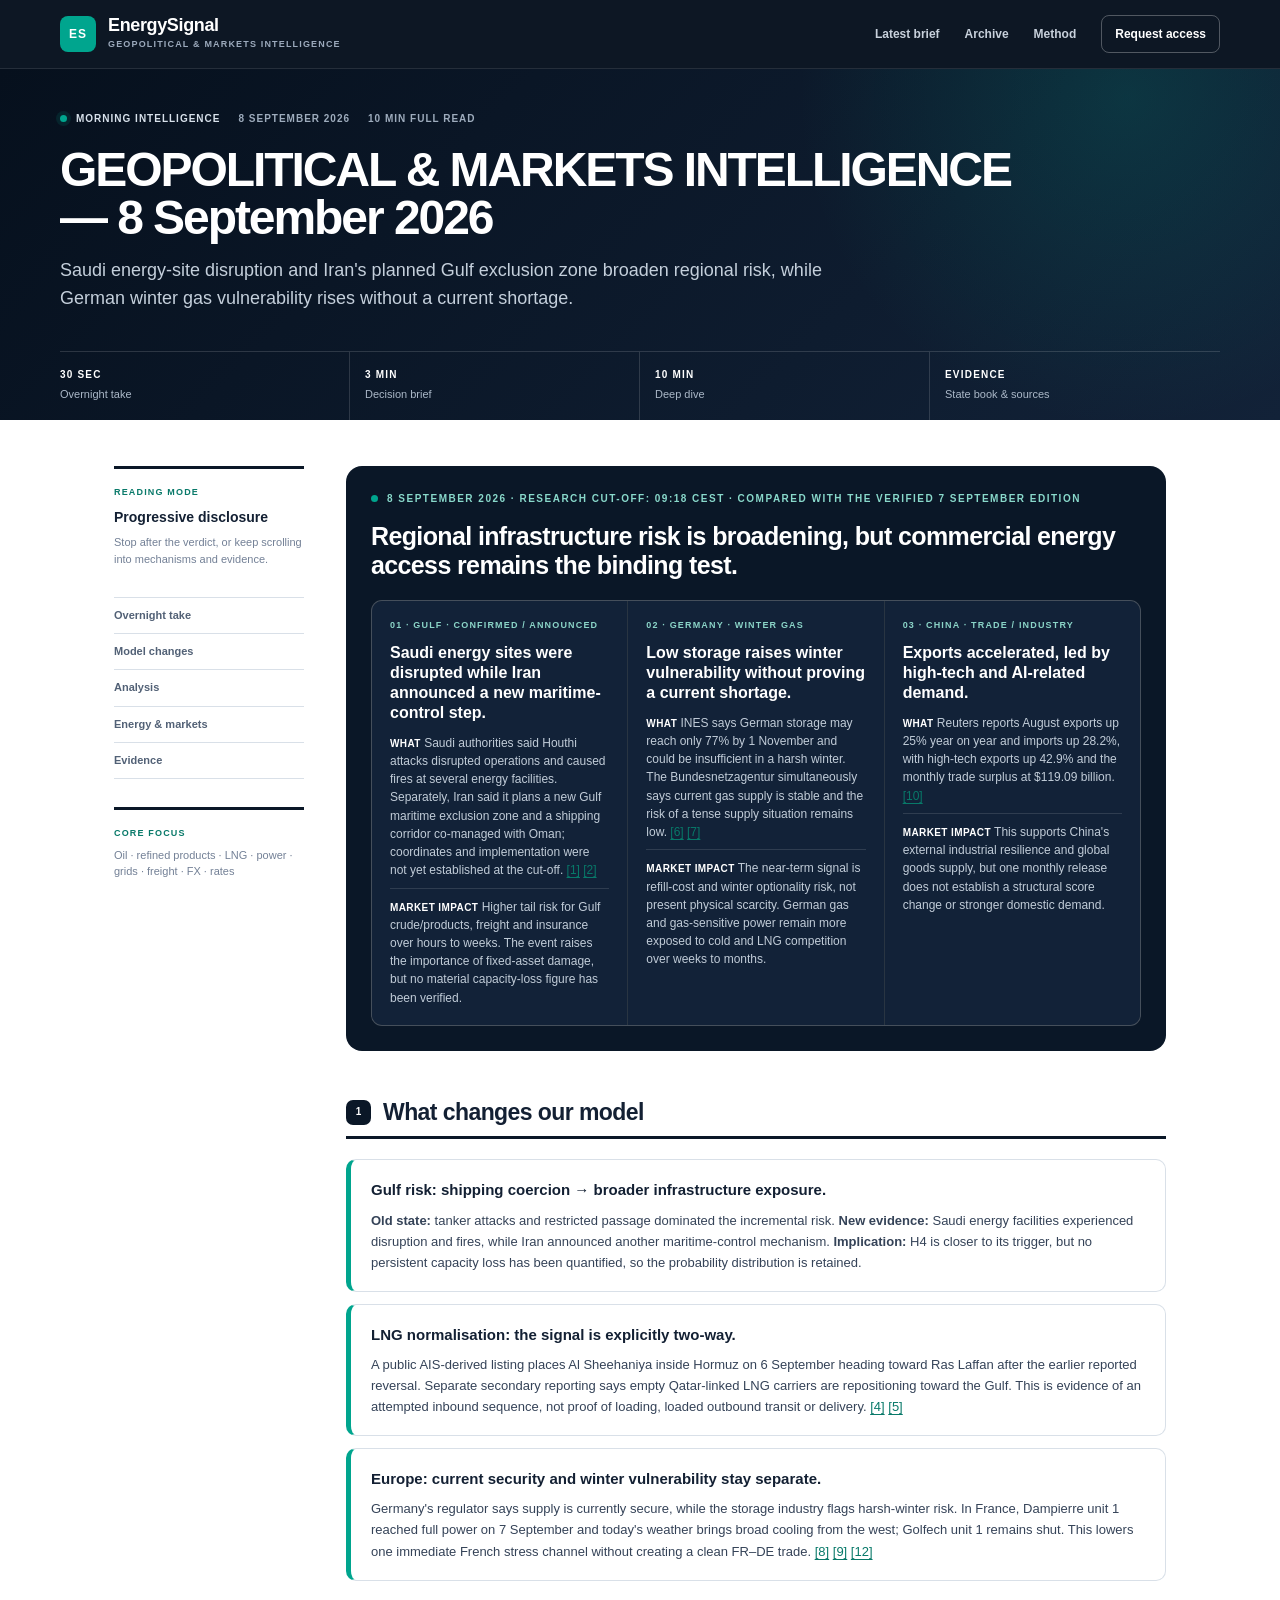
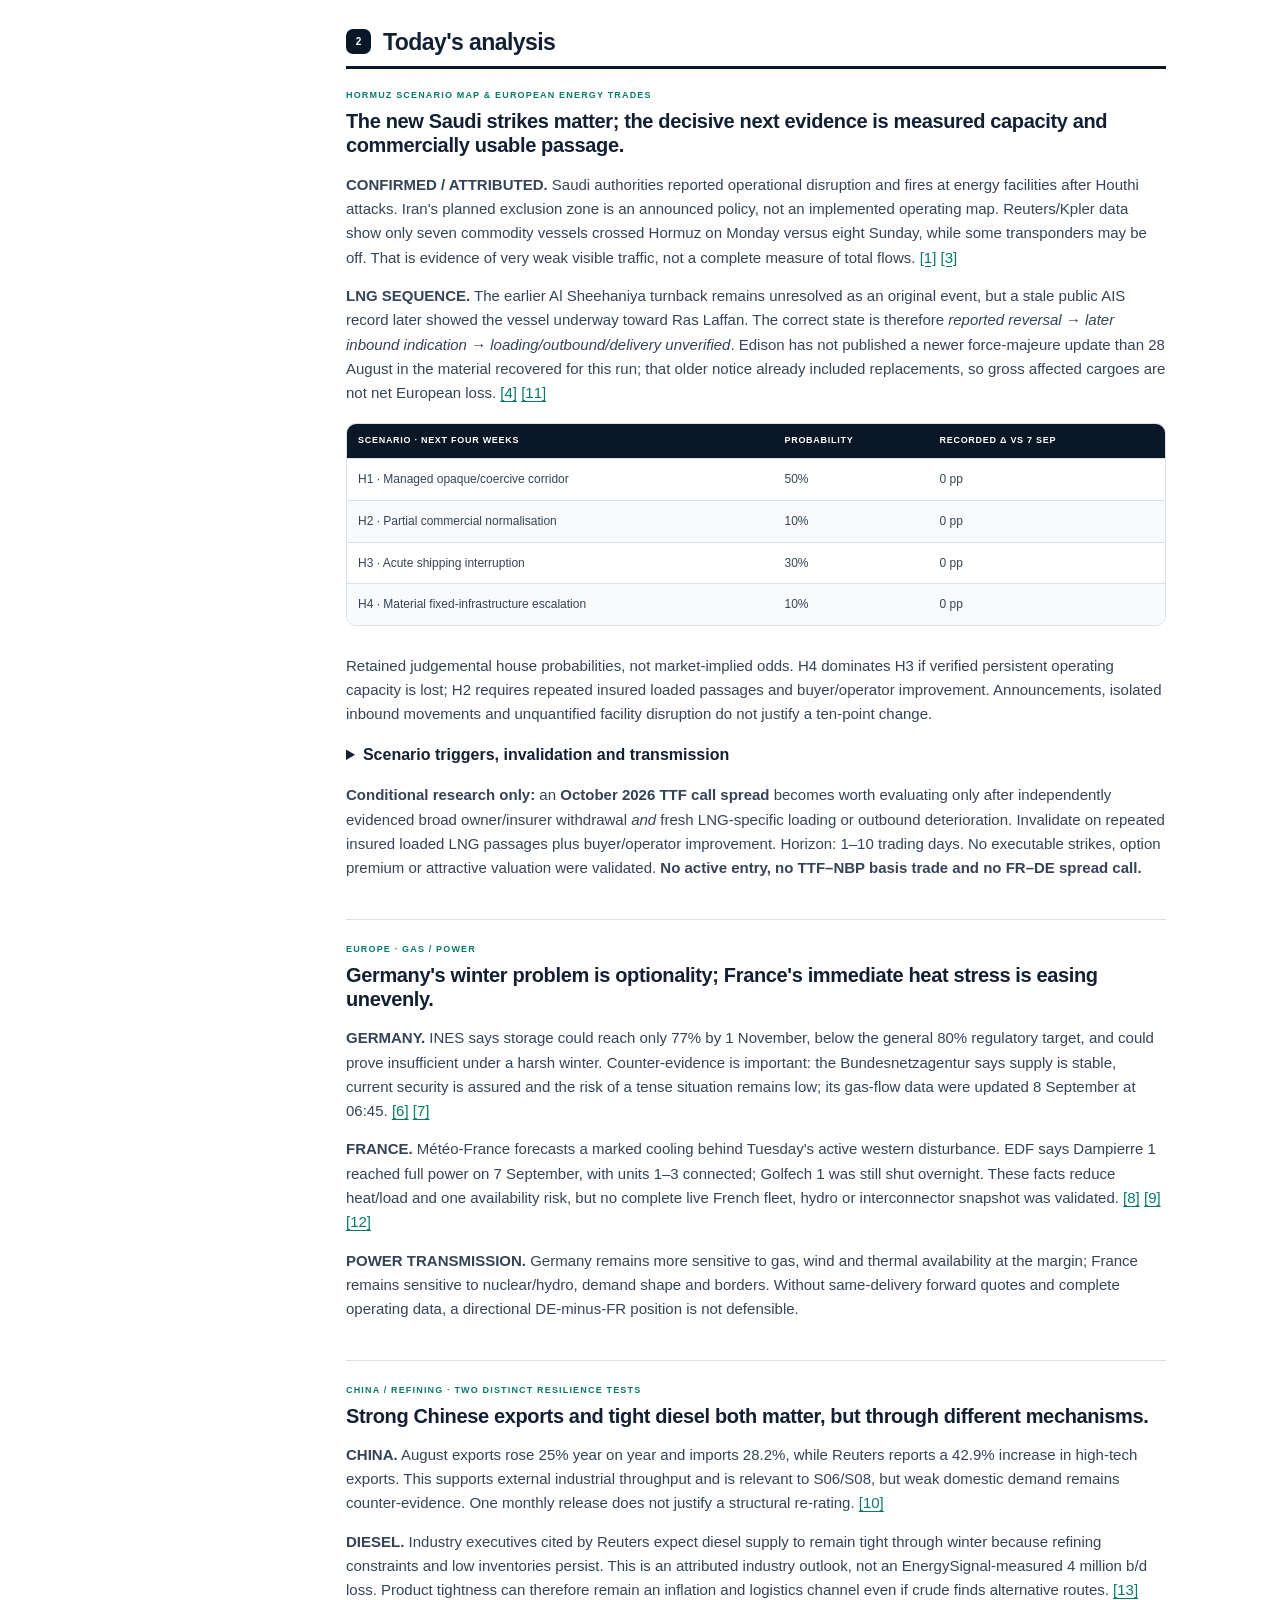
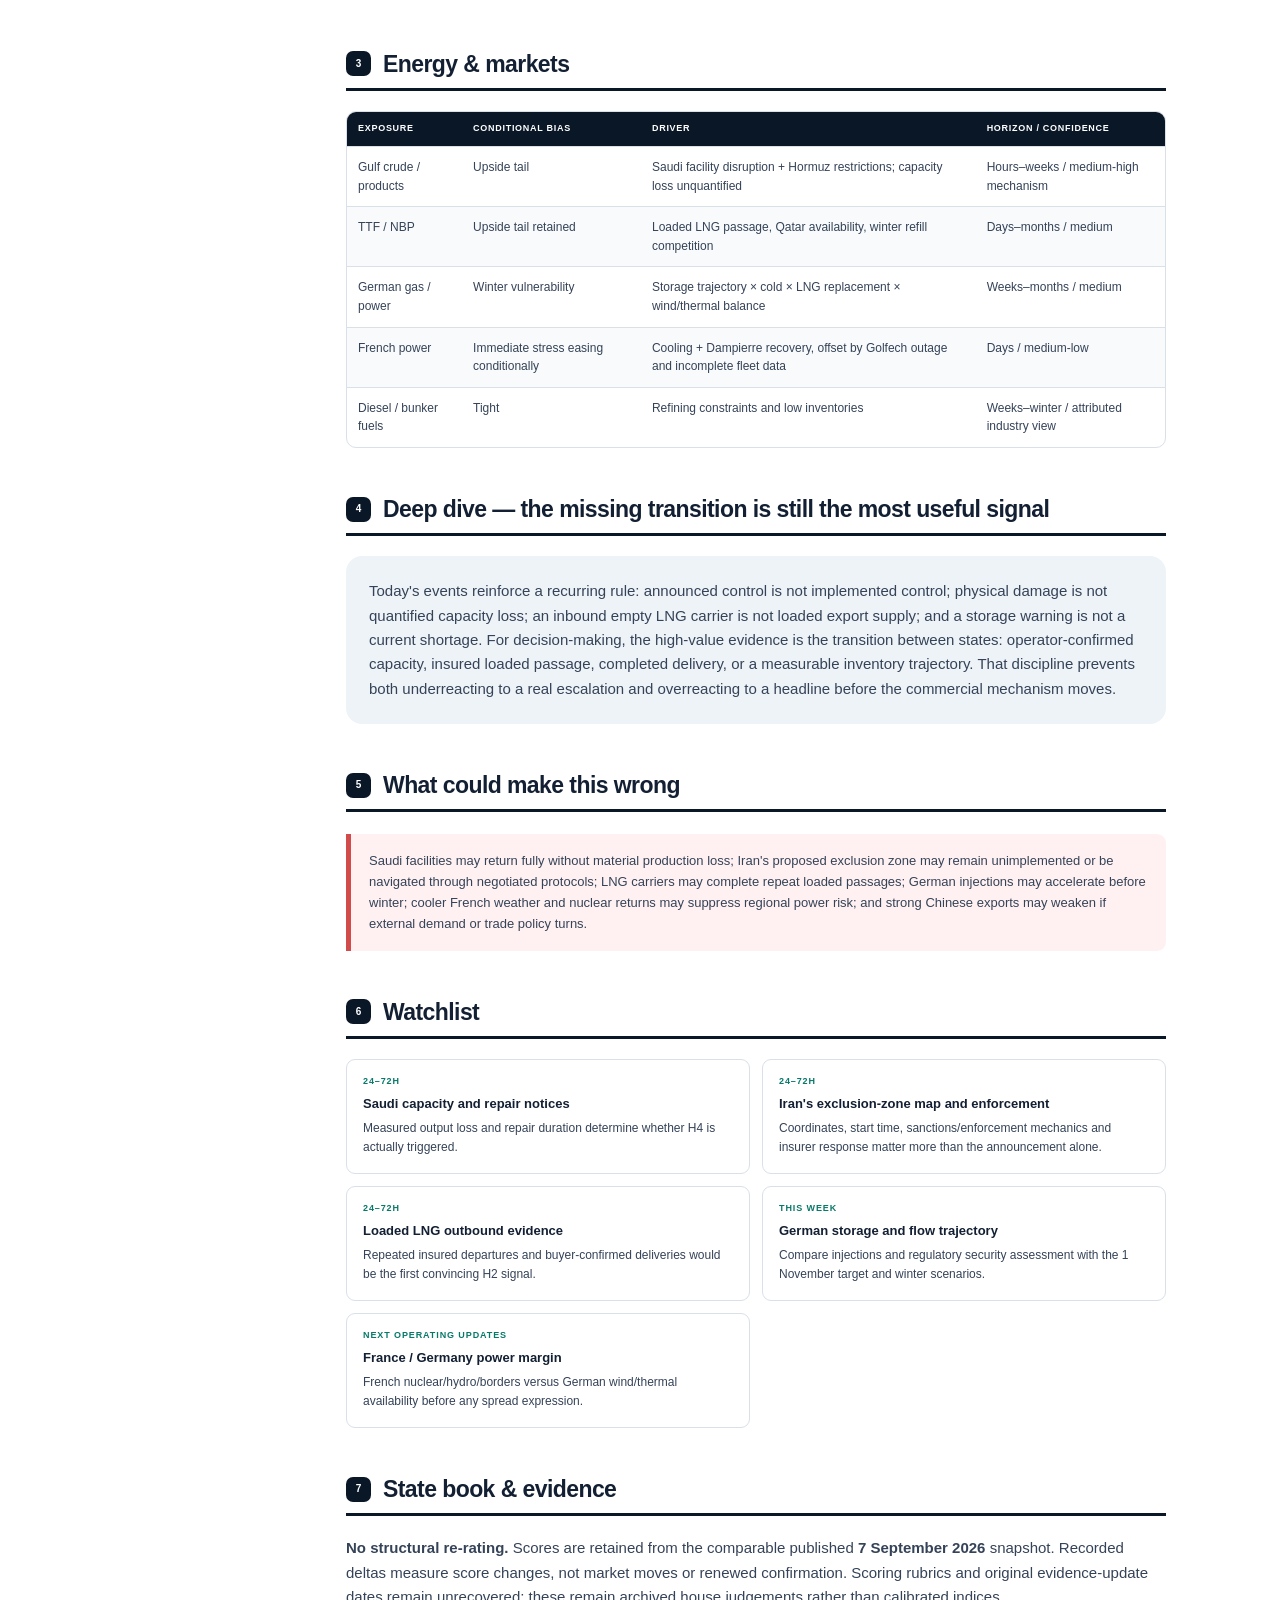
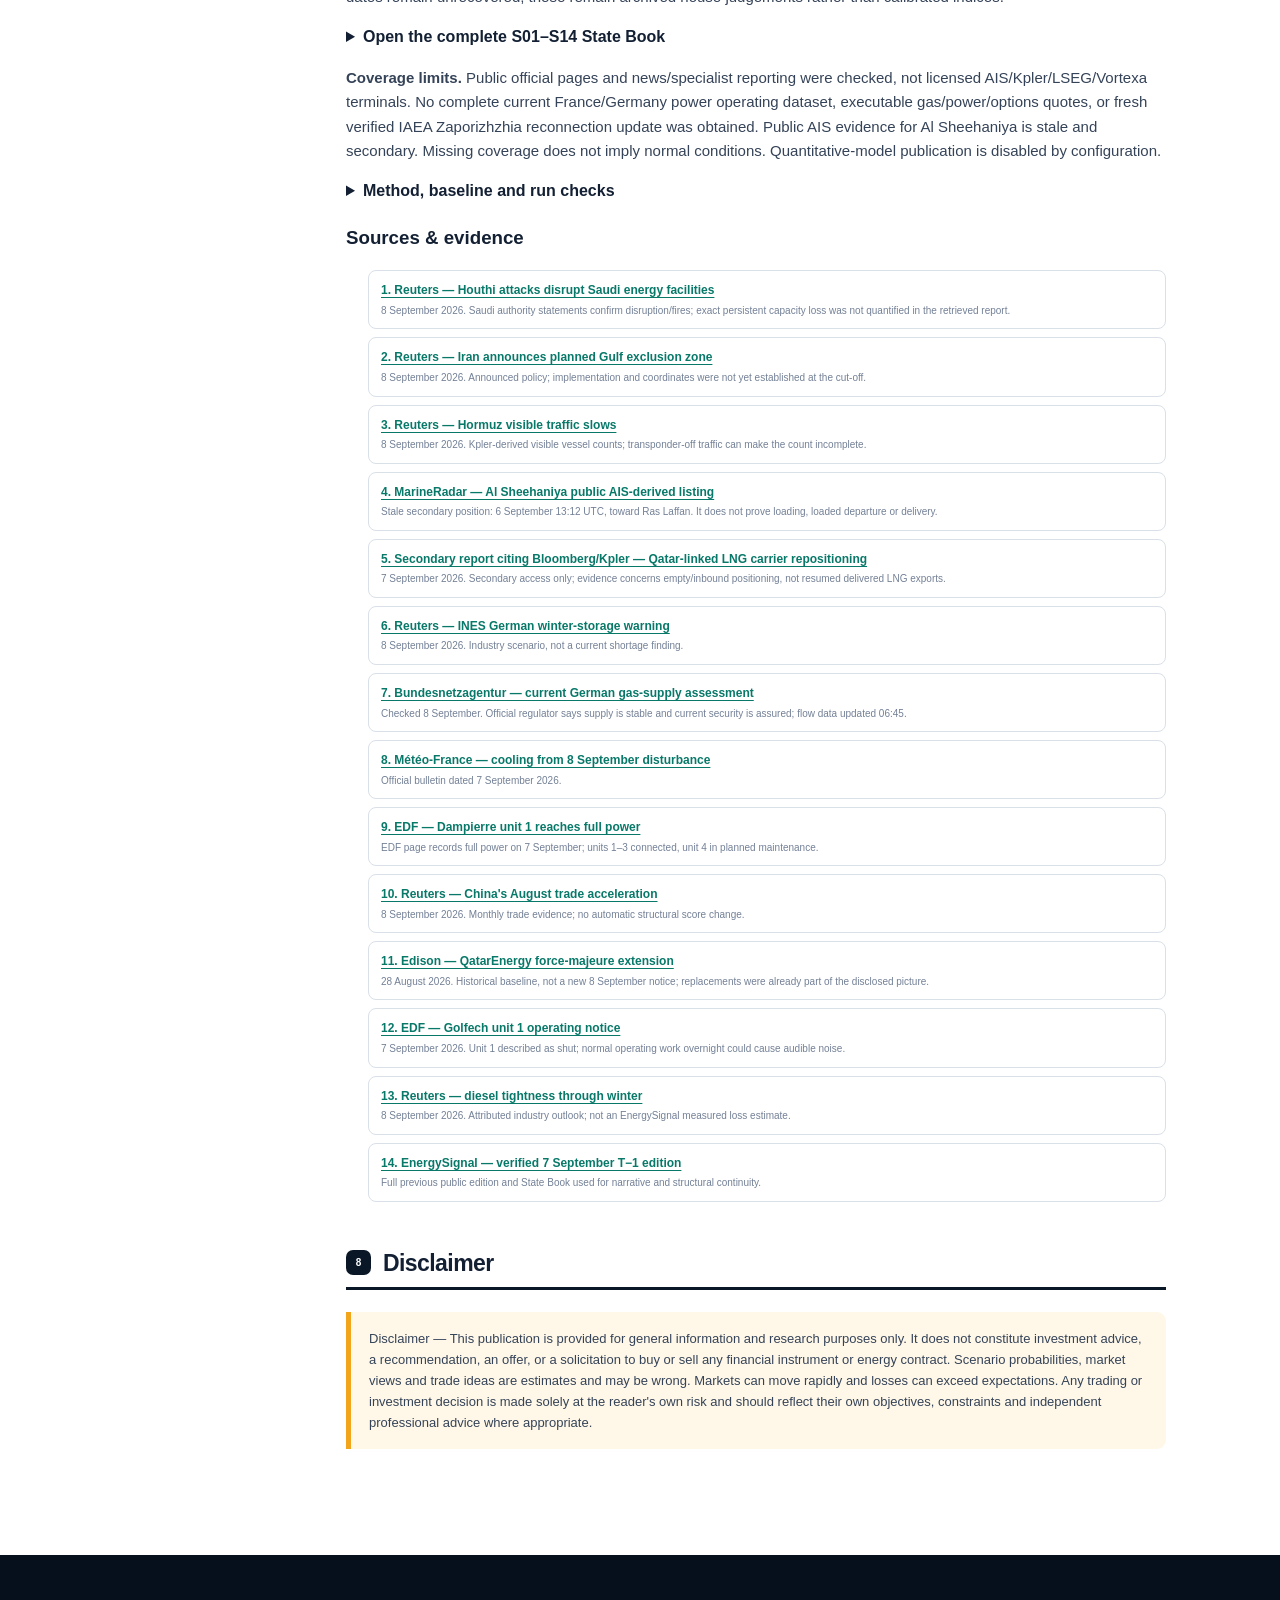
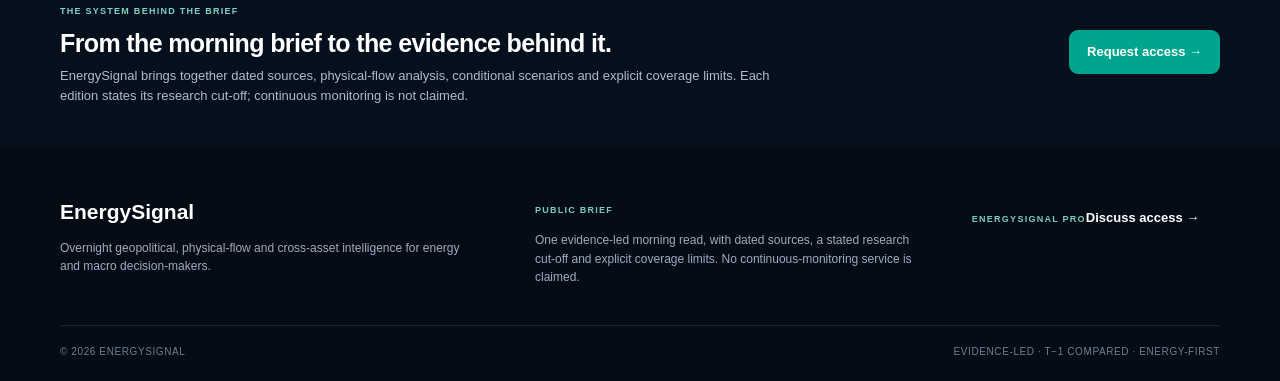
<file: geopolitical-markets-intelligence-2026-09-08/index.html>
<!doctype html><html lang="en"><head><meta charset="utf-8"><meta name="viewport" content="width=device-width,initial-scale=1"><title>GEOPOLITICAL & MARKETS INTELLIGENCE — 8 September 2026</title><link rel="stylesheet" href="../assets/style.css"></head><body class="es-body"><header class="site-header"><div class="site-shell header-inner"><a class="brand" href="../" aria-label="EnergySignal home"><span class="brand-mark" aria-hidden="true">ES</span><span class="brand-copy"><strong>EnergySignal</strong><small>Geopolitical &amp; markets intelligence</small></span></a><nav class="primary-nav" aria-label="Primary navigation"><a href="../">Latest brief</a><a href="../category/geopolitical-markets-intelligence/">Archive</a><a href="../#method">Method</a><a class="nav-cta" href="mailto:loic@baconnier.com?subject=EnergySignal%20access">Request access</a></nav></div></header><main><article class="brief-page"><header class="brief-hero"><div class="site-shell brief-hero-inner"><div class="brief-meta-row"><span class="status-pill"><i aria-hidden="true"></i> Morning intelligence</span><span>8 SEPTEMBER 2026</span><span>10 min full read</span></div><h1>GEOPOLITICAL &amp; MARKETS INTELLIGENCE — 8 September 2026</h1><p class="brief-standfirst">Saudi energy-site disruption and Iran's planned Gulf exclusion zone broaden regional risk, while German winter gas vulnerability rises without a current shortage.</p><nav class="zoom-nav" aria-label="Reading levels"><a href="#overnight-take"><b>30 SEC</b><span>Overnight take</span></a><a href="#model-change"><b>3 MIN</b><span>Decision brief</span></a><a href="#deep-dive"><b>10 MIN</b><span>Deep dive</span></a><a href="#evidence"><b>EVIDENCE</b><span>State book &amp; sources</span></a></nav></div></header><section class="brief-reading-area"><div class="site-shell reading-grid"><aside class="reading-rail" aria-label="Brief navigation"><div class="rail-card"><span>READING MODE</span><strong>Progressive disclosure</strong><p>Stop after the verdict, or keep scrolling into mechanisms and evidence.</p></div><nav class="rail-links"><a href="#overnight-take">Overnight take</a><a href="#model-change">Model changes</a><a href="#analysis">Analysis</a><a href="#energy-markets">Energy &amp; markets</a><a href="#evidence">Evidence</a></nav><div class="rail-focus"><span>CORE FOCUS</span><p>Oil · refined products · LNG · power · grids · freight · FX · rates</p></div></aside><div class="brief-content"><section id="overnight-take" class="brief-verdict"><div class="brief-label">8 September 2026 · Research cut-off: 09:18 CEST · Compared with the verified 7 September edition</div><h2>Regional infrastructure risk is broadening, but commercial energy access remains the binding test.</h2><div class="verdict-grid"><article id="event-gulf-escalation" class="verdict-card"><span class="event-num">01 · GULF · CONFIRMED / ANNOUNCED</span><h3>Saudi energy sites were disrupted while Iran announced a new maritime-control step.</h3><p><b>WHAT</b> Saudi authorities said Houthi attacks disrupted operations and caused fires at several energy facilities. Separately, Iran said it plans a new Gulf maritime exclusion zone and a shipping corridor co-managed with Oman; coordinates and implementation were not yet established at the cut-off. <a href="#source-E01">[1]</a> <a href="#source-E02">[2]</a></p><p class="impact-line"><b>MARKET IMPACT</b> Higher tail risk for Gulf crude/products, freight and insurance over hours to weeks. The event raises the importance of fixed-asset damage, but no material capacity-loss figure has been verified.</p></article><article id="event-germany-gas" class="verdict-card"><span class="event-num">02 · GERMANY · WINTER GAS</span><h3>Low storage raises winter vulnerability without proving a current shortage.</h3><p><b>WHAT</b> INES says German storage may reach only 77% by 1 November and could be insufficient in a harsh winter. The Bundesnetzagentur simultaneously says current gas supply is stable and the risk of a tense supply situation remains low. <a href="#source-E06">[6]</a> <a href="#source-E07">[7]</a></p><p class="impact-line"><b>MARKET IMPACT</b> The near-term signal is refill-cost and winter optionality risk, not present physical scarcity. German gas and gas-sensitive power remain more exposed to cold and LNG competition over weeks to months.</p></article><article id="event-china-trade" class="verdict-card"><span class="event-num">03 · CHINA · TRADE / INDUSTRY</span><h3>Exports accelerated, led by high-tech and AI-related demand.</h3><p><b>WHAT</b> Reuters reports August exports up 25% year on year and imports up 28.2%, with high-tech exports up 42.9% and the monthly trade surplus at $119.09 billion. <a href="#source-E10">[10]</a></p><p class="impact-line"><b>MARKET IMPACT</b> This supports China's external industrial resilience and global goods supply, but one monthly release does not establish a structural score change or stronger domestic demand.</p></article></div></section><section id="model-change" class="brief-section"><header class="brief-section-header"><span>1</span><h2>What changes our model</h2></header><div class="model-change-grid"><article class="model-change-card"><strong class="change-title">Gulf risk: shipping coercion → broader infrastructure exposure.</strong><p><b>Old state:</b> tanker attacks and restricted passage dominated the incremental risk. <b>New evidence:</b> Saudi energy facilities experienced disruption and fires, while Iran announced another maritime-control mechanism. <b>Implication:</b> H4 is closer to its trigger, but no persistent capacity loss has been quantified, so the probability distribution is retained.</p></article><article class="model-change-card"><strong class="change-title">LNG normalisation: the signal is explicitly two-way.</strong><p>A public AIS-derived listing places Al Sheehaniya inside Hormuz on 6 September heading toward Ras Laffan after the earlier reported reversal. Separate secondary reporting says empty Qatar-linked LNG carriers are repositioning toward the Gulf. This is evidence of an attempted inbound sequence, not proof of loading, loaded outbound transit or delivery. <a href="#source-E04">[4]</a> <a href="#source-E05">[5]</a></p></article><article class="model-change-card"><strong class="change-title">Europe: current security and winter vulnerability stay separate.</strong><p>Germany's regulator says supply is currently secure, while the storage industry flags harsh-winter risk. In France, Dampierre unit 1 reached full power on 7 September and today's weather brings broad cooling from the west; Golfech unit 1 remains shut. This lowers one immediate French stress channel without creating a clean FR–DE trade. <a href="#source-E08">[8]</a> <a href="#source-E09">[9]</a> <a href="#source-E12">[12]</a></p></article></div></section><section id="analysis" class="brief-section"><header class="brief-section-header"><span>2</span><h2>Today's analysis</h2></header><article class="dossier" id="hormuz-scenario-map"><span class="dossier-kicker">HORMUZ SCENARIO MAP &amp; EUROPEAN ENERGY TRADES</span><h3>The new Saudi strikes matter; the decisive next evidence is measured capacity and commercially usable passage.</h3><p><b>CONFIRMED / ATTRIBUTED.</b> Saudi authorities reported operational disruption and fires at energy facilities after Houthi attacks. Iran's planned exclusion zone is an announced policy, not an implemented operating map. Reuters/Kpler data show only seven commodity vessels crossed Hormuz on Monday versus eight Sunday, while some transponders may be off. That is evidence of very weak visible traffic, not a complete measure of total flows. <a href="#source-E01">[1]</a> <a href="#source-E03">[3]</a></p><p><b>LNG SEQUENCE.</b> The earlier Al Sheehaniya turnback remains unresolved as an original event, but a stale public AIS record later showed the vessel underway toward Ras Laffan. The correct state is therefore <em>reported reversal → later inbound indication → loading/outbound/delivery unverified</em>. Edison has not published a newer force-majeure update than 28 August in the material recovered for this run; that older notice already included replacements, so gross affected cargoes are not net European loss. <a href="#source-E04">[4]</a> <a href="#source-E11">[11]</a></p><div class="table-wrap scenario-table"><table><thead><tr><th>Scenario · next four weeks</th><th>Probability</th><th>Recorded Δ vs 7 Sep</th></tr></thead><tbody><tr><td>H1 · Managed opaque/coercive corridor</td><td>50%</td><td>0 pp</td></tr><tr><td>H2 · Partial commercial normalisation</td><td>10%</td><td>0 pp</td></tr><tr><td>H3 · Acute shipping interruption</td><td>30%</td><td>0 pp</td></tr><tr><td>H4 · Material fixed-infrastructure escalation</td><td>10%</td><td>0 pp</td></tr></tbody></table></div><p class="state-note">Retained judgemental house probabilities, not market-implied odds. H4 dominates H3 if verified persistent operating capacity is lost; H2 requires repeated insured loaded passages and buyer/operator improvement. Announcements, isolated inbound movements and unquantified facility disruption do not justify a ten-point change.</p><details class="scenario-detail"><summary><strong>Scenario triggers, invalidation and transmission</strong></summary><h4>H1 — Managed corridor</h4><p><b>24h:</b> selective passage persists despite restrictions. <b>72h:</b> no broad owner/insurer exit and no material fixed-asset outage. <b>1–4 weeks:</b> workarounds remain commercially usable. <b>Next observable:</b> named insurer/carrier terms and actual loaded voyages.</p><h4>H2 — Partial normalisation</h4><p><b>24h:</b> credible operational clearance. <b>72h:</b> repeated insured loaded LNG and oil passages. <b>1–4 weeks:</b> buyer schedules and deliveries improve. <b>Invalidation:</b> new vessel attacks, sanctions on unauthorized passage or broad suspension.</p><h4>H3 — Acute interruption</h4><p><b>24h:</b> broad carrier/insurer withdrawal or repeated commercial incidents. <b>72h:</b> sustained reduction in usable passage. <b>1–4 weeks:</b> transport impairment persists without dominant fixed-capacity loss. <b>Invalidation:</b> repeat safe loaded voyages and insurer re-entry.</p><h4>H4 — Infrastructure escalation</h4><p><b>24h:</b> operator confirms damage to export, refining, LNG or power assets. <b>72h:</b> measured capacity loss and repair duration emerge. <b>1–4 weeks:</b> repair extends beyond days. <b>Invalidation:</b> facilities remain operational or damage proves immaterial.</p></details><p><b>Conditional research only:</b> an <b>October 2026 TTF call spread</b> becomes worth evaluating only after independently evidenced broad owner/insurer withdrawal <em>and</em> fresh LNG-specific loading or outbound deterioration. Invalidate on repeated insured loaded LNG passages plus buyer/operator improvement. Horizon: 1–10 trading days. No executable strikes, option premium or attractive valuation were validated. <b>No active entry, no TTF–NBP basis trade and no FR–DE spread call.</b></p></article><article class="dossier" id="europe-gas-power"><span class="dossier-kicker">EUROPE · GAS / POWER</span><h3>Germany's winter problem is optionality; France's immediate heat stress is easing unevenly.</h3><p><b>GERMANY.</b> INES says storage could reach only 77% by 1 November, below the general 80% regulatory target, and could prove insufficient under a harsh winter. Counter-evidence is important: the Bundesnetzagentur says supply is stable, current security is assured and the risk of a tense situation remains low; its gas-flow data were updated 8 September at 06:45. <a href="#source-E06">[6]</a> <a href="#source-E07">[7]</a></p><p><b>FRANCE.</b> Météo-France forecasts a marked cooling behind Tuesday's active western disturbance. EDF says Dampierre 1 reached full power on 7 September, with units 1–3 connected; Golfech 1 was still shut overnight. These facts reduce heat/load and one availability risk, but no complete live French fleet, hydro or interconnector snapshot was validated. <a href="#source-E08">[8]</a> <a href="#source-E09">[9]</a> <a href="#source-E12">[12]</a></p><p><b>POWER TRANSMISSION.</b> Germany remains more sensitive to gas, wind and thermal availability at the margin; France remains sensitive to nuclear/hydro, demand shape and borders. Without same-delivery forward quotes and complete operating data, a directional DE-minus-FR position is not defensible.</p></article><article class="dossier" id="china-products"><span class="dossier-kicker">CHINA / REFINING · TWO DISTINCT RESILIENCE TESTS</span><h3>Strong Chinese exports and tight diesel both matter, but through different mechanisms.</h3><p><b>CHINA.</b> August exports rose 25% year on year and imports 28.2%, while Reuters reports a 42.9% increase in high-tech exports. This supports external industrial throughput and is relevant to S06/S08, but weak domestic demand remains counter-evidence. One monthly release does not justify a structural re-rating. <a href="#source-E10">[10]</a></p><p><b>DIESEL.</b> Industry executives cited by Reuters expect diesel supply to remain tight through winter because refining constraints and low inventories persist. This is an attributed industry outlook, not an EnergySignal-measured 4 million b/d loss. Product tightness can therefore remain an inflation and logistics channel even if crude finds alternative routes. <a href="#source-E13">[13]</a></p></article></section><section id="energy-markets" class="brief-section"><header class="brief-section-header"><span>3</span><h2>Energy &amp; markets</h2></header><div class="table-wrap"><table><thead><tr><th>Exposure</th><th>Conditional bias</th><th>Driver</th><th>Horizon / confidence</th></tr></thead><tbody><tr><td>Gulf crude / products</td><td>Upside tail</td><td>Saudi facility disruption + Hormuz restrictions; capacity loss unquantified</td><td>Hours–weeks / medium-high mechanism</td></tr><tr><td>TTF / NBP</td><td>Upside tail retained</td><td>Loaded LNG passage, Qatar availability, winter refill competition</td><td>Days–months / medium</td></tr><tr><td>German gas / power</td><td>Winter vulnerability</td><td>Storage trajectory × cold × LNG replacement × wind/thermal balance</td><td>Weeks–months / medium</td></tr><tr><td>French power</td><td>Immediate stress easing conditionally</td><td>Cooling + Dampierre recovery, offset by Golfech outage and incomplete fleet data</td><td>Days / medium-low</td></tr><tr><td>Diesel / bunker fuels</td><td>Tight</td><td>Refining constraints and low inventories</td><td>Weeks–winter / attributed industry view</td></tr></tbody></table></div></section><section id="deep-dive" class="brief-section"><header class="brief-section-header"><span>4</span><h2>Deep dive — the missing transition is still the most useful signal</h2></header><div class="deep-dive"><p>Today's events reinforce a recurring rule: announced control is not implemented control; physical damage is not quantified capacity loss; an inbound empty LNG carrier is not loaded export supply; and a storage warning is not a current shortage. For decision-making, the high-value evidence is the transition between states: operator-confirmed capacity, insured loaded passage, completed delivery, or a measurable inventory trajectory. That discipline prevents both underreacting to a real escalation and overreacting to a headline before the commercial mechanism moves.</p></div></section><section id="red-team" class="brief-section"><header class="brief-section-header"><span>5</span><h2>What could make this wrong</h2></header><div class="brief-callout counter"><p>Saudi facilities may return fully without material production loss; Iran's proposed exclusion zone may remain unimplemented or be navigated through negotiated protocols; LNG carriers may complete repeat loaded passages; German injections may accelerate before winter; cooler French weather and nuclear returns may suppress regional power risk; and strong Chinese exports may weaken if external demand or trade policy turns.</p></div></section><section id="watchlist" class="brief-section"><header class="brief-section-header"><span>6</span><h2>Watchlist</h2></header><div class="watch-grid"><article class="watch-card"><span>24–72H</span><strong>Saudi capacity and repair notices</strong><p>Measured output loss and repair duration determine whether H4 is actually triggered.</p></article><article class="watch-card"><span>24–72H</span><strong>Iran's exclusion-zone map and enforcement</strong><p>Coordinates, start time, sanctions/enforcement mechanics and insurer response matter more than the announcement alone.</p></article><article class="watch-card"><span>24–72H</span><strong>Loaded LNG outbound evidence</strong><p>Repeated insured departures and buyer-confirmed deliveries would be the first convincing H2 signal.</p></article><article class="watch-card"><span>THIS WEEK</span><strong>German storage and flow trajectory</strong><p>Compare injections and regulatory security assessment with the 1 November target and winter scenarios.</p></article><article class="watch-card"><span>NEXT OPERATING UPDATES</span><strong>France / Germany power margin</strong><p>French nuclear/hydro/borders versus German wind/thermal availability before any spread expression.</p></article></div></section><section id="evidence" class="brief-section"><header class="brief-section-header"><span>7</span><h2>State book &amp; evidence</h2></header><p class="state-note"><b>No structural re-rating.</b> Scores are retained from the comparable published <b>7 September 2026</b> snapshot. Recorded deltas measure score changes, not market moves or renewed confirmation. Scoring rubrics and original evidence-update dates remain unrecovered; these remain archived house judgements rather than calibrated indices.</p><details class="state-method-note"><summary><strong>Open the complete S01–S14 State Book</strong></summary><div class="table-wrap state-table"><table><thead><tr><th>ID · Structural indicator</th><th>Score / 100</th><th>Recorded Δ vs 7 Sep</th></tr></thead><tbody><tr><td>S01 · Trade de-dollarisation</td><td>60</td><td>0</td></tr><tr><td>S02 · USD invoicing substitution</td><td>40</td><td>0</td></tr><tr><td>S03 · China sanctions resilience</td><td>70</td><td>0</td></tr><tr><td>S04 · Erosion of US exorbitant privilege</td><td>50</td><td>0</td></tr><tr><td>S05 · Alternative Chinese safe asset</td><td>30</td><td>0</td></tr><tr><td>S06 · Technology / open-source autonomy</td><td>70</td><td>0</td></tr><tr><td>S07 · Robotics / demographic substitution</td><td>50</td><td>0</td></tr><tr><td>S08 · Net strategic industrial capacity</td><td>80</td><td>0</td></tr><tr><td>S09 · Western bloc cohesion</td><td>60</td><td>0</td></tr><tr><td>S10 · European strategic autonomy</td><td>60</td><td>0</td></tr><tr><td>S11 · South America / China ecosystem integration</td><td>50</td><td>0</td></tr><tr><td>S12 · Asia / ASEAN / Gulf integration with Chinese rails</td><td>60</td><td>0</td></tr><tr><td>S13 · Dollar / stablecoin counter-offensive</td><td>70</td><td>0</td></tr><tr><td>S14 · China physical / logistical resilience</td><td>70</td><td>0</td></tr></tbody></table></div></details><p class="state-note"><b>Coverage limits.</b> Public official pages and news/specialist reporting were checked, not licensed AIS/Kpler/LSEG/Vortexa terminals. No complete current France/Germany power operating dataset, executable gas/power/options quotes, or fresh verified IAEA Zaporizhzhia reconnection update was obtained. Public AIS evidence for Al Sheehaniya is stale and secondary. Missing coverage does not imply normal conditions. Quantitative-model publication is disabled by configuration.</p><details class="state-method-note"><summary><strong>Method, baseline and run checks</strong></summary><p>Instruction version <b>1.3.0</b>; all nine manifest-required instruction files were retrieved completely and in order at <code>7d009cab0b0ab8a0dd6d2cc9408983c4fb131351</code>. Narrative and structural T−1: verified 7 September edition, post 53, research cut-off 06:28 CEST. No same-date post or sent teaser was found before writing. Scenario arithmetic, state continuity, source status and pre-publication site-shell checks were performed. No repository code was executed, no durable ledger is claimed, and no trading action was taken.</p></details><h3>Sources &amp; evidence</h3><ul class="source-list"><li id="source-E01"><a href="https://www.reuters.com/world/middle-east/saudi-led-coalition-yemen-says-73-injured-houthi-attacks-kingdom-2026-09-08/">1. Reuters — Houthi attacks disrupt Saudi energy facilities</a><small>8 September 2026. Saudi authority statements confirm disruption/fires; exact persistent capacity loss was not quantified in the retrieved report.</small></li><li id="source-E02"><a href="https://www.reuters.com/world/middle-east/iran-says-it-plans-new-gulf-exclusion-zone-threatens-us-with-new-missiles-2026-09-08/">2. Reuters — Iran announces planned Gulf exclusion zone</a><small>8 September 2026. Announced policy; implementation and coordinates were not yet established at the cut-off.</small></li><li id="source-E03"><a href="https://www.reuters.com/world/middle-east/hormuz-traffic-slows-after-iran-threatens-retaliation-us-attacks-2026-09-08/">3. Reuters — Hormuz visible traffic slows</a><small>8 September 2026. Kpler-derived visible vessel counts; transponder-off traffic can make the count incomplete.</small></li><li id="source-E04"><a href="https://www.marineradar.com/vessel/mmsi-538003364/al-sheehaniya">4. MarineRadar — Al Sheehaniya public AIS-derived listing</a><small>Stale secondary position: 6 September 13:12 UTC, toward Ras Laffan. It does not prove loading, loaded departure or delivery.</small></li><li id="source-E05"><a href="https://finance.yahoo.com/energy/articles/qatar-moves-six-lng-tankers-083000139.html">5. Secondary report citing Bloomberg/Kpler — Qatar-linked LNG carrier repositioning</a><small>7 September 2026. Secondary access only; evidence concerns empty/inbound positioning, not resumed delivered LNG exports.</small></li><li id="source-E06"><a href="https://www.reuters.com/business/energy/germany-risks-potential-winter-gas-shortage-due-low-storage-levels-lobby-group-2026-09-08/">6. Reuters — INES German winter-storage warning</a><small>8 September 2026. Industry scenario, not a current shortage finding.</small></li><li id="source-E07"><a href="https://www.bundesnetzagentur.de/DE/Gasversorgung/aktuelle_gasversorgung/artikel.html">7. Bundesnetzagentur — current German gas-supply assessment</a><small>Checked 8 September. Official regulator says supply is stable and current security is assured; flow data updated 06:45.</small></li><li id="source-E08"><a href="https://meteofrance.com/actualites/meteo-retour-progressif-a-des-temperatures-de-saison-cette-semaine">8. Météo-France — cooling from 8 September disturbance</a><small>Official bulletin dated 7 September 2026.</small></li><li id="source-E09"><a href="https://www.edf.fr/la-centrale-nucleaire-de-dampierre-en-burly/les-actualites-de-la-centrale-nucleaire-de-dampierre/actualites-de-l-unite-de-production-ndeg1-de-la-centrale-nucleaire-de-dampierre-en-burly">9. EDF — Dampierre unit 1 reaches full power</a><small>EDF page records full power on 7 September; units 1–3 connected, unit 4 in planned maintenance.</small></li><li id="source-E10"><a href="https://www.reuters.com/world/asia-pacific/chinas-exports-up-25-yy-august-imports-surge-282-2026-09-08/">10. Reuters — China's August trade acceleration</a><small>8 September 2026. Monthly trade evidence; no automatic structural score change.</small></li><li id="source-E11"><a href="https://www.edison.it/en/edison-qatarenergy-extends-force-majeure-additional-5-lng-cargoes">11. Edison — QatarEnergy force-majeure extension</a><small>28 August 2026. Historical baseline, not a new 8 September notice; replacements were already part of the disclosed picture.</small></li><li id="source-E12"><a href="https://www.edf.fr/la-centrale-nucleaire-de-golfech/les-actualites-de-la-centrale-nucleaire-de-golfech/bruits-audibles-a-l-exterieur-de-la-centrale-4">12. EDF — Golfech unit 1 operating notice</a><small>7 September 2026. Unit 1 described as shut; normal operating work overnight could cause audible noise.</small></li><li id="source-E13"><a href="https://www.reuters.com/business/energy/global-diesel-supply-stay-tight-through-winter-industry-execs-say-2026-09-08/">13. Reuters — diesel tightness through winter</a><small>8 September 2026. Attributed industry outlook; not an EnergySignal measured loss estimate.</small></li><li id="source-E14"><a href="../geopolitical-markets-intelligence-2026-09-07/">14. EnergySignal — verified 7 September T−1 edition</a><small>Full previous public edition and State Book used for narrative and structural continuity.</small></li></ul></section><section id="disclaimer" class="brief-section"><header class="brief-section-header"><span>8</span><h2>Disclaimer</h2></header><div class="brief-callout"><p>Disclaimer — This publication is provided for general information and research purposes only. It does not constitute investment advice, a recommendation, an offer, or a solicitation to buy or sell any financial instrument or energy contract. Scenario probabilities, market views and trade ideas are estimates and may be wrong. Markets can move rapidly and losses can exceed expectations. Any trading or investment decision is made solely at the reader's own risk and should reflect their own objectives, constraints and independent professional advice where appropriate.</p></div></section></div></div></section><section class="product-cta"><div class="site-shell product-cta-inner"><div><span>THE SYSTEM BEHIND THE BRIEF</span><h2>From the morning brief to the evidence behind it.</h2><p>EnergySignal brings together dated sources, physical-flow analysis, conditional scenarios and explicit coverage limits. Each edition states its research cut-off; continuous monitoring is not claimed.</p></div><a href="mailto:loic@baconnier.com?subject=EnergySignal%20Pro">Request access →</a></div></section></article></main><footer class="site-footer"><div class="site-shell footer-grid"><div><a class="footer-brand" href="../">EnergySignal</a><p>Overnight geopolitical, physical-flow and cross-asset intelligence for energy and macro decision-makers.</p></div><div><span class="footer-label">PUBLIC BRIEF</span><p>One evidence-led morning read, with dated sources, a stated research cut-off and explicit coverage limits. No continuous-monitoring service is claimed.</p></div><div class="footer-contact"><span class="footer-label">ENERGYSIGNAL PRO</span><a href="mailto:loic@baconnier.com?subject=EnergySignal%20access">Discuss access →</a></div></div><div class="site-shell footer-bottom"><span>© 2026 EnergySignal</span><span>Evidence-led · T−1 compared · Energy-first</span></div></footer></body></html>
</file>
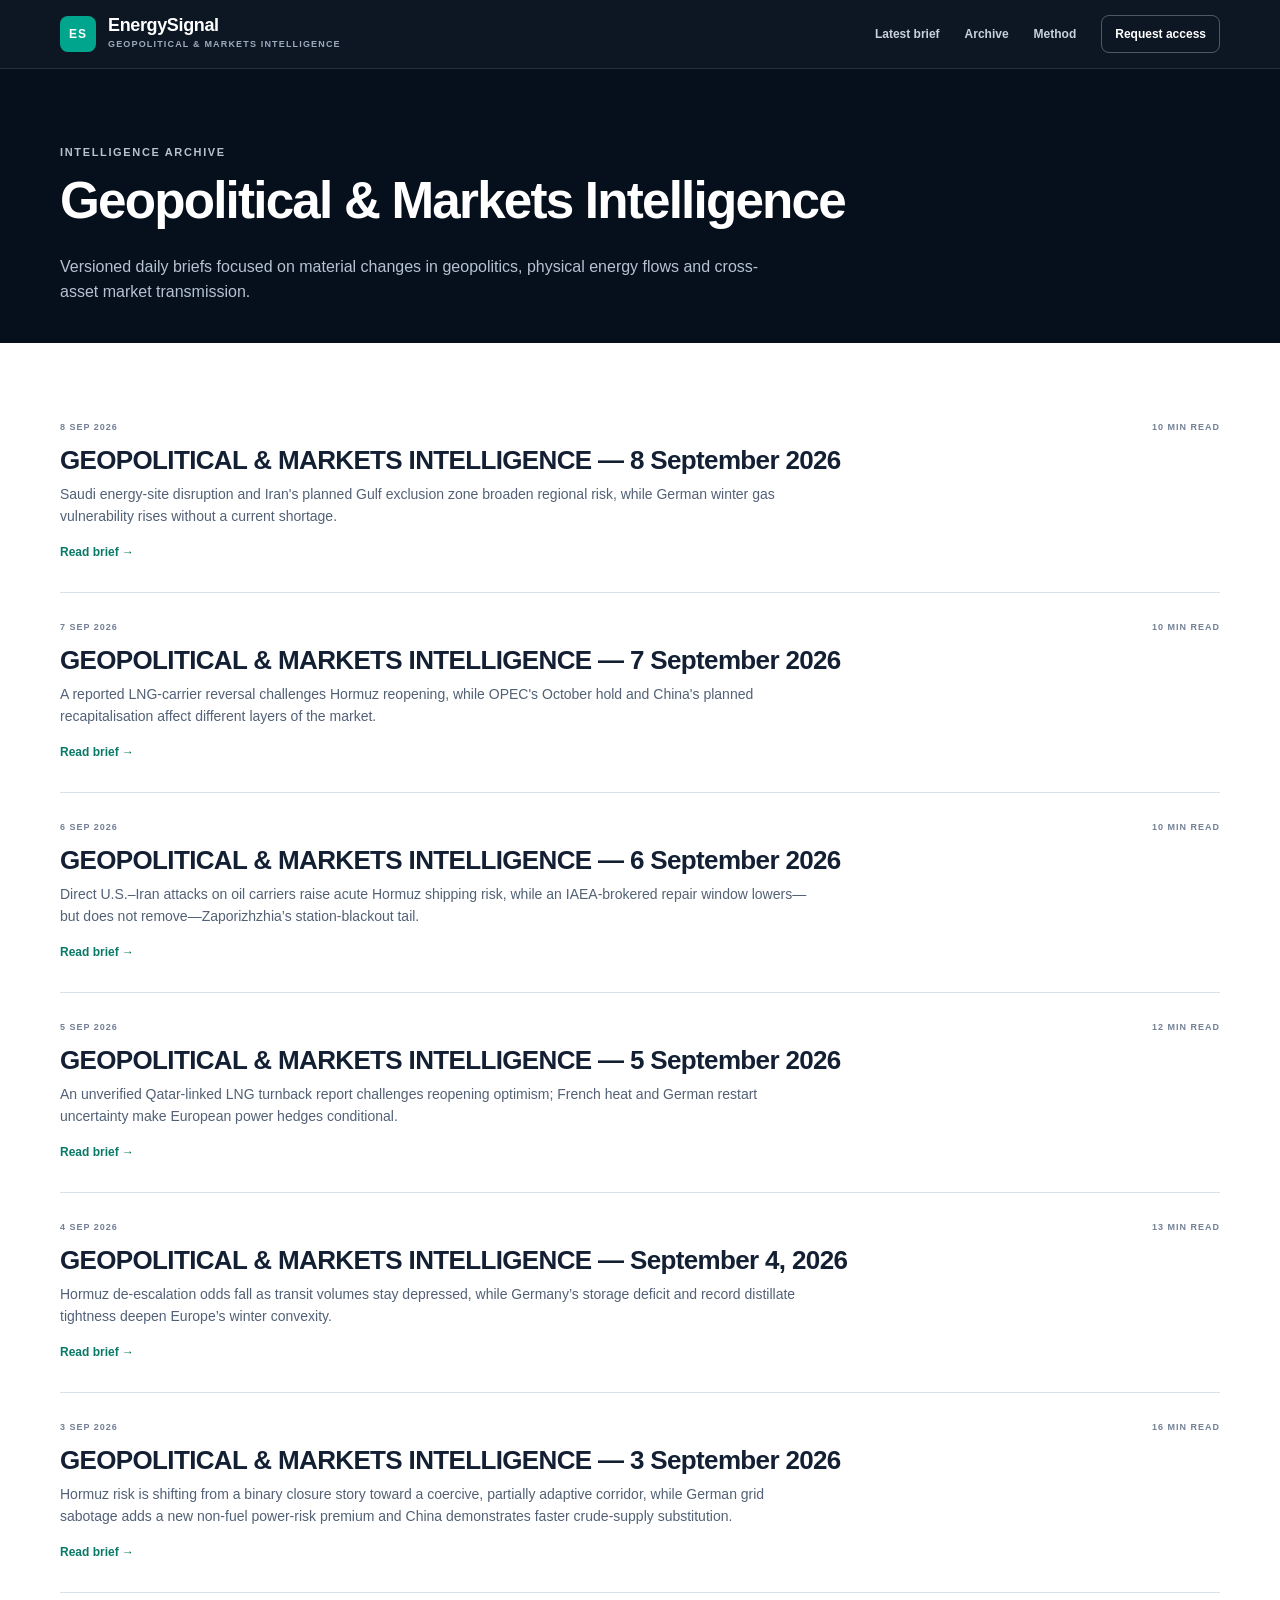
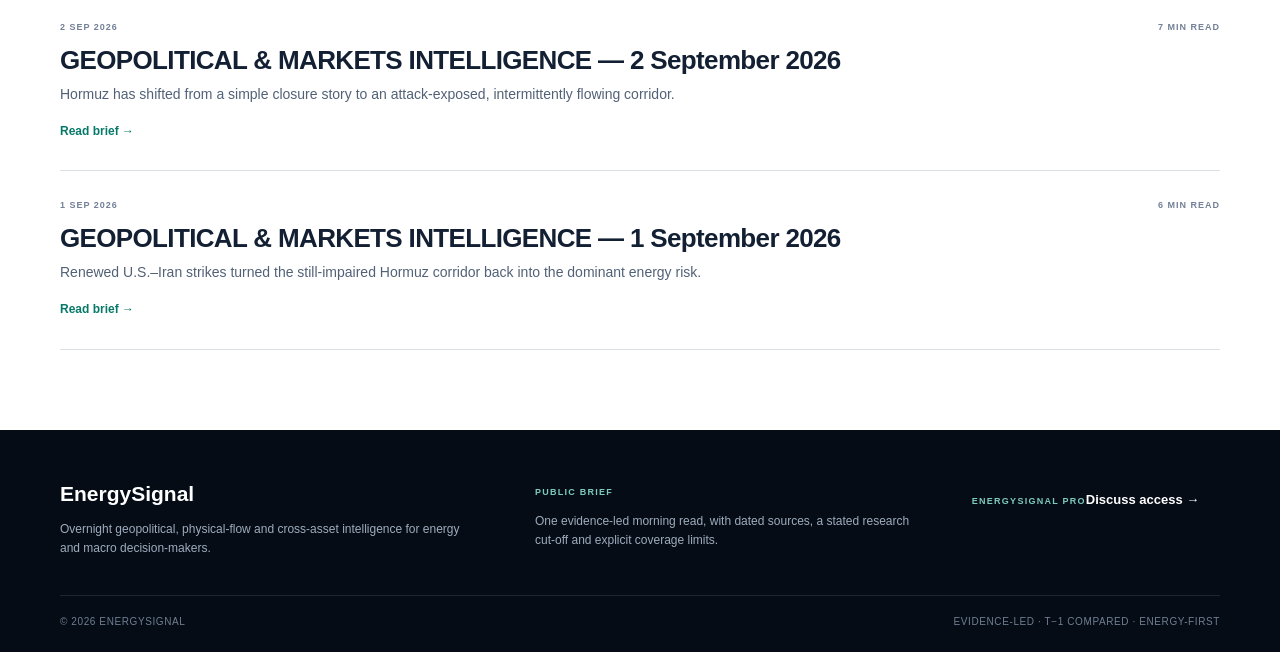
<file: category/geopolitical-markets-intelligence/index.html>
<!doctype html><html lang="en"><head><meta charset="utf-8"><meta name="viewport" content="width=device-width,initial-scale=1"><title>Geopolitical & Markets Intelligence Archive — EnergySignal</title><link rel="stylesheet" href="../../assets/style.css"></head><body class="es-body"><header class="site-header"><div class="site-shell header-inner"><a class="brand" href="../../" aria-label="EnergySignal home"><span class="brand-mark" aria-hidden="true">ES</span><span class="brand-copy"><strong>EnergySignal</strong><small>Geopolitical &amp; markets intelligence</small></span></a><nav class="primary-nav" aria-label="Primary navigation"><a href="../../">Latest brief</a><a href="./">Archive</a><a href="../../#method">Method</a><a class="nav-cta" href="mailto:loic@baconnier.com?subject=EnergySignal%20access">Request access</a></nav></div></header><main class="archive-page"><header class="archive-hero"><div class="site-shell archive-hero-inner"><p class="section-kicker">INTELLIGENCE ARCHIVE</p><h1>Geopolitical &amp; Markets Intelligence</h1><p>Versioned daily briefs focused on material changes in geopolitics, physical energy flows and cross-asset market transmission.</p></div></header><section class="archive-list-section"><div class="site-shell archive-list"><article class="archive-card"><div class="archive-card-meta"><span>8 SEP 2026</span><span>10 min read</span></div><h2><a href="../../geopolitical-markets-intelligence-2026-09-08/">GEOPOLITICAL &amp; MARKETS INTELLIGENCE — 8 September 2026</a></h2><p>Saudi energy-site disruption and Iran's planned Gulf exclusion zone broaden regional risk, while German winter gas vulnerability rises without a current shortage.</p><a class="text-link" href="../../geopolitical-markets-intelligence-2026-09-08/">Read brief →</a></article><article class="archive-card"><div class="archive-card-meta"><span>7 SEP 2026</span><span>10 min read</span></div><h2><a href="../../geopolitical-markets-intelligence-2026-09-07/">GEOPOLITICAL &amp; MARKETS INTELLIGENCE — 7 September 2026</a></h2><p>A reported LNG-carrier reversal challenges Hormuz reopening, while OPEC's October hold and China's planned recapitalisation affect different layers of the market.</p><a class="text-link" href="../../geopolitical-markets-intelligence-2026-09-07/">Read brief →</a></article><article class="archive-card"><div class="archive-card-meta"><span>6 SEP 2026</span><span>10 min read</span></div><h2><a href="../../geopolitical-markets-intelligence-2026-09-06/">GEOPOLITICAL &amp; MARKETS INTELLIGENCE — 6 September 2026</a></h2><p>Direct U.S.–Iran attacks on oil carriers raise acute Hormuz shipping risk, while an IAEA-brokered repair window lowers—but does not remove—Zaporizhzhia’s station-blackout tail.</p><a class="text-link" href="../../geopolitical-markets-intelligence-2026-09-06/">Read brief →</a></article><article class="archive-card"><div class="archive-card-meta"><span>5 SEP 2026</span><span>12 min read</span></div><h2><a href="../../geopolitical-markets-intelligence-2026-09-05/">GEOPOLITICAL &amp; MARKETS INTELLIGENCE — 5 September 2026</a></h2><p>An unverified Qatar-linked LNG turnback report challenges reopening optimism; French heat and German restart uncertainty make European power hedges conditional.</p><a class="text-link" href="../../geopolitical-markets-intelligence-2026-09-05/">Read brief →</a></article><article class="archive-card"><div class="archive-card-meta"><span>4 SEP 2026</span><span>13 min read</span></div><h2><a href="../../geopolitical-markets-intelligence-2026-09-04/">GEOPOLITICAL &amp; MARKETS INTELLIGENCE — September 4, 2026</a></h2><p>Hormuz de-escalation odds fall as transit volumes stay depressed, while Germany’s storage deficit and record distillate tightness deepen Europe’s winter convexity.</p><a class="text-link" href="../../geopolitical-markets-intelligence-2026-09-04/">Read brief →</a></article><article class="archive-card"><div class="archive-card-meta"><span>3 SEP 2026</span><span>16 min read</span></div><h2><a href="../../geopolitical-markets-intelligence-2026-09-03/">GEOPOLITICAL &amp; MARKETS INTELLIGENCE — 3 September 2026</a></h2><p>Hormuz risk is shifting from a binary closure story toward a coercive, partially adaptive corridor, while German grid sabotage adds a new non-fuel power-risk premium and China demonstrates faster crude-supply substitution.</p><a class="text-link" href="../../geopolitical-markets-intelligence-2026-09-03/">Read brief →</a></article><article class="archive-card"><div class="archive-card-meta"><span>2 SEP 2026</span><span>7 min read</span></div><h2><a href="../../geopolitical-markets-intelligence-2026-09-02/">GEOPOLITICAL &amp; MARKETS INTELLIGENCE — 2 September 2026</a></h2><p>Hormuz has shifted from a simple closure story to an attack-exposed, intermittently flowing corridor.</p><a class="text-link" href="../../geopolitical-markets-intelligence-2026-09-02/">Read brief →</a></article><article class="archive-card"><div class="archive-card-meta"><span>1 SEP 2026</span><span>6 min read</span></div><h2><a href="../../geopolitical-markets-intelligence-2026-09-01/">GEOPOLITICAL &amp; MARKETS INTELLIGENCE — 1 September 2026</a></h2><p>Renewed U.S.–Iran strikes turned the still-impaired Hormuz corridor back into the dominant energy risk.</p><a class="text-link" href="../../geopolitical-markets-intelligence-2026-09-01/">Read brief →</a></article></div></section></main><footer class="site-footer"><div class="site-shell footer-grid"><div><a class="footer-brand" href="../../">EnergySignal</a><p>Overnight geopolitical, physical-flow and cross-asset intelligence for energy and macro decision-makers.</p></div><div><span class="footer-label">PUBLIC BRIEF</span><p>One evidence-led morning read, with dated sources, a stated research cut-off and explicit coverage limits.</p></div><div class="footer-contact"><span class="footer-label">ENERGYSIGNAL PRO</span><a href="mailto:loic@baconnier.com?subject=EnergySignal%20access">Discuss access →</a></div></div><div class="site-shell footer-bottom"><span>© 2026 EnergySignal</span><span>Evidence-led · T−1 compared · Energy-first</span></div></footer></body></html>
</file>
<file: assets/style.css>
/* EnergySignal static theme — faithful port of energysignal-intelligence v2.0.0 */
:root{--navy-950:#06101d;--navy-900:#0a1727;--navy-800:#122238;--navy-700:#20344e;--ink:#132033;--slate:#526176;--muted:#738096;--line:#d9e0e8;--line-dark:rgba(255,255,255,.14);--wash:#f3f6f8;--paper:#fff;--teal:#00a58e;--teal-dark:#087969;--amber:#f2a51a;--red:#d14b4b;--green:#178c68;--shadow:0 18px 45px rgba(6,16,29,.10);--radius:16px;--sans:-apple-system,BlinkMacSystemFont,"Segoe UI",Arial,Helvetica,sans-serif}
*{box-sizing:border-box}html{scroll-behavior:smooth}body.es-body{margin:0;background:var(--paper);color:var(--ink);font-family:var(--sans);font-size:16px;line-height:1.55;-webkit-font-smoothing:antialiased}img{max-width:100%;height:auto}a{color:inherit}.site-shell{width:min(1160px,calc(100% - 40px));margin-inline:auto}.article-shell{width:min(780px,calc(100% - 40px));margin-inline:auto}
.site-header{position:sticky;top:0;z-index:100;background:rgba(6,16,29,.97);border-bottom:1px solid rgba(255,255,255,.10);backdrop-filter:blur(16px)}.header-inner{min-height:68px;display:flex;align-items:center;justify-content:space-between;gap:30px}.brand{display:inline-flex;align-items:center;gap:12px;text-decoration:none;color:#fff}.brand-mark{display:grid;place-items:center;width:36px;height:36px;border-radius:8px;background:var(--teal);font-size:12px;font-weight:900;letter-spacing:.08em}.brand-copy strong{display:block;font-size:18px;line-height:1;letter-spacing:-.02em}.brand-copy small{display:block;margin-top:4px;color:#9caabc;font-size:9px;font-weight:750;letter-spacing:.13em;text-transform:uppercase}.primary-nav{display:flex;align-items:center;gap:25px}.primary-nav a{color:#c8d1dc;font-size:12px;font-weight:750;text-decoration:none}.primary-nav a:hover{color:#fff}.primary-nav .nav-cta{padding:9px 13px;border:1px solid rgba(255,255,255,.28);border-radius:8px;color:#fff}.primary-nav .nav-cta:hover{background:#fff;color:var(--navy-950)}
.primary-button,.product-cta a{display:inline-flex;align-items:center;justify-content:center;min-height:44px;padding:0 18px;border-radius:9px;background:var(--teal);color:#fff;font-size:13px;font-weight:850;text-decoration:none;white-space:nowrap;transition:transform .16s ease,background .16s ease}.primary-button:hover,.product-cta a:hover{background:var(--teal-dark);transform:translateY(-1px)}.text-link{color:var(--teal-dark);font-size:12px;font-weight:850;text-decoration:none}.text-link:hover{text-decoration:underline;text-underline-offset:3px}.section-kicker{margin:0 0 12px;color:var(--teal-dark);font-size:11px;font-weight:900;letter-spacing:.15em;text-transform:uppercase}.status-dot,.status-pill i{display:inline-block;width:7px;height:7px;border-radius:50%;background:var(--teal);box-shadow:0 0 0 4px rgba(0,165,142,.13)}
.home-hero{background:radial-gradient(circle at 85% 15%,rgba(0,165,142,.18),transparent 32%),linear-gradient(135deg,var(--navy-950),var(--navy-800));color:#fff;border-bottom:1px solid var(--line-dark)}.home-hero-inner{padding:54px 0 48px}.home-eyebrow{display:flex;align-items:center;gap:10px;color:#a9b7c8;font-size:11px;font-weight:800;letter-spacing:.14em;text-transform:uppercase}.home-hero h1{max-width:920px;margin:22px 0 18px;font-size:clamp(38px,4.7vw,60px);line-height:1.02;letter-spacing:-.045em}.home-hero-inner>p{max-width:760px;margin:0;color:#c2ccda;font-size:19px;line-height:1.55}.hero-proof{display:flex;flex-wrap:wrap;gap:12px;margin-top:34px}.hero-proof span{padding:9px 13px;border:1px solid rgba(255,255,255,.17);border-radius:999px;color:#b9c5d3;font-size:11px}.hero-proof b{color:#fff;text-transform:uppercase;letter-spacing:.08em}.latest-brief{padding:58px 0 64px;background:var(--wash);border-bottom:1px solid var(--line)}.latest-heading-row{display:grid;grid-template-columns:minmax(0,1fr) auto;gap:35px;align-items:end;margin-bottom:30px}.latest-heading-row h2{margin:0 0 10px;font-size:clamp(30px,4vw,48px);line-height:1.06;letter-spacing:-.035em}.latest-heading-row h2 a{text-decoration:none}.latest-heading-row h2 a:hover{color:var(--teal-dark)}.latest-heading-row p{max-width:760px;margin:0;color:var(--slate);font-size:17px}.home-verdict .brief-verdict{box-shadow:var(--shadow)}.method-strip{padding:44px 0;border-bottom:1px solid var(--line)}.method-grid{display:grid;grid-template-columns:repeat(3,1fr);gap:0}.method-grid>div{padding:0 28px;border-right:1px solid var(--line)}.method-grid>div:first-child{padding-left:0}.method-grid>div:last-child{padding-right:0;border-right:0}.method-grid span{display:block;margin-bottom:12px;color:var(--teal-dark);font-size:11px;font-weight:900}.method-grid strong{display:block;margin-bottom:7px;font-size:17px}.method-grid p{margin:0;color:var(--slate);font-size:13px;line-height:1.55}.recent-section{padding:70px 0 84px}.section-heading{display:flex;align-items:end;justify-content:space-between;gap:30px;margin-bottom:28px}.section-heading span{color:var(--teal-dark);font-size:10px;font-weight:900;letter-spacing:.15em}.section-heading h2{margin:4px 0 0;font-size:32px;letter-spacing:-.025em}.section-heading>a{color:var(--teal-dark);font-size:12px;font-weight:850;text-decoration:none}.brief-card-grid{display:grid;grid-template-columns:repeat(3,1fr);gap:20px}.brief-card{display:flex;flex-direction:column;min-height:260px;padding:24px;border:1px solid var(--line);border-radius:13px;background:#fff;transition:border-color .16s ease,transform .16s ease,box-shadow .16s ease}.brief-card:hover{border-color:#aab7c5;transform:translateY(-3px);box-shadow:0 12px 28px rgba(6,16,29,.08)}.brief-card-meta,.archive-card-meta{display:flex;justify-content:space-between;gap:15px;color:var(--muted);font-size:9px;font-weight:850;letter-spacing:.11em;text-transform:uppercase}.brief-card h3{margin:18px 0 10px;font-size:21px;line-height:1.16;letter-spacing:-.02em}.brief-card h3 a{text-decoration:none}.brief-card p{flex:1;margin:0 0 22px;color:var(--slate);font-size:13px;line-height:1.55}
.brief-hero{background:radial-gradient(circle at 88% 8%,rgba(0,165,142,.18),transparent 28%),linear-gradient(135deg,var(--navy-950),var(--navy-800));color:#fff}.brief-hero-inner{padding:42px 0 0}.brief-meta-row{display:flex;flex-wrap:wrap;align-items:center;gap:12px 18px;color:#9eacbd;font-size:10px;font-weight:800;letter-spacing:.1em;text-transform:uppercase}.status-pill{display:inline-flex;align-items:center;gap:9px;color:#d8e1eb}.brief-hero h1{max-width:1000px;margin:19px 0 14px;font-size:clamp(32px,4vw,48px);line-height:1.02;letter-spacing:-.043em}.brief-standfirst{max-width:820px;margin:0;color:#c4cfdb;font-size:18px;line-height:1.55}.zoom-nav{display:grid;grid-template-columns:repeat(4,1fr);margin-top:38px;border-top:1px solid var(--line-dark)}.zoom-nav a{display:block;padding:15px 15px 17px;border-right:1px solid var(--line-dark);color:#abb8c8;text-decoration:none}.zoom-nav a:first-child{padding-left:0}.zoom-nav a:last-child{border-right:0}.zoom-nav b{display:block;color:#fff;font-size:10px;letter-spacing:.12em}.zoom-nav span{display:block;margin-top:3px;font-size:11px}.zoom-nav a:hover span{color:#fff}.brief-reading-area{background:#fff;padding:46px 0 84px}.reading-grid{display:grid;grid-template-columns:190px minmax(0,820px);justify-content:center;gap:42px;align-items:start}.reading-rail{position:sticky;top:94px}.rail-card,.rail-focus{padding:17px 0 20px;border-top:3px solid var(--navy-900)}.rail-card span,.rail-focus span{display:block;color:var(--teal-dark);font-size:9px;font-weight:900;letter-spacing:.13em}.rail-card strong{display:block;margin-top:7px;font-size:14px}.rail-card p,.rail-focus p{margin:6px 0 0;color:var(--muted);font-size:11px;line-height:1.5}.rail-links{display:grid;margin:10px 0 28px;border-top:1px solid var(--line)}.rail-links a{padding:9px 0;border-bottom:1px solid var(--line);color:var(--slate);font-size:11px;font-weight:750;text-decoration:none}.rail-links a:hover{color:var(--teal-dark)}
.brief-content{min-width:0;color:var(--ink)}.brief-content>*:first-child{margin-top:0}.brief-content p{margin:0 0 14px;color:#354358;font-size:15px;line-height:1.62}.brief-content a{color:var(--teal-dark);text-underline-offset:3px}.brief-content ul,.brief-content ol{margin:14px 0 22px;padding-left:22px}.brief-content li{margin-bottom:9px;color:#354358;font-size:14px;line-height:1.55}.brief-content h2,.brief-content h3,.brief-content h4{color:var(--ink)}.brief-content>h1{display:none}.brief-content>h2{margin:46px 0 18px;padding-bottom:11px;border-bottom:3px solid var(--navy-900);font-size:23px;line-height:1.18;letter-spacing:-.025em}.brief-content>h3{margin:28px 0 12px;font-size:19px;line-height:1.25}.brief-content>blockquote{margin:22px 0;padding:16px 18px;border-left:5px solid var(--amber);background:#fff8e8}.brief-verdict{margin:0 0 36px;padding:25px;border-radius:var(--radius);background:var(--navy-900);color:#fff}.brief-verdict .brief-label,.brief-section .brief-label{display:flex;align-items:center;gap:9px;margin-bottom:16px;color:#89d9cb;font-size:10px;font-weight:900;letter-spacing:.15em;text-transform:uppercase}.brief-verdict .brief-label:before{content:"";width:7px;height:7px;border-radius:50%;background:var(--teal)}.brief-verdict>h2{margin:0 0 20px;color:#fff;font-size:25px;line-height:1.15;letter-spacing:-.025em}.verdict-grid{display:grid;grid-template-columns:repeat(3,1fr);gap:1px;overflow:hidden;border:1px solid rgba(255,255,255,.13);border-radius:11px;background:rgba(255,255,255,.13)}.verdict-card{padding:18px;background:var(--navy-800)}.verdict-card .event-num{display:block;margin-bottom:10px;color:#8bd5c8;font-size:9px;font-weight:900;letter-spacing:.13em}.verdict-card h3{margin:0 0 11px;color:#fff;font-size:16px;line-height:1.25}.verdict-card p{margin:0 0 8px;color:#c1ccd8;font-size:12px;line-height:1.52}.verdict-card p:last-child{margin-bottom:0}.verdict-card b{color:#fff;font-size:10px;letter-spacing:.04em}.impact-line{padding-top:9px;border-top:1px solid rgba(255,255,255,.12)}.brief-section{margin:48px 0 0;scroll-margin-top:92px}.brief-section-header{display:flex;align-items:center;gap:12px;margin-bottom:20px;padding-bottom:11px;border-bottom:3px solid var(--navy-900)}.brief-section-header span{display:grid;place-items:center;width:25px;height:25px;border-radius:7px;background:var(--navy-900);color:#fff;font-size:10px;font-weight:900}.brief-section-header h2{margin:0;font-size:23px;line-height:1.15;letter-spacing:-.025em}.model-change-grid{display:grid;gap:12px}.model-change-card{padding:18px 20px;border:1px solid var(--line);border-left:5px solid var(--teal);border-radius:10px;background:#fff}.model-change-card .change-title{display:block;margin-bottom:8px;color:var(--ink);font-size:15px}.change-flow{display:flex;flex-wrap:wrap;align-items:center;gap:7px;margin-bottom:9px;font-size:12px}.change-flow .old{color:var(--muted);text-decoration:line-through}.change-flow .arrow{color:var(--teal-dark);font-weight:900}.change-flow .new{color:var(--ink);font-weight:850}.model-change-card p{margin-bottom:0;font-size:13px}.dossier{padding:23px 0 24px;border-bottom:1px solid var(--line)}.dossier:first-of-type{padding-top:0}.dossier:last-child{border-bottom:0;padding-bottom:0}.dossier-kicker{display:block;margin-bottom:6px;color:var(--teal-dark);font-size:9px;font-weight:900;letter-spacing:.13em;text-transform:uppercase}.dossier h3{margin:0 0 15px;font-size:20px;line-height:1.22;letter-spacing:-.018em}.fact-grid{display:grid;grid-template-columns:repeat(2,1fr);gap:12px 20px}.fact-grid>div{padding-top:10px;border-top:1px solid var(--line)}.fact-grid b{display:block;margin-bottom:4px;color:var(--ink);font-size:10px;letter-spacing:.08em}.fact-grid p{margin:0;font-size:13px;line-height:1.55}.brief-callout{margin:22px 0;padding:16px 18px;border-left:5px solid var(--amber);border-radius:0 9px 9px 0;background:#fff8e8}.brief-callout strong{display:block;margin-bottom:5px;font-size:13px}.brief-callout p{margin:0;font-size:13px}.brief-callout.counter{border-color:var(--red);background:#fff1f1}.brief-callout.positive{border-color:var(--green);background:#edf9f4}.table-wrap{width:100%;overflow-x:auto;margin:18px 0 28px;border:1px solid var(--line);border-radius:10px}.brief-content table{width:100%;min-width:620px;border-collapse:collapse;font-size:12px}.brief-content th{padding:10px 11px;background:var(--navy-900);color:#fff;text-align:left;font-size:9px;letter-spacing:.08em;text-transform:uppercase}.brief-content td{padding:11px;border-top:1px solid var(--line);color:#354358;vertical-align:top}.brief-content tbody tr:nth-child(even){background:#f8fafb}.direction-up{color:var(--red);font-weight:900}.direction-down{color:var(--green);font-weight:900}.direction-mixed{color:var(--amber);font-weight:900}.deep-dive{padding:23px;border-radius:var(--radius);background:#eef3f7}.deep-dive h3{margin:0 0 12px;font-size:20px}.deep-dive p:last-child{margin-bottom:0}.watch-grid{display:grid;grid-template-columns:repeat(2,1fr);gap:12px}.watch-card{padding:15px 16px;border:1px solid var(--line);border-radius:9px;background:#fff}.watch-card span{display:block;margin-bottom:5px;color:var(--teal-dark);font-size:9px;font-weight:900;letter-spacing:.1em}.watch-card strong{display:block;margin-bottom:5px;font-size:13px}.watch-card p{margin:0;font-size:12px}.state-note{margin-bottom:13px;color:var(--muted);font-size:12px}.state-table table{min-width:680px}.source-list{display:grid;gap:8px;margin:0;padding:0;list-style:none}.source-list li{margin:0;padding:10px 12px;border:1px solid var(--line);border-radius:8px;background:#fff;font-size:12px}.source-list a{font-weight:750}.source-list small{display:block;margin-top:3px;color:var(--muted)}details{margin:16px 0}summary{cursor:pointer;color:var(--ink)}
.product-cta{background:var(--navy-950);color:#fff}.product-cta-inner{display:grid;grid-template-columns:minmax(0,1fr) auto;gap:35px;align-items:center;padding-top:42px;padding-bottom:42px}.product-cta span{color:#81d3c4;font-size:9px;font-weight:900;letter-spacing:.14em}.product-cta h2{margin:7px 0 8px;font-size:25px;line-height:1.15;letter-spacing:-.025em}.product-cta p{max-width:720px;margin:0;color:#aebccc;font-size:13px;line-height:1.55}.home-product-cta{border-top:1px solid var(--line-dark)}.archive-hero{padding:60px 0 38px;background:var(--navy-950);color:#fff}.archive-hero h1{margin:0;font-size:clamp(34px,4vw,52px);letter-spacing:-.035em}.archive-hero p,.archive-description{max-width:720px;margin:15px 0 0;color:#b6c2d0}.archive-list-section{padding:50px 0 80px}.archive-list{display:grid;gap:0}.archive-card{padding:28px 0;border-bottom:1px solid var(--line)}.archive-card h2{max-width:850px;margin:11px 0 8px;font-size:26px;line-height:1.15;letter-spacing:-.025em}.archive-card h2 a{text-decoration:none}.archive-card h2 a:hover{color:var(--teal-dark)}.archive-card p{max-width:760px;margin:0 0 12px;color:var(--slate);font-size:14px}.site-footer{background:#050c16;color:#fff}.footer-grid{display:grid;grid-template-columns:1.1fr 1fr .65fr;gap:55px;padding-top:48px;padding-bottom:38px}.footer-brand{color:#fff;font-size:21px;font-weight:900;text-decoration:none}.footer-label{color:#7dcbbc;font-size:9px;font-weight:900;letter-spacing:.14em}.footer-grid p{margin:10px 0 0;color:#9eacbd;font-size:12px;line-height:1.55}.footer-contact a{display:inline-block;margin-top:12px;color:#fff;font-size:13px;font-weight:850;text-decoration:none}.footer-bottom{display:flex;justify-content:space-between;gap:20px;padding-top:18px;padding-bottom:22px;border-top:1px solid rgba(255,255,255,.1);color:#6f7f92;font-size:10px;letter-spacing:.06em;text-transform:uppercase}
@media(max-width:960px){.reading-grid{grid-template-columns:1fr}.reading-rail{position:static;display:grid;grid-template-columns:1fr 1fr;gap:20px}.rail-links{display:none}.method-grid{grid-template-columns:1fr;gap:25px}.method-grid>div{padding:0 0 25px;border-right:0;border-bottom:1px solid var(--line)}.method-grid>div:last-child{padding-bottom:0;border-bottom:0}.brief-card-grid{grid-template-columns:repeat(2,1fr)}.footer-grid{grid-template-columns:1fr 1fr}.footer-contact{grid-column:1/-1}}
@media(max-width:760px){.site-shell,.article-shell{width:min(100% - 28px,1160px)}.header-inner{min-height:61px}.brand-copy small{display:none}.primary-nav a:not(.nav-cta){display:none}.primary-nav .nav-cta{padding:8px 10px}.home-hero-inner{padding:48px 0 43px}.home-hero h1{font-size:39px}.home-hero-inner>p{font-size:16px}.hero-proof{gap:7px;margin-top:25px}.hero-proof span{font-size:10px}.latest-brief{padding:40px 0 45px}.latest-heading-row{grid-template-columns:1fr;gap:20px}.latest-heading-row h2{font-size:31px}.latest-heading-row .primary-button{justify-self:start}.brief-card-grid{grid-template-columns:1fr}.section-heading{align-items:start}.section-heading>a{display:none}.brief-hero-inner{padding-top:37px}.brief-hero h1{font-size:34px}.brief-standfirst{font-size:16px}.zoom-nav{grid-template-columns:repeat(4,minmax(105px,1fr));overflow-x:auto;margin-inline:-14px;padding-inline:14px}.zoom-nav a{padding:13px 12px}.brief-reading-area{padding:30px 0 55px}.reading-rail{display:none}.brief-verdict{margin-inline:-2px;padding:18px;border-radius:12px}.brief-verdict>h2{font-size:21px}.verdict-grid{grid-template-columns:1fr}.fact-grid,.watch-grid{grid-template-columns:1fr}.brief-section{margin-top:38px}.brief-section-header h2{font-size:20px}.product-cta-inner{grid-template-columns:1fr;gap:20px}.product-cta a{justify-self:start}.archive-hero{padding:43px 0 30px}.archive-card h2{font-size:22px}.footer-grid{grid-template-columns:1fr;gap:28px}.footer-contact{grid-column:auto}.footer-bottom{display:block}.footer-bottom span{display:block;margin-top:5px}}
</file>
